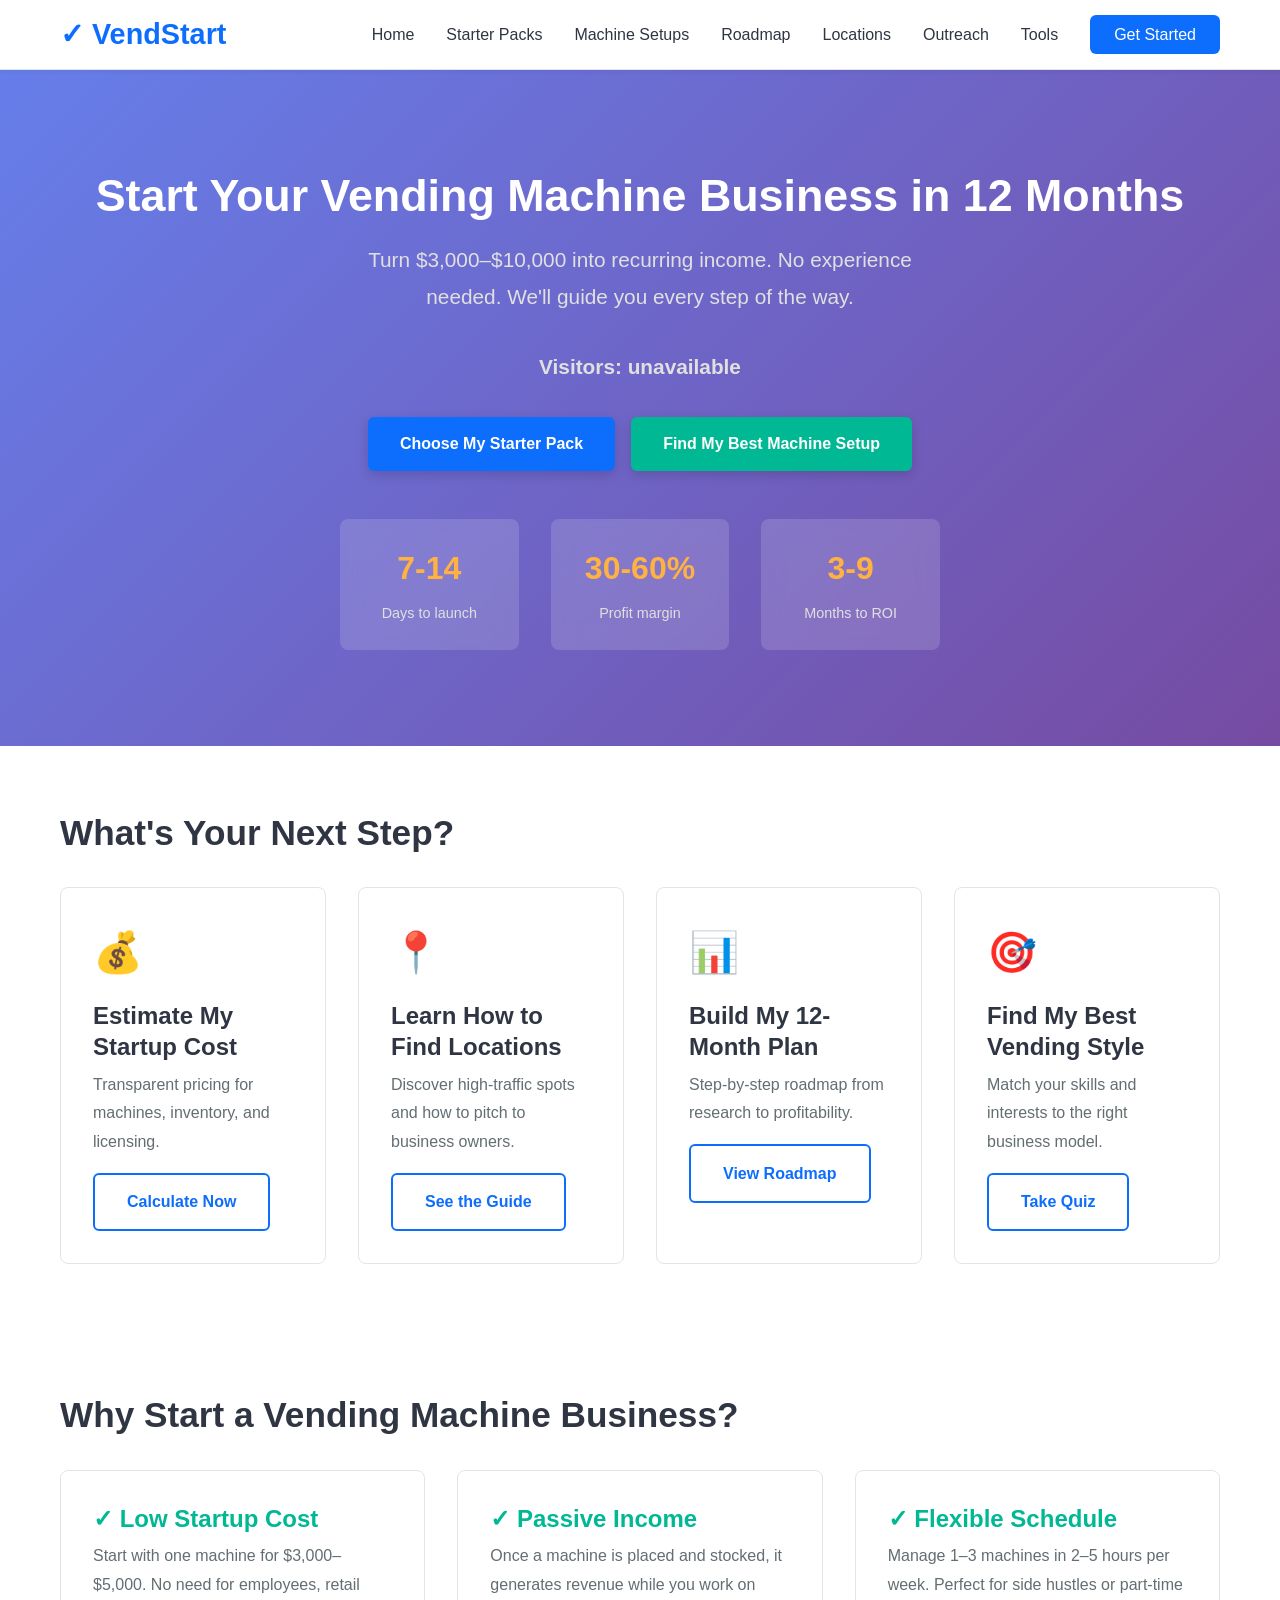
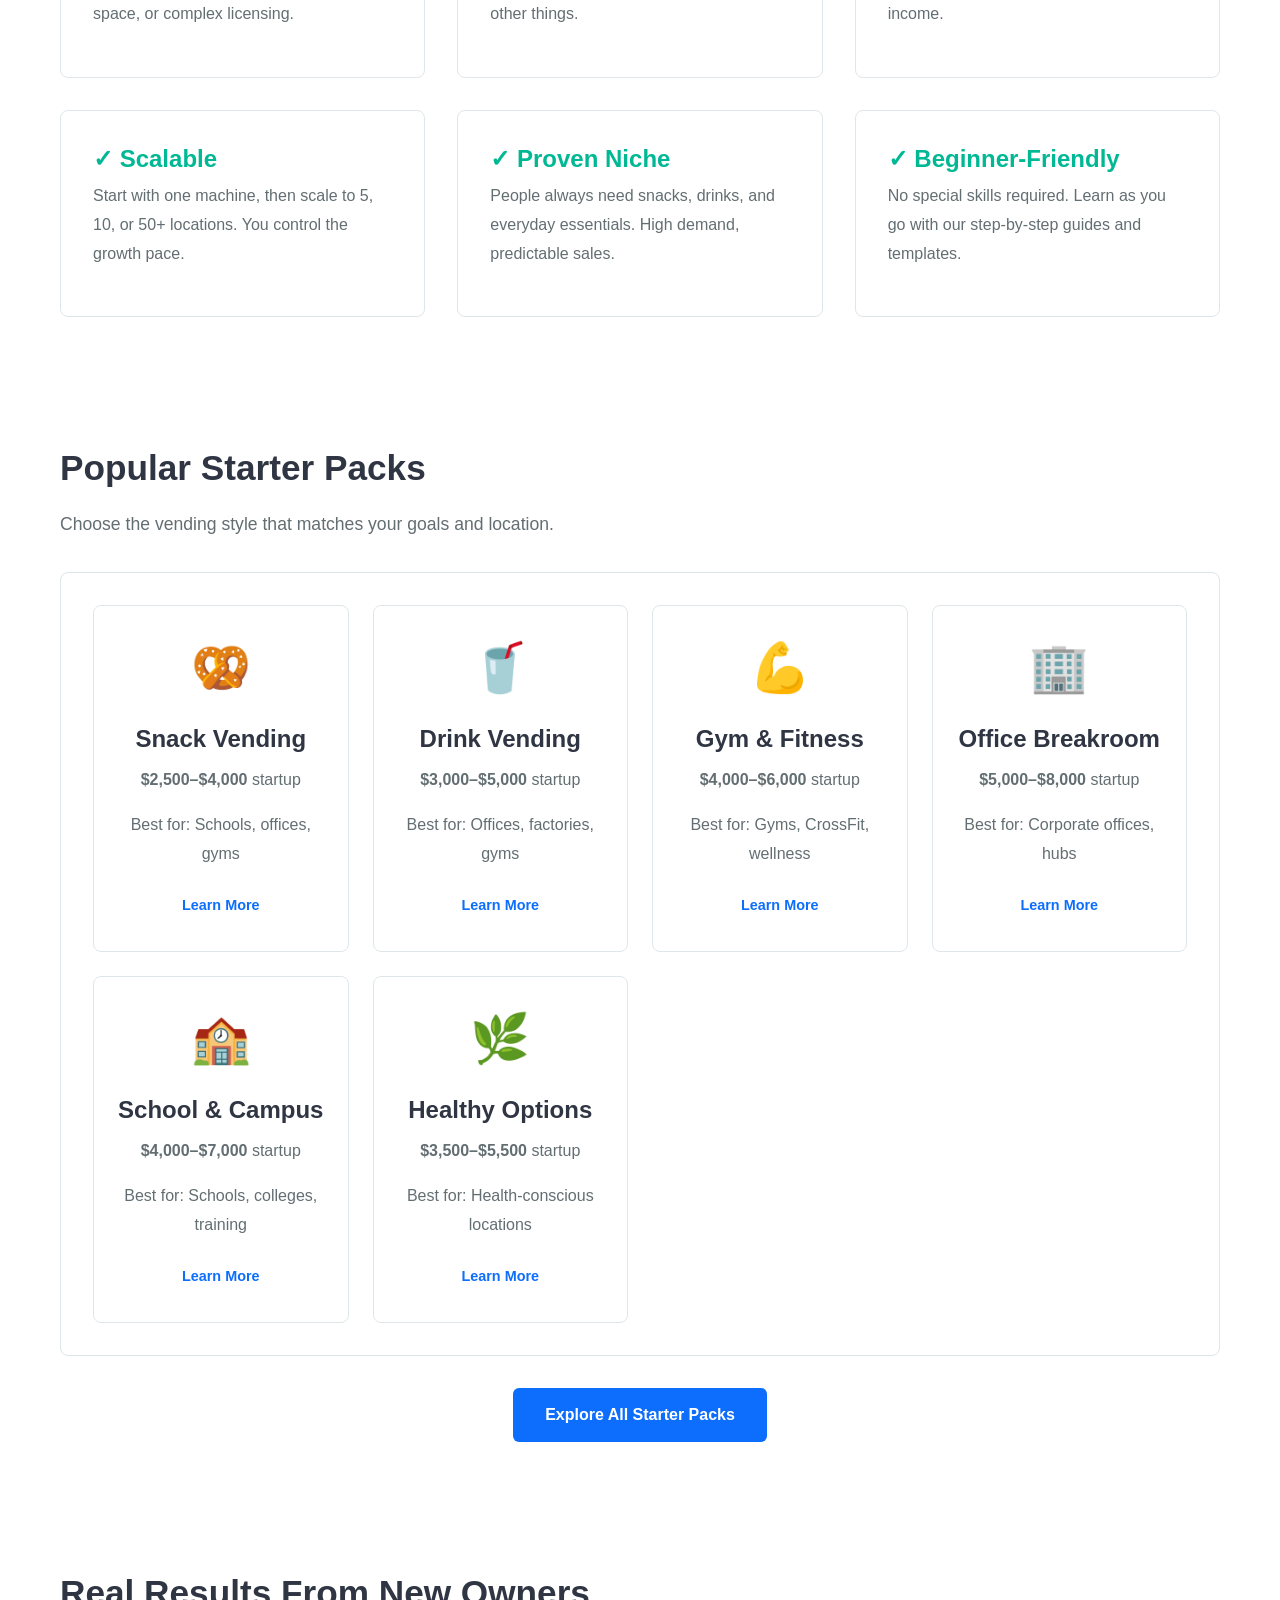
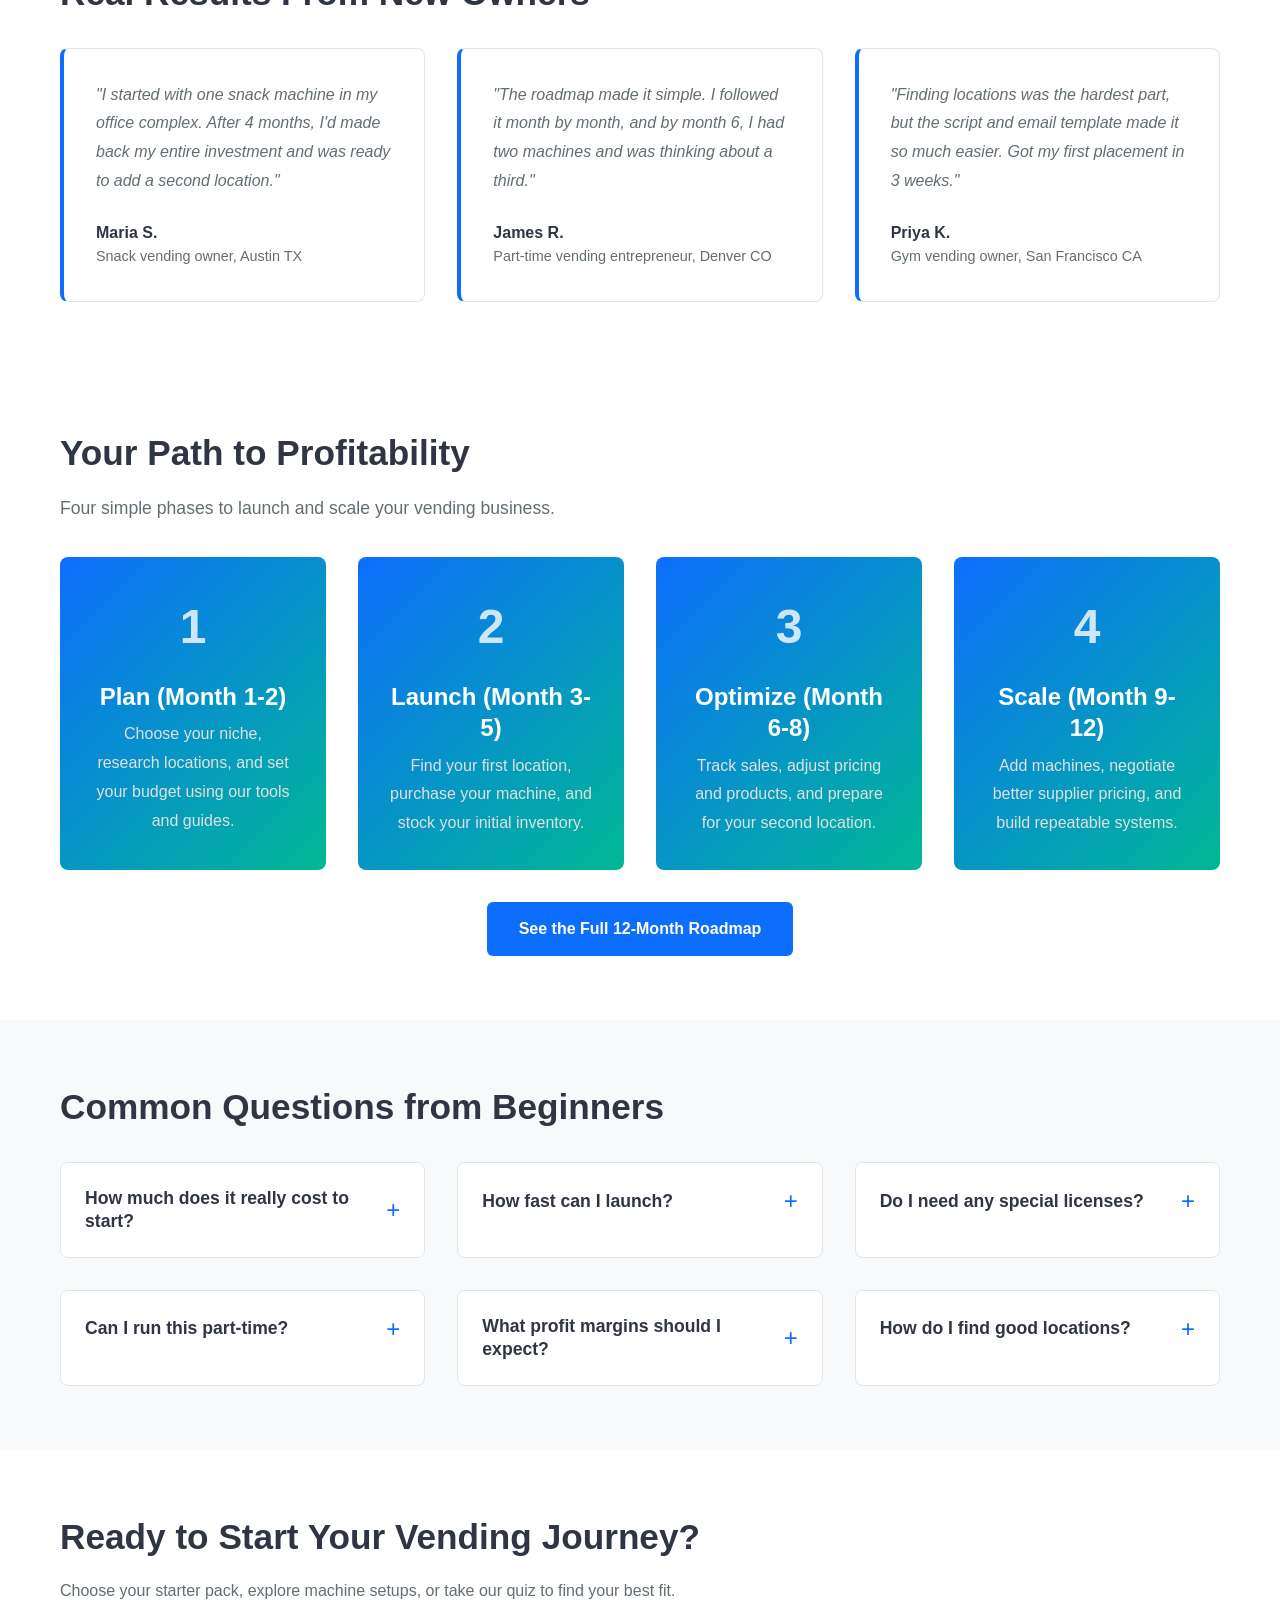
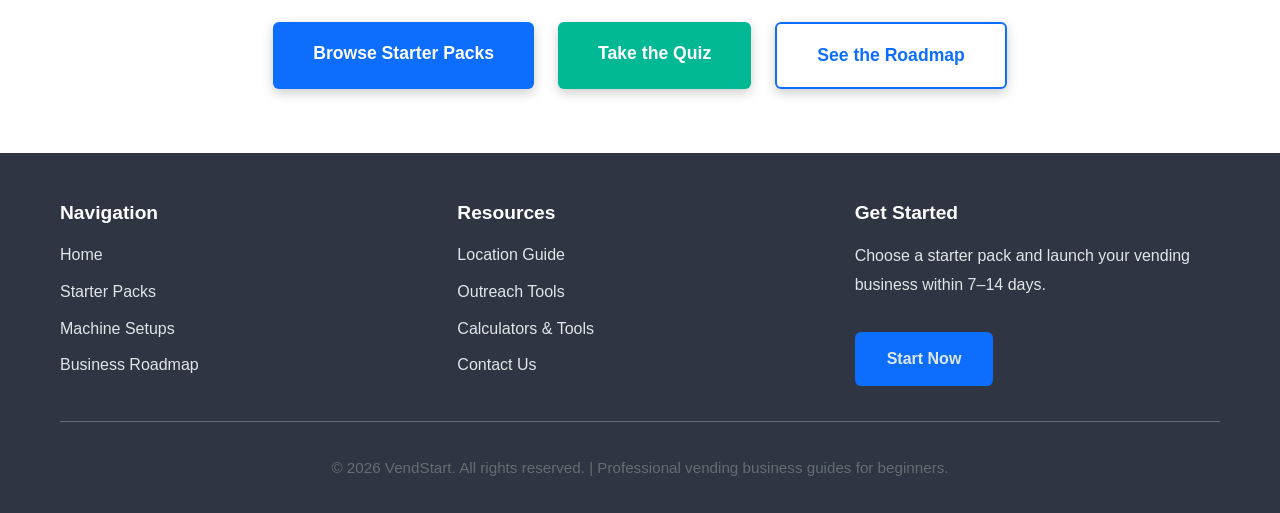
<file: index.html>
<!DOCTYPE html>
<html lang="en">
<head>
    <meta charset="UTF-8">
    <meta name="viewport" content="width=device-width, initial-scale=1.0">
    <title>Vending Machine Business Startup - Start Today</title>
    <link rel="stylesheet" href="css/styles.css">
</head>
<body>
    <!-- Navigation -->
    <nav class="navbar">
        <div class="container">
            <div class="logo">
                <h1>✓ VendStart</h1>
            </div>
            <ul class="nav-links">
                <li><a href="index.html">Home</a></li>
                <li><a href="starter-packs.html">Starter Packs</a></li>
                <li><a href="machine-setups.html">Machine Setups</a></li>
                <li><a href="business-roadmap.html">Roadmap</a></li>
                <li><a href="location-guide.html">Locations</a></li>
                <li><a href="outreach-tools.html">Outreach</a></li>
                <li><a href="tools.html">Tools</a></li>
                <li><a href="#contact" class="cta-btn">Get Started</a></li>
            </ul>
        </div>
    </nav>

    <!-- Hero Section -->
    <section class="hero">
        <div class="container">
            <div class="hero-content">
                <h1>Start Your Vending Machine Business in 12 Months</h1>
                <p>Turn $3,000–$10,000 into recurring income. No experience needed. We'll guide you every step of the way.</p>
                <p><strong id="visitor-count">Visitors: …</strong></p>

                
                <!-- Main CTA Buttons -->
                <div class="cta-group">
                    <a href="starter-packs.html" class="btn btn-primary">Choose My Starter Pack</a>
                    <a href="machine-setups.html" class="btn btn-secondary">Find My Best Machine Setup</a>
                </div>

                <!-- Quick Stats -->
                <div class="stats">
                    <div class="stat">
                        <div class="stat-value">7-14</div>
                        <div class="stat-label">Days to launch</div>
                    </div>
                    <div class="stat">
                        <div class="stat-value">30-60%</div>
                        <div class="stat-label">Profit margin</div>
                    </div>
                    <div class="stat">
                        <div class="stat-value">3-9</div>
                        <div class="stat-label">Months to ROI</div>
                    </div>
                </div>
            </div>
        </div>
    </section>

    <!-- Quick Action Cards -->
    <section class="quick-actions">
        <div class="container">
            <h2>What's Your Next Step?</h2>
            <div class="action-grid">
                <div class="action-card">
                    <div class="card-icon">💰</div>
                    <h3>Estimate My Startup Cost</h3>
                    <p>Transparent pricing for machines, inventory, and licensing.</p>
                    <a href="tools.html#cost-estimator" class="btn btn-outline">Calculate Now</a>
                </div>
                <div class="action-card">
                    <div class="card-icon">📍</div>
                    <h3>Learn How to Find Locations</h3>
                    <p>Discover high-traffic spots and how to pitch to business owners.</p>
                    <a href="location-guide.html" class="btn btn-outline">See the Guide</a>
                </div>
                <div class="action-card">
                    <div class="card-icon">📊</div>
                    <h3>Build My 12-Month Plan</h3>
                    <p>Step-by-step roadmap from research to profitability.</p>
                    <a href="business-roadmap.html#roadmap" class="btn btn-outline">View Roadmap</a>
                </div>
                <div class="action-card">
                    <div class="card-icon">🎯</div>
                    <h3>Find My Best Vending Style</h3>
                    <p>Match your skills and interests to the right business model.</p>
                    <a href="tools.html#quiz" class="btn btn-outline">Take Quiz</a>
                </div>
            </div>
        </div>
    </section>

    <!-- Why Vending Machines -->
    <section class="why-section">
        <div class="container">
            <h2>Why Start a Vending Machine Business?</h2>
            <div class="reasons-grid">
                <div class="reason-card">
                    <h3>✓ Low Startup Cost</h3>
                    <p>Start with one machine for $3,000–$5,000. No need for employees, retail space, or complex licensing.</p>
                </div>
                <div class="reason-card">
                    <h3>✓ Passive Income</h3>
                    <p>Once a machine is placed and stocked, it generates revenue while you work on other things.</p>
                </div>
                <div class="reason-card">
                    <h3>✓ Flexible Schedule</h3>
                    <p>Manage 1–3 machines in 2–5 hours per week. Perfect for side hustles or part-time income.</p>
                </div>
                <div class="reason-card">
                    <h3>✓ Scalable</h3>
                    <p>Start with one machine, then scale to 5, 10, or 50+ locations. You control the growth pace.</p>
                </div>
                <div class="reason-card">
                    <h3>✓ Proven Niche</h3>
                    <p>People always need snacks, drinks, and everyday essentials. High demand, predictable sales.</p>
                </div>
                <div class="reason-card">
                    <h3>✓ Beginner-Friendly</h3>
                    <p>No special skills required. Learn as you go with our step-by-step guides and templates.</p>
                </div>
            </div>
        </div>
    </section>

    <!-- Starter Pack Preview -->
    <section class="starter-pack-preview">
        <div class="container">
            <h2>Popular Starter Packs</h2>
            <p class="section-subtitle">Choose the vending style that matches your goals and location.</p>
            
            <div class="pack-preview-grid">
                <div class="pack-card">
                    <div class="pack-icon">🥨</div>
                    <h3>Snack Vending</h3>
                    <p><strong>$2,500–$4,000</strong> startup</p>
                    <p>Best for: Schools, offices, gyms</p>
                    <a href="starter-packs.html#snack-pack" class="btn btn-sm">Learn More</a>
                </div>
                <div class="pack-card">
                    <div class="pack-icon">🥤</div>
                    <h3>Drink Vending</h3>
                    <p><strong>$3,000–$5,000</strong> startup</p>
                    <p>Best for: Offices, factories, gyms</p>
                    <a href="starter-packs.html#drink-pack" class="btn btn-sm">Learn More</a>
                </div>
                <div class="pack-card">
                    <div class="pack-icon">💪</div>
                    <h3>Gym & Fitness</h3>
                    <p><strong>$4,000–$6,000</strong> startup</p>
                    <p>Best for: Gyms, CrossFit, wellness</p>
                    <a href="starter-packs.html#gym-pack" class="btn btn-sm">Learn More</a>
                </div>
                <div class="pack-card">
                    <div class="pack-icon">🏢</div>
                    <h3>Office Breakroom</h3>
                    <p><strong>$5,000–$8,000</strong> startup</p>
                    <p>Best for: Corporate offices, hubs</p>
                    <a href="starter-packs.html#office-pack" class="btn btn-sm">Learn More</a>
                </div>
                <div class="pack-card">
                    <div class="pack-icon">🏫</div>
                    <h3>School & Campus</h3>
                    <p><strong>$4,000–$7,000</strong> startup</p>
                    <p>Best for: Schools, colleges, training</p>
                    <a href="starter-packs.html#school-pack" class="btn btn-sm">Learn More</a>
                </div>
                <div class="pack-card">
                    <div class="pack-icon">🌿</div>
                    <h3>Healthy Options</h3>
                    <p><strong>$3,500–$5,500</strong> startup</p>
                    <p>Best for: Health-conscious locations</p>
                    <a href="starter-packs.html#healthy-pack" class="btn btn-sm">Learn More</a>
                </div>
            </div>

            <div class="center">
                <a href="starter-packs.html" class="btn btn-primary">Explore All Starter Packs</a>
            </div>
        </div>
    </section>

    <!-- Success Stories / Social Proof -->
    <section class="testimonials">
        <div class="container">
            <h2>Real Results From New Owners</h2>
            
            <div class="testimonial-grid">
                <div class="testimonial">
                    <div class="testimonial-text">
                        <p>"I started with one snack machine in my office complex. After 4 months, I'd made back my entire investment and was ready to add a second location."</p>
                    </div>
                    <div class="testimonial-author">
                        <strong>Maria S.</strong>
                        <span>Snack vending owner, Austin TX</span>
                    </div>
                </div>

                <div class="testimonial">
                    <div class="testimonial-text">
                        <p>"The roadmap made it simple. I followed it month by month, and by month 6, I had two machines and was thinking about a third."</p>
                    </div>
                    <div class="testimonial-author">
                        <strong>James R.</strong>
                        <span>Part-time vending entrepreneur, Denver CO</span>
                    </div>
                </div>

                <div class="testimonial">
                    <div class="testimonial-text">
                        <p>"Finding locations was the hardest part, but the script and email template made it so much easier. Got my first placement in 3 weeks."</p>
                    </div>
                    <div class="testimonial-author">
                        <strong>Priya K.</strong>
                        <span>Gym vending owner, San Francisco CA</span>
                    </div>
                </div>
            </div>
        </div>
    </section>

    <!-- How It Works -->
    <section class="how-it-works">
        <div class="container">
            <h2>Your Path to Profitability</h2>
            <p class="section-subtitle">Four simple phases to launch and scale your vending business.</p>
            
            <div class="steps">
                <div class="step">
                    <div class="step-number">1</div>
                    <h3>Plan (Month 1-2)</h3>
                    <p>Choose your niche, research locations, and set your budget using our tools and guides.</p>
                </div>
                <div class="step">
                    <div class="step-number">2</div>
                    <h3>Launch (Month 3-5)</h3>
                    <p>Find your first location, purchase your machine, and stock your initial inventory.</p>
                </div>
                <div class="step">
                    <div class="step-number">3</div>
                    <h3>Optimize (Month 6-8)</h3>
                    <p>Track sales, adjust pricing and products, and prepare for your second location.</p>
                </div>
                <div class="step">
                    <div class="step-number">4</div>
                    <h3>Scale (Month 9-12)</h3>
                    <p>Add machines, negotiate better supplier pricing, and build repeatable systems.</p>
                </div>
            </div>

            <div class="center">
                <a href="business-roadmap.html" class="btn btn-primary">See the Full 12-Month Roadmap</a>
            </div>
        </div>
    </section>

    <!-- FAQ Preview -->
    <section class="faq-preview">
        <div class="container">
            <h2>Common Questions from Beginners</h2>
            
            <div class="faq-grid">
                <div class="faq-item">
                    <button class="faq-toggle">
                        <h3>How much does it really cost to start?</h3>
                        <span>+</span>
                    </button>
                    <div class="faq-answer">
                        <p>Most owners start between $2,500–$10,000 depending on machine type and inventory. Your first machine might cost $1,500–$3,000, with another $1,000–$3,000 for initial inventory. We break this down by starter pack on our pricing page.</p>
                    </div>
                </div>

                <div class="faq-item">
                    <button class="faq-toggle">
                        <h3>How fast can I launch?</h3>
                        <span>+</span>
                    </button>
                    <div class="faq-answer">
                        <p>Typically 7–14 days from finding a location to placing your first machine and making your first sale. Most of the time goes into location scouting and getting permission from the business owner.</p>
                    </div>
                </div>

                <div class="faq-item">
                    <button class="faq-toggle">
                        <h3>Do I need any special licenses?</h3>
                        <span>+</span>
                    </button>
                    <div class="faq-answer">
                        <p>It depends on your state and the products you sell. Most states require a simple business license and food handling permit. Check your local requirements—we provide a checklist in the Roadmap section.</p>
                    </div>
                </div>

                <div class="faq-item">
                    <button class="faq-toggle">
                        <h3>Can I run this part-time?</h3>
                        <span>+</span>
                    </button>
                    <div class="faq-answer">
                        <p>Absolutely. Most owners manage 1–3 machines with 2–5 hours per week per machine. It's perfect for a side hustle or second income stream.</p>
                    </div>
                </div>

                <div class="faq-item">
                    <button class="faq-toggle">
                        <h3>What profit margins should I expect?</h3>
                        <span>+</span>
                    </button>
                    <div class="faq-answer">
                        <p>Gross margins typically range from 30–60% depending on the products and location. For example, a snack with a $0.30 cost selling for $1.00 = 70% gross margin. After restocking costs and time, net margins are typically 20–40%.</p>
                    </div>
                </div>

                <div class="faq-item">
                    <button class="faq-toggle">
                        <h3>How do I find good locations?</h3>
                        <span>+</span>
                    </button>
                    <div class="faq-answer">
                        <p>Look for high-traffic areas with employees or customers, no nearby food options, and long operating hours (offices, gyms, factories, schools). We have a full Location Guide with a scoring checklist.</p>
                    </div>
                </div>
            </div>
        </div>
    </section>

    <!-- Final CTA -->
    <section class="final-cta" id="contact">
        <div class="container">
            <h2>Ready to Start Your Vending Journey?</h2>
            <p>Choose your starter pack, explore machine setups, or take our quiz to find your best fit.</p>
            <div class="cta-buttons">
                <a href="starter-packs.html" class="btn btn-primary btn-large">Browse Starter Packs</a>
                <a href="tools.html#quiz" class="btn btn-secondary btn-large">Take the Quiz</a>
                <a href="business-roadmap.html" class="btn btn-outline btn-large">See the Roadmap</a>
            </div>
        </div>
    </section>

    <!-- Footer -->
    <footer class="footer">
        <div class="container">
            <div class="footer-grid">
                <div class="footer-section">
                    <h4>Navigation</h4>
                    <ul>
                        <li><a href="index.html">Home</a></li>
                        <li><a href="starter-packs.html">Starter Packs</a></li>
                        <li><a href="machine-setups.html">Machine Setups</a></li>
                        <li><a href="business-roadmap.html">Business Roadmap</a></li>
                    </ul>
                </div>
                <div class="footer-section">
                    <h4>Resources</h4>
                    <ul>
                        <li><a href="location-guide.html">Location Guide</a></li>
                        <li><a href="outreach-tools.html">Outreach Tools</a></li>
                        <li><a href="tools.html">Calculators & Tools</a></li>
                        <li><a href="#">Contact Us</a></li>
                    </ul>
                </div>
                <div class="footer-section">
                    <h4>Get Started</h4>
                    <p>Choose a starter pack and launch your vending business within 7–14 days.</p>
                    <a href="starter-packs.html" class="btn btn-primary">Start Now</a>
                </div>
            </div>
            <div class="footer-bottom">
                <p>&copy; 2026 VendStart. All rights reserved. | Professional vending business guides for beginners.</p>
            </div>
        </div>
    </footer>

    <script src="js/app.js"></script>
</body>
</html>
</file>
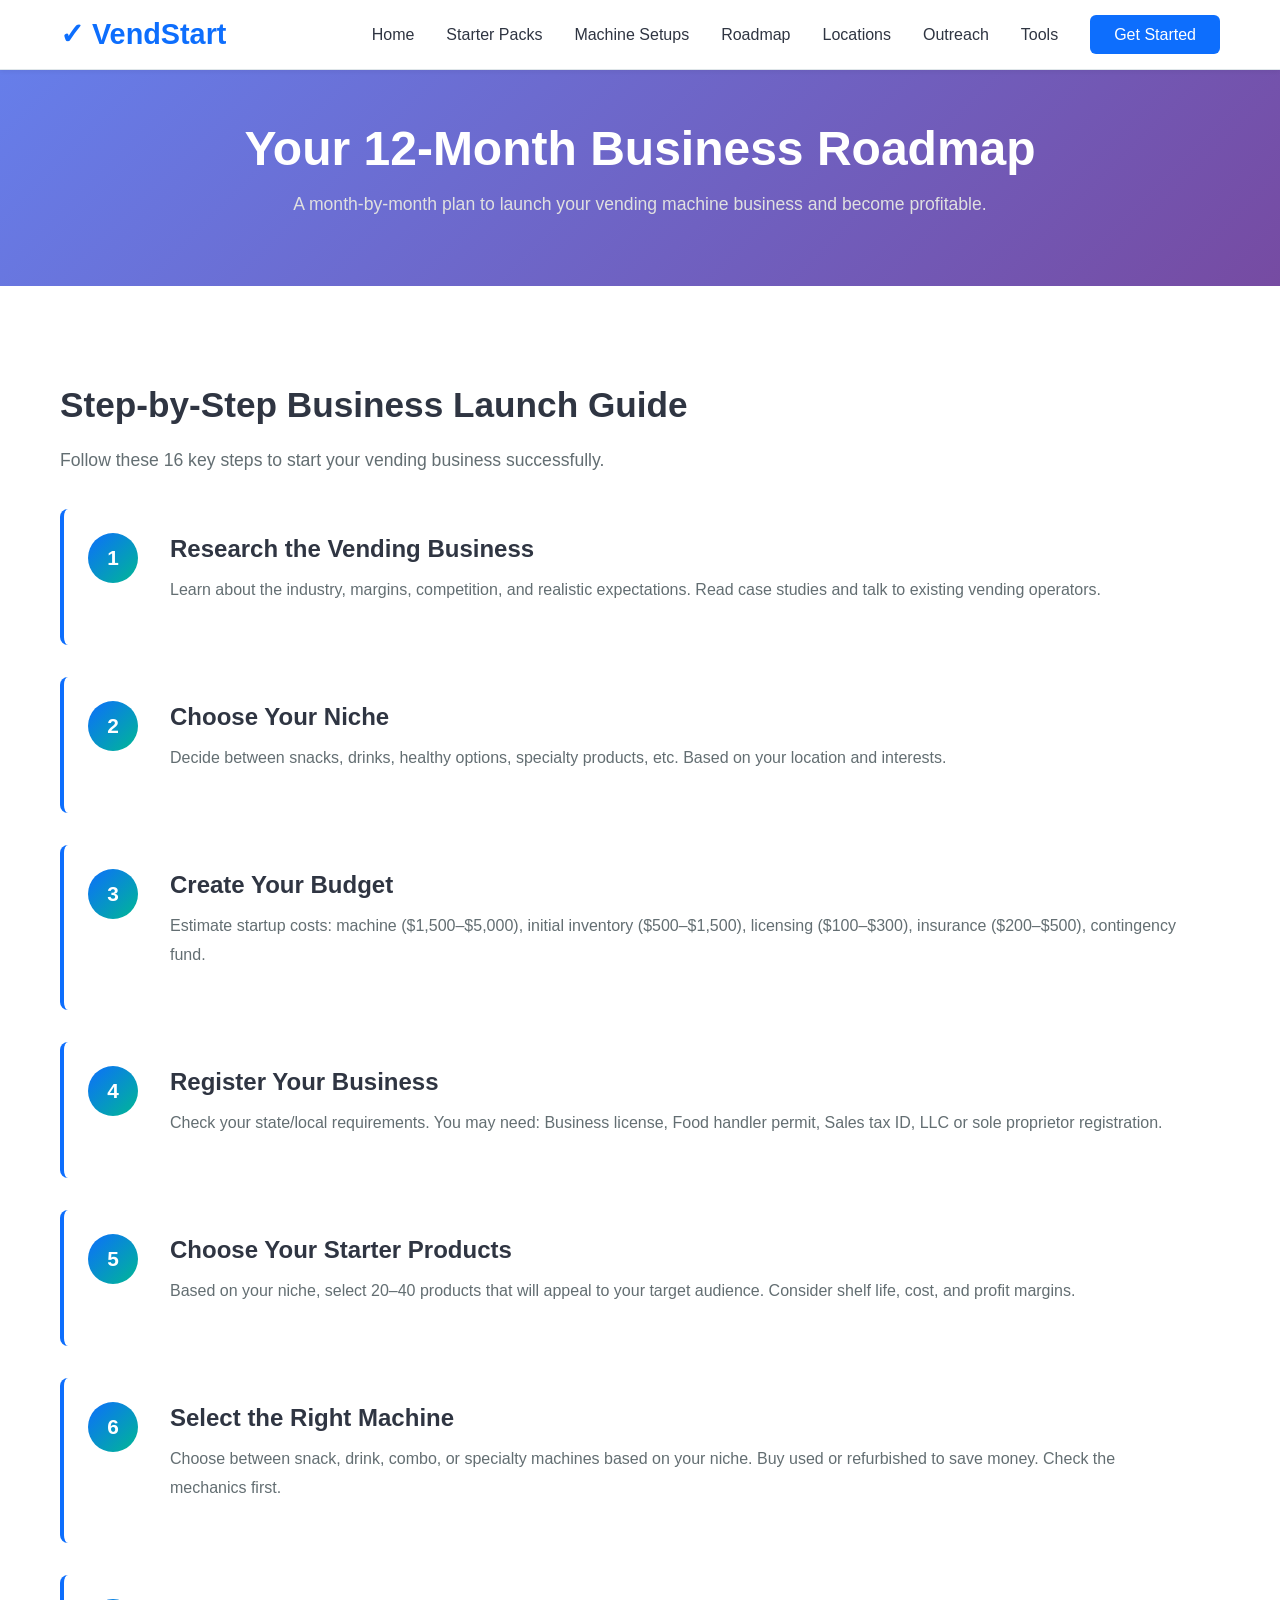
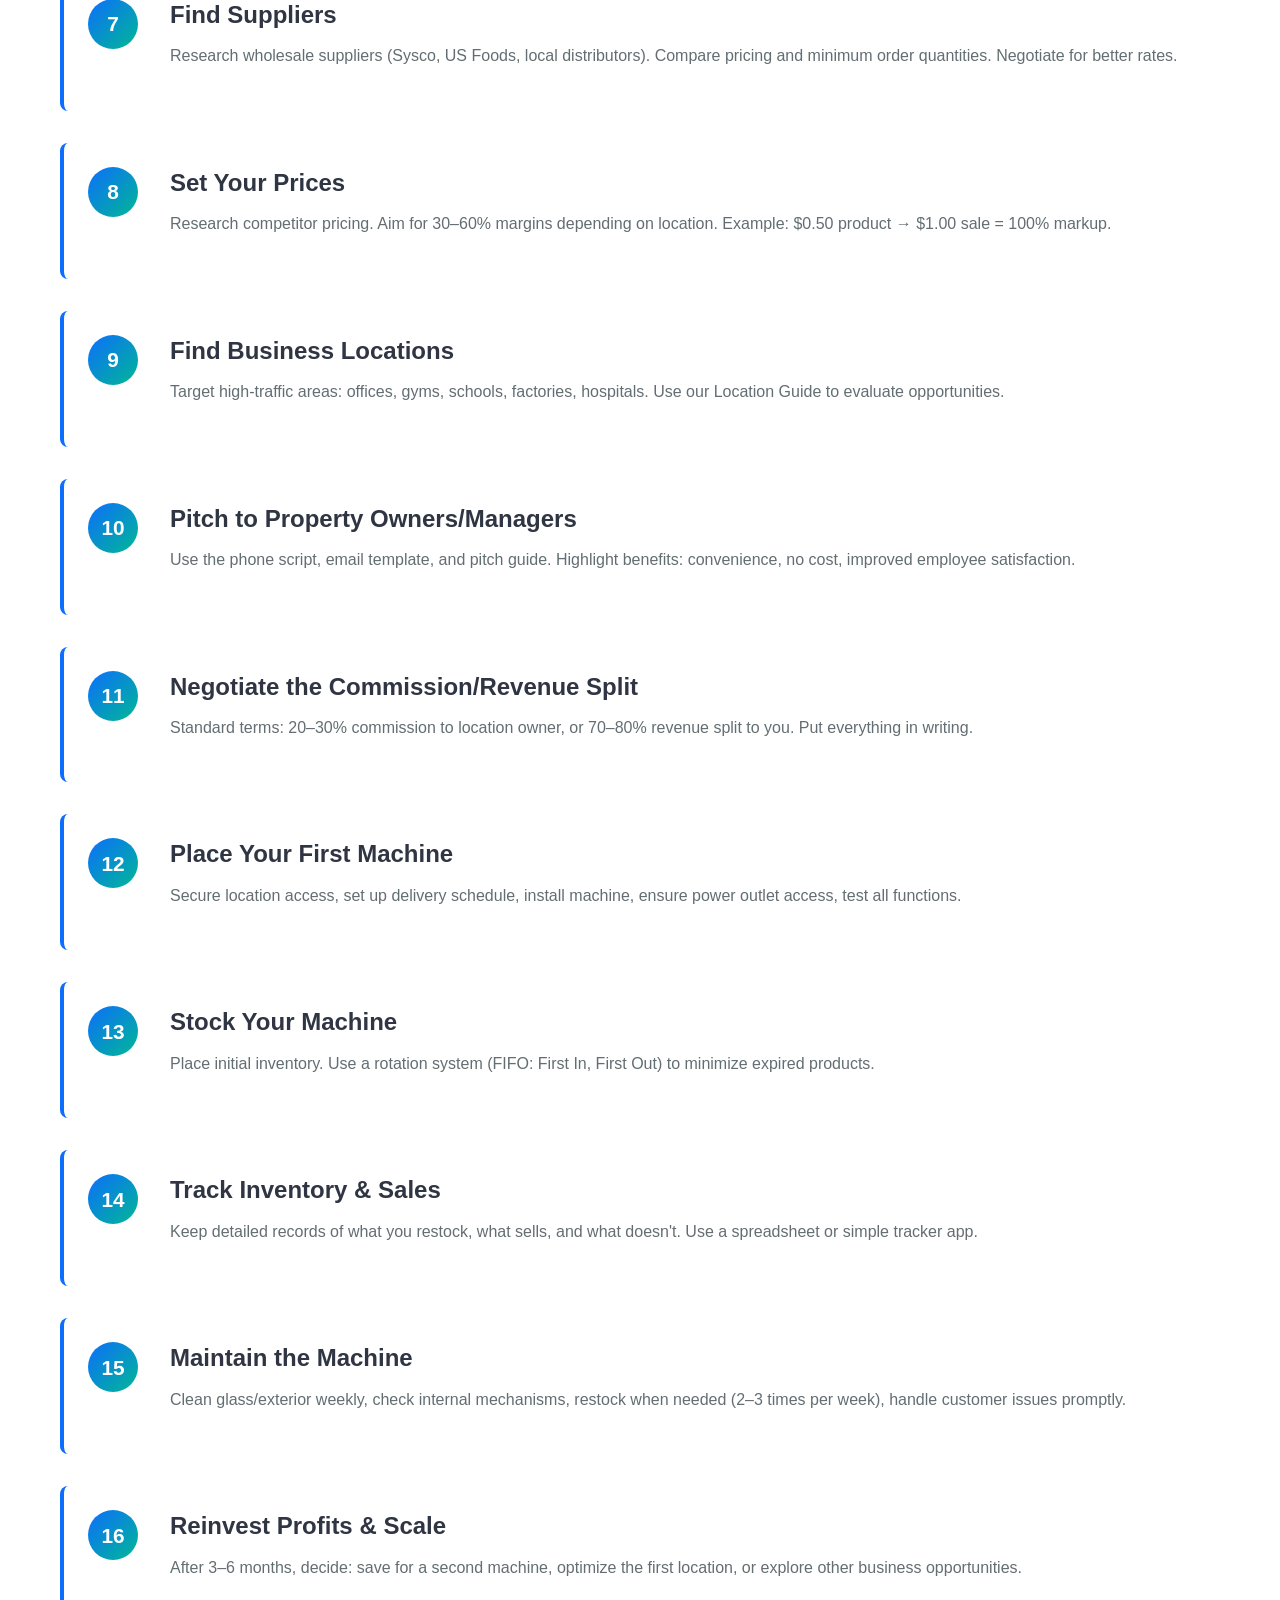
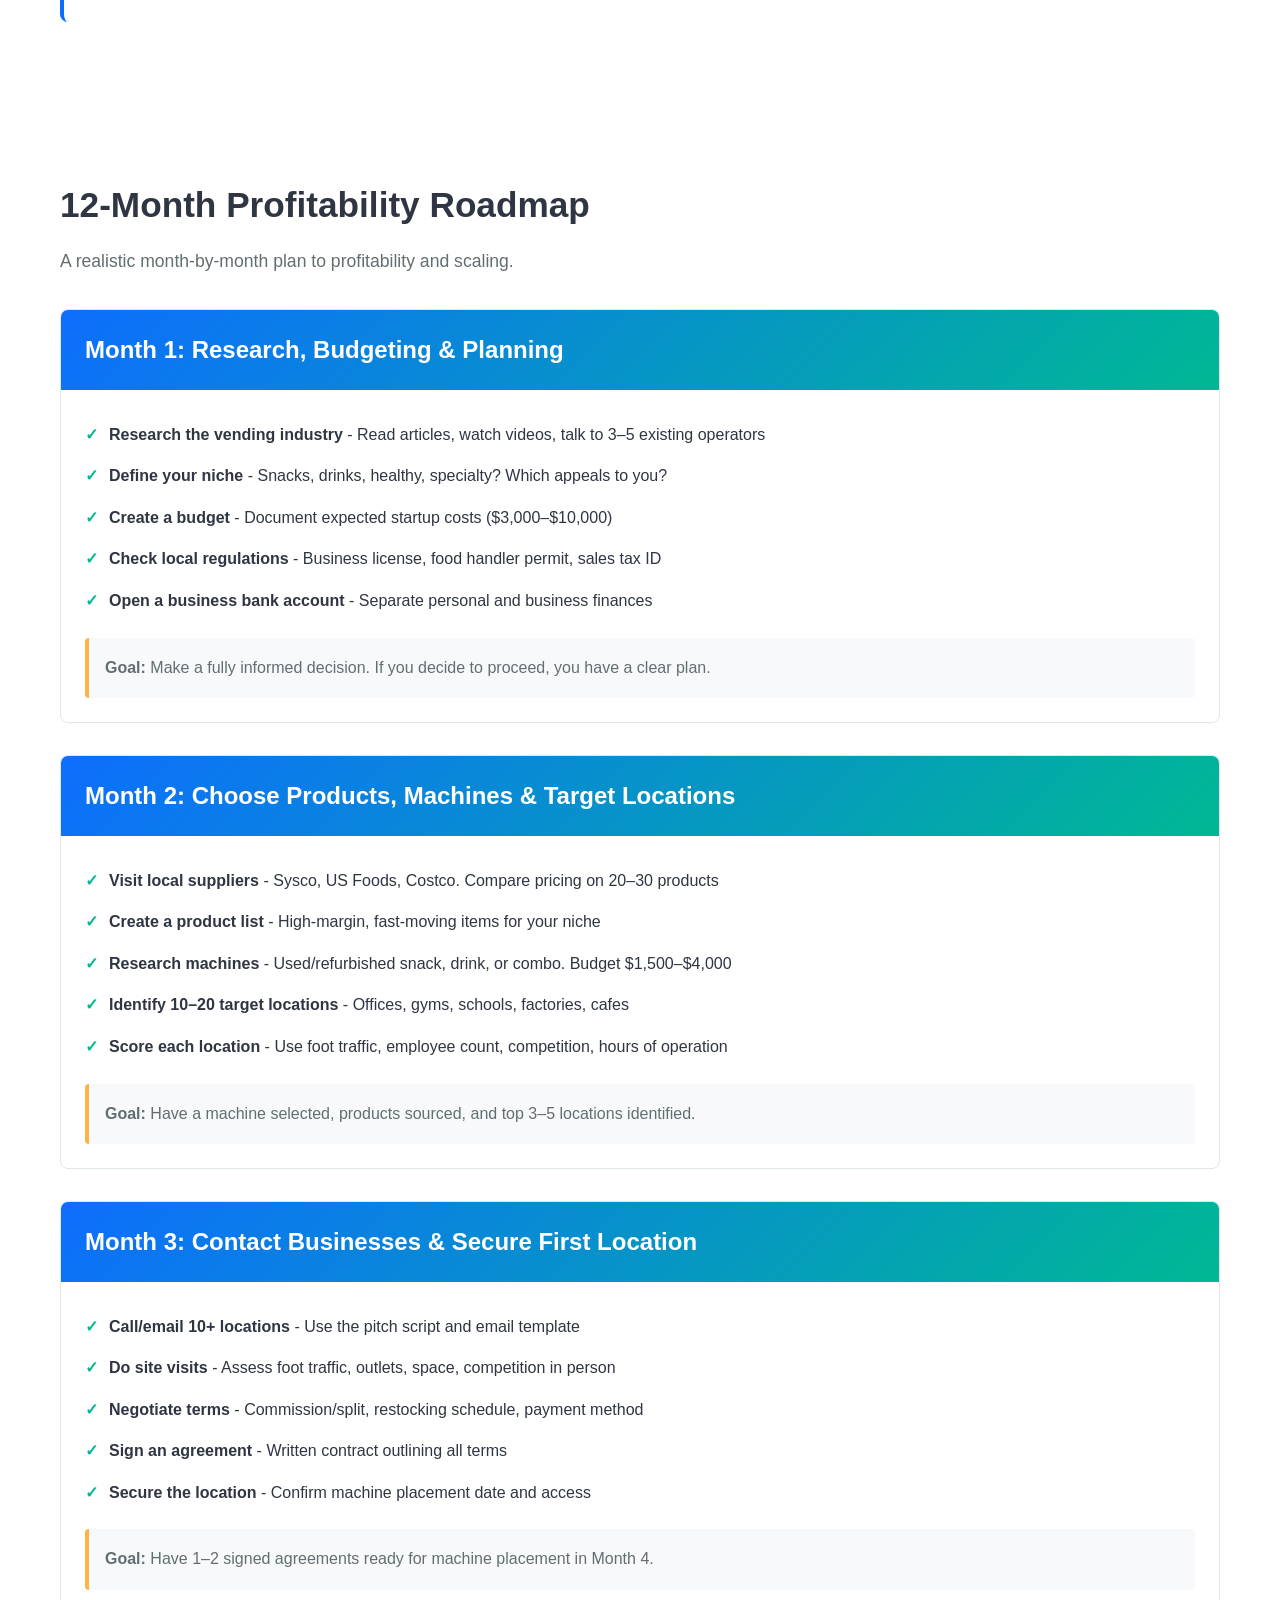
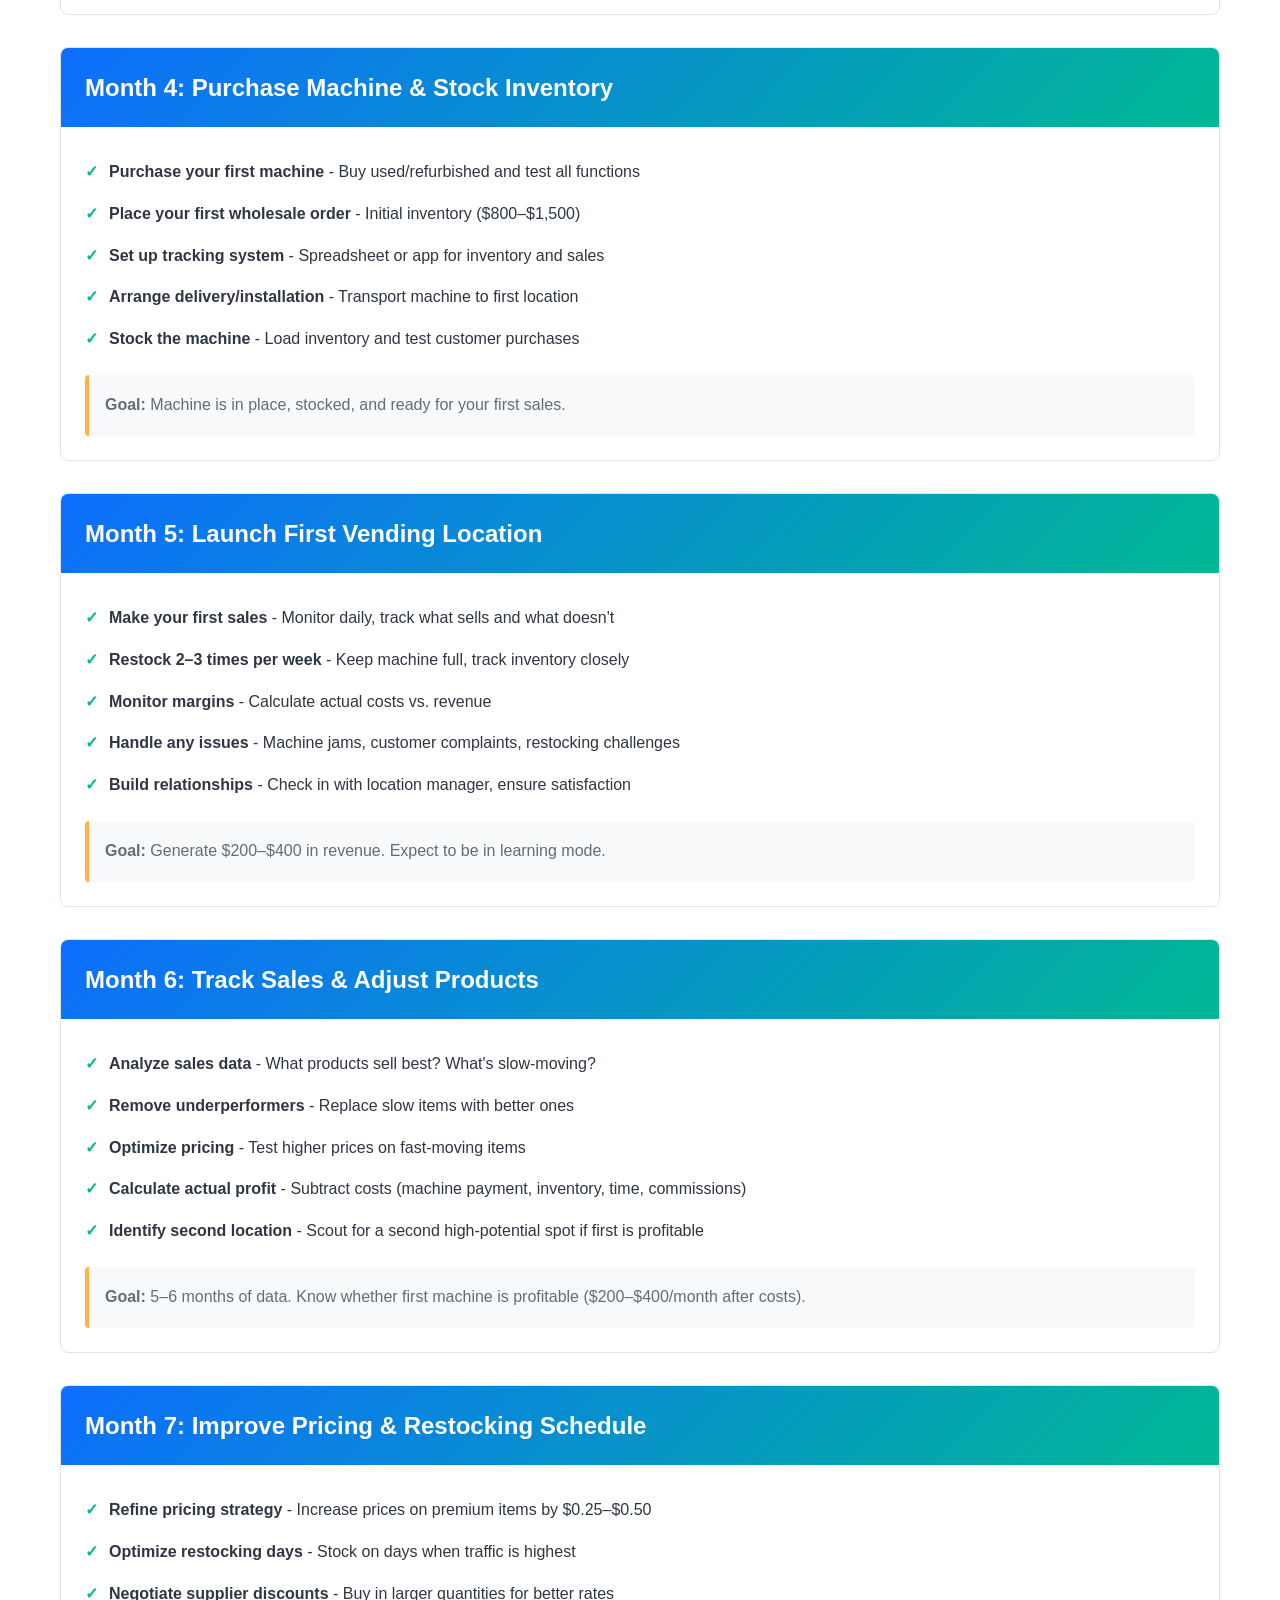
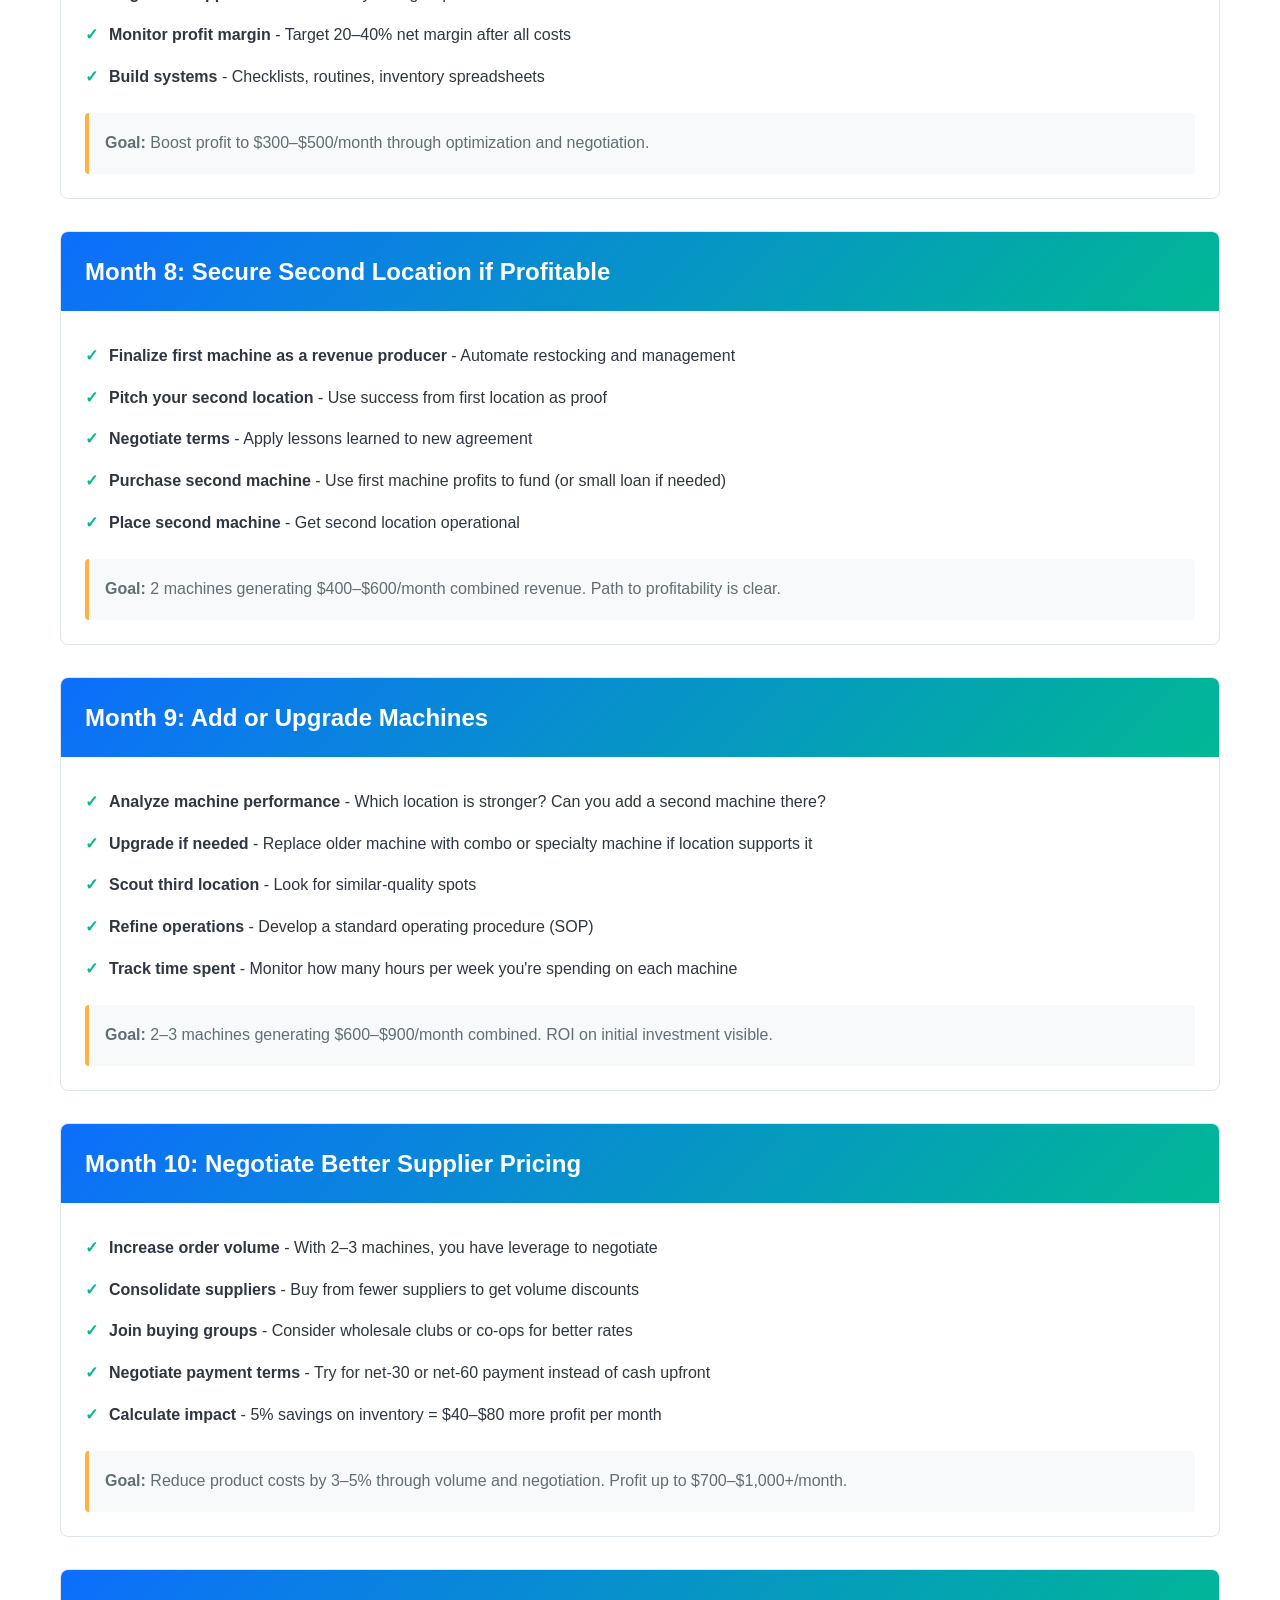
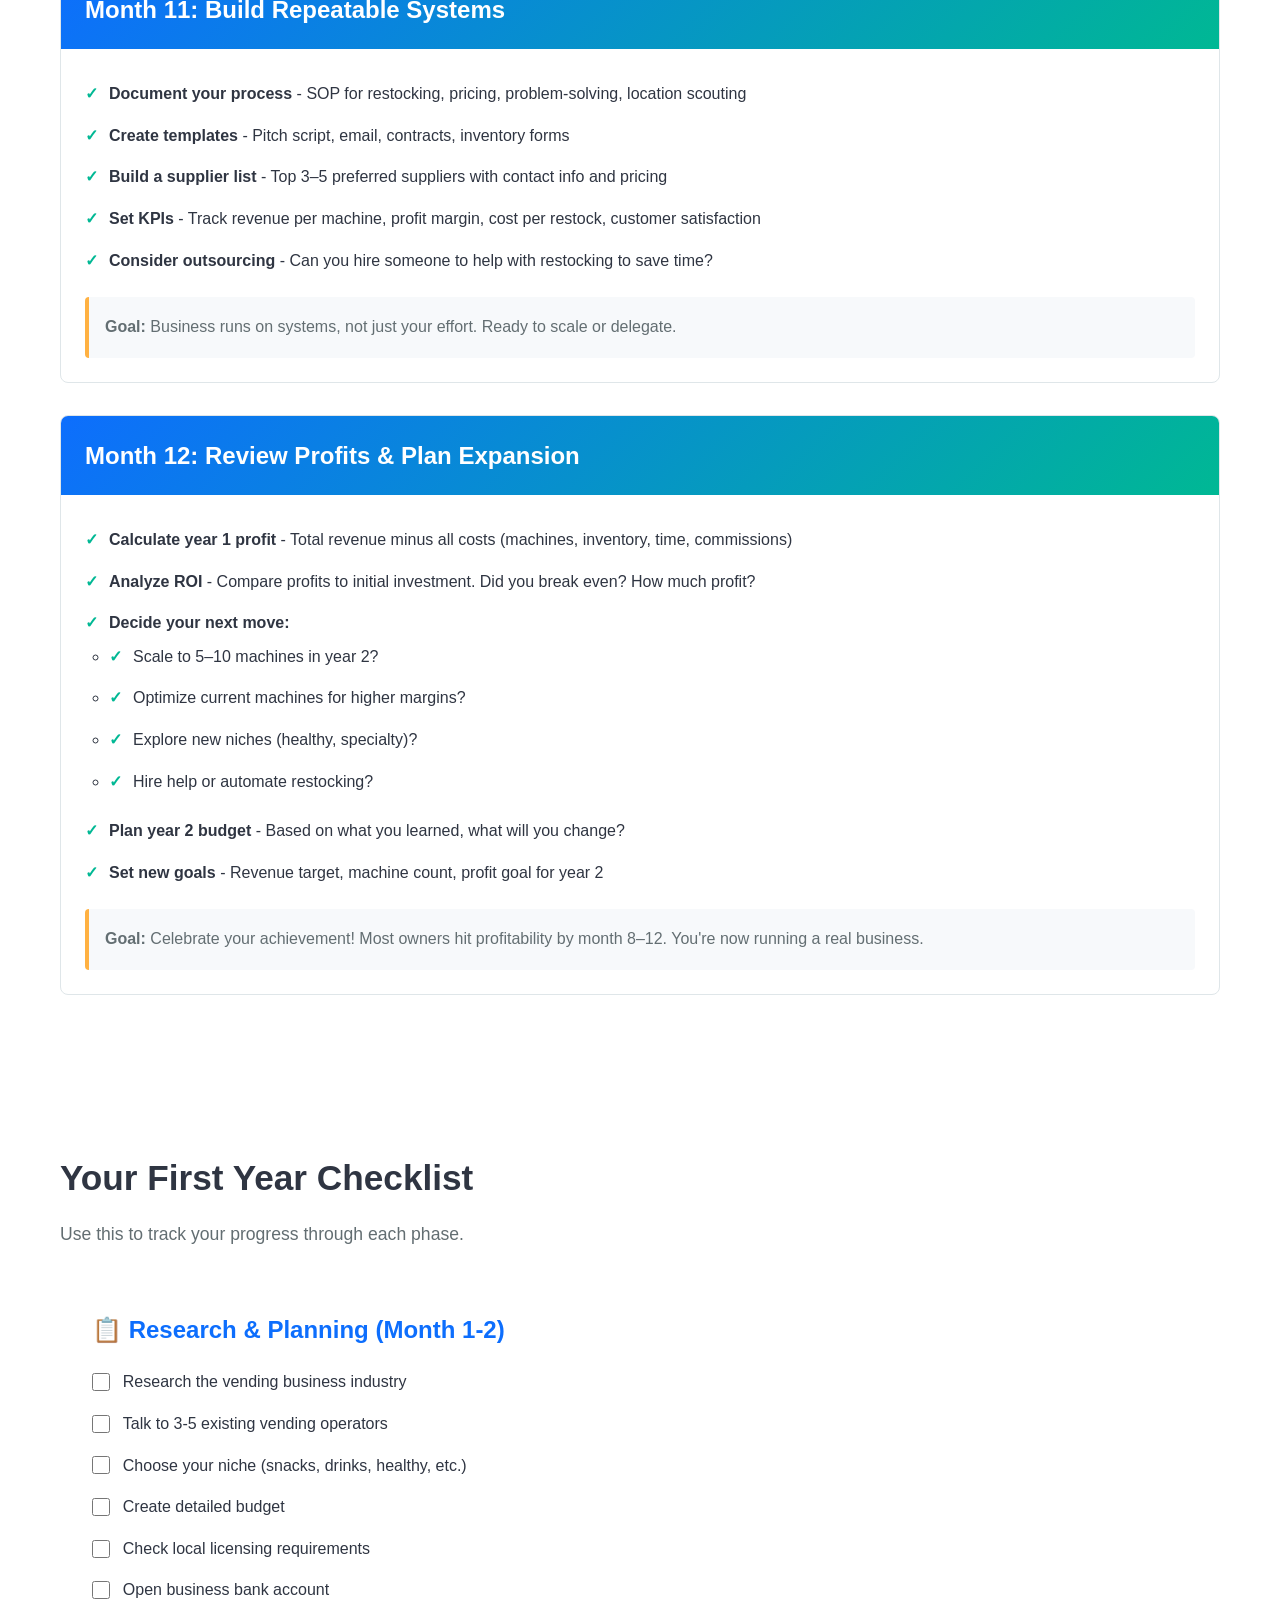
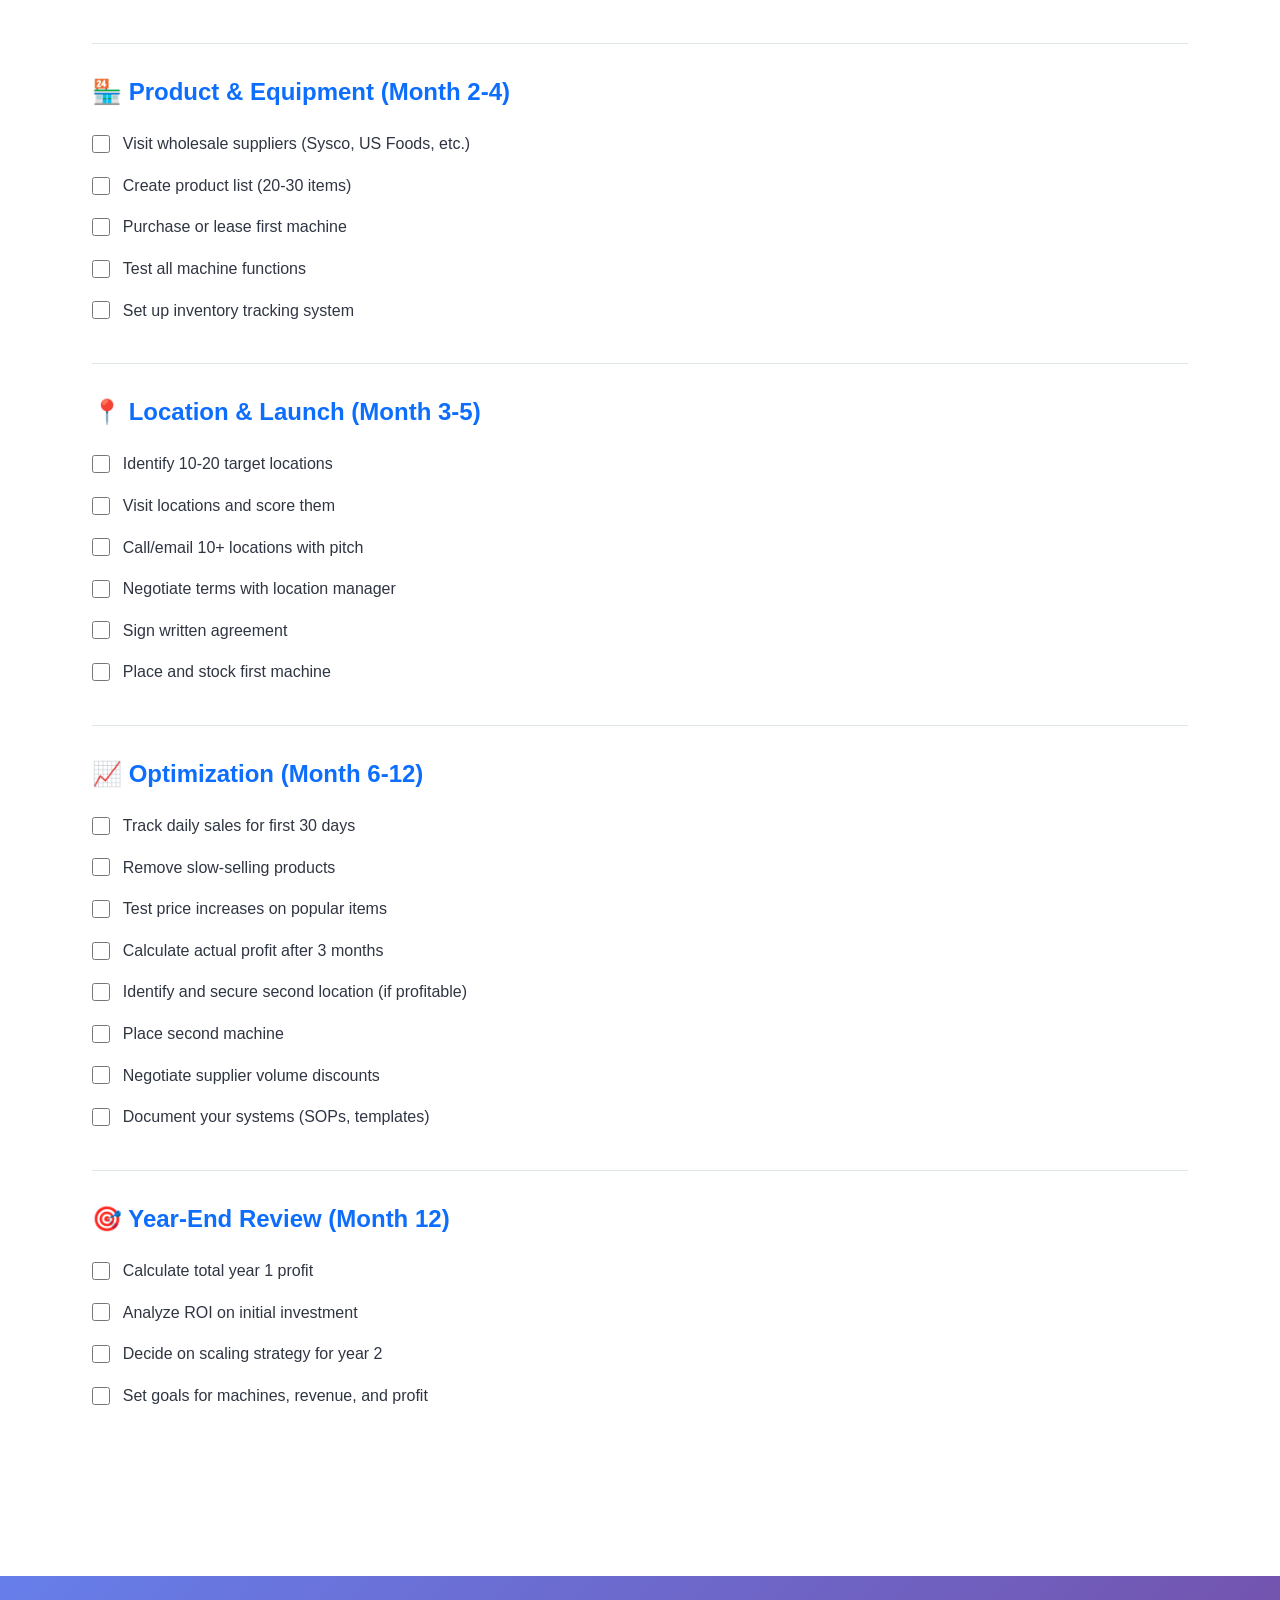
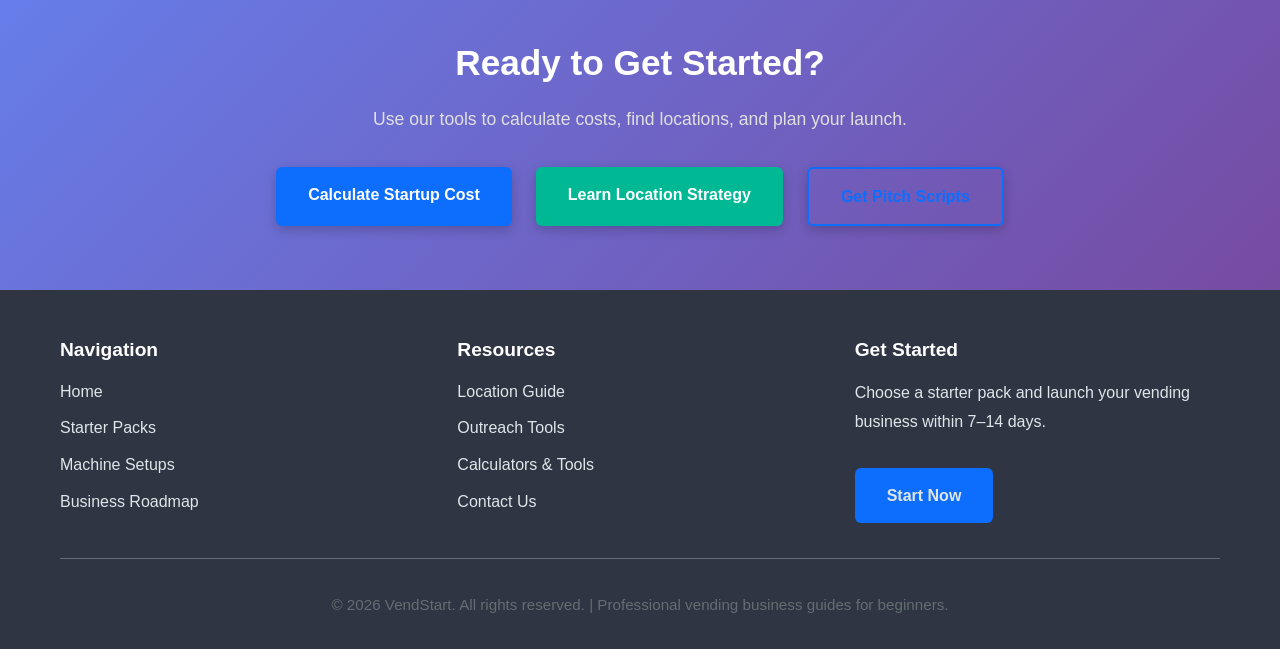
<file: business-roadmap.html>
<!DOCTYPE html>
<html lang="en">
<head>
    <meta charset="UTF-8">
    <meta name="viewport" content="width=device-width, initial-scale=1.0">
    <title>Business Roadmap - Vending Machine Business</title>
    <link rel="stylesheet" href="css/styles.css">
</head>
<body>
    <!-- Navigation -->
    <nav class="navbar">
        <div class="container">
            <div class="logo">
                <h1>✓ VendStart</h1>
            </div>
            <ul class="nav-links">
                <li><a href="index.html">Home</a></li>
                <li><a href="starter-packs.html">Starter Packs</a></li>
                <li><a href="machine-setups.html">Machine Setups</a></li>
                <li><a href="business-roadmap.html">Roadmap</a></li>
                <li><a href="location-guide.html">Locations</a></li>
                <li><a href="outreach-tools.html">Outreach</a></li>
                <li><a href="tools.html">Tools</a></li>
                <li><a href="index.html#contact" class="cta-btn">Get Started</a></li>
            </ul>
        </div>
    </nav>

    <!-- Page Header -->
    <section class="page-header">
        <div class="container">
            <h1>Your 12-Month Business Roadmap</h1>
            <p>A month-by-month plan to launch your vending machine business and become profitable.</p>
        </div>
    </section>

    <!-- Step-by-Step Instructions -->
    <section class="steps-guide">
        <div class="container">
            <h2>Step-by-Step Business Launch Guide</h2>
            <p class="section-subtitle">Follow these 16 key steps to start your vending business successfully.</p>

            <div class="steps-list">
                <div class="step-guide">
                    <div class="step-num">1</div>
                    <div class="step-content">
                        <h3>Research the Vending Business</h3>
                        <p>Learn about the industry, margins, competition, and realistic expectations. Read case studies and talk to existing vending operators.</p>
                    </div>
                </div>

                <div class="step-guide">
                    <div class="step-num">2</div>
                    <div class="step-content">
                        <h3>Choose Your Niche</h3>
                        <p>Decide between snacks, drinks, healthy options, specialty products, etc. Based on your location and interests.</p>
                    </div>
                </div>

                <div class="step-guide">
                    <div class="step-num">3</div>
                    <div class="step-content">
                        <h3>Create Your Budget</h3>
                        <p>Estimate startup costs: machine ($1,500–$5,000), initial inventory ($500–$1,500), licensing ($100–$300), insurance ($200–$500), contingency fund.</p>
                    </div>
                </div>

                <div class="step-guide">
                    <div class="step-num">4</div>
                    <div class="step-content">
                        <h3>Register Your Business</h3>
                        <p>Check your state/local requirements. You may need: Business license, Food handler permit, Sales tax ID, LLC or sole proprietor registration.</p>
                    </div>
                </div>

                <div class="step-guide">
                    <div class="step-num">5</div>
                    <div class="step-content">
                        <h3>Choose Your Starter Products</h3>
                        <p>Based on your niche, select 20–40 products that will appeal to your target audience. Consider shelf life, cost, and profit margins.</p>
                    </div>
                </div>

                <div class="step-guide">
                    <div class="step-num">6</div>
                    <div class="step-content">
                        <h3>Select the Right Machine</h3>
                        <p>Choose between snack, drink, combo, or specialty machines based on your niche. Buy used or refurbished to save money. Check the mechanics first.</p>
                    </div>
                </div>

                <div class="step-guide">
                    <div class="step-num">7</div>
                    <div class="step-content">
                        <h3>Find Suppliers</h3>
                        <p>Research wholesale suppliers (Sysco, US Foods, local distributors). Compare pricing and minimum order quantities. Negotiate for better rates.</p>
                    </div>
                </div>

                <div class="step-guide">
                    <div class="step-num">8</div>
                    <div class="step-content">
                        <h3>Set Your Prices</h3>
                        <p>Research competitor pricing. Aim for 30–60% margins depending on location. Example: $0.50 product → $1.00 sale = 100% markup.</p>
                    </div>
                </div>

                <div class="step-guide">
                    <div class="step-num">9</div>
                    <div class="step-content">
                        <h3>Find Business Locations</h3>
                        <p>Target high-traffic areas: offices, gyms, schools, factories, hospitals. Use our Location Guide to evaluate opportunities.</p>
                    </div>
                </div>

                <div class="step-guide">
                    <div class="step-num">10</div>
                    <div class="step-content">
                        <h3>Pitch to Property Owners/Managers</h3>
                        <p>Use the phone script, email template, and pitch guide. Highlight benefits: convenience, no cost, improved employee satisfaction.</p>
                    </div>
                </div>

                <div class="step-guide">
                    <div class="step-num">11</div>
                    <div class="step-content">
                        <h3>Negotiate the Commission/Revenue Split</h3>
                        <p>Standard terms: 20–30% commission to location owner, or 70–80% revenue split to you. Put everything in writing.</p>
                    </div>
                </div>

                <div class="step-guide">
                    <div class="step-num">12</div>
                    <div class="step-content">
                        <h3>Place Your First Machine</h3>
                        <p>Secure location access, set up delivery schedule, install machine, ensure power outlet access, test all functions.</p>
                    </div>
                </div>

                <div class="step-guide">
                    <div class="step-num">13</div>
                    <div class="step-content">
                        <h3>Stock Your Machine</h3>
                        <p>Place initial inventory. Use a rotation system (FIFO: First In, First Out) to minimize expired products.</p>
                    </div>
                </div>

                <div class="step-guide">
                    <div class="step-num">14</div>
                    <div class="step-content">
                        <h3>Track Inventory & Sales</h3>
                        <p>Keep detailed records of what you restock, what sells, and what doesn't. Use a spreadsheet or simple tracker app.</p>
                    </div>
                </div>

                <div class="step-guide">
                    <div class="step-num">15</div>
                    <div class="step-content">
                        <h3>Maintain the Machine</h3>
                        <p>Clean glass/exterior weekly, check internal mechanisms, restock when needed (2–3 times per week), handle customer issues promptly.</p>
                    </div>
                </div>

                <div class="step-guide">
                    <div class="step-num">16</div>
                    <div class="step-content">
                        <h3>Reinvest Profits & Scale</h3>
                        <p>After 3–6 months, decide: save for a second machine, optimize the first location, or explore other business opportunities.</p>
                    </div>
                </div>
            </div>
        </div>
    </section>

    <!-- 12-Month Roadmap -->
    <section class="roadmap" id="roadmap">
        <div class="container">
            <h2>12-Month Profitability Roadmap</h2>
            <p class="section-subtitle">A realistic month-by-month plan to profitability and scaling.</p>

            <div class="roadmap-timeline">
                <div class="roadmap-month">
                    <div class="month-header">
                        <h3>Month 1: Research, Budgeting & Planning</h3>
                    </div>
                    <div class="month-content">
                        <ul class="month-tasks">
                            <li><strong>Research the vending industry</strong> - Read articles, watch videos, talk to 3–5 existing operators</li>
                            <li><strong>Define your niche</strong> - Snacks, drinks, healthy, specialty? Which appeals to you?</li>
                            <li><strong>Create a budget</strong> - Document expected startup costs ($3,000–$10,000)</li>
                            <li><strong>Check local regulations</strong> - Business license, food handler permit, sales tax ID</li>
                            <li><strong>Open a business bank account</strong> - Separate personal and business finances</li>
                        </ul>
                        <p class="month-outcome"><strong>Goal:</strong> Make a fully informed decision. If you decide to proceed, you have a clear plan.</p>
                    </div>
                </div>

                <div class="roadmap-month">
                    <div class="month-header">
                        <h3>Month 2: Choose Products, Machines & Target Locations</h3>
                    </div>
                    <div class="month-content">
                        <ul class="month-tasks">
                            <li><strong>Visit local suppliers</strong> - Sysco, US Foods, Costco. Compare pricing on 20–30 products</li>
                            <li><strong>Create a product list</strong> - High-margin, fast-moving items for your niche</li>
                            <li><strong>Research machines</strong> - Used/refurbished snack, drink, or combo. Budget $1,500–$4,000</li>
                            <li><strong>Identify 10–20 target locations</strong> - Offices, gyms, schools, factories, cafes</li>
                            <li><strong>Score each location</strong> - Use foot traffic, employee count, competition, hours of operation</li>
                        </ul>
                        <p class="month-outcome"><strong>Goal:</strong> Have a machine selected, products sourced, and top 3–5 locations identified.</p>
                    </div>
                </div>

                <div class="roadmap-month">
                    <div class="month-header">
                        <h3>Month 3: Contact Businesses & Secure First Location</h3>
                    </div>
                    <div class="month-content">
                        <ul class="month-tasks">
                            <li><strong>Call/email 10+ locations</strong> - Use the pitch script and email template</li>
                            <li><strong>Do site visits</strong> - Assess foot traffic, outlets, space, competition in person</li>
                            <li><strong>Negotiate terms</strong> - Commission/split, restocking schedule, payment method</li>
                            <li><strong>Sign an agreement</strong> - Written contract outlining all terms</li>
                            <li><strong>Secure the location</strong> - Confirm machine placement date and access</li>
                        </ul>
                        <p class="month-outcome"><strong>Goal:</strong> Have 1–2 signed agreements ready for machine placement in Month 4.</p>
                    </div>
                </div>

                <div class="roadmap-month">
                    <div class="month-header">
                        <h3>Month 4: Purchase Machine & Stock Inventory</h3>
                    </div>
                    <div class="month-content">
                        <ul class="month-tasks">
                            <li><strong>Purchase your first machine</strong> - Buy used/refurbished and test all functions</li>
                            <li><strong>Place your first wholesale order</strong> - Initial inventory ($800–$1,500)</li>
                            <li><strong>Set up tracking system</strong> - Spreadsheet or app for inventory and sales</li>
                            <li><strong>Arrange delivery/installation</strong> - Transport machine to first location</li>
                            <li><strong>Stock the machine</strong> - Load inventory and test customer purchases</li>
                        </ul>
                        <p class="month-outcome"><strong>Goal:</strong> Machine is in place, stocked, and ready for your first sales.</p>
                    </div>
                </div>

                <div class="roadmap-month">
                    <div class="month-header">
                        <h3>Month 5: Launch First Vending Location</h3>
                    </div>
                    <div class="month-content">
                        <ul class="month-tasks">
                            <li><strong>Make your first sales</strong> - Monitor daily, track what sells and what doesn't</li>
                            <li><strong>Restock 2–3 times per week</strong> - Keep machine full, track inventory closely</li>
                            <li><strong>Monitor margins</strong> - Calculate actual costs vs. revenue</li>
                            <li><strong>Handle any issues</strong> - Machine jams, customer complaints, restocking challenges</li>
                            <li><strong>Build relationships</strong> - Check in with location manager, ensure satisfaction</li>
                        </ul>
                        <p class="month-outcome"><strong>Goal:</strong> Generate $200–$400 in revenue. Expect to be in learning mode.</p>
                    </div>
                </div>

                <div class="roadmap-month">
                    <div class="month-header">
                        <h3>Month 6: Track Sales & Adjust Products</h3>
                    </div>
                    <div class="month-content">
                        <ul class="month-tasks">
                            <li><strong>Analyze sales data</strong> - What products sell best? What's slow-moving?</li>
                            <li><strong>Remove underperformers</strong> - Replace slow items with better ones</li>
                            <li><strong>Optimize pricing</strong> - Test higher prices on fast-moving items</li>
                            <li><strong>Calculate actual profit</strong> - Subtract costs (machine payment, inventory, time, commissions)</li>
                            <li><strong>Identify second location</strong> - Scout for a second high-potential spot if first is profitable</li>
                        </ul>
                        <p class="month-outcome"><strong>Goal:</strong> 5–6 months of data. Know whether first machine is profitable ($200–$400/month after costs).</p>
                    </div>
                </div>

                <div class="roadmap-month">
                    <div class="month-header">
                        <h3>Month 7: Improve Pricing & Restocking Schedule</h3>
                    </div>
                    <div class="month-content">
                        <ul class="month-tasks">
                            <li><strong>Refine pricing strategy</strong> - Increase prices on premium items by $0.25–$0.50</li>
                            <li><strong>Optimize restocking days</strong> - Stock on days when traffic is highest</li>
                            <li><strong>Negotiate supplier discounts</strong> - Buy in larger quantities for better rates</li>
                            <li><strong>Monitor profit margin</strong> - Target 20–40% net margin after all costs</li>
                            <li><strong>Build systems</strong> - Checklists, routines, inventory spreadsheets</li>
                        </ul>
                        <p class="month-outcome"><strong>Goal:</strong> Boost profit to $300–$500/month through optimization and negotiation.</p>
                    </div>
                </div>

                <div class="roadmap-month">
                    <div class="month-header">
                        <h3>Month 8: Secure Second Location if Profitable</h3>
                    </div>
                    <div class="month-content">
                        <ul class="month-tasks">
                            <li><strong>Finalize first machine as a revenue producer</strong> - Automate restocking and management</li>
                            <li><strong>Pitch your second location</strong> - Use success from first location as proof</li>
                            <li><strong>Negotiate terms</strong> - Apply lessons learned to new agreement</li>
                            <li><strong>Purchase second machine</strong> - Use first machine profits to fund (or small loan if needed)</li>
                            <li><strong>Place second machine</strong> - Get second location operational</li>
                        </ul>
                        <p class="month-outcome"><strong>Goal:</strong> 2 machines generating $400–$600/month combined revenue. Path to profitability is clear.</p>
                    </div>
                </div>

                <div class="roadmap-month">
                    <div class="month-header">
                        <h3>Month 9: Add or Upgrade Machines</h3>
                    </div>
                    <div class="month-content">
                        <ul class="month-tasks">
                            <li><strong>Analyze machine performance</strong> - Which location is stronger? Can you add a second machine there?</li>
                            <li><strong>Upgrade if needed</strong> - Replace older machine with combo or specialty machine if location supports it</li>
                            <li><strong>Scout third location</strong> - Look for similar-quality spots</li>
                            <li><strong>Refine operations</strong> - Develop a standard operating procedure (SOP)</li>
                            <li><strong>Track time spent</strong> - Monitor how many hours per week you're spending on each machine</li>
                        </ul>
                        <p class="month-outcome"><strong>Goal:</strong> 2–3 machines generating $600–$900/month combined. ROI on initial investment visible.</p>
                    </div>
                </div>

                <div class="roadmap-month">
                    <div class="month-header">
                        <h3>Month 10: Negotiate Better Supplier Pricing</h3>
                    </div>
                    <div class="month-content">
                        <ul class="month-tasks">
                            <li><strong>Increase order volume</strong> - With 2–3 machines, you have leverage to negotiate</li>
                            <li><strong>Consolidate suppliers</strong> - Buy from fewer suppliers to get volume discounts</li>
                            <li><strong>Join buying groups</strong> - Consider wholesale clubs or co-ops for better rates</li>
                            <li><strong>Negotiate payment terms</strong> - Try for net-30 or net-60 payment instead of cash upfront</li>
                            <li><strong>Calculate impact</strong> - 5% savings on inventory = $40–$80 more profit per month</li>
                        </ul>
                        <p class="month-outcome"><strong>Goal:</strong> Reduce product costs by 3–5% through volume and negotiation. Profit up to $700–$1,000+/month.</p>
                    </div>
                </div>

                <div class="roadmap-month">
                    <div class="month-header">
                        <h3>Month 11: Build Repeatable Systems</h3>
                    </div>
                    <div class="month-content">
                        <ul class="month-tasks">
                            <li><strong>Document your process</strong> - SOP for restocking, pricing, problem-solving, location scouting</li>
                            <li><strong>Create templates</strong> - Pitch script, email, contracts, inventory forms</li>
                            <li><strong>Build a supplier list</strong> - Top 3–5 preferred suppliers with contact info and pricing</li>
                            <li><strong>Set KPIs</strong> - Track revenue per machine, profit margin, cost per restock, customer satisfaction</li>
                            <li><strong>Consider outsourcing</strong> - Can you hire someone to help with restocking to save time?</li>
                        </ul>
                        <p class="month-outcome"><strong>Goal:</strong> Business runs on systems, not just your effort. Ready to scale or delegate.</p>
                    </div>
                </div>

                <div class="roadmap-month">
                    <div class="month-header">
                        <h3>Month 12: Review Profits & Plan Expansion</h3>
                    </div>
                    <div class="month-content">
                        <ul class="month-tasks">
                            <li><strong>Calculate year 1 profit</strong> - Total revenue minus all costs (machines, inventory, time, commissions)</li>
                            <li><strong>Analyze ROI</strong> - Compare profits to initial investment. Did you break even? How much profit?</li>
                            <li><strong>Decide your next move:</strong>
                                <ul>
                                    <li>Scale to 5–10 machines in year 2?</li>
                                    <li>Optimize current machines for higher margins?</li>
                                    <li>Explore new niches (healthy, specialty)?</li>
                                    <li>Hire help or automate restocking?</li>
                                </ul>
                            </li>
                            <li><strong>Plan year 2 budget</strong> - Based on what you learned, what will you change?</li>
                            <li><strong>Set new goals</strong> - Revenue target, machine count, profit goal for year 2</li>
                        </ul>
                        <p class="month-outcome"><strong>Goal:</strong> Celebrate your achievement! Most owners hit profitability by month 8–12. You're now running a real business.</p>
                    </div>
                </div>
            </div>
        </div>
    </section>

    <!-- Profitability Checklist -->
    <section class="checklist-section">
        <div class="container">
            <h2>Your First Year Checklist</h2>
            <p class="section-subtitle">Use this to track your progress through each phase.</p>

            <div class="checklist">
                <div class="checklist-category">
                    <h3>📋 Research & Planning (Month 1-2)</h3>
                    <label><input type="checkbox"> Research the vending business industry</label>
                    <label><input type="checkbox"> Talk to 3-5 existing vending operators</label>
                    <label><input type="checkbox"> Choose your niche (snacks, drinks, healthy, etc.)</label>
                    <label><input type="checkbox"> Create detailed budget</label>
                    <label><input type="checkbox"> Check local licensing requirements</label>
                    <label><input type="checkbox"> Open business bank account</label>
                </div>

                <div class="checklist-category">
                    <h3>🏪 Product & Equipment (Month 2-4)</h3>
                    <label><input type="checkbox"> Visit wholesale suppliers (Sysco, US Foods, etc.)</label>
                    <label><input type="checkbox"> Create product list (20-30 items)</label>
                    <label><input type="checkbox"> Purchase or lease first machine</label>
                    <label><input type="checkbox"> Test all machine functions</label>
                    <label><input type="checkbox"> Set up inventory tracking system</label>
                </div>

                <div class="checklist-category">
                    <h3>📍 Location & Launch (Month 3-5)</h3>
                    <label><input type="checkbox"> Identify 10-20 target locations</label>
                    <label><input type="checkbox"> Visit locations and score them</label>
                    <label><input type="checkbox"> Call/email 10+ locations with pitch</label>
                    <label><input type="checkbox"> Negotiate terms with location manager</label>
                    <label><input type="checkbox"> Sign written agreement</label>
                    <label><input type="checkbox"> Place and stock first machine</label>
                </div>

                <div class="checklist-category">
                    <h3>📈 Optimization (Month 6-12)</h3>
                    <label><input type="checkbox"> Track daily sales for first 30 days</label>
                    <label><input type="checkbox"> Remove slow-selling products</label>
                    <label><input type="checkbox"> Test price increases on popular items</label>
                    <label><input type="checkbox"> Calculate actual profit after 3 months</label>
                    <label><input type="checkbox"> Identify and secure second location (if profitable)</label>
                    <label><input type="checkbox"> Place second machine</label>
                    <label><input type="checkbox"> Negotiate supplier volume discounts</label>
                    <label><input type="checkbox"> Document your systems (SOPs, templates)</label>
                </div>

                <div class="checklist-category">
                    <h3>🎯 Year-End Review (Month 12)</h3>
                    <label><input type="checkbox"> Calculate total year 1 profit</label>
                    <label><input type="checkbox"> Analyze ROI on initial investment</label>
                    <label><input type="checkbox"> Decide on scaling strategy for year 2</label>
                    <label><input type="checkbox"> Set goals for machines, revenue, and profit</label>
                </div>
            </div>
        </div>
    </section>

    <!-- CTA -->
    <section class="section-cta">
        <div class="container">
            <h2>Ready to Get Started?</h2>
            <p>Use our tools to calculate costs, find locations, and plan your launch.</p>
            <div class="cta-buttons">
                <a href="tools.html#cost-estimator" class="btn btn-primary">Calculate Startup Cost</a>
                <a href="location-guide.html" class="btn btn-secondary">Learn Location Strategy</a>
                <a href="outreach-tools.html" class="btn btn-outline">Get Pitch Scripts</a>
            </div>
        </div>
    </section>

    <!-- Footer -->
    <footer class="footer">
        <div class="container">
            <div class="footer-grid">
                <div class="footer-section">
                    <h4>Navigation</h4>
                    <ul>
                        <li><a href="index.html">Home</a></li>
                        <li><a href="starter-packs.html">Starter Packs</a></li>
                        <li><a href="machine-setups.html">Machine Setups</a></li>
                        <li><a href="business-roadmap.html">Business Roadmap</a></li>
                    </ul>
                </div>
                <div class="footer-section">
                    <h4>Resources</h4>
                    <ul>
                        <li><a href="location-guide.html">Location Guide</a></li>
                        <li><a href="outreach-tools.html">Outreach Tools</a></li>
                        <li><a href="tools.html">Calculators & Tools</a></li>
                        <li><a href="#">Contact Us</a></li>
                    </ul>
                </div>
                <div class="footer-section">
                    <h4>Get Started</h4>
                    <p>Choose a starter pack and launch your vending business within 7–14 days.</p>
                    <a href="starter-packs.html" class="btn btn-primary">Start Now</a>
                </div>
            </div>
            <div class="footer-bottom">
                <p>&copy; 2026 VendStart. All rights reserved. | Professional vending business guides for beginners.</p>
            </div>
        </div>
    </footer>

    <script src="js/app.js"></script>
</body>
</html>
</file>
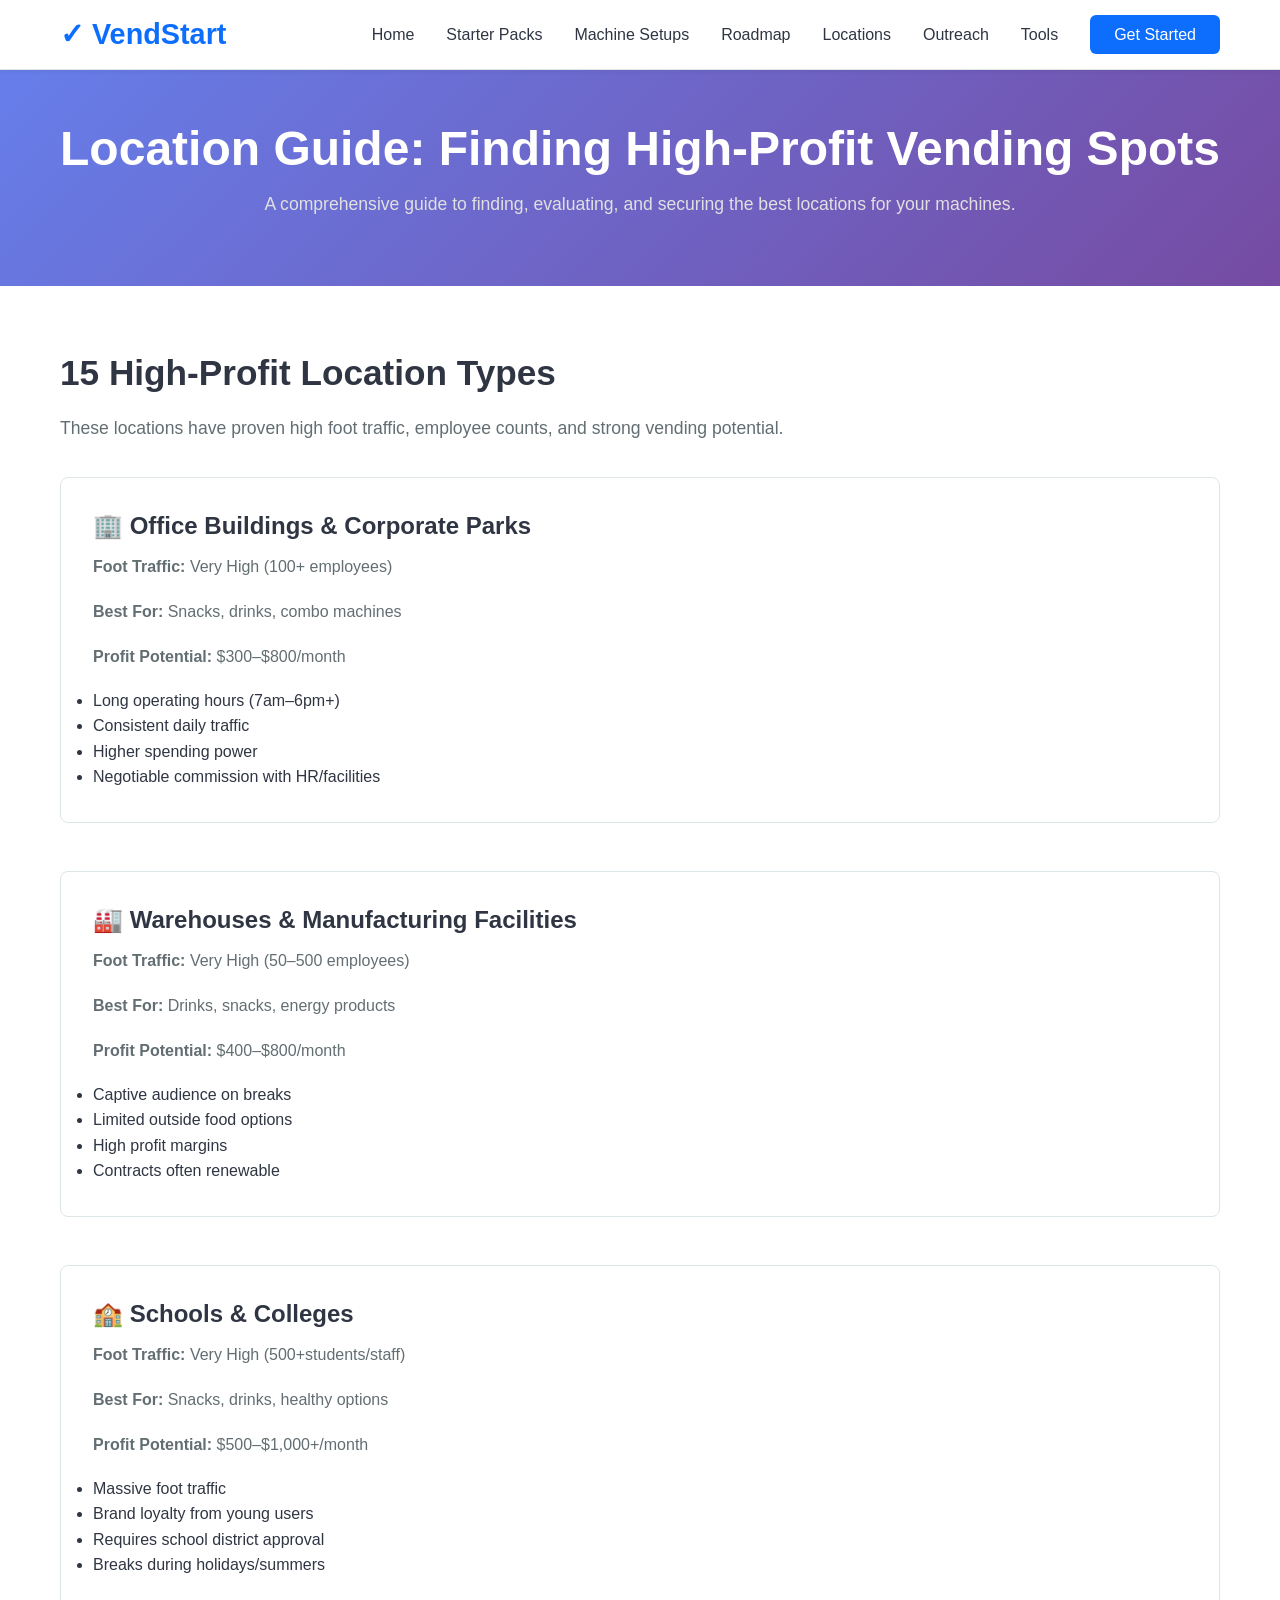
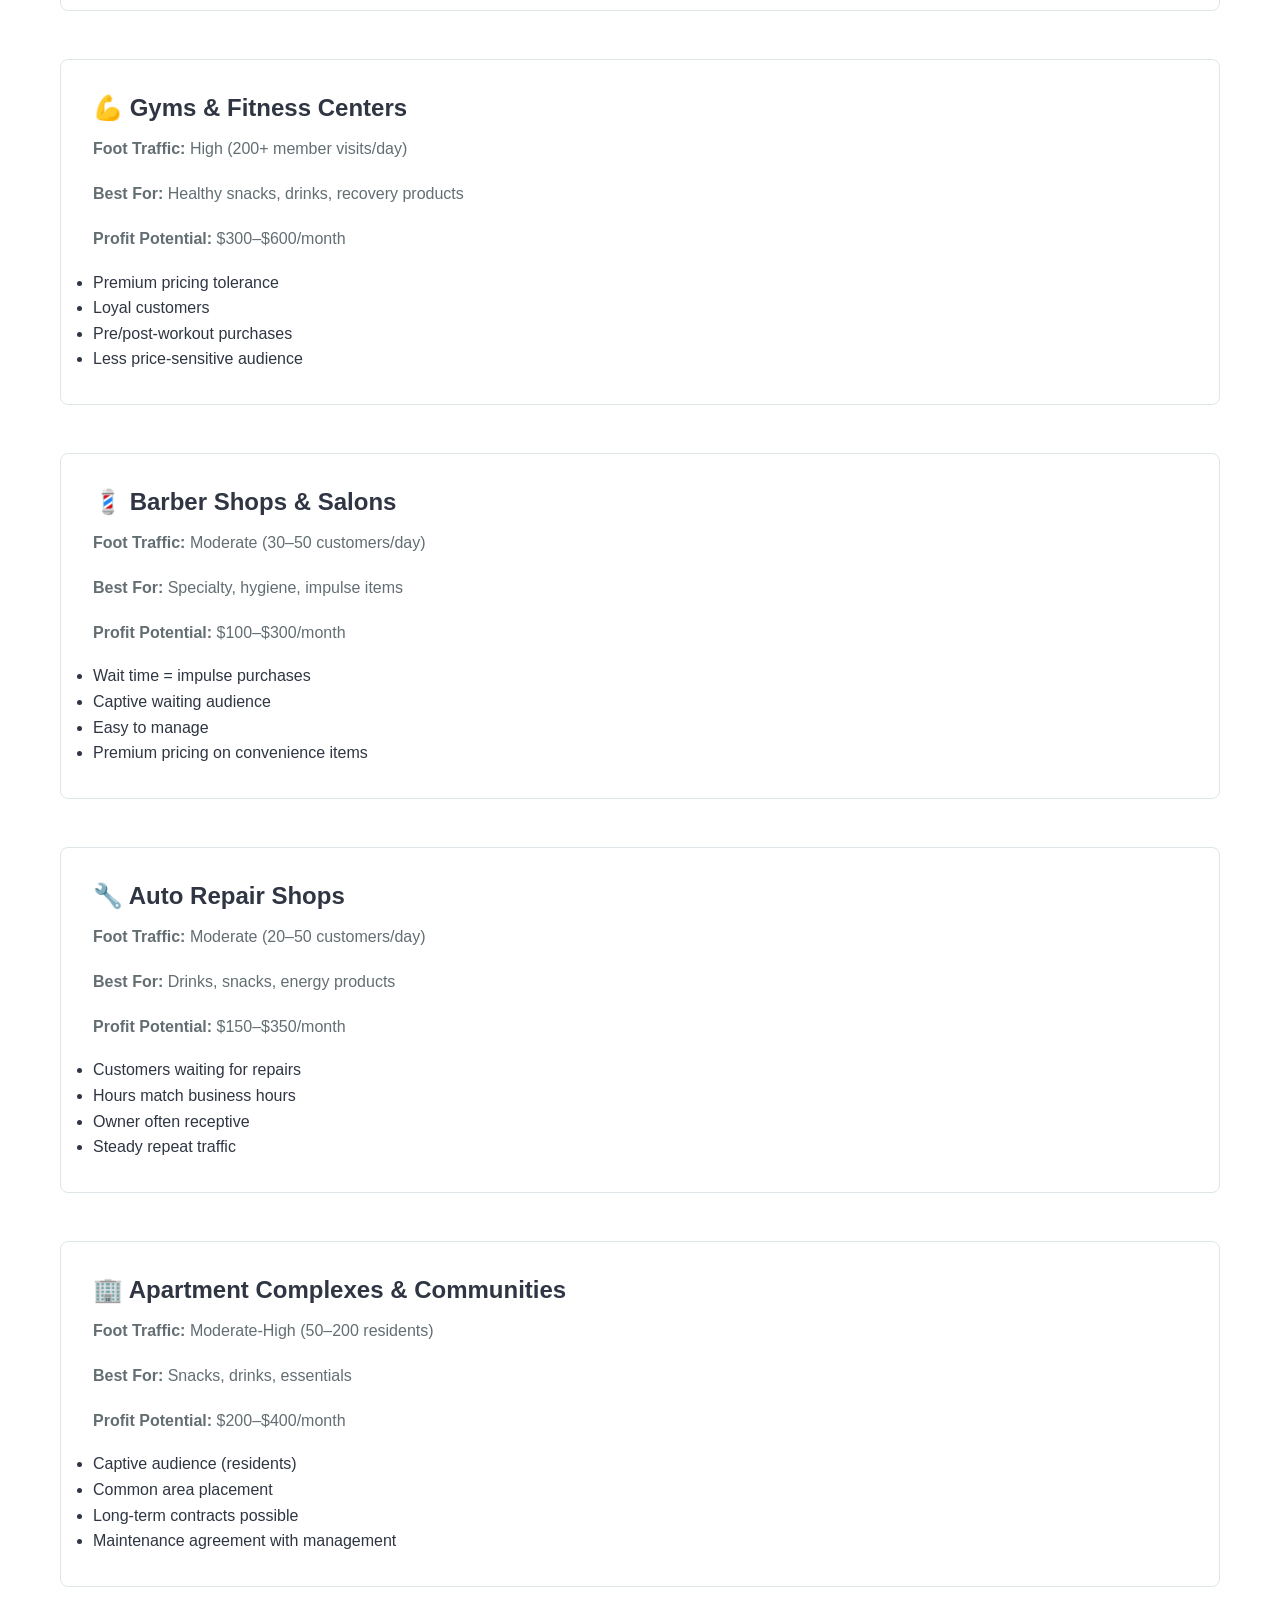
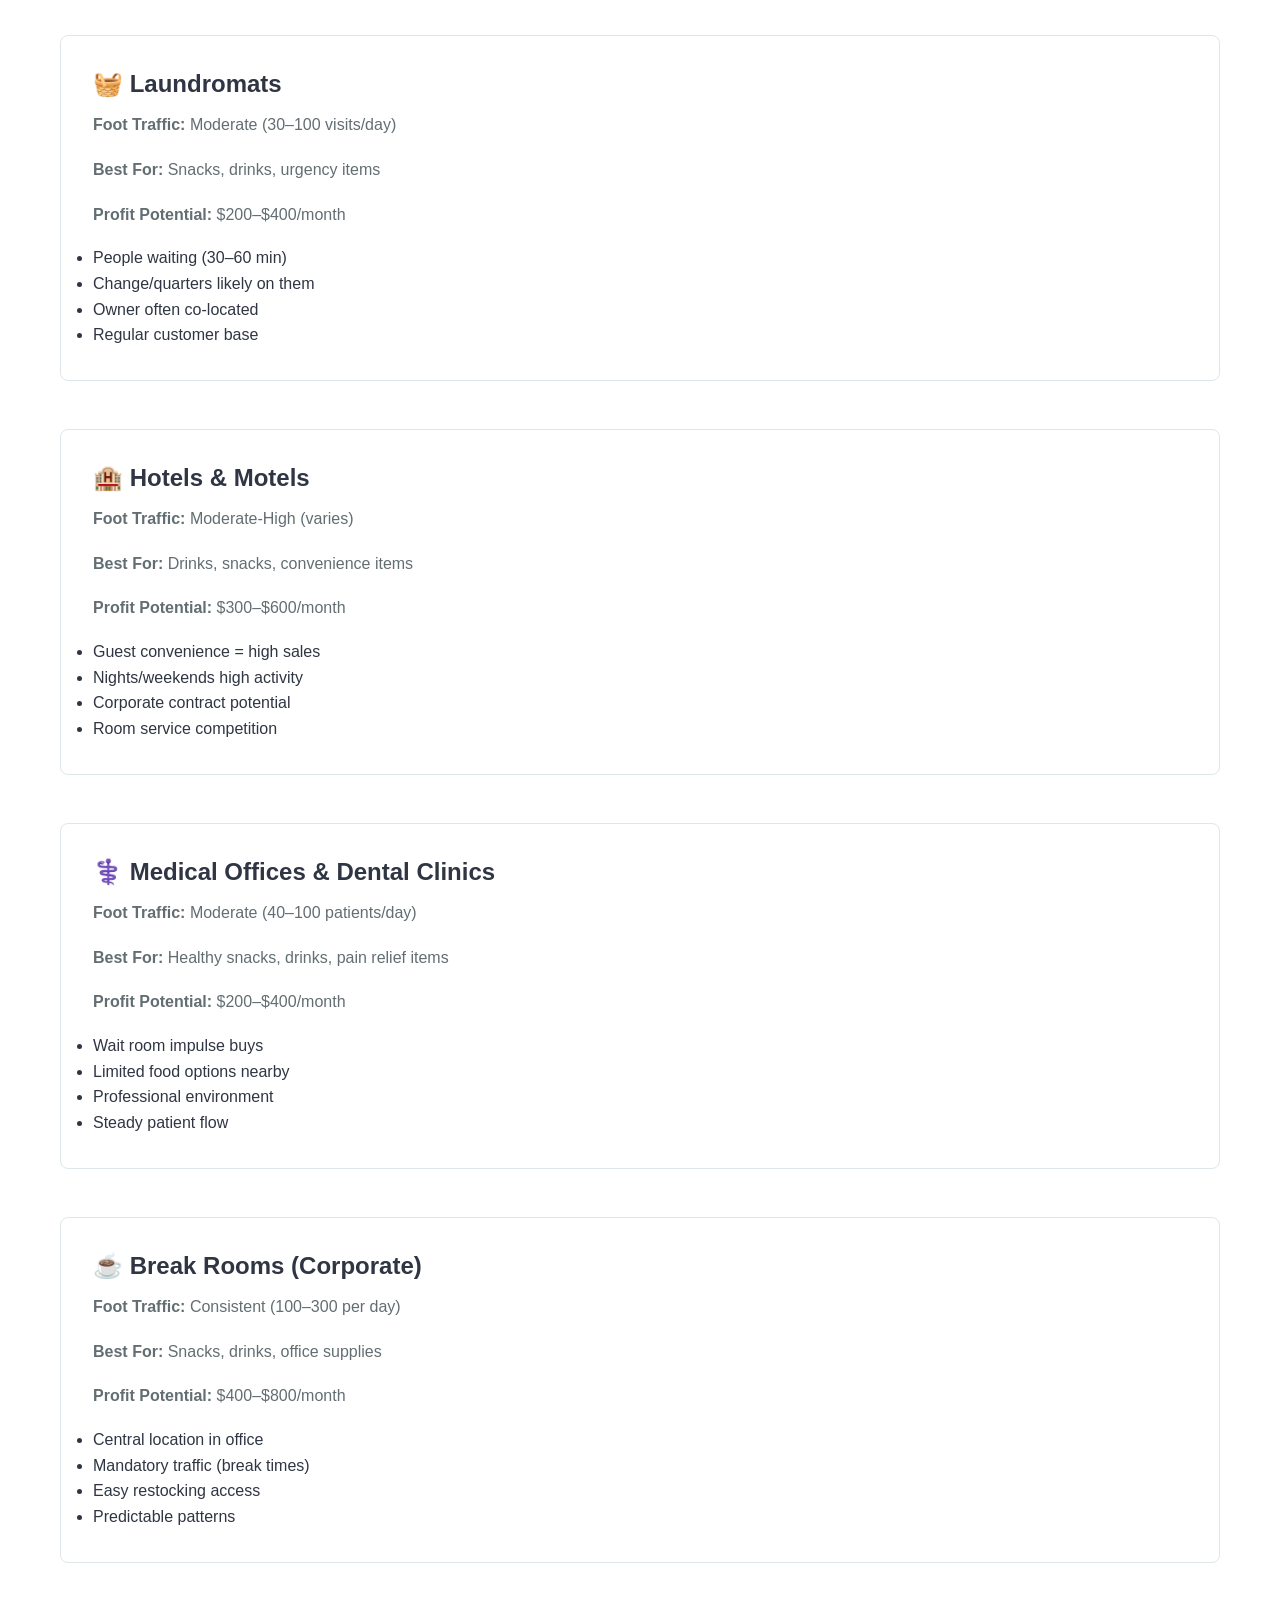
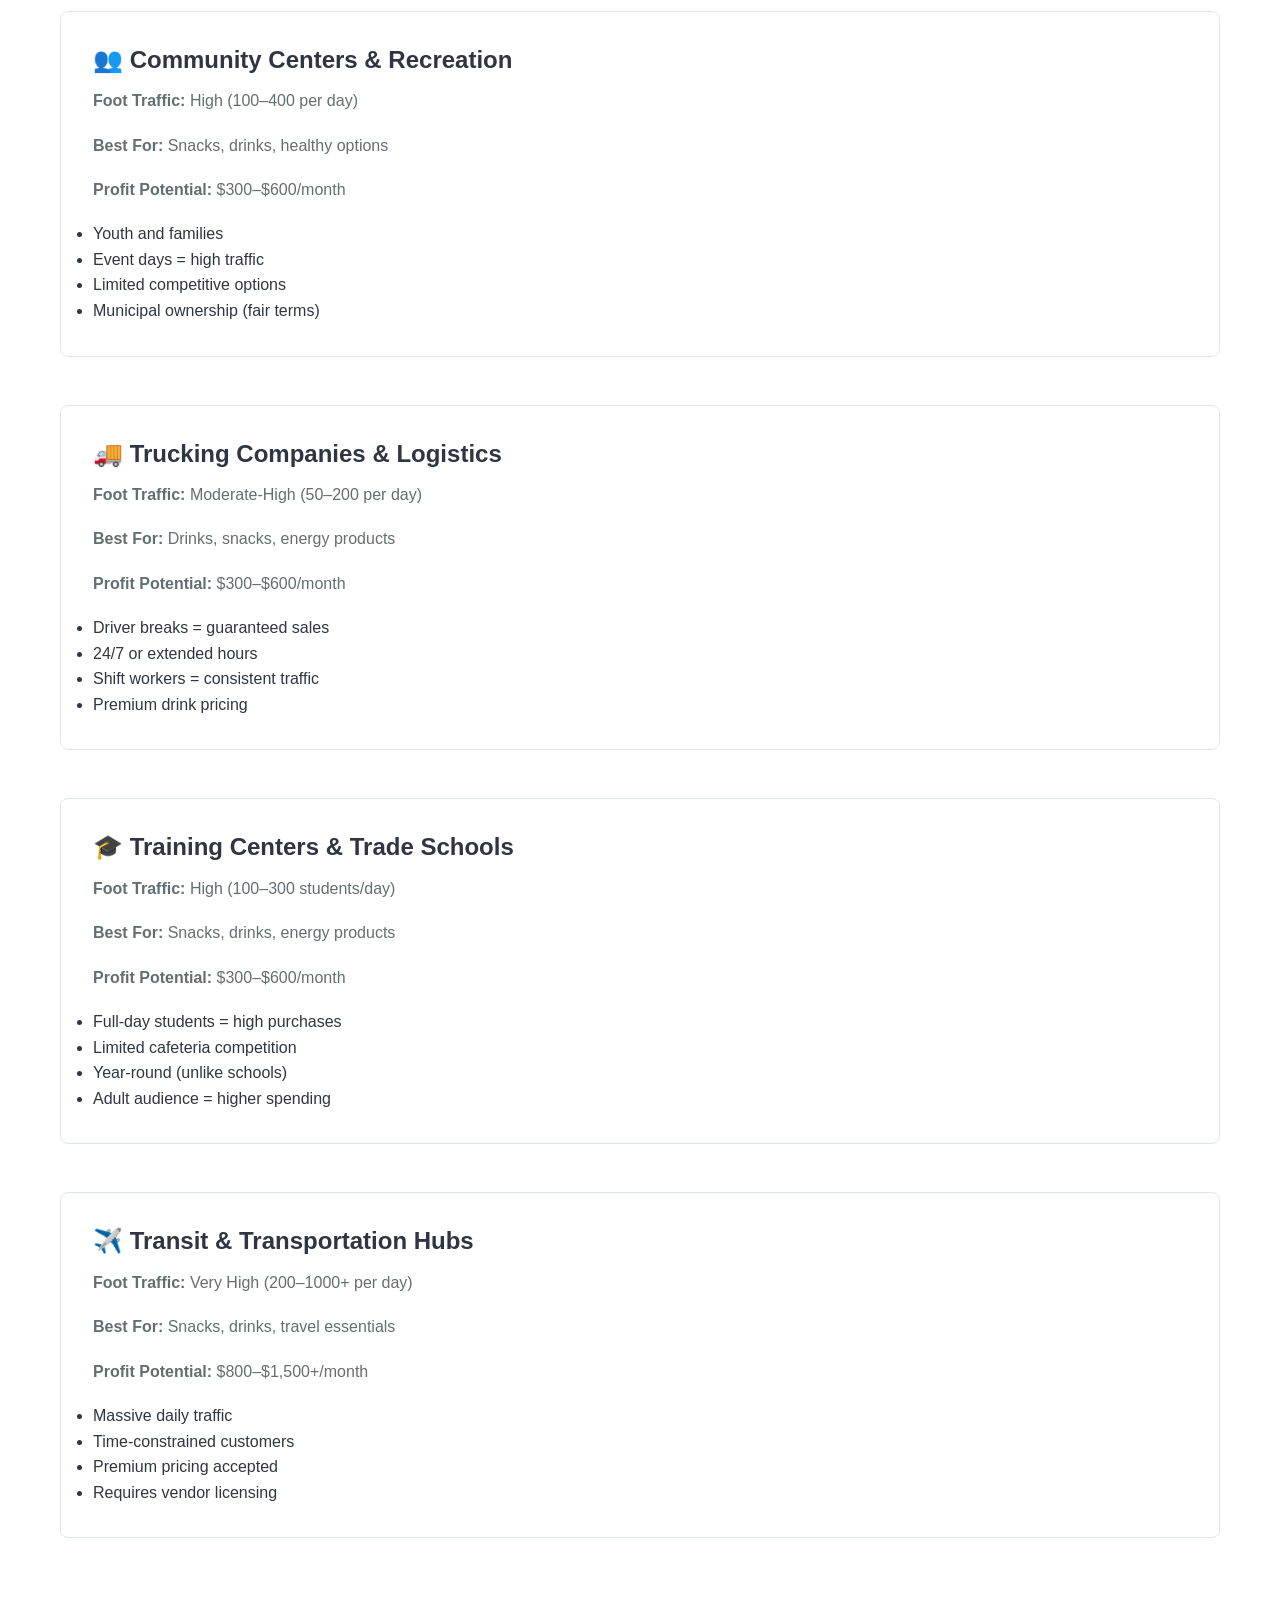
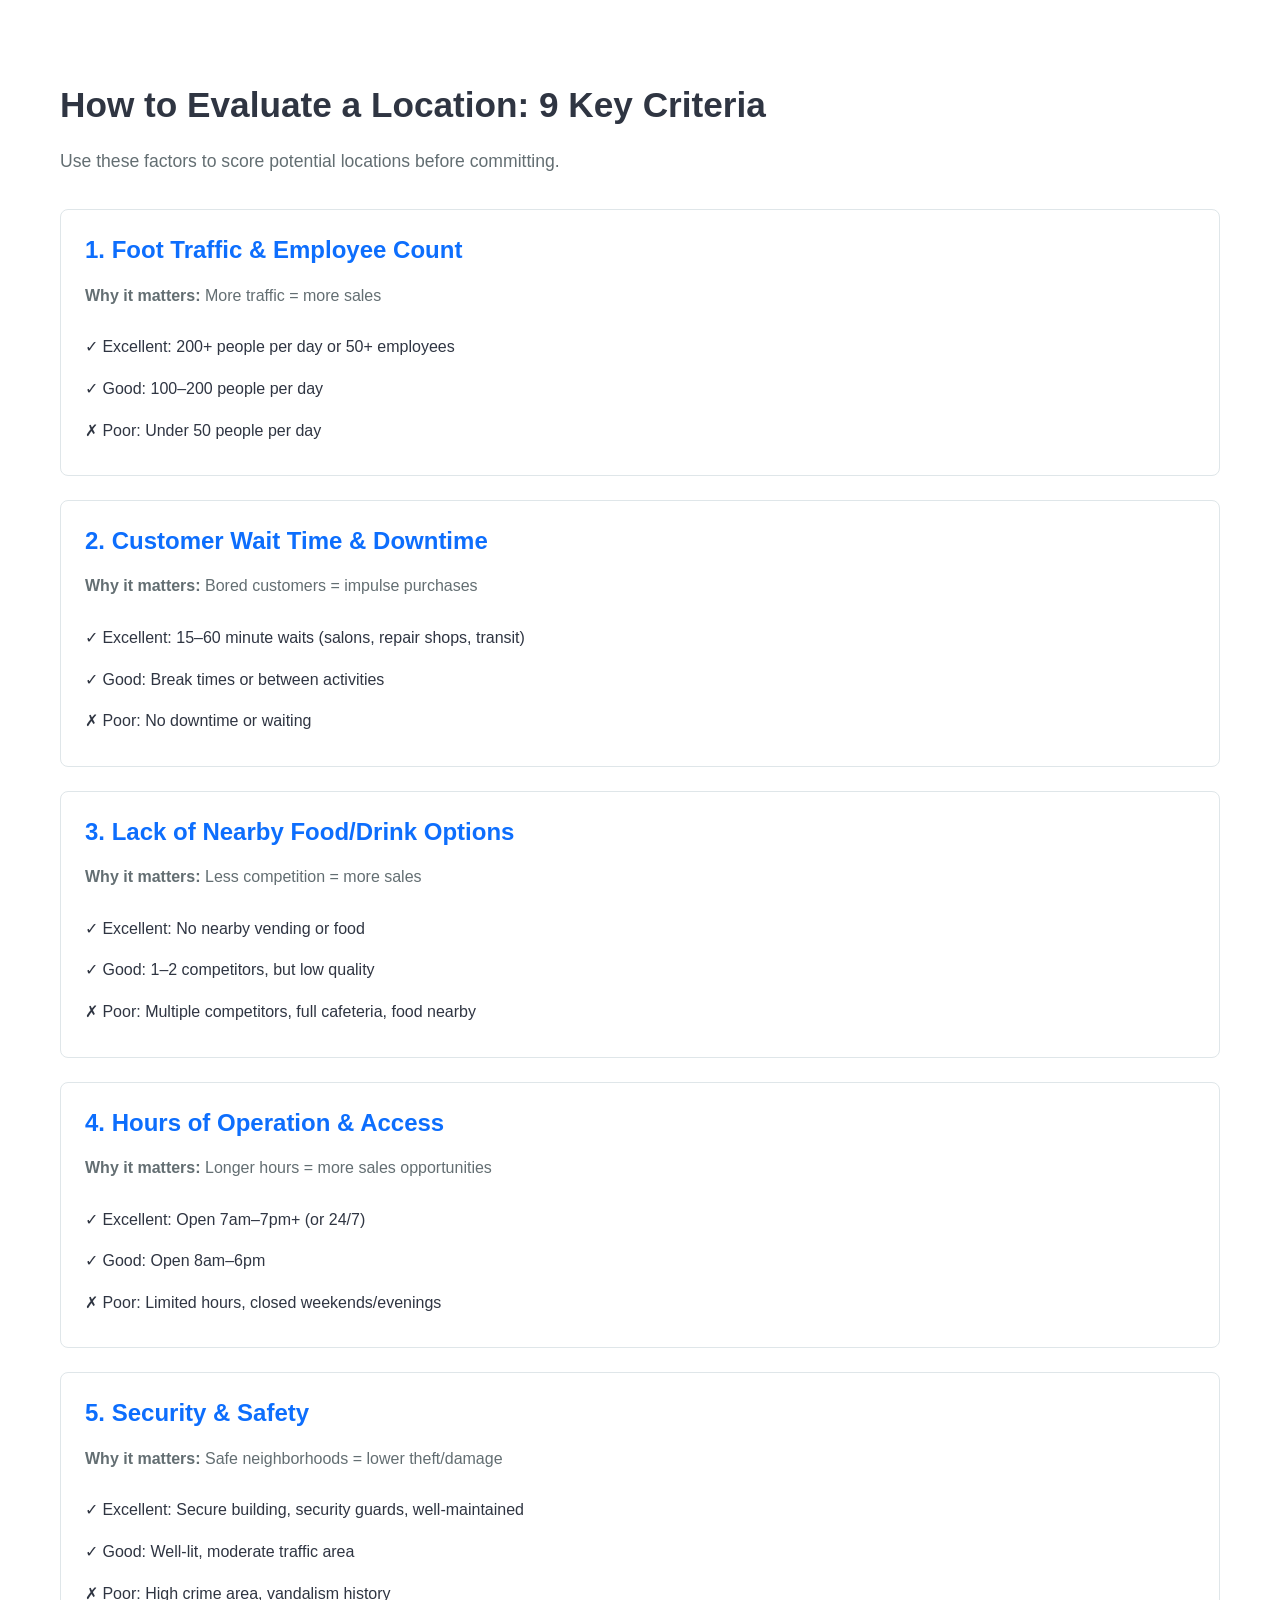
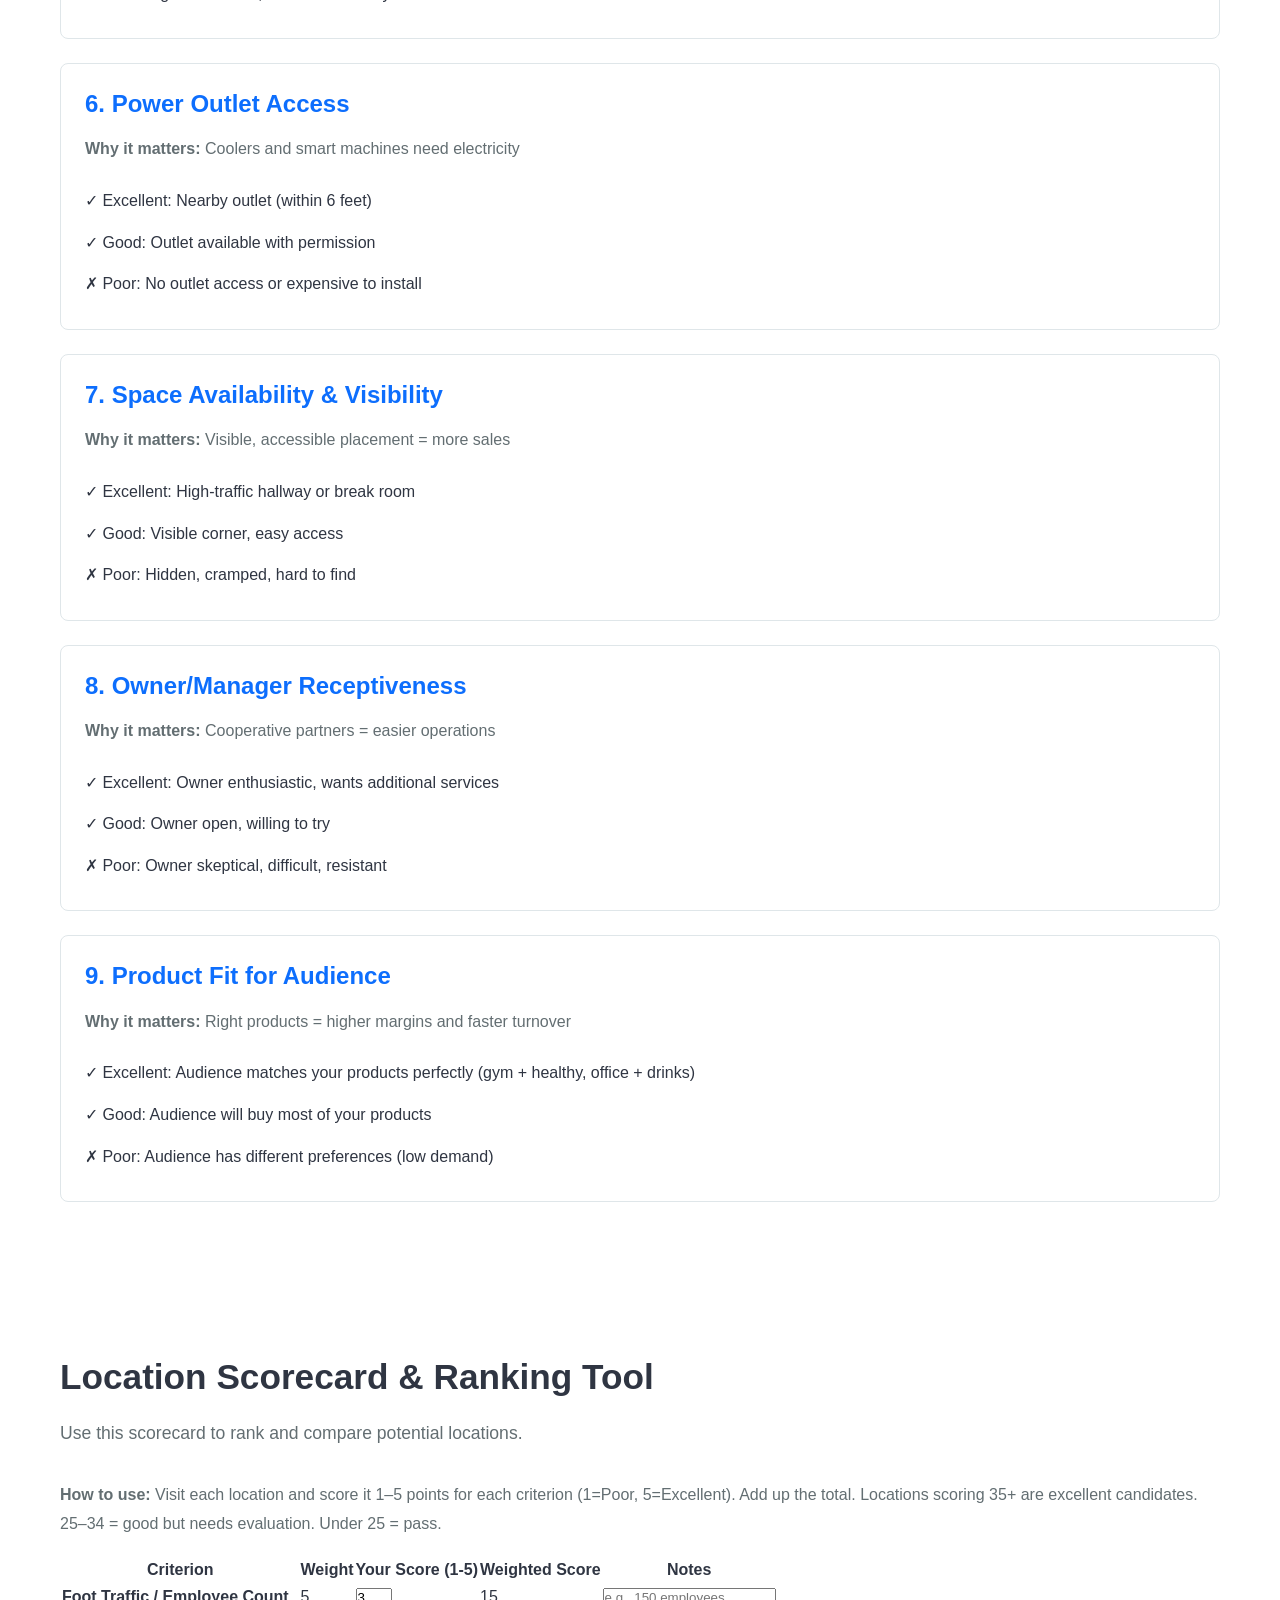
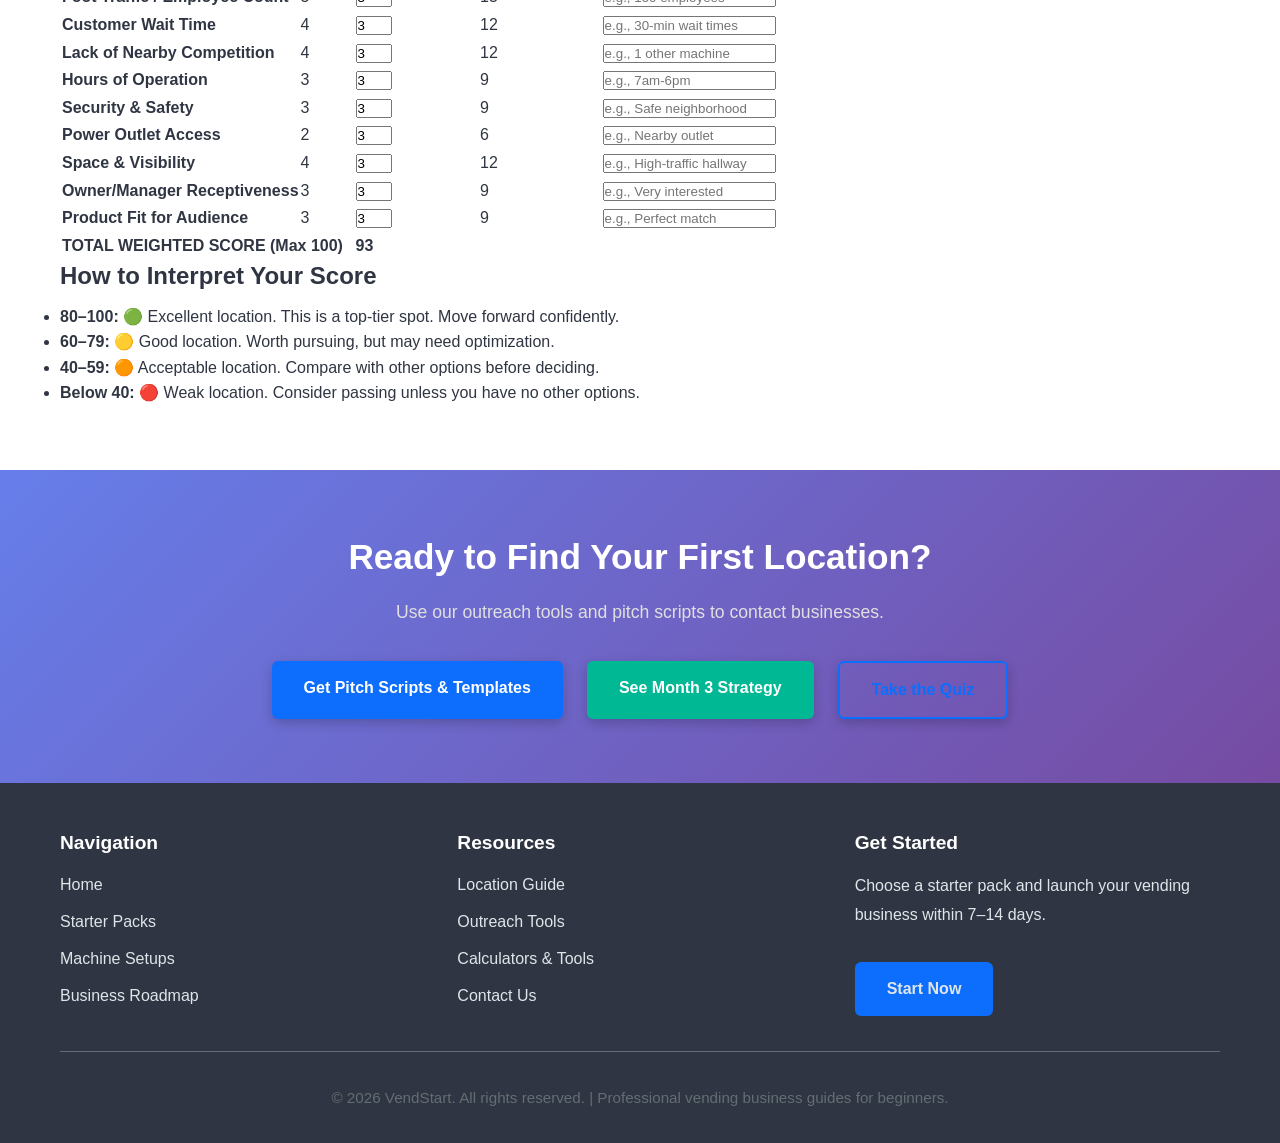
<file: location-guide.html>
<!DOCTYPE html>
<html lang="en">
<head>
    <meta charset="UTF-8">
    <meta name="viewport" content="width=device-width, initial-scale=1.0">
    <title>Location Guide - Vending Machine Business</title>
    <link rel="stylesheet" href="css/styles.css">
</head>
<body>
    <!-- Navigation -->
    <nav class="navbar">
        <div class="container">
            <div class="logo">
                <h1>✓ VendStart</h1>
            </div>
            <ul class="nav-links">
                <li><a href="index.html">Home</a></li>
                <li><a href="starter-packs.html">Starter Packs</a></li>
                <li><a href="machine-setups.html">Machine Setups</a></li>
                <li><a href="business-roadmap.html">Roadmap</a></li>
                <li><a href="location-guide.html">Locations</a></li>
                <li><a href="outreach-tools.html">Outreach</a></li>
                <li><a href="tools.html">Tools</a></li>
                <li><a href="index.html#contact" class="cta-btn">Get Started</a></li>
            </ul>
        </div>
    </nav>

    <!-- Page Header -->
    <section class="page-header">
        <div class="container">
            <h1>Location Guide: Finding High-Profit Vending Spots</h1>
            <p>A comprehensive guide to finding, evaluating, and securing the best locations for your machines.</p>
        </div>
    </section>

    <!-- Location Types -->
    <section class="location-types">
        <div class="container">
            <h2>15 High-Profit Location Types</h2>
            <p class="section-subtitle">These locations have proven high foot traffic, employee counts, and strong vending potential.</p>

            <div class="locations-grid">
                <div class="location-card">
                    <h3>🏢 Office Buildings & Corporate Parks</h3>
                    <p><strong>Foot Traffic:</strong> Very High (100+ employees)</p>
                    <p><strong>Best For:</strong> Snacks, drinks, combo machines</p>
                    <p><strong>Profit Potential:</strong> $300–$800/month</p>
                    <ul>
                        <li>Long operating hours (7am–6pm+)</li>
                        <li>Consistent daily traffic</li>
                        <li>Higher spending power</li>
                        <li>Negotiable commission with HR/facilities</li>
                    </ul>
                </div>

                <div class="location-card">
                    <h3>🏭 Warehouses & Manufacturing Facilities</h3>
                    <p><strong>Foot Traffic:</strong> Very High (50–500 employees)</p>
                    <p><strong>Best For:</strong> Drinks, snacks, energy products</p>
                    <p><strong>Profit Potential:</strong> $400–$800/month</p>
                    <ul>
                        <li>Captive audience on breaks</li>
                        <li>Limited outside food options</li>
                        <li>High profit margins</li>
                        <li>Contracts often renewable</li>
                    </ul>
                </div>

                <div class="location-card">
                    <h3>🏫 Schools & Colleges</h3>
                    <p><strong>Foot Traffic:</strong> Very High (500+students/staff)</p>
                    <p><strong>Best For:</strong> Snacks, drinks, healthy options</p>
                    <p><strong>Profit Potential:</strong> $500–$1,000+/month</p>
                    <ul>
                        <li>Massive foot traffic</li>
                        <li>Brand loyalty from young users</li>
                        <li>Requires school district approval</li>
                        <li>Breaks during holidays/summers</li>
                    </ul>
                </div>

                <div class="location-card">
                    <h3>💪 Gyms & Fitness Centers</h3>
                    <p><strong>Foot Traffic:</strong> High (200+ member visits/day)</p>
                    <p><strong>Best For:</strong> Healthy snacks, drinks, recovery products</p>
                    <p><strong>Profit Potential:</strong> $300–$600/month</p>
                    <ul>
                        <li>Premium pricing tolerance</li>
                        <li>Loyal customers</li>
                        <li>Pre/post-workout purchases</li>
                        <li>Less price-sensitive audience</li>
                    </ul>
                </div>

                <div class="location-card">
                    <h3>💈 Barber Shops & Salons</h3>
                    <p><strong>Foot Traffic:</strong> Moderate (30–50 customers/day)</p>
                    <p><strong>Best For:</strong> Specialty, hygiene, impulse items</p>
                    <p><strong>Profit Potential:</strong> $100–$300/month</p>
                    <ul>
                        <li>Wait time = impulse purchases</li>
                        <li>Captive waiting audience</li>
                        <li>Easy to manage</li>
                        <li>Premium pricing on convenience items</li>
                    </ul>
                </div>

                <div class="location-card">
                    <h3>🔧 Auto Repair Shops</h3>
                    <p><strong>Foot Traffic:</strong> Moderate (20–50 customers/day)</p>
                    <p><strong>Best For:</strong> Drinks, snacks, energy products</p>
                    <p><strong>Profit Potential:</strong> $150–$350/month</p>
                    <ul>
                        <li>Customers waiting for repairs</li>
                        <li>Hours match business hours</li>
                        <li>Owner often receptive</li>
                        <li>Steady repeat traffic</li>
                    </ul>
                </div>

                <div class="location-card">
                    <h3>🏢 Apartment Complexes & Communities</h3>
                    <p><strong>Foot Traffic:</strong> Moderate-High (50–200 residents)</p>
                    <p><strong>Best For:</strong> Snacks, drinks, essentials</p>
                    <p><strong>Profit Potential:</strong> $200–$400/month</p>
                    <ul>
                        <li>Captive audience (residents)</li>
                        <li>Common area placement</li>
                        <li>Long-term contracts possible</li>
                        <li>Maintenance agreement with management</li>
                    </ul>
                </div>

                <div class="location-card">
                    <h3>🧺 Laundromats</h3>
                    <p><strong>Foot Traffic:</strong> Moderate (30–100 visits/day)</p>
                    <p><strong>Best For:</strong> Snacks, drinks, urgency items</p>
                    <p><strong>Profit Potential:</strong> $200–$400/month</p>
                    <ul>
                        <li>People waiting (30–60 min)</li>
                        <li>Change/quarters likely on them</li>
                        <li>Owner often co-located</li>
                        <li>Regular customer base</li>
                    </ul>
                </div>

                <div class="location-card">
                    <h3>🏨 Hotels & Motels</h3>
                    <p><strong>Foot Traffic:</strong> Moderate-High (varies)</p>
                    <p><strong>Best For:</strong> Drinks, snacks, convenience items</p>
                    <p><strong>Profit Potential:</strong> $300–$600/month</p>
                    <ul>
                        <li>Guest convenience = high sales</li>
                        <li>Nights/weekends high activity</li>
                        <li>Corporate contract potential</li>
                        <li>Room service competition</li>
                    </ul>
                </div>

                <div class="location-card">
                    <h3>⚕️ Medical Offices & Dental Clinics</h3>
                    <p><strong>Foot Traffic:</strong> Moderate (40–100 patients/day)</p>
                    <p><strong>Best For:</strong> Healthy snacks, drinks, pain relief items</p>
                    <p><strong>Profit Potential:</strong> $200–$400/month</p>
                    <ul>
                        <li>Wait room impulse buys</li>
                        <li>Limited food options nearby</li>
                        <li>Professional environment</li>
                        <li>Steady patient flow</li>
                    </ul>
                </div>

                <div class="location-card">
                    <h3>☕ Break Rooms (Corporate)</h3>
                    <p><strong>Foot Traffic:</strong> Consistent (100–300 per day)</p>
                    <p><strong>Best For:</strong> Snacks, drinks, office supplies</p>
                    <p><strong>Profit Potential:</strong> $400–$800/month</p>
                    <ul>
                        <li>Central location in office</li>
                        <li>Mandatory traffic (break times)</li>
                        <li>Easy restocking access</li>
                        <li>Predictable patterns</li>
                    </ul>
                </div>

                <div class="location-card">
                    <h3>👥 Community Centers & Recreation</h3>
                    <p><strong>Foot Traffic:</strong> High (100–400 per day)</p>
                    <p><strong>Best For:</strong> Snacks, drinks, healthy options</p>
                    <p><strong>Profit Potential:</strong> $300–$600/month</p>
                    <ul>
                        <li>Youth and families</li>
                        <li>Event days = high traffic</li>
                        <li>Limited competitive options</li>
                        <li>Municipal ownership (fair terms)</li>
                    </ul>
                </div>

                <div class="location-card">
                    <h3>🚚 Trucking Companies & Logistics</h3>
                    <p><strong>Foot Traffic:</strong> Moderate-High (50–200 per day)</p>
                    <p><strong>Best For:</strong> Drinks, snacks, energy products</p>
                    <p><strong>Profit Potential:</strong> $300–$600/month</p>
                    <ul>
                        <li>Driver breaks = guaranteed sales</li>
                        <li>24/7 or extended hours</li>
                        <li>Shift workers = consistent traffic</li>
                        <li>Premium drink pricing</li>
                    </ul>
                </div>

                <div class="location-card">
                    <h3>🎓 Training Centers & Trade Schools</h3>
                    <p><strong>Foot Traffic:</strong> High (100–300 students/day)</p>
                    <p><strong>Best For:</strong> Snacks, drinks, energy products</p>
                    <p><strong>Profit Potential:</strong> $300–$600/month</p>
                    <ul>
                        <li>Full-day students = high purchases</li>
                        <li>Limited cafeteria competition</li>
                        <li>Year-round (unlike schools)</li>
                        <li>Adult audience = higher spending</li>
                    </ul>
                </div>

                <div class="location-card">
                    <h3>✈️ Transit & Transportation Hubs</h3>
                    <p><strong>Foot Traffic:</strong> Very High (200–1000+ per day)</p>
                    <p><strong>Best For:</strong> Snacks, drinks, travel essentials</p>
                    <p><strong>Profit Potential:</strong> $800–$1,500+/month</p>
                    <ul>
                        <li>Massive daily traffic</li>
                        <li>Time-constrained customers</li>
                        <li>Premium pricing accepted</li>
                        <li>Requires vendor licensing</li>
                    </ul>
                </div>
            </div>
        </div>
    </section>

    <!-- Location Evaluation Criteria -->
    <section class="evaluation-criteria">
        <div class="container">
            <h2>How to Evaluate a Location: 9 Key Criteria</h2>
            <p class="section-subtitle">Use these factors to score potential locations before committing.</p>

            <div class="criteria-list">
                <div class="criteria-item">
                    <h3>1. Foot Traffic & Employee Count</h3>
                    <p><strong>Why it matters:</strong> More traffic = more sales</p>
                    <ul>
                        <li>✓ Excellent: 200+ people per day or 50+ employees</li>
                        <li>✓ Good: 100–200 people per day</li>
                        <li>✗ Poor: Under 50 people per day</li>
                    </ul>
                </div>

                <div class="criteria-item">
                    <h3>2. Customer Wait Time & Downtime</h3>
                    <p><strong>Why it matters:</strong> Bored customers = impulse purchases</p>
                    <ul>
                        <li>✓ Excellent: 15–60 minute waits (salons, repair shops, transit)</li>
                        <li>✓ Good: Break times or between activities</li>
                        <li>✗ Poor: No downtime or waiting</li>
                    </ul>
                </div>

                <div class="criteria-item">
                    <h3>3. Lack of Nearby Food/Drink Options</h3>
                    <p><strong>Why it matters:</strong> Less competition = more sales</p>
                    <ul>
                        <li>✓ Excellent: No nearby vending or food</li>
                        <li>✓ Good: 1–2 competitors, but low quality</li>
                        <li>✗ Poor: Multiple competitors, full cafeteria, food nearby</li>
                    </ul>
                </div>

                <div class="criteria-item">
                    <h3>4. Hours of Operation & Access</h3>
                    <p><strong>Why it matters:</strong> Longer hours = more sales opportunities</p>
                    <ul>
                        <li>✓ Excellent: Open 7am–7pm+ (or 24/7)</li>
                        <li>✓ Good: Open 8am–6pm</li>
                        <li>✗ Poor: Limited hours, closed weekends/evenings</li>
                    </ul>
                </div>

                <div class="criteria-item">
                    <h3>5. Security & Safety</h3>
                    <p><strong>Why it matters:</strong> Safe neighborhoods = lower theft/damage</p>
                    <ul>
                        <li>✓ Excellent: Secure building, security guards, well-maintained</li>
                        <li>✓ Good: Well-lit, moderate traffic area</li>
                        <li>✗ Poor: High crime area, vandalism history</li>
                    </ul>
                </div>

                <div class="criteria-item">
                    <h3>6. Power Outlet Access</h3>
                    <p><strong>Why it matters:</strong> Coolers and smart machines need electricity</p>
                    <ul>
                        <li>✓ Excellent: Nearby outlet (within 6 feet)</li>
                        <li>✓ Good: Outlet available with permission</li>
                        <li>✗ Poor: No outlet access or expensive to install</li>
                    </ul>
                </div>

                <div class="criteria-item">
                    <h3>7. Space Availability & Visibility</h3>
                    <p><strong>Why it matters:</strong> Visible, accessible placement = more sales</p>
                    <ul>
                        <li>✓ Excellent: High-traffic hallway or break room</li>
                        <li>✓ Good: Visible corner, easy access</li>
                        <li>✗ Poor: Hidden, cramped, hard to find</li>
                    </ul>
                </div>

                <div class="criteria-item">
                    <h3>8. Owner/Manager Receptiveness</h3>
                    <p><strong>Why it matters:</strong> Cooperative partners = easier operations</p>
                    <ul>
                        <li>✓ Excellent: Owner enthusiastic, wants additional services</li>
                        <li>✓ Good: Owner open, willing to try</li>
                        <li>✗ Poor: Owner skeptical, difficult, resistant</li>
                    </ul>
                </div>

                <div class="criteria-item">
                    <h3>9. Product Fit for Audience</h3>
                    <p><strong>Why it matters:</strong> Right products = higher margins and faster turnover</p>
                    <ul>
                        <li>✓ Excellent: Audience matches your products perfectly (gym + healthy, office + drinks)</li>
                        <li>✓ Good: Audience will buy most of your products</li>
                        <li>✗ Poor: Audience has different preferences (low demand)</li>
                    </ul>
                </div>
            </div>
        </div>
    </section>

    <!-- Location Scorecard -->
    <section class="location-scorecard">
        <div class="container">
            <h2>Location Scorecard & Ranking Tool</h2>
            <p class="section-subtitle">Use this scorecard to rank and compare potential locations.</p>

            <div class="scorecard-instructions">
                <p><strong>How to use:</strong> Visit each location and score it 1–5 points for each criterion (1=Poor, 5=Excellent). Add up the total. Locations scoring 35+ are excellent candidates. 25–34 = good but needs evaluation. Under 25 = pass.</p>
            </div>

            <table class="scorecard-table">
                <thead>
                    <tr>
                        <th>Criterion</th>
                        <th>Weight</th>
                        <th>Your Score (1-5)</th>
                        <th>Weighted Score</th>
                        <th>Notes</th>
                    </tr>
                </thead>
                <tbody>
                    <tr>
                        <td><strong>Foot Traffic / Employee Count</strong></td>
                        <td>5</td>
                        <td><input type="number" min="1" max="5" value="3" class="score-input"></td>
                        <td class="weighted-output">15</td>
                        <td><input type="text" placeholder="e.g., 150 employees"></td>
                    </tr>
                    <tr>
                        <td><strong>Customer Wait Time</strong></td>
                        <td>4</td>
                        <td><input type="number" min="1" max="5" value="3" class="score-input"></td>
                        <td class="weighted-output">12</td>
                        <td><input type="text" placeholder="e.g., 30-min wait times"></td>
                    </tr>
                    <tr>
                        <td><strong>Lack of Nearby Competition</strong></td>
                        <td>4</td>
                        <td><input type="number" min="1" max="5" value="3" class="score-input"></td>
                        <td class="weighted-output">12</td>
                        <td><input type="text" placeholder="e.g., 1 other machine"></td>
                    </tr>
                    <tr>
                        <td><strong>Hours of Operation</strong></td>
                        <td>3</td>
                        <td><input type="number" min="1" max="5" value="3" class="score-input"></td>
                        <td class="weighted-output">9</td>
                        <td><input type="text" placeholder="e.g., 7am-6pm"></td>
                    </tr>
                    <tr>
                        <td><strong>Security & Safety</strong></td>
                        <td>3</td>
                        <td><input type="number" min="1" max="5" value="3" class="score-input"></td>
                        <td class="weighted-output">9</td>
                        <td><input type="text" placeholder="e.g., Safe neighborhood"></td>
                    </tr>
                    <tr>
                        <td><strong>Power Outlet Access</strong></td>
                        <td>2</td>
                        <td><input type="number" min="1" max="5" value="3" class="score-input"></td>
                        <td class="weighted-output">6</td>
                        <td><input type="text" placeholder="e.g., Nearby outlet"></td>
                    </tr>
                    <tr>
                        <td><strong>Space & Visibility</strong></td>
                        <td>4</td>
                        <td><input type="number" min="1" max="5" value="3" class="score-input"></td>
                        <td class="weighted-output">12</td>
                        <td><input type="text" placeholder="e.g., High-traffic hallway"></td>
                    </tr>
                    <tr>
                        <td><strong>Owner/Manager Receptiveness</strong></td>
                        <td>3</td>
                        <td><input type="number" min="1" max="5" value="3" class="score-input"></td>
                        <td class="weighted-output">9</td>
                        <td><input type="text" placeholder="e.g., Very interested"></td>
                    </tr>
                    <tr>
                        <td><strong>Product Fit for Audience</strong></td>
                        <td>3</td>
                        <td><input type="number" min="1" max="5" value="3" class="score-input"></td>
                        <td class="weighted-output">9</td>
                        <td><input type="text" placeholder="e.g., Perfect match"></td>
                    </tr>
                    <tr class="total-row">
                        <td colspan="2"><strong>TOTAL WEIGHTED SCORE (Max 100)</strong></td>
                        <td colspan="3"><strong id="total-score">93</strong></td>
                    </tr>
                </tbody>
            </table>

            <div class="scorecard-interpretation">
                <h3>How to Interpret Your Score</h3>
                <ul>
                    <li><strong>80–100:</strong> 🟢 Excellent location. This is a top-tier spot. Move forward confidently.</li>
                    <li><strong>60–79:</strong> 🟡 Good location. Worth pursuing, but may need optimization.</li>
                    <li><strong>40–59:</strong> 🟠 Acceptable location. Compare with other options before deciding.</li>
                    <li><strong>Below 40:</strong> 🔴 Weak location. Consider passing unless you have no other options.</li>
                </ul>
            </div>
        </div>
    </section>

    <!-- CTA -->
    <section class="section-cta">
        <div class="container">
            <h2>Ready to Find Your First Location?</h2>
            <p>Use our outreach tools and pitch scripts to contact businesses.</p>
            <div class="cta-buttons">
                <a href="outreach-tools.html" class="btn btn-primary">Get Pitch Scripts & Templates</a>
                <a href="business-roadmap.html" class="btn btn-secondary">See Month 3 Strategy</a>
                <a href="tools.html#quiz" class="btn btn-outline">Take the Quiz</a>
            </div>
        </div>
    </section>

    <!-- Footer -->
    <footer class="footer">
        <div class="container">
            <div class="footer-grid">
                <div class="footer-section">
                    <h4>Navigation</h4>
                    <ul>
                        <li><a href="index.html">Home</a></li>
                        <li><a href="starter-packs.html">Starter Packs</a></li>
                        <li><a href="machine-setups.html">Machine Setups</a></li>
                        <li><a href="business-roadmap.html">Business Roadmap</a></li>
                    </ul>
                </div>
                <div class="footer-section">
                    <h4>Resources</h4>
                    <ul>
                        <li><a href="location-guide.html">Location Guide</a></li>
                        <li><a href="outreach-tools.html">Outreach Tools</a></li>
                        <li><a href="tools.html">Calculators & Tools</a></li>
                        <li><a href="#">Contact Us</a></li>
                    </ul>
                </div>
                <div class="footer-section">
                    <h4>Get Started</h4>
                    <p>Choose a starter pack and launch your vending business within 7–14 days.</p>
                    <a href="starter-packs.html" class="btn btn-primary">Start Now</a>
                </div>
            </div>
            <div class="footer-bottom">
                <p>&copy; 2026 VendStart. All rights reserved. | Professional vending business guides for beginners.</p>
            </div>
        </div>
    </footer>

    <script src="js/app.js"></script>
</body>
</html>
</file>
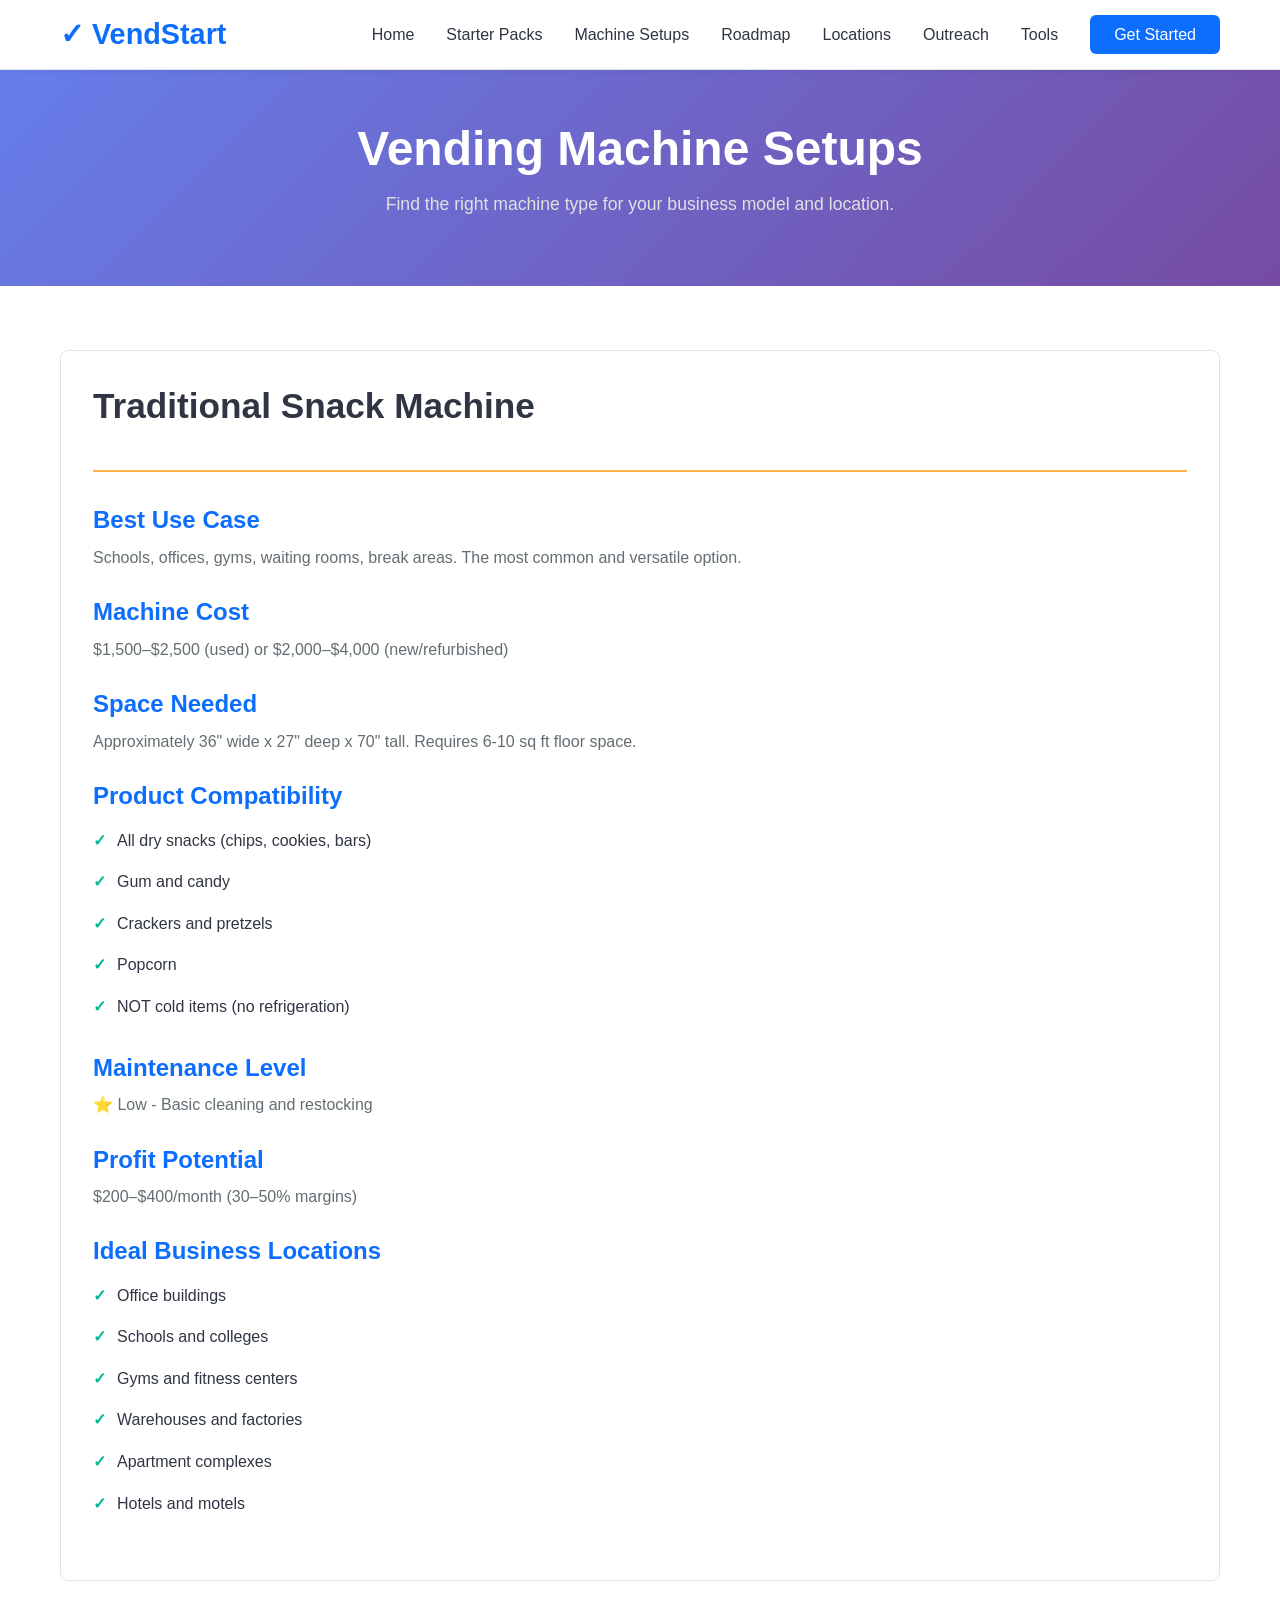
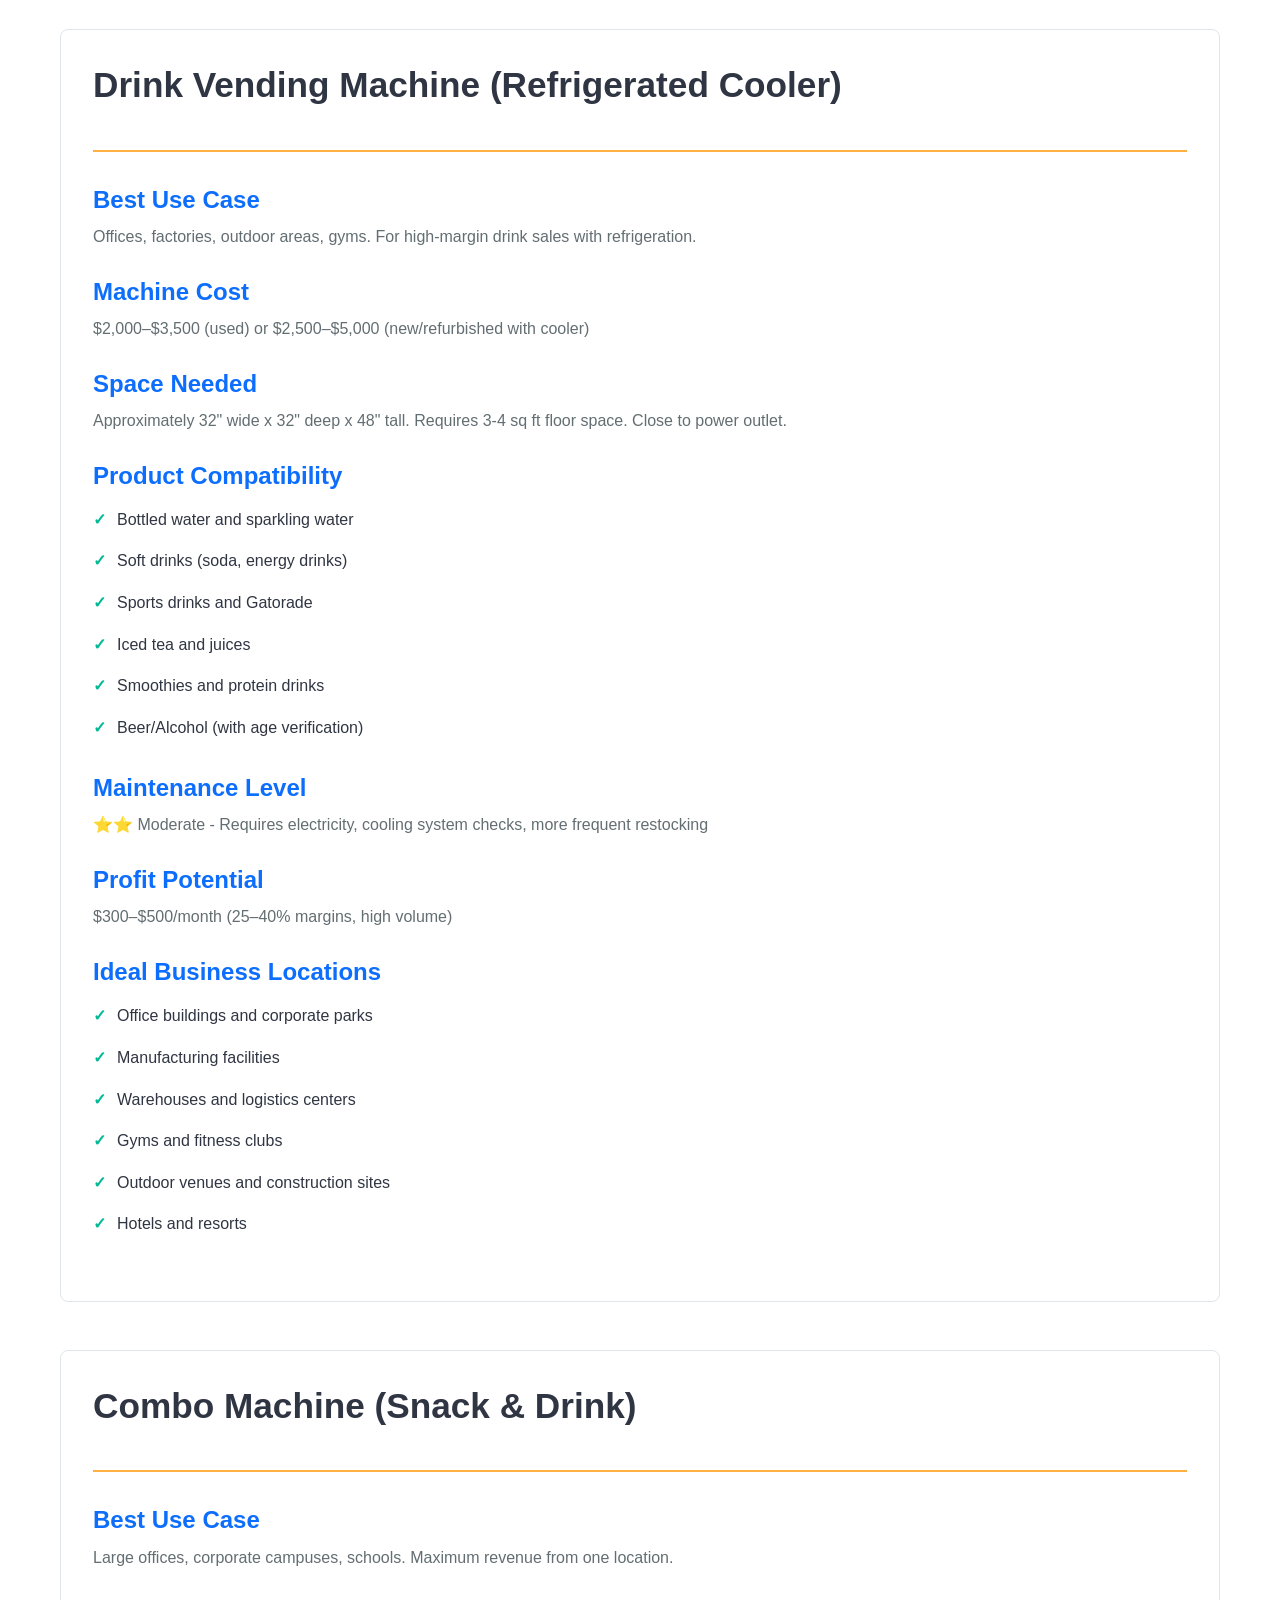
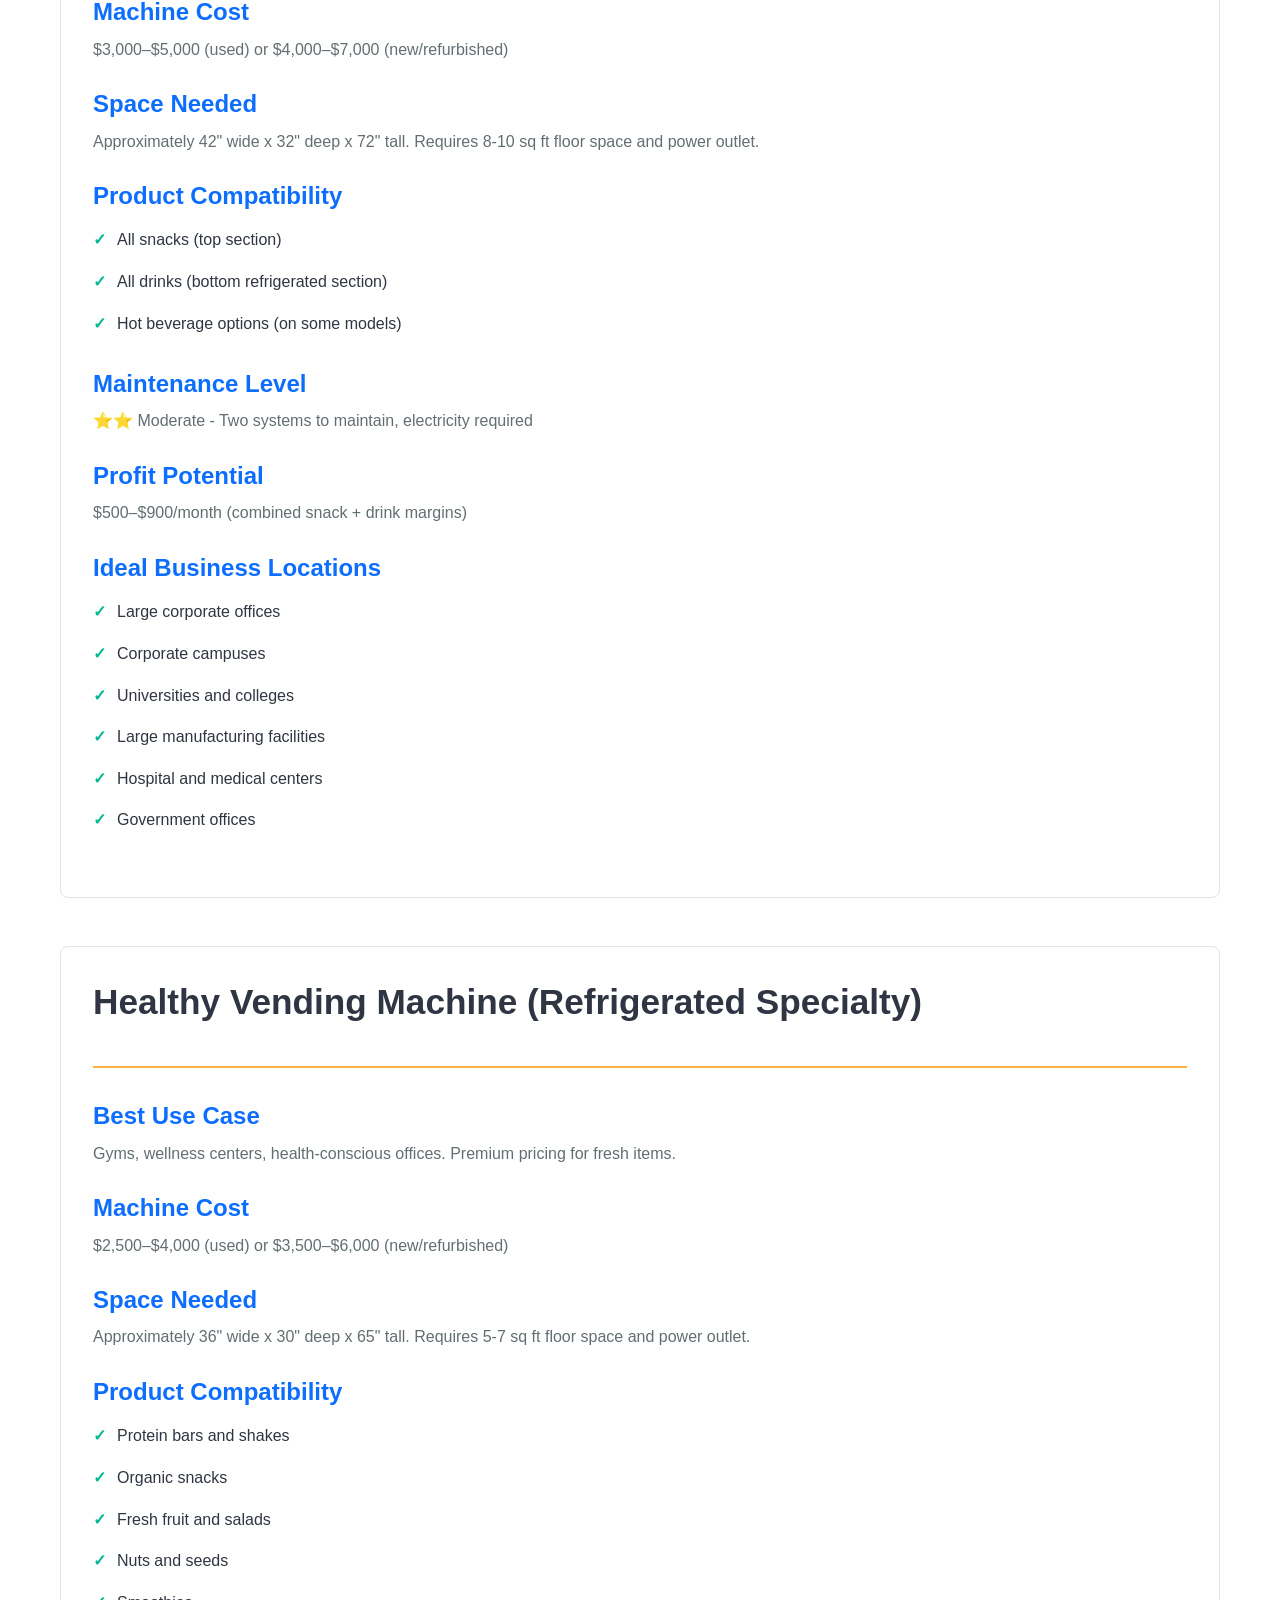
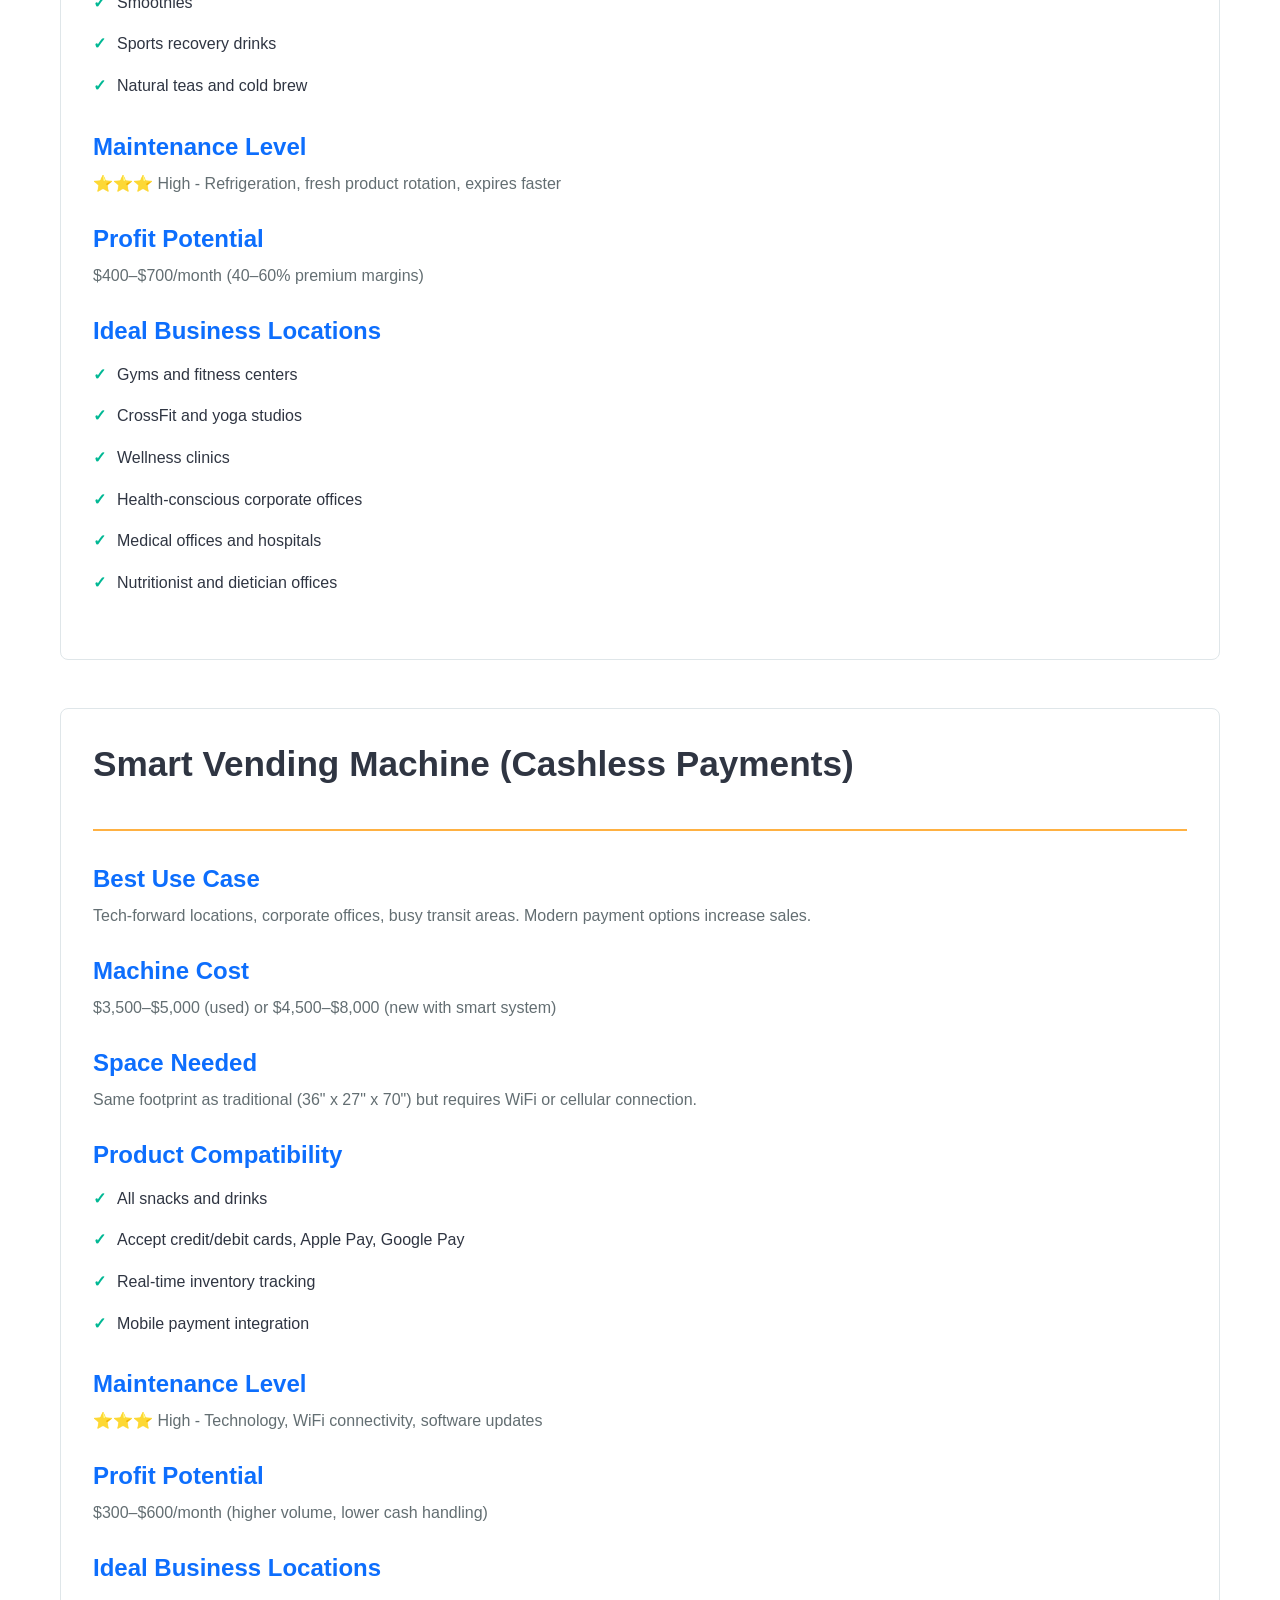
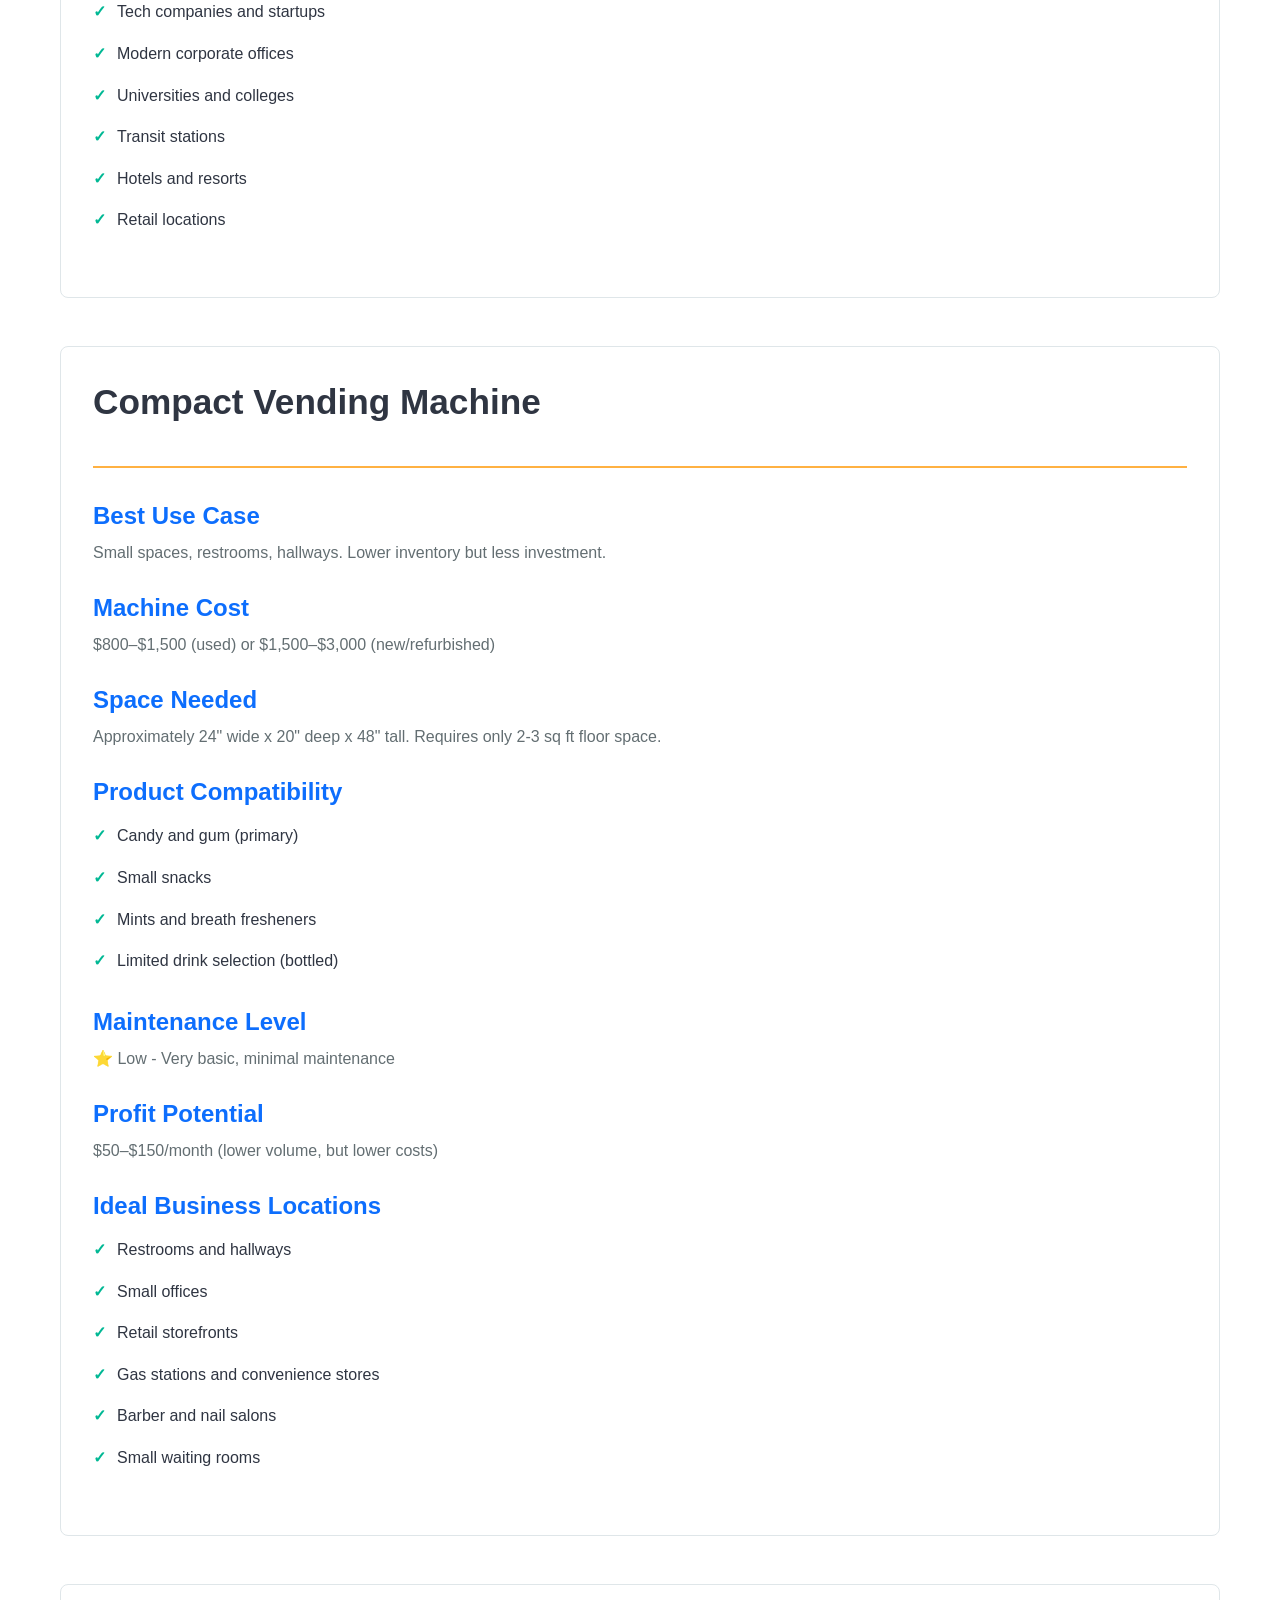
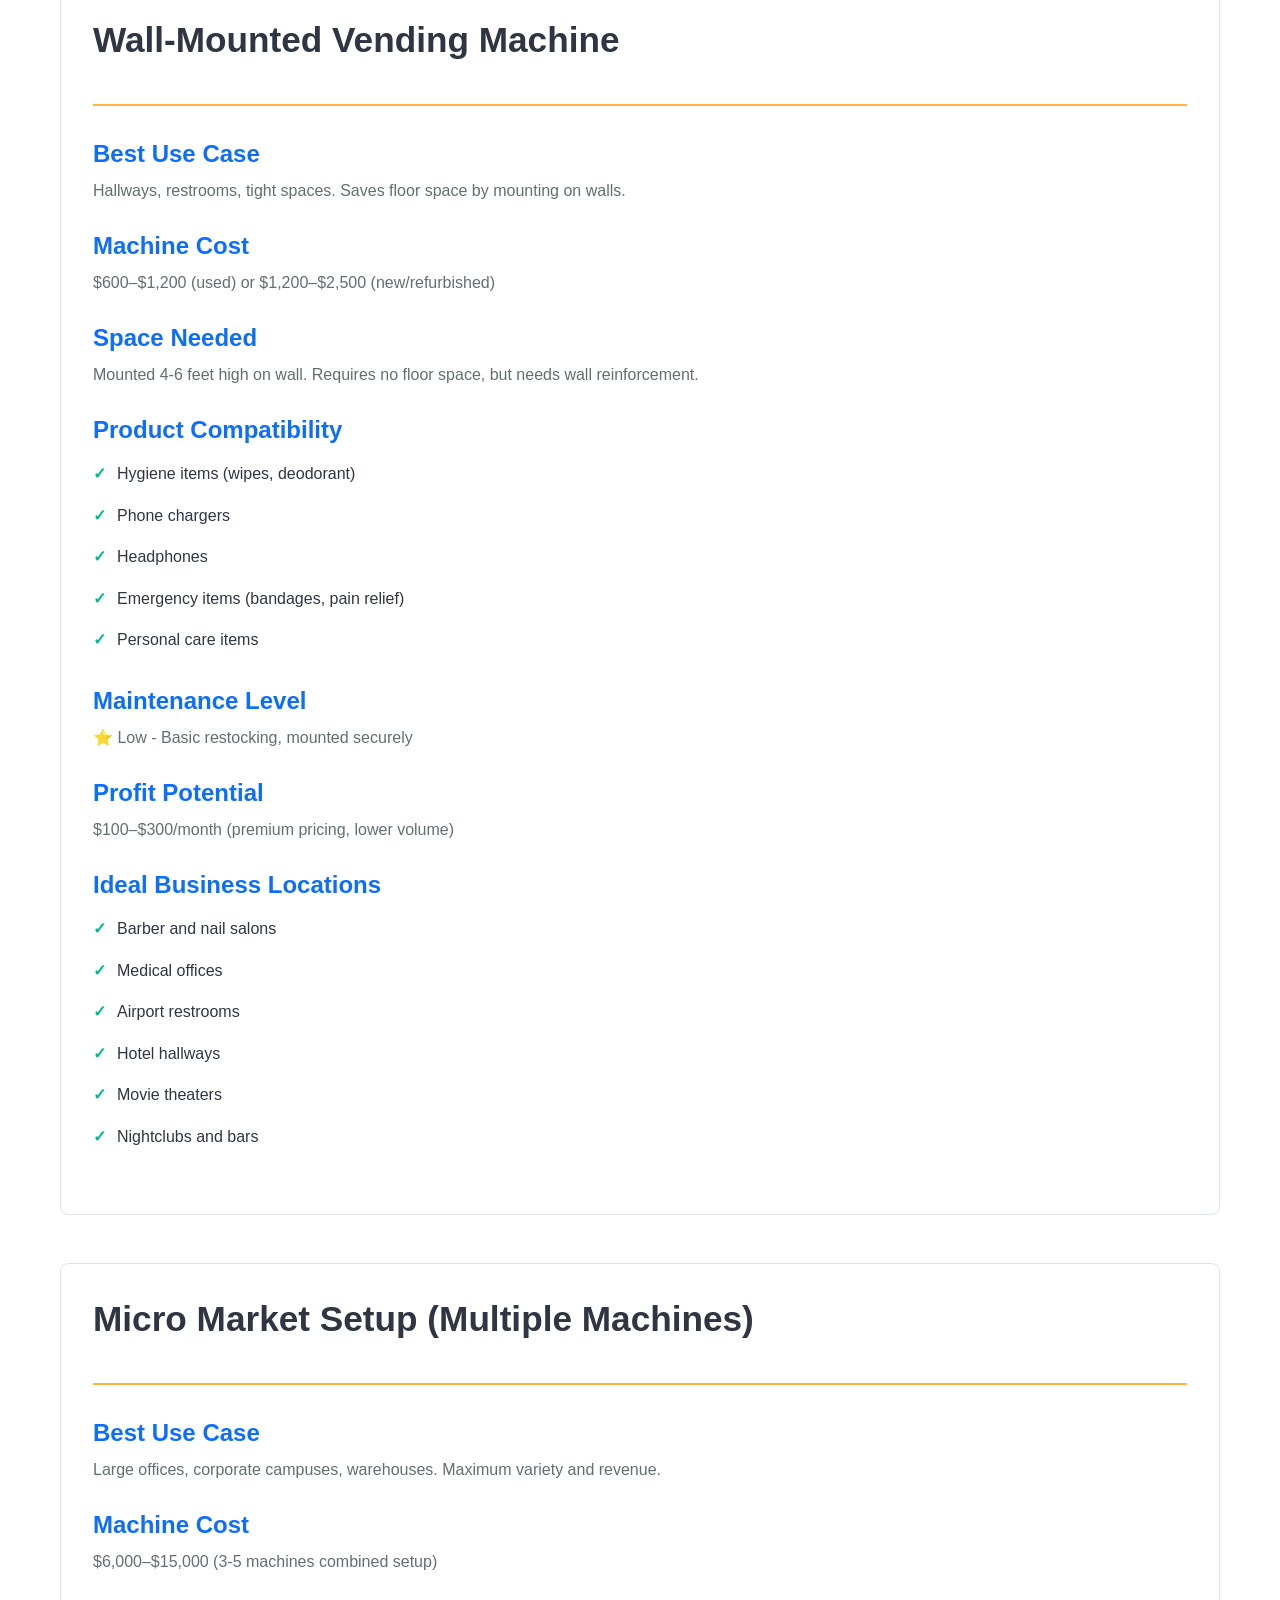
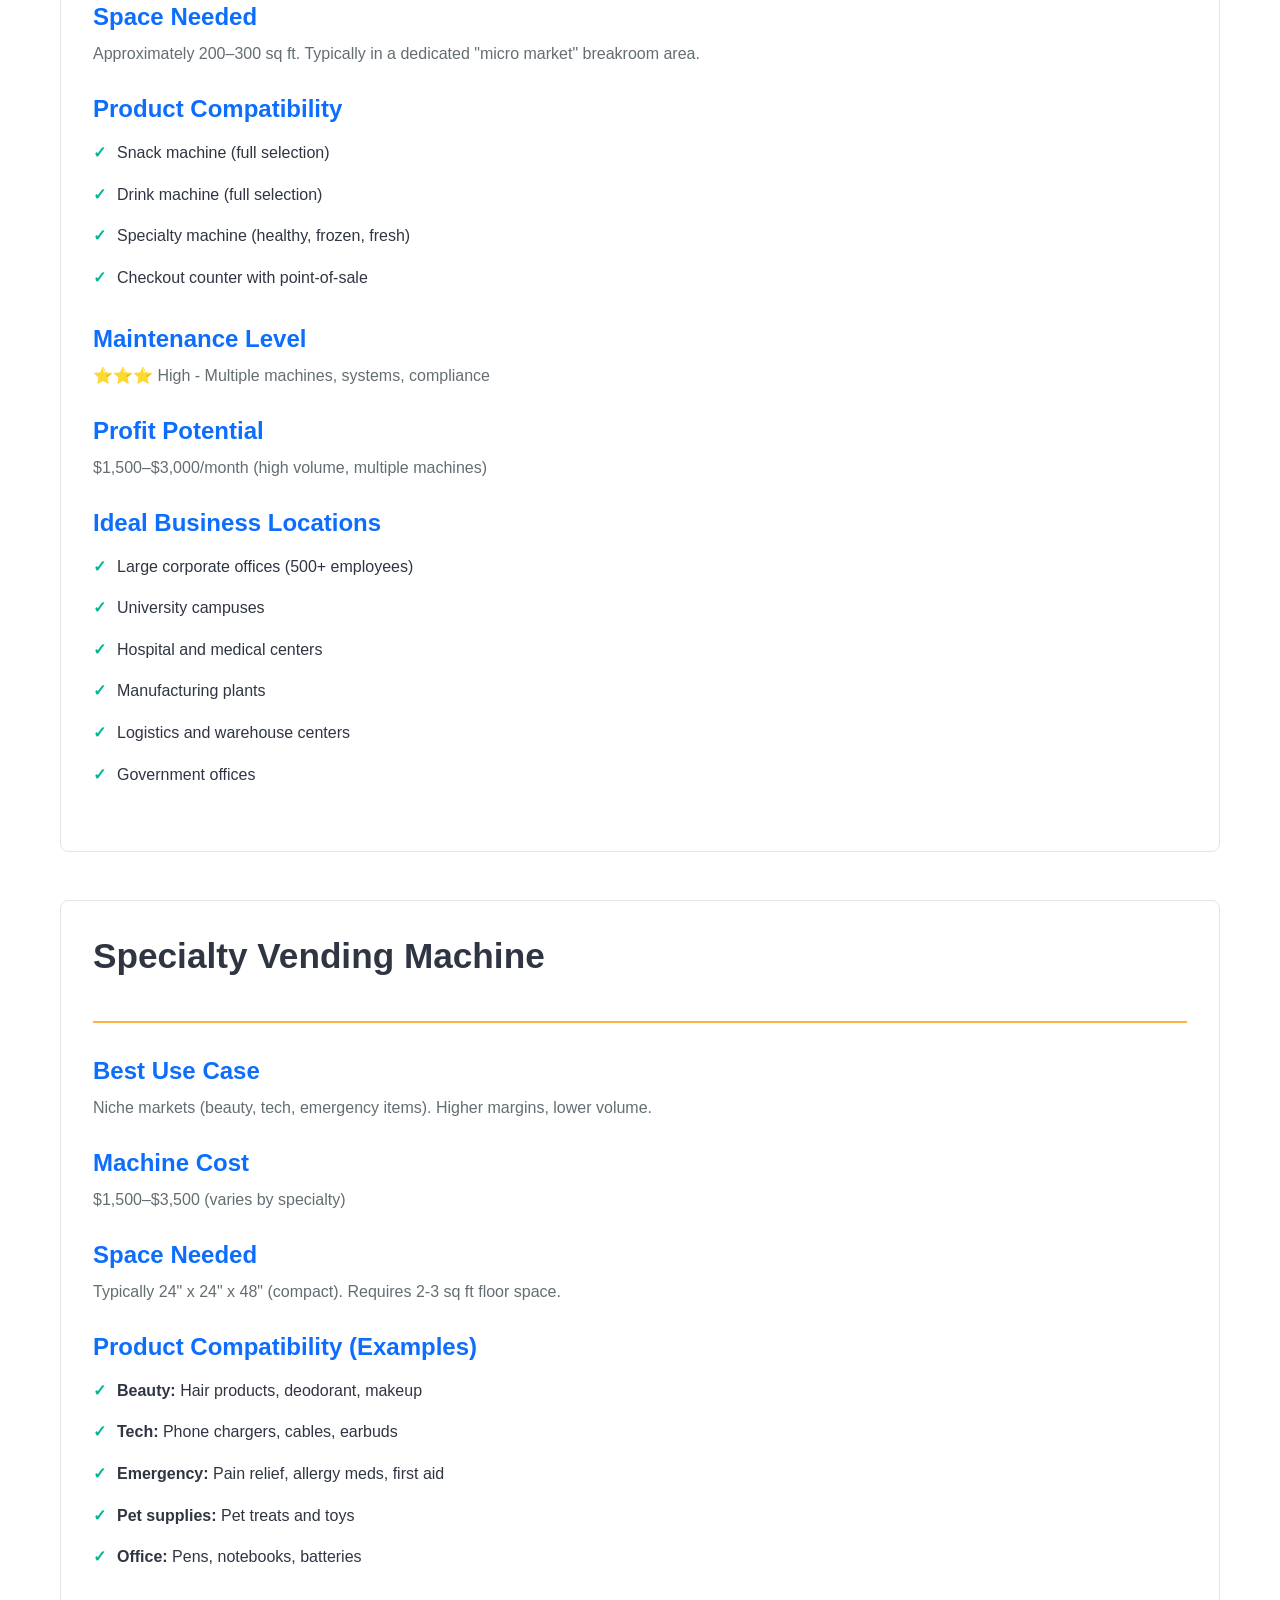
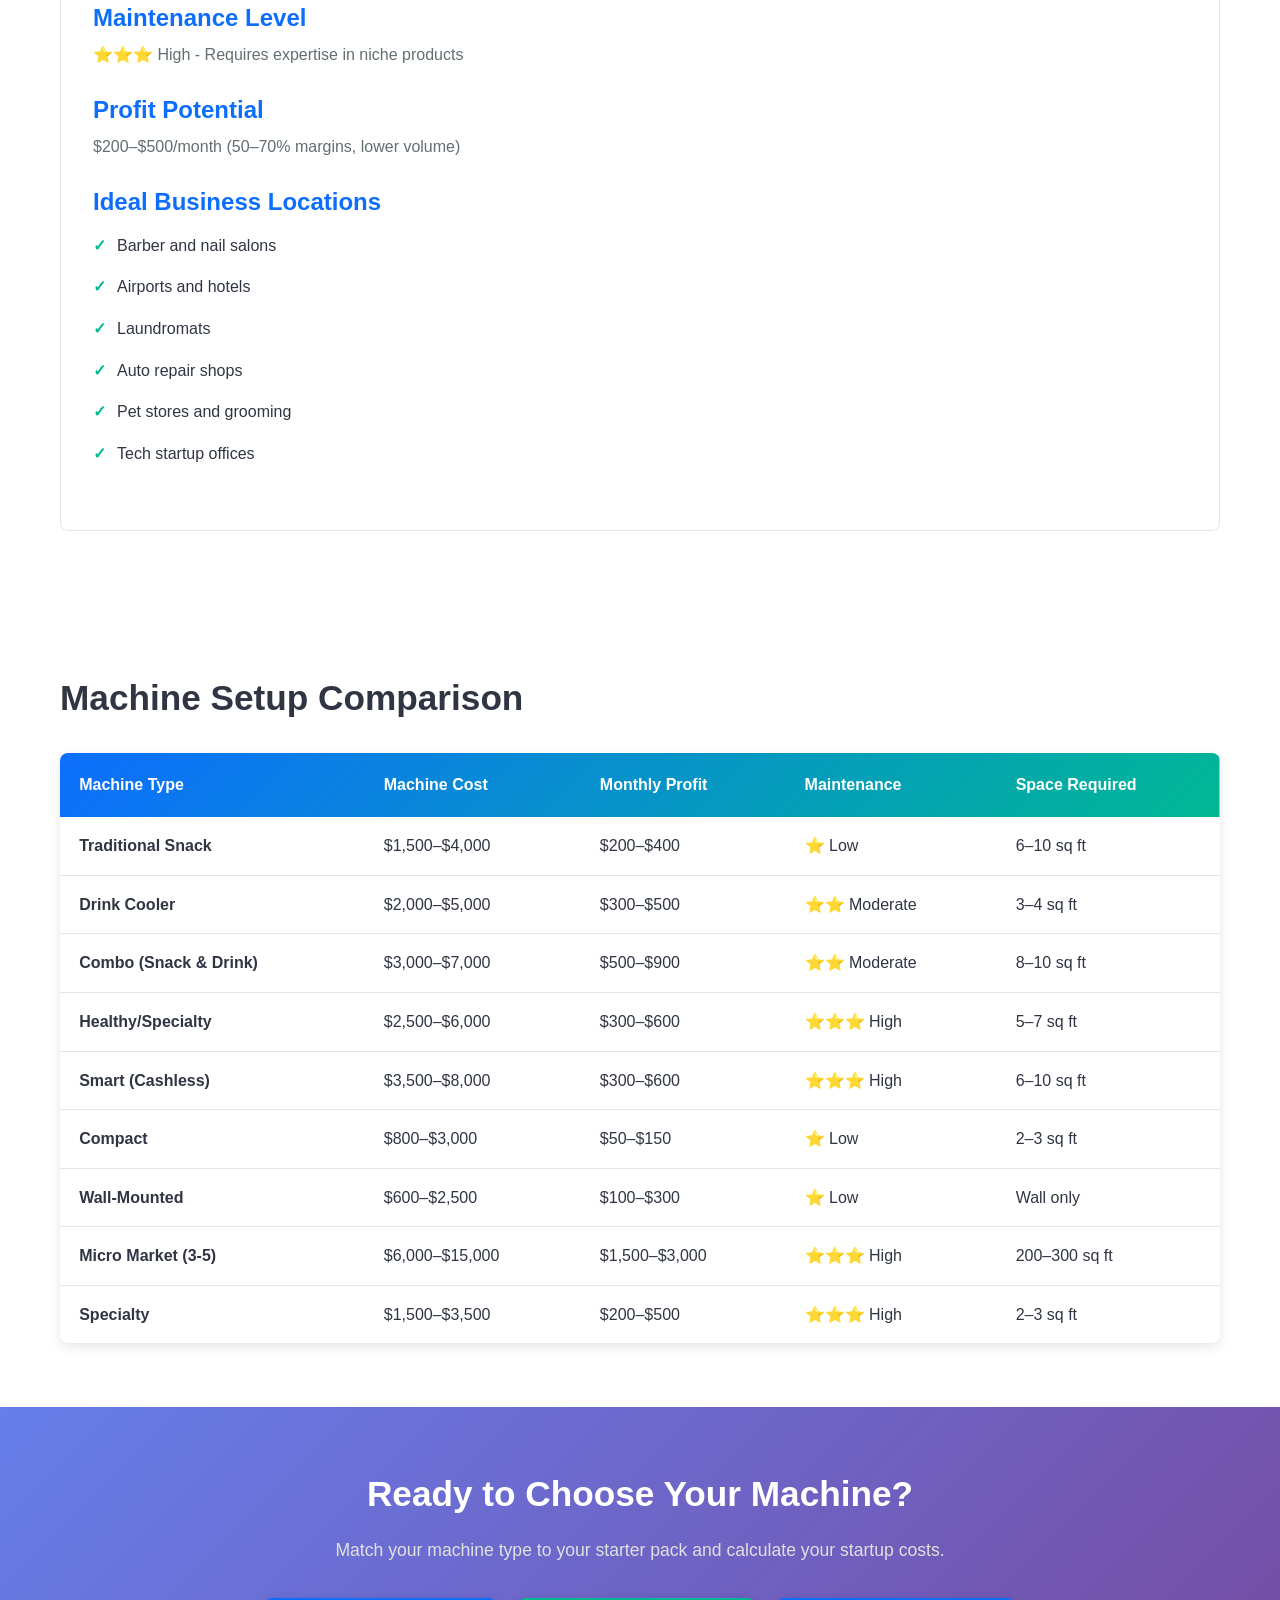
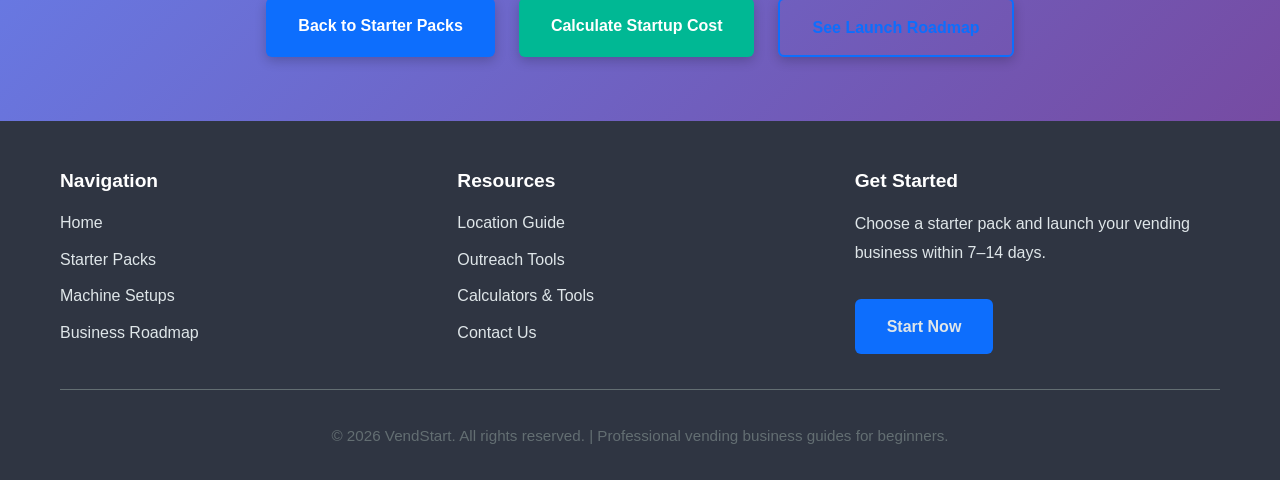
<file: machine-setups.html>
<!DOCTYPE html>
<html lang="en">
<head>
    <meta charset="UTF-8">
    <meta name="viewport" content="width=device-width, initial-scale=1.0">
    <title>Machine Setups - Vending Machine Business</title>
    <link rel="stylesheet" href="css/styles.css">
</head>
<body>
    <!-- Navigation -->
    <nav class="navbar">
        <div class="container">
            <div class="logo">
                <h1>✓ VendStart</h1>
            </div>
            <ul class="nav-links">
                <li><a href="index.html">Home</a></li>
                <li><a href="starter-packs.html">Starter Packs</a></li>
                <li><a href="machine-setups.html">Machine Setups</a></li>
                <li><a href="business-roadmap.html">Roadmap</a></li>
                <li><a href="location-guide.html">Locations</a></li>
                <li><a href="outreach-tools.html">Outreach</a></li>
                <li><a href="tools.html">Tools</a></li>
                <li><a href="index.html#contact" class="cta-btn">Get Started</a></li>
            </ul>
        </div>
    </nav>

    <!-- Page Header -->
    <section class="page-header">
        <div class="container">
            <h1>Vending Machine Setups</h1>
            <p>Find the right machine type for your business model and location.</p>
        </div>
    </section>

    <!-- Machine Setups -->
    <section class="machine-setups">
        <div class="container">

            <!-- Traditional Snack Machine -->
            <div class="setup" id="traditional-snack">
                <div class="setup-header">
                    <h2>Traditional Snack Machine</h2>
                </div>
                <div class="setup-body">
                    <div class="setup-section">
                        <h3>Best Use Case</h3>
                        <p>Schools, offices, gyms, waiting rooms, break areas. The most common and versatile option.</p>
                    </div>

                    <div class="setup-section">
                        <h3>Machine Cost</h3>
                        <p>$1,500–$2,500 (used) or $2,000–$4,000 (new/refurbished)</p>
                    </div>

                    <div class="setup-section">
                        <h3>Space Needed</h3>
                        <p>Approximately 36" wide x 27" deep x 70" tall. Requires 6-10 sq ft floor space.</p>
                    </div>

                    <div class="setup-section">
                        <h3>Product Compatibility</h3>
                        <ul class="feature-list">
                            <li>All dry snacks (chips, cookies, bars)</li>
                            <li>Gum and candy</li>
                            <li>Crackers and pretzels</li>
                            <li>Popcorn</li>
                            <li>NOT cold items (no refrigeration)</li>
                        </ul>
                    </div>

                    <div class="setup-section">
                        <h3>Maintenance Level</h3>
                        <p>⭐ Low - Basic cleaning and restocking</p>
                    </div>

                    <div class="setup-section">
                        <h3>Profit Potential</h3>
                        <p>$200–$400/month (30–50% margins)</p>
                    </div>

                    <div class="setup-section">
                        <h3>Ideal Business Locations</h3>
                        <ul class="feature-list">
                            <li>Office buildings</li>
                            <li>Schools and colleges</li>
                            <li>Gyms and fitness centers</li>
                            <li>Warehouses and factories</li>
                            <li>Apartment complexes</li>
                            <li>Hotels and motels</li>
                        </ul>
                    </div>
                </div>
            </div>

            <!-- Drink Vending Machine -->
            <div class="setup" id="drink-machine">
                <div class="setup-header">
                    <h2>Drink Vending Machine (Refrigerated Cooler)</h2>
                </div>
                <div class="setup-body">
                    <div class="setup-section">
                        <h3>Best Use Case</h3>
                        <p>Offices, factories, outdoor areas, gyms. For high-margin drink sales with refrigeration.</p>
                    </div>

                    <div class="setup-section">
                        <h3>Machine Cost</h3>
                        <p>$2,000–$3,500 (used) or $2,500–$5,000 (new/refurbished with cooler)</p>
                    </div>

                    <div class="setup-section">
                        <h3>Space Needed</h3>
                        <p>Approximately 32" wide x 32" deep x 48" tall. Requires 3-4 sq ft floor space. Close to power outlet.</p>
                    </div>

                    <div class="setup-section">
                        <h3>Product Compatibility</h3>
                        <ul class="feature-list">
                            <li>Bottled water and sparkling water</li>
                            <li>Soft drinks (soda, energy drinks)</li>
                            <li>Sports drinks and Gatorade</li>
                            <li>Iced tea and juices</li>
                            <li>Smoothies and protein drinks</li>
                            <li>Beer/Alcohol (with age verification)</li>
                        </ul>
                    </div>

                    <div class="setup-section">
                        <h3>Maintenance Level</h3>
                        <p>⭐⭐ Moderate - Requires electricity, cooling system checks, more frequent restocking</p>
                    </div>

                    <div class="setup-section">
                        <h3>Profit Potential</h3>
                        <p>$300–$500/month (25–40% margins, high volume)</p>
                    </div>

                    <div class="setup-section">
                        <h3>Ideal Business Locations</h3>
                        <ul class="feature-list">
                            <li>Office buildings and corporate parks</li>
                            <li>Manufacturing facilities</li>
                            <li>Warehouses and logistics centers</li>
                            <li>Gyms and fitness clubs</li>
                            <li>Outdoor venues and construction sites</li>
                            <li>Hotels and resorts</li>
                        </ul>
                    </div>
                </div>
            </div>

            <!-- Combo Machine -->
            <div class="setup" id="combo-machine">
                <div class="setup-header">
                    <h2>Combo Machine (Snack & Drink)</h2>
                </div>
                <div class="setup-body">
                    <div class="setup-section">
                        <h3>Best Use Case</h3>
                        <p>Large offices, corporate campuses, schools. Maximum revenue from one location.</p>
                    </div>

                    <div class="setup-section">
                        <h3>Machine Cost</h3>
                        <p>$3,000–$5,000 (used) or $4,000–$7,000 (new/refurbished)</p>
                    </div>

                    <div class="setup-section">
                        <h3>Space Needed</h3>
                        <p>Approximately 42" wide x 32" deep x 72" tall. Requires 8-10 sq ft floor space and power outlet.</p>
                    </div>

                    <div class="setup-section">
                        <h3>Product Compatibility</h3>
                        <ul class="feature-list">
                            <li>All snacks (top section)</li>
                            <li>All drinks (bottom refrigerated section)</li>
                            <li>Hot beverage options (on some models)</li>
                        </ul>
                    </div>

                    <div class="setup-section">
                        <h3>Maintenance Level</h3>
                        <p>⭐⭐ Moderate - Two systems to maintain, electricity required</p>
                    </div>

                    <div class="setup-section">
                        <h3>Profit Potential</h3>
                        <p>$500–$900/month (combined snack + drink margins)</p>
                    </div>

                    <div class="setup-section">
                        <h3>Ideal Business Locations</h3>
                        <ul class="feature-list">
                            <li>Large corporate offices</li>
                            <li>Corporate campuses</li>
                            <li>Universities and colleges</li>
                            <li>Large manufacturing facilities</li>
                            <li>Hospital and medical centers</li>
                            <li>Government offices</li>
                        </ul>
                    </div>
                </div>
            </div>

            <!-- Healthy Vending Machine -->
            <div class="setup" id="healthy-machine">
                <div class="setup-header">
                    <h2>Healthy Vending Machine (Refrigerated Specialty)</h2>
                </div>
                <div class="setup-body">
                    <div class="setup-section">
                        <h3>Best Use Case</h3>
                        <p>Gyms, wellness centers, health-conscious offices. Premium pricing for fresh items.</p>
                    </div>

                    <div class="setup-section">
                        <h3>Machine Cost</h3>
                        <p>$2,500–$4,000 (used) or $3,500–$6,000 (new/refurbished)</p>
                    </div>

                    <div class="setup-section">
                        <h3>Space Needed</h3>
                        <p>Approximately 36" wide x 30" deep x 65" tall. Requires 5-7 sq ft floor space and power outlet.</p>
                    </div>

                    <div class="setup-section">
                        <h3>Product Compatibility</h3>
                        <ul class="feature-list">
                            <li>Protein bars and shakes</li>
                            <li>Organic snacks</li>
                            <li>Fresh fruit and salads</li>
                            <li>Nuts and seeds</li>
                            <li>Smoothies</li>
                            <li>Sports recovery drinks</li>
                            <li>Natural teas and cold brew</li>
                        </ul>
                    </div>

                    <div class="setup-section">
                        <h3>Maintenance Level</h3>
                        <p>⭐⭐⭐ High - Refrigeration, fresh product rotation, expires faster</p>
                    </div>

                    <div class="setup-section">
                        <h3>Profit Potential</h3>
                        <p>$400–$700/month (40–60% premium margins)</p>
                    </div>

                    <div class="setup-section">
                        <h3>Ideal Business Locations</h3>
                        <ul class="feature-list">
                            <li>Gyms and fitness centers</li>
                            <li>CrossFit and yoga studios</li>
                            <li>Wellness clinics</li>
                            <li>Health-conscious corporate offices</li>
                            <li>Medical offices and hospitals</li>
                            <li>Nutritionist and dietician offices</li>
                        </ul>
                    </div>
                </div>
            </div>

            <!-- Smart Vending Machine -->
            <div class="setup" id="smart-machine">
                <div class="setup-header">
                    <h2>Smart Vending Machine (Cashless Payments)</h2>
                </div>
                <div class="setup-body">
                    <div class="setup-section">
                        <h3>Best Use Case</h3>
                        <p>Tech-forward locations, corporate offices, busy transit areas. Modern payment options increase sales.</p>
                    </div>

                    <div class="setup-section">
                        <h3>Machine Cost</h3>
                        <p>$3,500–$5,000 (used) or $4,500–$8,000 (new with smart system)</p>
                    </div>

                    <div class="setup-section">
                        <h3>Space Needed</h3>
                        <p>Same footprint as traditional (36" x 27" x 70") but requires WiFi or cellular connection.</p>
                    </div>

                    <div class="setup-section">
                        <h3>Product Compatibility</h3>
                        <ul class="feature-list">
                            <li>All snacks and drinks</li>
                            <li>Accept credit/debit cards, Apple Pay, Google Pay</li>
                            <li>Real-time inventory tracking</li>
                            <li>Mobile payment integration</li>
                        </ul>
                    </div>

                    <div class="setup-section">
                        <h3>Maintenance Level</h3>
                        <p>⭐⭐⭐ High - Technology, WiFi connectivity, software updates</p>
                    </div>

                    <div class="setup-section">
                        <h3>Profit Potential</h3>
                        <p>$300–$600/month (higher volume, lower cash handling)</p>
                    </div>

                    <div class="setup-section">
                        <h3>Ideal Business Locations</h3>
                        <ul class="feature-list">
                            <li>Tech companies and startups</li>
                            <li>Modern corporate offices</li>
                            <li>Universities and colleges</li>
                            <li>Transit stations</li>
                            <li>Hotels and resorts</li>
                            <li>Retail locations</li>
                        </ul>
                    </div>
                </div>
            </div>

            <!-- Compact Machine -->
            <div class="setup" id="compact-machine">
                <div class="setup-header">
                    <h2>Compact Vending Machine</h2>
                </div>
                <div class="setup-body">
                    <div class="setup-section">
                        <h3>Best Use Case</h3>
                        <p>Small spaces, restrooms, hallways. Lower inventory but less investment.</p>
                    </div>

                    <div class="setup-section">
                        <h3>Machine Cost</h3>
                        <p>$800–$1,500 (used) or $1,500–$3,000 (new/refurbished)</p>
                    </div>

                    <div class="setup-section">
                        <h3>Space Needed</h3>
                        <p>Approximately 24" wide x 20" deep x 48" tall. Requires only 2-3 sq ft floor space.</p>
                    </div>

                    <div class="setup-section">
                        <h3>Product Compatibility</h3>
                        <ul class="feature-list">
                            <li>Candy and gum (primary)</li>
                            <li>Small snacks</li>
                            <li>Mints and breath fresheners</li>
                            <li>Limited drink selection (bottled)</li>
                        </ul>
                    </div>

                    <div class="setup-section">
                        <h3>Maintenance Level</h3>
                        <p>⭐ Low - Very basic, minimal maintenance</p>
                    </div>

                    <div class="setup-section">
                        <h3>Profit Potential</h3>
                        <p>$50–$150/month (lower volume, but lower costs)</p>
                    </div>

                    <div class="setup-section">
                        <h3>Ideal Business Locations</h3>
                        <ul class="feature-list">
                            <li>Restrooms and hallways</li>
                            <li>Small offices</li>
                            <li>Retail storefronts</li>
                            <li>Gas stations and convenience stores</li>
                            <li>Barber and nail salons</li>
                            <li>Small waiting rooms</li>
                        </ul>
                    </div>
                </div>
            </div>

            <!-- Wall-Mounted Machine -->
            <div class="setup" id="wall-mounted">
                <div class="setup-header">
                    <h2>Wall-Mounted Vending Machine</h2>
                </div>
                <div class="setup-body">
                    <div class="setup-section">
                        <h3>Best Use Case</h3>
                        <p>Hallways, restrooms, tight spaces. Saves floor space by mounting on walls.</p>
                    </div>

                    <div class="setup-section">
                        <h3>Machine Cost</h3>
                        <p>$600–$1,200 (used) or $1,200–$2,500 (new/refurbished)</p>
                    </div>

                    <div class="setup-section">
                        <h3>Space Needed</h3>
                        <p>Mounted 4-6 feet high on wall. Requires no floor space, but needs wall reinforcement.</p>
                    </div>

                    <div class="setup-section">
                        <h3>Product Compatibility</h3>
                        <ul class="feature-list">
                            <li>Hygiene items (wipes, deodorant)</li>
                            <li>Phone chargers</li>
                            <li>Headphones</li>
                            <li>Emergency items (bandages, pain relief)</li>
                            <li>Personal care items</li>
                        </ul>
                    </div>

                    <div class="setup-section">
                        <h3>Maintenance Level</h3>
                        <p>⭐ Low - Basic restocking, mounted securely</p>
                    </div>

                    <div class="setup-section">
                        <h3>Profit Potential</h3>
                        <p>$100–$300/month (premium pricing, lower volume)</p>
                    </div>

                    <div class="setup-section">
                        <h3>Ideal Business Locations</h3>
                        <ul class="feature-list">
                            <li>Barber and nail salons</li>
                            <li>Medical offices</li>
                            <li>Airport restrooms</li>
                            <li>Hotel hallways</li>
                            <li>Movie theaters</li>
                            <li>Nightclubs and bars</li>
                        </ul>
                    </div>
                </div>
            </div>

            <!-- Micro Market -->
            <div class="setup" id="micro-market">
                <div class="setup-header">
                    <h2>Micro Market Setup (Multiple Machines)</h2>
                </div>
                <div class="setup-body">
                    <div class="setup-section">
                        <h3>Best Use Case</h3>
                        <p>Large offices, corporate campuses, warehouses. Maximum variety and revenue.</p>
                    </div>

                    <div class="setup-section">
                        <h3>Machine Cost</h3>
                        <p>$6,000–$15,000 (3-5 machines combined setup)</p>
                    </div>

                    <div class="setup-section">
                        <h3>Space Needed</h3>
                        <p>Approximately 200–300 sq ft. Typically in a dedicated "micro market" breakroom area.</p>
                    </div>

                    <div class="setup-section">
                        <h3>Product Compatibility</h3>
                        <ul class="feature-list">
                            <li>Snack machine (full selection)</li>
                            <li>Drink machine (full selection)</li>
                            <li>Specialty machine (healthy, frozen, fresh)</li>
                            <li>Checkout counter with point-of-sale</li>
                        </ul>
                    </div>

                    <div class="setup-section">
                        <h3>Maintenance Level</h3>
                        <p>⭐⭐⭐ High - Multiple machines, systems, compliance</p>
                    </div>

                    <div class="setup-section">
                        <h3>Profit Potential</h3>
                        <p>$1,500–$3,000/month (high volume, multiple machines)</p>
                    </div>

                    <div class="setup-section">
                        <h3>Ideal Business Locations</h3>
                        <ul class="feature-list">
                            <li>Large corporate offices (500+ employees)</li>
                            <li>University campuses</li>
                            <li>Hospital and medical centers</li>
                            <li>Manufacturing plants</li>
                            <li>Logistics and warehouse centers</li>
                            <li>Government offices</li>
                        </ul>
                    </div>
                </div>
            </div>

            <!-- Specialty Machine -->
            <div class="setup" id="specialty-machine">
                <div class="setup-header">
                    <h2>Specialty Vending Machine</h2>
                </div>
                <div class="setup-body">
                    <div class="setup-section">
                        <h3>Best Use Case</h3>
                        <p>Niche markets (beauty, tech, emergency items). Higher margins, lower volume.</p>
                    </div>

                    <div class="setup-section">
                        <h3>Machine Cost</h3>
                        <p>$1,500–$3,500 (varies by specialty)</p>
                    </div>

                    <div class="setup-section">
                        <h3>Space Needed</h3>
                        <p>Typically 24" x 24" x 48" (compact). Requires 2-3 sq ft floor space.</p>
                    </div>

                    <div class="setup-section">
                        <h3>Product Compatibility (Examples)</h3>
                        <ul class="feature-list">
                            <li><strong>Beauty:</strong> Hair products, deodorant, makeup</li>
                            <li><strong>Tech:</strong> Phone chargers, cables, earbuds</li>
                            <li><strong>Emergency:</strong> Pain relief, allergy meds, first aid</li>
                            <li><strong>Pet supplies:</strong> Pet treats and toys</li>
                            <li><strong>Office:</strong> Pens, notebooks, batteries</li>
                        </ul>
                    </div>

                    <div class="setup-section">
                        <h3>Maintenance Level</h3>
                        <p>⭐⭐⭐ High - Requires expertise in niche products</p>
                    </div>

                    <div class="setup-section">
                        <h3>Profit Potential</h3>
                        <p>$200–$500/month (50–70% margins, lower volume)</p>
                    </div>

                    <div class="setup-section">
                        <h3>Ideal Business Locations</h3>
                        <ul class="feature-list">
                            <li>Barber and nail salons</li>
                            <li>Airports and hotels</li>
                            <li>Laundromats</li>
                            <li>Auto repair shops</li>
                            <li>Pet stores and grooming</li>
                            <li>Tech startup offices</li>
                        </ul>
                    </div>
                </div>
            </div>

        </div>
    </section>

    <!-- Comparison Table -->
    <section class="comparison">
        <div class="container">
            <h2>Machine Setup Comparison</h2>
            <table class="comparison-table">
                <thead>
                    <tr>
                        <th>Machine Type</th>
                        <th>Machine Cost</th>
                        <th>Monthly Profit</th>
                        <th>Maintenance</th>
                        <th>Space Required</th>
                    </tr>
                </thead>
                <tbody>
                    <tr>
                        <td><strong>Traditional Snack</strong></td>
                        <td>$1,500–$4,000</td>
                        <td>$200–$400</td>
                        <td>⭐ Low</td>
                        <td>6–10 sq ft</td>
                    </tr>
                    <tr>
                        <td><strong>Drink Cooler</strong></td>
                        <td>$2,000–$5,000</td>
                        <td>$300–$500</td>
                        <td>⭐⭐ Moderate</td>
                        <td>3–4 sq ft</td>
                    </tr>
                    <tr>
                        <td><strong>Combo (Snack & Drink)</strong></td>
                        <td>$3,000–$7,000</td>
                        <td>$500–$900</td>
                        <td>⭐⭐ Moderate</td>
                        <td>8–10 sq ft</td>
                    </tr>
                    <tr>
                        <td><strong>Healthy/Specialty</strong></td>
                        <td>$2,500–$6,000</td>
                        <td>$300–$600</td>
                        <td>⭐⭐⭐ High</td>
                        <td>5–7 sq ft</td>
                    </tr>
                    <tr>
                        <td><strong>Smart (Cashless)</strong></td>
                        <td>$3,500–$8,000</td>
                        <td>$300–$600</td>
                        <td>⭐⭐⭐ High</td>
                        <td>6–10 sq ft</td>
                    </tr>
                    <tr>
                        <td><strong>Compact</strong></td>
                        <td>$800–$3,000</td>
                        <td>$50–$150</td>
                        <td>⭐ Low</td>
                        <td>2–3 sq ft</td>
                    </tr>
                    <tr>
                        <td><strong>Wall-Mounted</strong></td>
                        <td>$600–$2,500</td>
                        <td>$100–$300</td>
                        <td>⭐ Low</td>
                        <td>Wall only</td>
                    </tr>
                    <tr>
                        <td><strong>Micro Market (3-5)</strong></td>
                        <td>$6,000–$15,000</td>
                        <td>$1,500–$3,000</td>
                        <td>⭐⭐⭐ High</td>
                        <td>200–300 sq ft</td>
                    </tr>
                    <tr>
                        <td><strong>Specialty</strong></td>
                        <td>$1,500–$3,500</td>
                        <td>$200–$500</td>
                        <td>⭐⭐⭐ High</td>
                        <td>2–3 sq ft</td>
                    </tr>
                </tbody>
            </table>
        </div>
    </section>

    <!-- CTA -->
    <section class="section-cta">
        <div class="container">
            <h2>Ready to Choose Your Machine?</h2>
            <p>Match your machine type to your starter pack and calculate your startup costs.</p>
            <div class="cta-buttons">
                <a href="starter-packs.html" class="btn btn-primary">Back to Starter Packs</a>
                <a href="tools.html#cost-estimator" class="btn btn-secondary">Calculate Startup Cost</a>
                <a href="business-roadmap.html" class="btn btn-outline">See Launch Roadmap</a>
            </div>
        </div>
    </section>

    <!-- Footer -->
    <footer class="footer">
        <div class="container">
            <div class="footer-grid">
                <div class="footer-section">
                    <h4>Navigation</h4>
                    <ul>
                        <li><a href="index.html">Home</a></li>
                        <li><a href="starter-packs.html">Starter Packs</a></li>
                        <li><a href="machine-setups.html">Machine Setups</a></li>
                        <li><a href="business-roadmap.html">Business Roadmap</a></li>
                    </ul>
                </div>
                <div class="footer-section">
                    <h4>Resources</h4>
                    <ul>
                        <li><a href="location-guide.html">Location Guide</a></li>
                        <li><a href="outreach-tools.html">Outreach Tools</a></li>
                        <li><a href="tools.html">Calculators & Tools</a></li>
                        <li><a href="#">Contact Us</a></li>
                    </ul>
                </div>
                <div class="footer-section">
                    <h4>Get Started</h4>
                    <p>Choose a starter pack and launch your vending business within 7–14 days.</p>
                    <a href="starter-packs.html" class="btn btn-primary">Start Now</a>
                </div>
            </div>
            <div class="footer-bottom">
                <p>&copy; 2026 VendStart. All rights reserved. | Professional vending business guides for beginners.</p>
            </div>
        </div>
    </footer>

    <script src="js/app.js"></script>
</body>
</html>
</file>
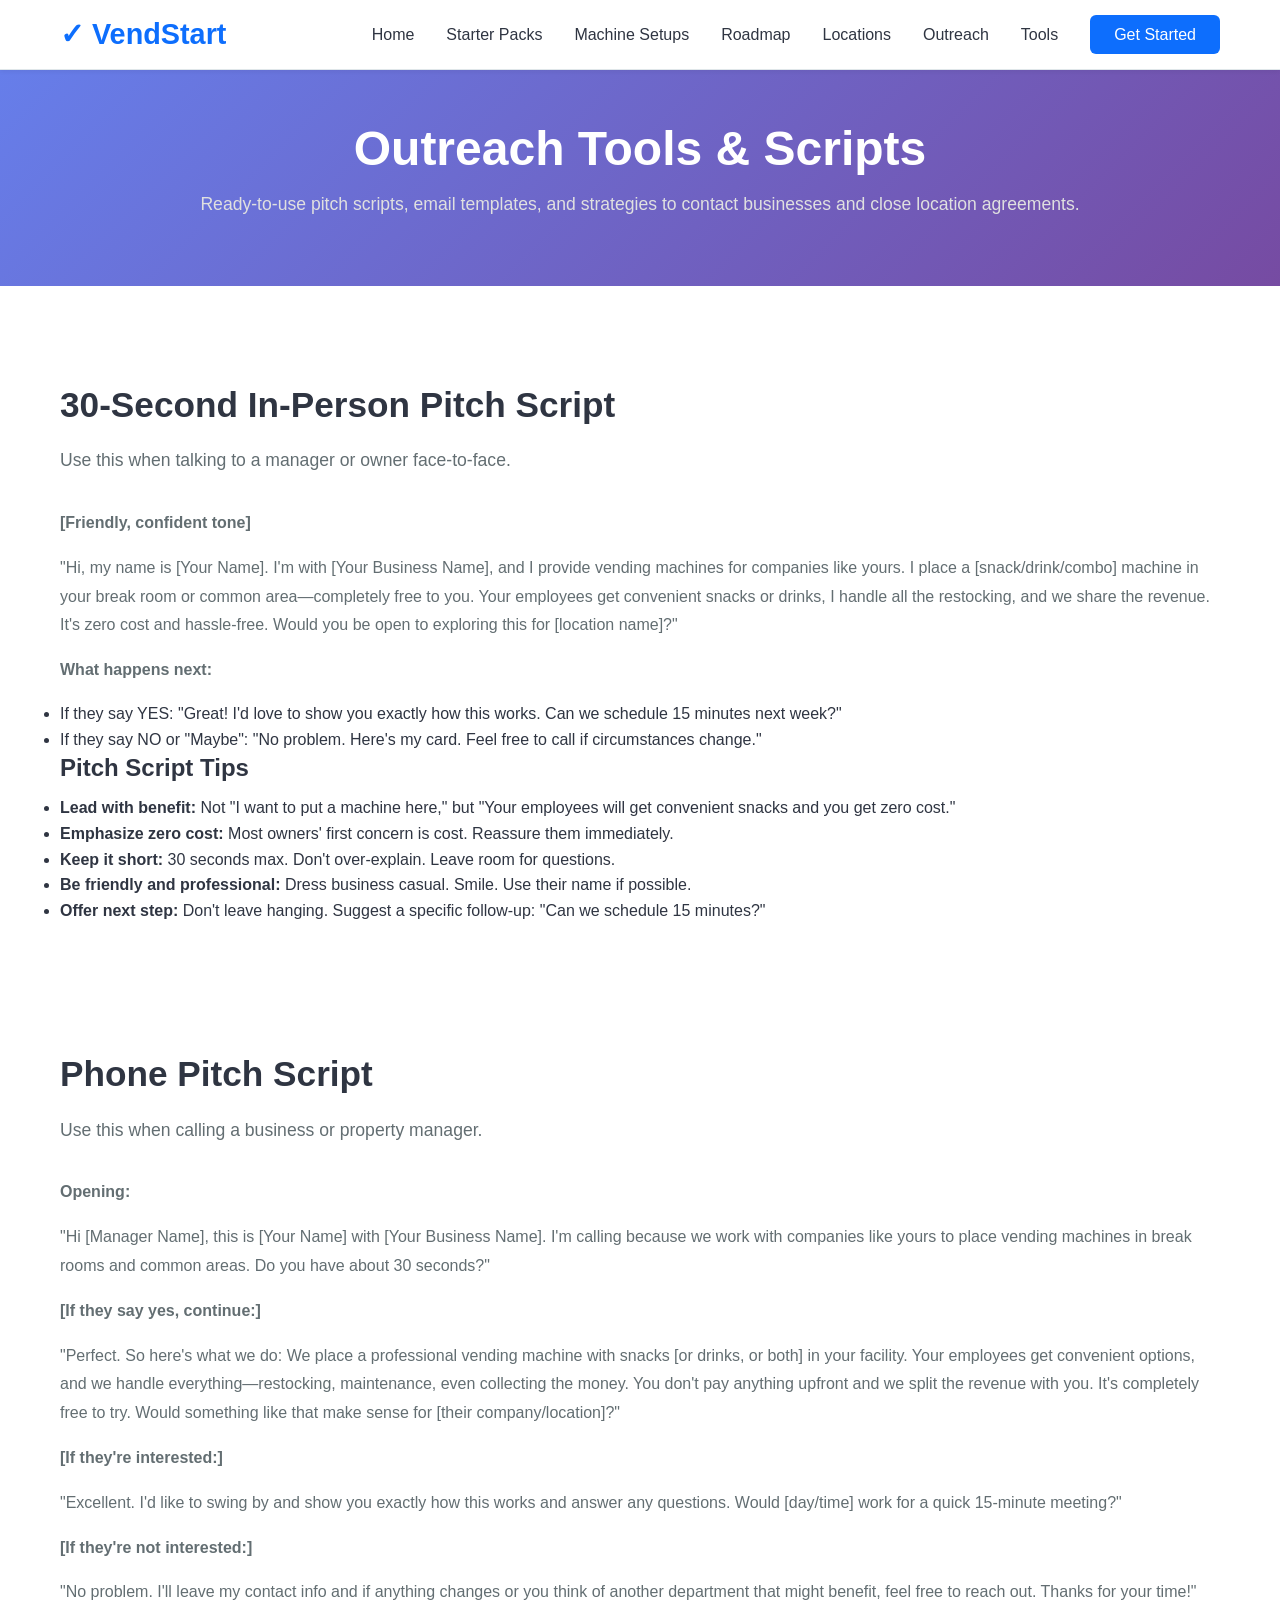
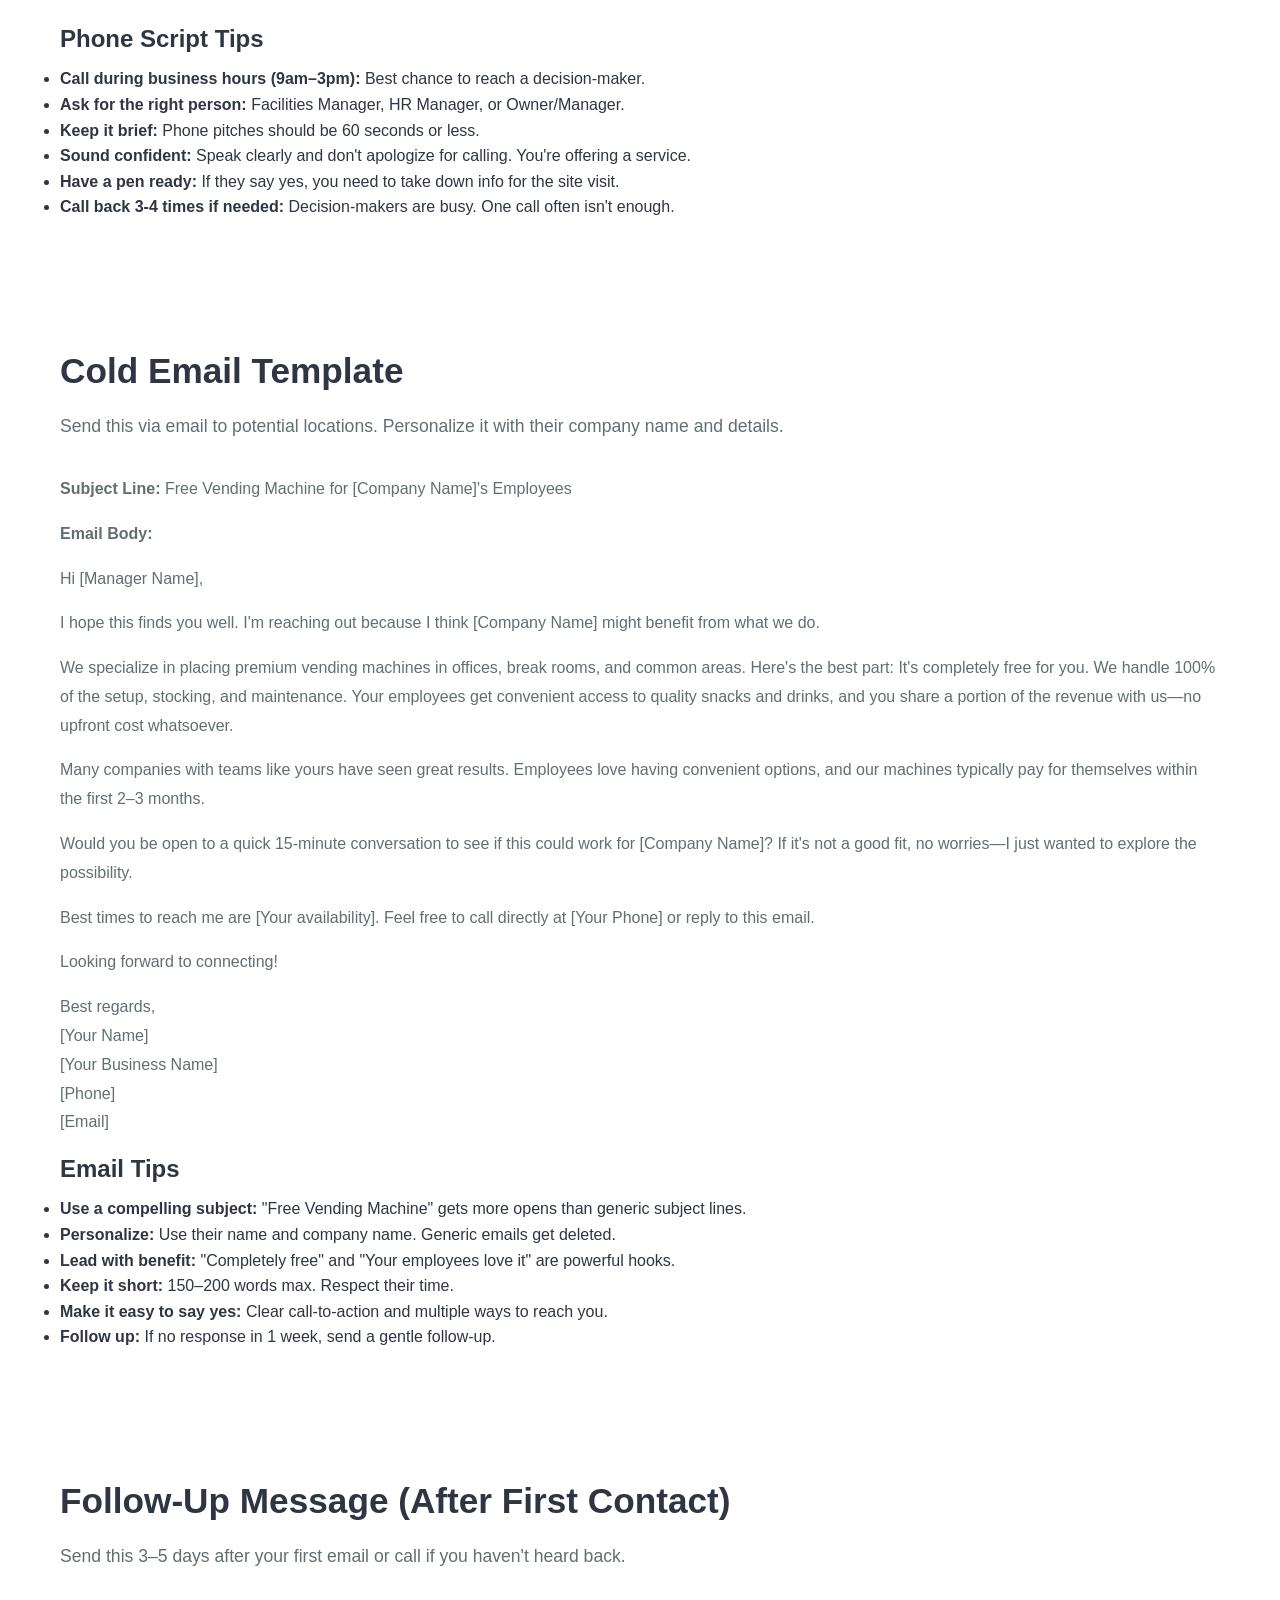
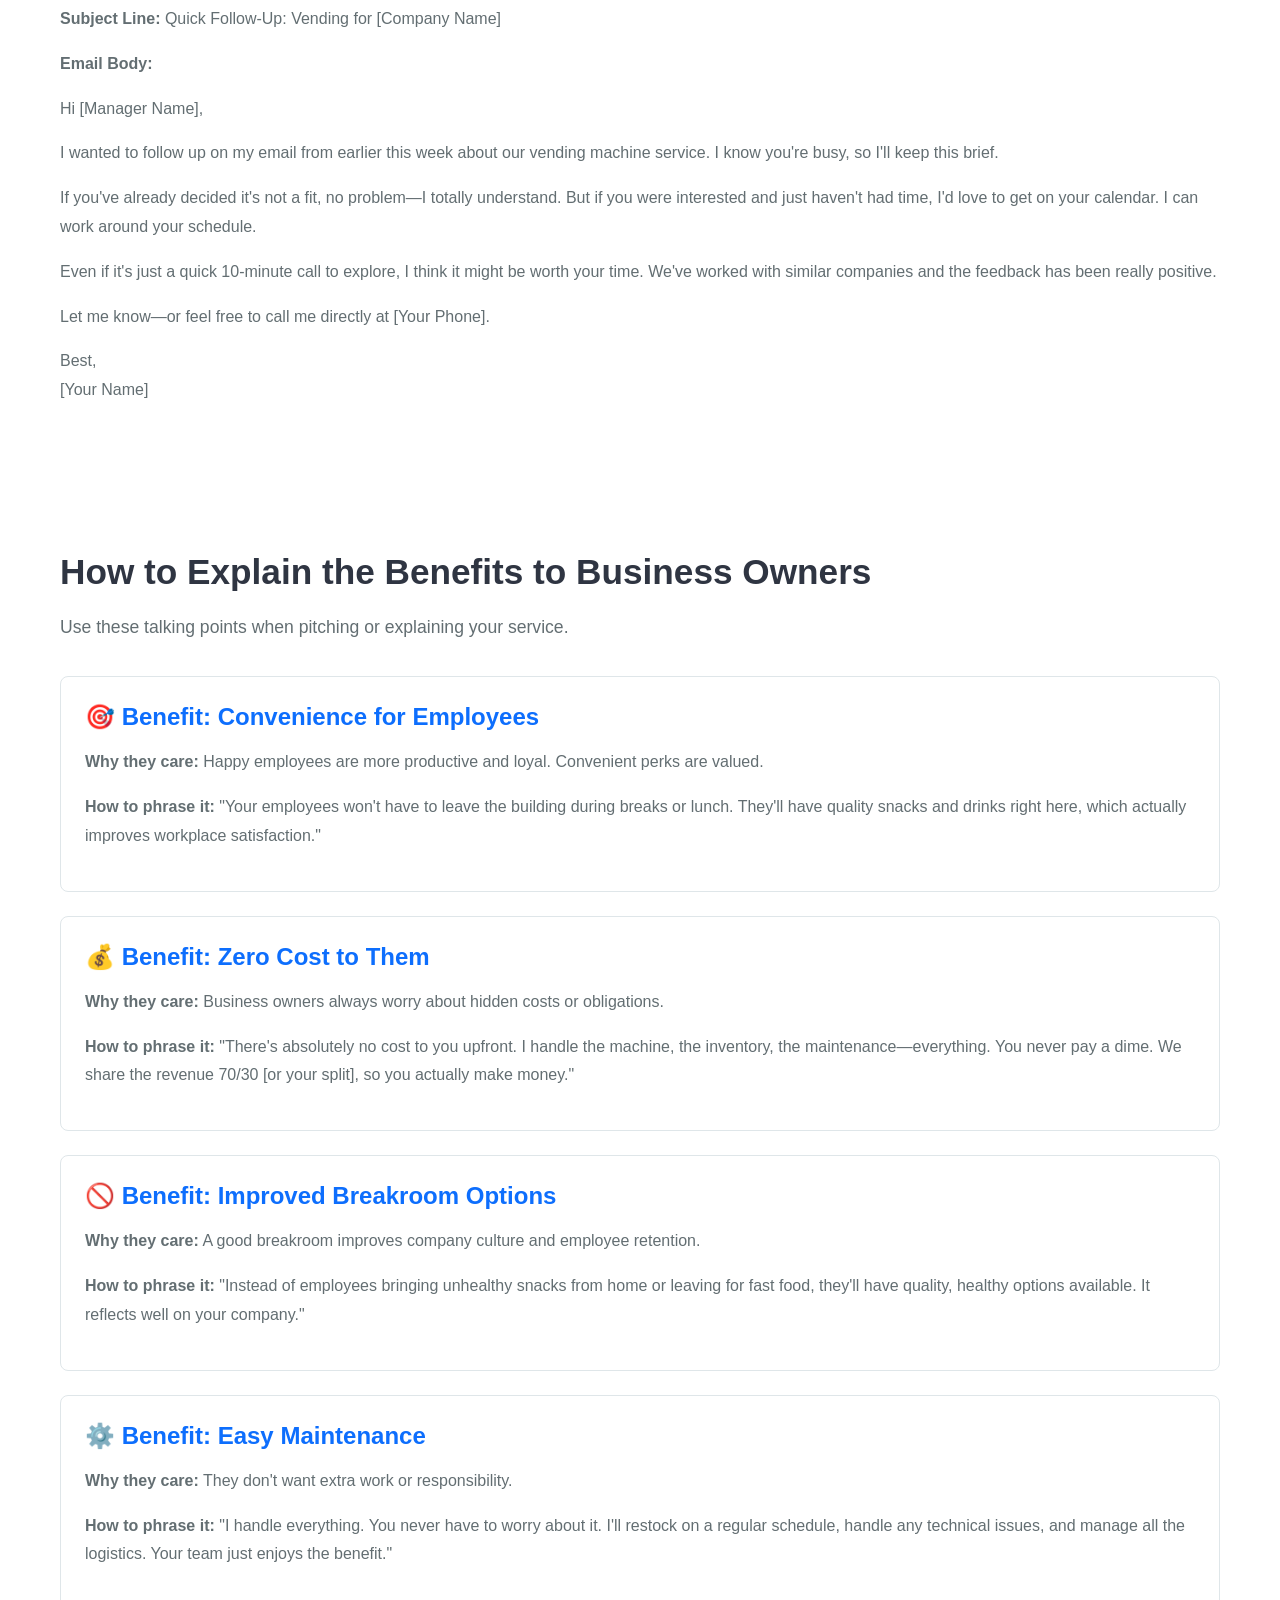
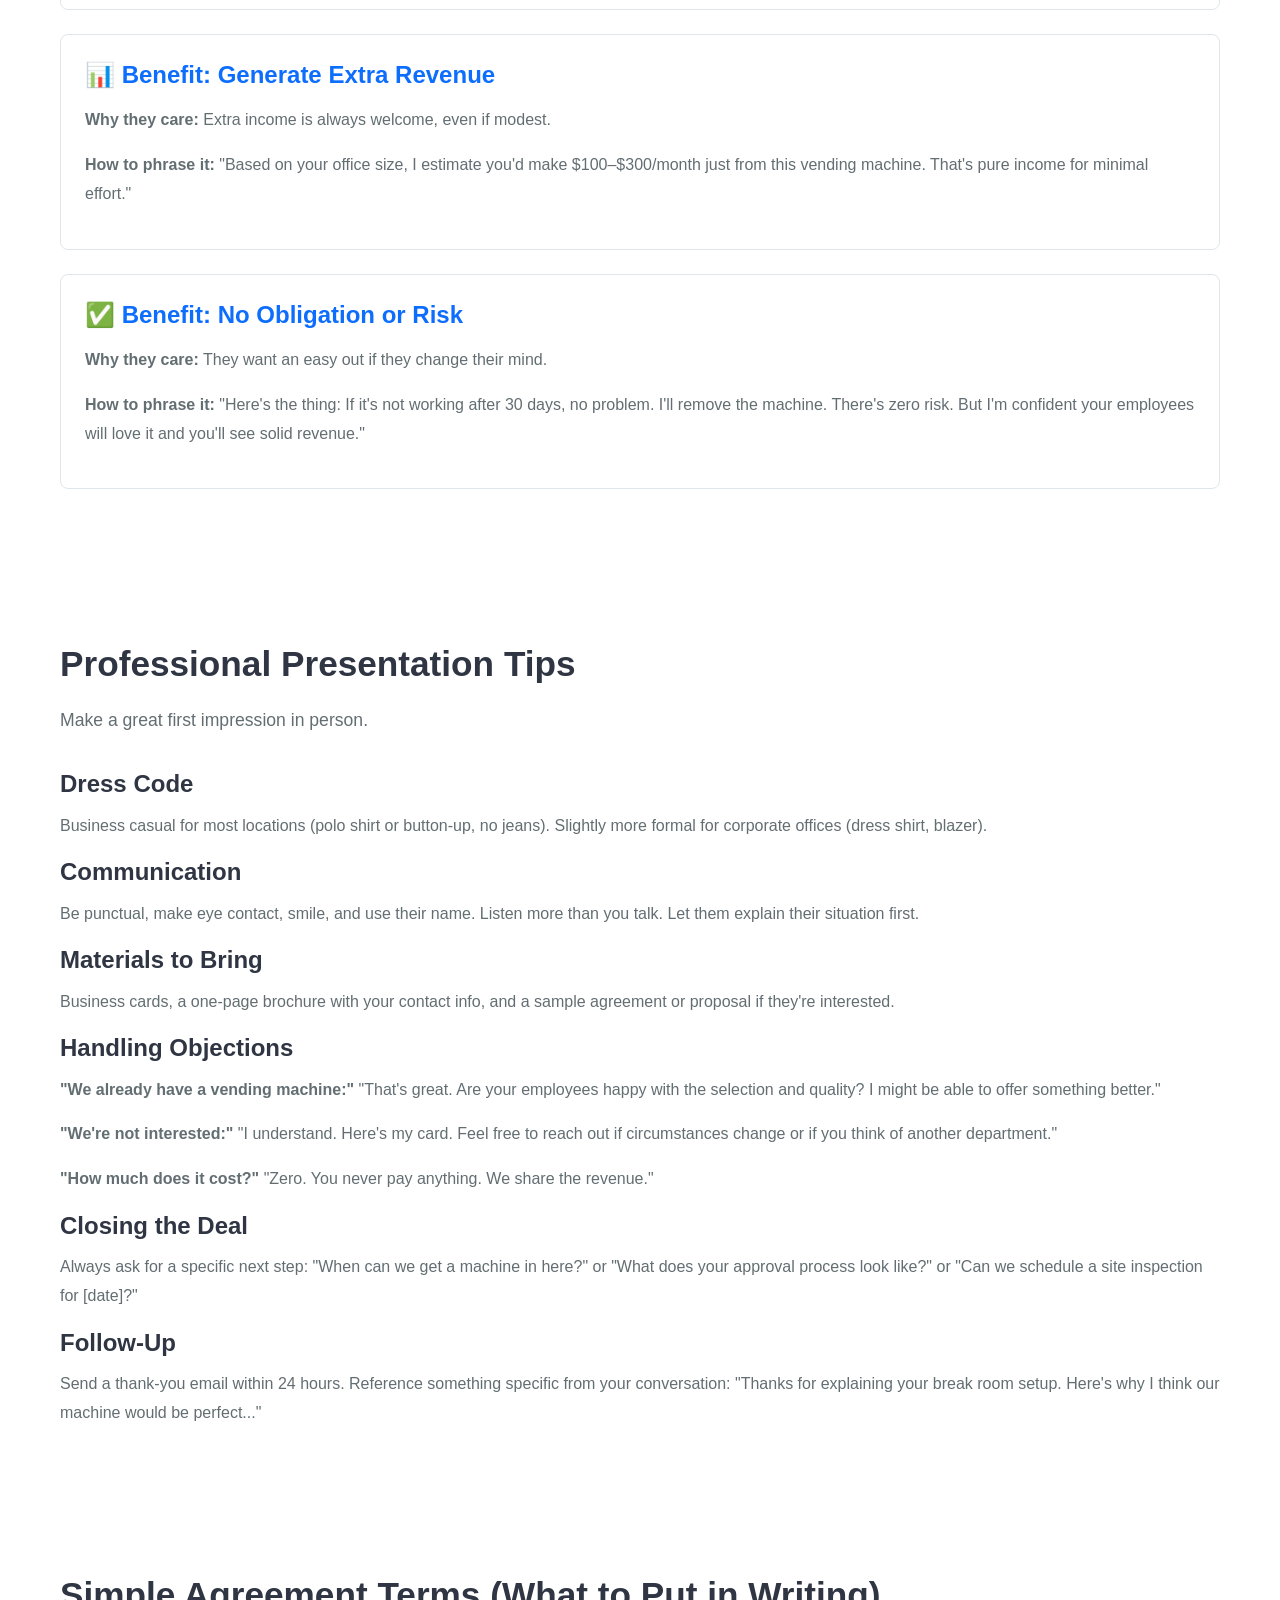
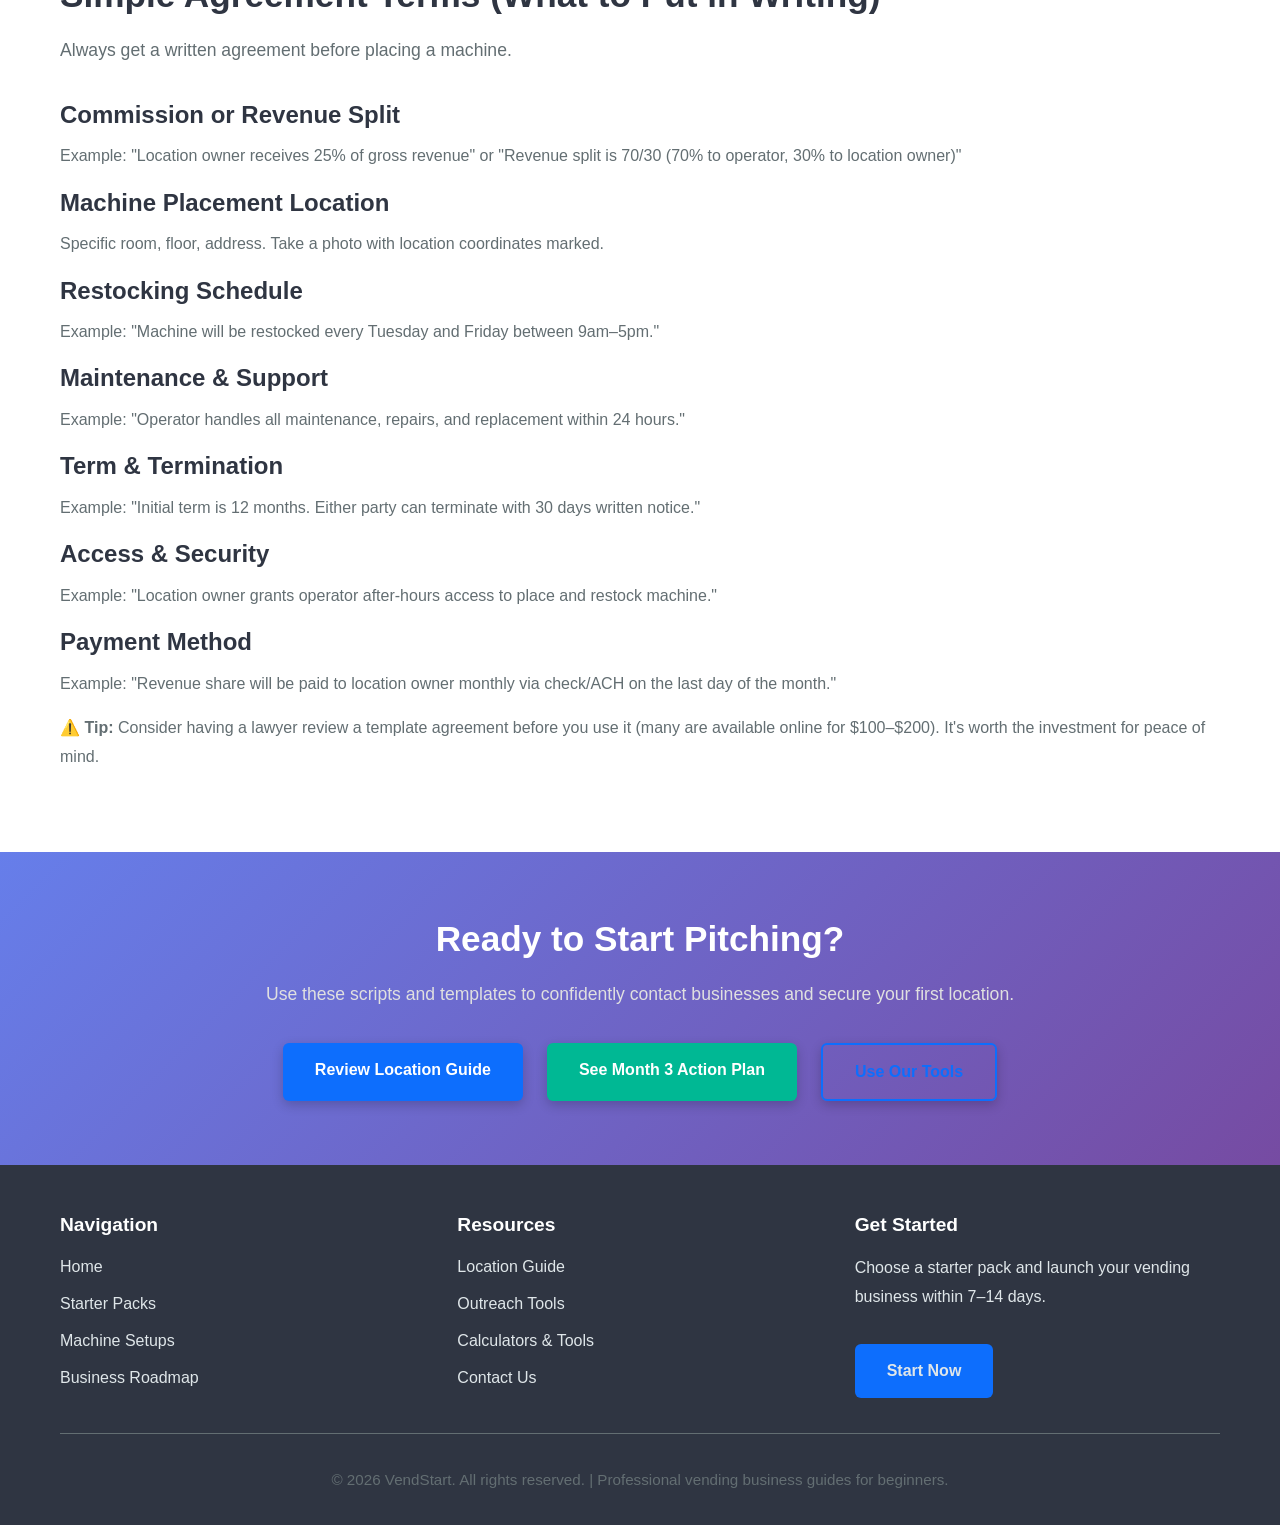
<file: outreach-tools.html>
<!DOCTYPE html>
<html lang="en">
<head>
    <meta charset="UTF-8">
    <meta name="viewport" content="width=device-width, initial-scale=1.0">
    <title>Outreach Tools - Vending Machine Business</title>
    <link rel="stylesheet" href="css/styles.css">
</head>
<body>
    <!-- Navigation -->
    <nav class="navbar">
        <div class="container">
            <div class="logo">
                <h1>✓ VendStart</h1>
            </div>
            <ul class="nav-links">
                <li><a href="index.html">Home</a></li>
                <li><a href="starter-packs.html">Starter Packs</a></li>
                <li><a href="machine-setups.html">Machine Setups</a></li>
                <li><a href="business-roadmap.html">Roadmap</a></li>
                <li><a href="location-guide.html">Locations</a></li>
                <li><a href="outreach-tools.html">Outreach</a></li>
                <li><a href="tools.html">Tools</a></li>
                <li><a href="index.html#contact" class="cta-btn">Get Started</a></li>
            </ul>
        </div>
    </nav>

    <!-- Page Header -->
    <section class="page-header">
        <div class="container">
            <h1>Outreach Tools & Scripts</h1>
            <p>Ready-to-use pitch scripts, email templates, and strategies to contact businesses and close location agreements.</p>
        </div>
    </section>

    <!-- Pitch Script Section -->
    <section class="outreach-section">
        <div class="container">
            <h2>30-Second In-Person Pitch Script</h2>
            <p class="section-subtitle">Use this when talking to a manager or owner face-to-face.</p>

            <div class="script-box">
                <p><strong>[Friendly, confident tone]</strong></p>
                <p>"Hi, my name is [Your Name]. I'm with [Your Business Name], and I provide vending machines for companies like yours. I place a [snack/drink/combo] machine in your break room or common area—completely free to you. Your employees get convenient snacks or drinks, I handle all the restocking, and we share the revenue. It's zero cost and hassle-free. Would you be open to exploring this for [location name]?"</p>

                <p><strong>What happens next:</strong></p>
                <ul>
                    <li>If they say YES: "Great! I'd love to show you exactly how this works. Can we schedule 15 minutes next week?"</li>
                    <li>If they say NO or "Maybe": "No problem. Here's my card. Feel free to call if circumstances change."</li>
                </ul>
            </div>

            <h3>Pitch Script Tips</h3>
            <ul class="tips-list">
                <li><strong>Lead with benefit:</strong> Not "I want to put a machine here," but "Your employees will get convenient snacks and you get zero cost."</li>
                <li><strong>Emphasize zero cost:</strong> Most owners' first concern is cost. Reassure them immediately.</li>
                <li><strong>Keep it short:</strong> 30 seconds max. Don't over-explain. Leave room for questions.</li>
                <li><strong>Be friendly and professional:</strong> Dress business casual. Smile. Use their name if possible.</li>
                <li><strong>Offer next step:</strong> Don't leave hanging. Suggest a specific follow-up: "Can we schedule 15 minutes?"</li>
            </ul>
        </div>
    </section>

    <!-- Phone Script -->
    <section class="outreach-section">
        <div class="container">
            <h2>Phone Pitch Script</h2>
            <p class="section-subtitle">Use this when calling a business or property manager.</p>

            <div class="script-box">
                <p><strong>Opening:</strong></p>
                <p>"Hi [Manager Name], this is [Your Name] with [Your Business Name]. I'm calling because we work with companies like yours to place vending machines in break rooms and common areas. Do you have about 30 seconds?"</p>

                <p><strong>[If they say yes, continue:]</strong></p>
                <p>"Perfect. So here's what we do: We place a professional vending machine with snacks [or drinks, or both] in your facility. Your employees get convenient options, and we handle everything—restocking, maintenance, even collecting the money. You don't pay anything upfront and we split the revenue with you. It's completely free to try. Would something like that make sense for [their company/location]?"</p>

                <p><strong>[If they're interested:]</strong></p>
                <p>"Excellent. I'd like to swing by and show you exactly how this works and answer any questions. Would [day/time] work for a quick 15-minute meeting?"</p>

                <p><strong>[If they're not interested:]</strong></p>
                <p>"No problem. I'll leave my contact info and if anything changes or you think of another department that might benefit, feel free to reach out. Thanks for your time!"</p>
            </div>

            <h3>Phone Script Tips</h3>
            <ul class="tips-list">
                <li><strong>Call during business hours (9am–3pm):</strong> Best chance to reach a decision-maker.</li>
                <li><strong>Ask for the right person:</strong> Facilities Manager, HR Manager, or Owner/Manager.</li>
                <li><strong>Keep it brief:</strong> Phone pitches should be 60 seconds or less.</li>
                <li><strong>Sound confident:</strong> Speak clearly and don't apologize for calling. You're offering a service.</li>
                <li><strong>Have a pen ready:</strong> If they say yes, you need to take down info for the site visit.</li>
                <li><strong>Call back 3-4 times if needed:</strong> Decision-makers are busy. One call often isn't enough.</li>
            </ul>
        </div>
    </section>

    <!-- Email Template -->
    <section class="outreach-section">
        <div class="container">
            <h2>Cold Email Template</h2>
            <p class="section-subtitle">Send this via email to potential locations. Personalize it with their company name and details.</p>

            <div class="script-box">
                <p><strong>Subject Line:</strong> Free Vending Machine for [Company Name]'s Employees</p>

                <p><strong>Email Body:</strong></p>
                <p>Hi [Manager Name],</p>
                <p>I hope this finds you well. I'm reaching out because I think [Company Name] might benefit from what we do.</p>
                <p>We specialize in placing premium vending machines in offices, break rooms, and common areas. Here's the best part: It's completely free for you. We handle 100% of the setup, stocking, and maintenance. Your employees get convenient access to quality snacks and drinks, and you share a portion of the revenue with us—no upfront cost whatsoever.</p>
                <p>Many companies with teams like yours have seen great results. Employees love having convenient options, and our machines typically pay for themselves within the first 2–3 months.</p>
                <p>Would you be open to a quick 15-minute conversation to see if this could work for [Company Name]? If it's not a good fit, no worries—I just wanted to explore the possibility.</p>
                <p>Best times to reach me are [Your availability]. Feel free to call directly at [Your Phone] or reply to this email.</p>
                <p>Looking forward to connecting!</p>
                <p>Best regards,<br>[Your Name]<br>[Your Business Name]<br>[Phone]<br>[Email]</p>
            </div>

            <h3>Email Tips</h3>
            <ul class="tips-list">
                <li><strong>Use a compelling subject:</strong> "Free Vending Machine" gets more opens than generic subject lines.</li>
                <li><strong>Personalize:</strong> Use their name and company name. Generic emails get deleted.</li>
                <li><strong>Lead with benefit:</strong> "Completely free" and "Your employees love it" are powerful hooks.</li>
                <li><strong>Keep it short:</strong> 150–200 words max. Respect their time.</li>
                <li><strong>Make it easy to say yes:</strong> Clear call-to-action and multiple ways to reach you.</li>
                <li><strong>Follow up:</strong> If no response in 1 week, send a gentle follow-up.</li>
            </ul>
        </div>
    </section>

    <!-- Follow-Up Message -->
    <section class="outreach-section">
        <div class="container">
            <h2>Follow-Up Message (After First Contact)</h2>
            <p class="section-subtitle">Send this 3–5 days after your first email or call if you haven't heard back.</p>

            <div class="script-box">
                <p><strong>Subject Line:</strong> Quick Follow-Up: Vending for [Company Name]</p>

                <p><strong>Email Body:</strong></p>
                <p>Hi [Manager Name],</p>
                <p>I wanted to follow up on my email from earlier this week about our vending machine service. I know you're busy, so I'll keep this brief.</p>
                <p>If you've already decided it's not a fit, no problem—I totally understand. But if you were interested and just haven't had time, I'd love to get on your calendar. I can work around your schedule.</p>
                <p>Even if it's just a quick 10-minute call to explore, I think it might be worth your time. We've worked with similar companies and the feedback has been really positive.</p>
                <p>Let me know—or feel free to call me directly at [Your Phone].</p>
                <p>Best,<br>[Your Name]</p>
            </div>
        </div>
    </section>

    <!-- Benefits Explanation -->
    <section class="outreach-section">
        <div class="container">
            <h2>How to Explain the Benefits to Business Owners</h2>
            <p class="section-subtitle">Use these talking points when pitching or explaining your service.</p>

            <div class="benefits-list">
                <div class="benefit-item">
                    <h3>🎯 Benefit: Convenience for Employees</h3>
                    <p><strong>Why they care:</strong> Happy employees are more productive and loyal. Convenient perks are valued.</p>
                    <p><strong>How to phrase it:</strong> "Your employees won't have to leave the building during breaks or lunch. They'll have quality snacks and drinks right here, which actually improves workplace satisfaction."</p>
                </div>

                <div class="benefit-item">
                    <h3>💰 Benefit: Zero Cost to Them</h3>
                    <p><strong>Why they care:</strong> Business owners always worry about hidden costs or obligations.</p>
                    <p><strong>How to phrase it:</strong> "There's absolutely no cost to you upfront. I handle the machine, the inventory, the maintenance—everything. You never pay a dime. We share the revenue 70/30 [or your split], so you actually make money."</p>
                </div>

                <div class="benefit-item">
                    <h3>🚫 Benefit: Improved Breakroom Options</h3>
                    <p><strong>Why they care:</strong> A good breakroom improves company culture and employee retention.</p>
                    <p><strong>How to phrase it:</strong> "Instead of employees bringing unhealthy snacks from home or leaving for fast food, they'll have quality, healthy options available. It reflects well on your company."</p>
                </div>

                <div class="benefit-item">
                    <h3>⚙️ Benefit: Easy Maintenance</h3>
                    <p><strong>Why they care:</strong> They don't want extra work or responsibility.</p>
                    <p><strong>How to phrase it:</strong> "I handle everything. You never have to worry about it. I'll restock on a regular schedule, handle any technical issues, and manage all the logistics. Your team just enjoys the benefit."</p>
                </div>

                <div class="benefit-item">
                    <h3>📊 Benefit: Generate Extra Revenue</h3>
                    <p><strong>Why they care:</strong> Extra income is always welcome, even if modest.</p>
                    <p><strong>How to phrase it:</strong> "Based on your office size, I estimate you'd make $100–$300/month just from this vending machine. That's pure income for minimal effort."</p>
                </div>

                <div class="benefit-item">
                    <h3>✅ Benefit: No Obligation or Risk</h3>
                    <p><strong>Why they care:</strong> They want an easy out if they change their mind.</p>
                    <p><strong>How to phrase it:</strong> "Here's the thing: If it's not working after 30 days, no problem. I'll remove the machine. There's zero risk. But I'm confident your employees will love it and you'll see solid revenue."</p>
                </div>
            </div>
        </div>
    </section>

    <!-- Professional Tips -->
    <section class="outreach-section">
        <div class="container">
            <h2>Professional Presentation Tips</h2>
            <p class="section-subtitle">Make a great first impression in person.</p>

            <div class="tips-grid">
                <div class="tip-card">
                    <h3>Dress Code</h3>
                    <p>Business casual for most locations (polo shirt or button-up, no jeans). Slightly more formal for corporate offices (dress shirt, blazer).</p>
                </div>

                <div class="tip-card">
                    <h3>Communication</h3>
                    <p>Be punctual, make eye contact, smile, and use their name. Listen more than you talk. Let them explain their situation first.</p>
                </div>

                <div class="tip-card">
                    <h3>Materials to Bring</h3>
                    <p>Business cards, a one-page brochure with your contact info, and a sample agreement or proposal if they're interested.</p>
                </div>

                <div class="tip-card">
                    <h3>Handling Objections</h3>
                    <p><strong>"We already have a vending machine:"</strong> "That's great. Are your employees happy with the selection and quality? I might be able to offer something better."</p>
                    <p><strong>"We're not interested:"</strong> "I understand. Here's my card. Feel free to reach out if circumstances change or if you think of another department."</p>
                    <p><strong>"How much does it cost?"</strong> "Zero. You never pay anything. We share the revenue."</p>
                </div>

                <div class="tip-card">
                    <h3>Closing the Deal</h3>
                    <p>Always ask for a specific next step: "When can we get a machine in here?" or "What does your approval process look like?" or "Can we schedule a site inspection for [date]?"</p>
                </div>

                <div class="tip-card">
                    <h3>Follow-Up</h3>
                    <p>Send a thank-you email within 24 hours. Reference something specific from your conversation: "Thanks for explaining your break room setup. Here's why I think our machine would be perfect..."</p>
                </div>
            </div>
        </div>
    </section>

    <!-- Contract Basics -->
    <section class="outreach-section">
        <div class="container">
            <h2>Simple Agreement Terms (What to Put in Writing)</h2>
            <p class="section-subtitle">Always get a written agreement before placing a machine.</p>

            <div class="contract-items">
                <div class="contract-item">
                    <h3>Commission or Revenue Split</h3>
                    <p>Example: "Location owner receives 25% of gross revenue" or "Revenue split is 70/30 (70% to operator, 30% to location owner)"</p>
                </div>

                <div class="contract-item">
                    <h3>Machine Placement Location</h3>
                    <p>Specific room, floor, address. Take a photo with location coordinates marked.</p>
                </div>

                <div class="contract-item">
                    <h3>Restocking Schedule</h3>
                    <p>Example: "Machine will be restocked every Tuesday and Friday between 9am–5pm."</p>
                </div>

                <div class="contract-item">
                    <h3>Maintenance & Support</h3>
                    <p>Example: "Operator handles all maintenance, repairs, and replacement within 24 hours."</p>
                </div>

                <div class="contract-item">
                    <h3>Term & Termination</h3>
                    <p>Example: "Initial term is 12 months. Either party can terminate with 30 days written notice."</p>
                </div>

                <div class="contract-item">
                    <h3>Access & Security</h3>
                    <p>Example: "Location owner grants operator after-hours access to place and restock machine."</p>
                </div>

                <div class="contract-item">
                    <h3>Payment Method</h3>
                    <p>Example: "Revenue share will be paid to location owner monthly via check/ACH on the last day of the month."</p>
                </div>
            </div>

            <p><strong>⚠️ Tip:</strong> Consider having a lawyer review a template agreement before you use it (many are available online for $100–$200). It's worth the investment for peace of mind.</p>
        </div>
    </section>

    <!-- CTA -->
    <section class="section-cta">
        <div class="container">
            <h2>Ready to Start Pitching?</h2>
            <p>Use these scripts and templates to confidently contact businesses and secure your first location.</p>
            <div class="cta-buttons">
                <a href="location-guide.html" class="btn btn-primary">Review Location Guide</a>
                <a href="business-roadmap.html" class="btn btn-secondary">See Month 3 Action Plan</a>
                <a href="tools.html" class="btn btn-outline">Use Our Tools</a>
            </div>
        </div>
    </section>

    <!-- Footer -->
    <footer class="footer">
        <div class="container">
            <div class="footer-grid">
                <div class="footer-section">
                    <h4>Navigation</h4>
                    <ul>
                        <li><a href="index.html">Home</a></li>
                        <li><a href="starter-packs.html">Starter Packs</a></li>
                        <li><a href="machine-setups.html">Machine Setups</a></li>
                        <li><a href="business-roadmap.html">Business Roadmap</a></li>
                    </ul>
                </div>
                <div class="footer-section">
                    <h4>Resources</h4>
                    <ul>
                        <li><a href="location-guide.html">Location Guide</a></li>
                        <li><a href="outreach-tools.html">Outreach Tools</a></li>
                        <li><a href="tools.html">Calculators & Tools</a></li>
                        <li><a href="#">Contact Us</a></li>
                    </ul>
                </div>
                <div class="footer-section">
                    <h4>Get Started</h4>
                    <p>Choose a starter pack and launch your vending business within 7–14 days.</p>
                    <a href="starter-packs.html" class="btn btn-primary">Start Now</a>
                </div>
            </div>
            <div class="footer-bottom">
                <p>&copy; 2026 VendStart. All rights reserved. | Professional vending business guides for beginners.</p>
            </div>
        </div>
    </footer>

    <script src="js/app.js"></script>
</body>
</html>
</file>
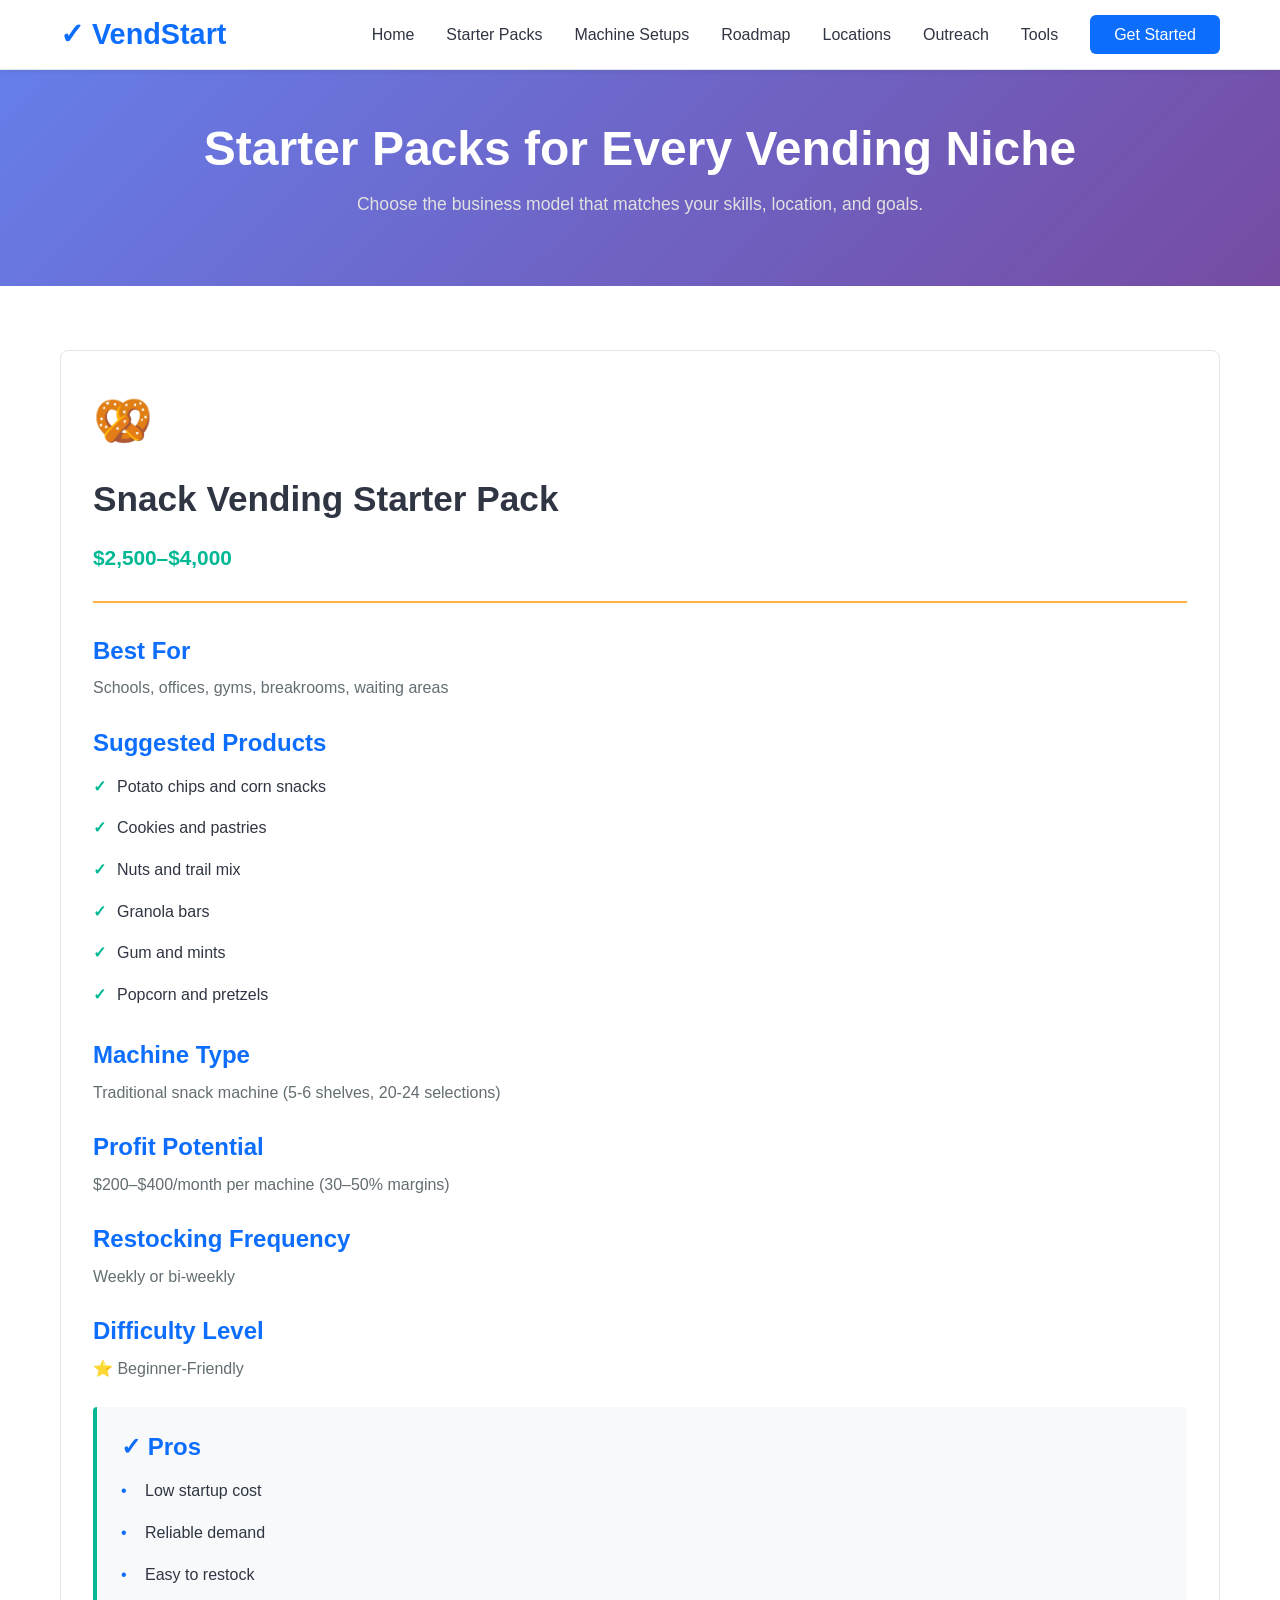
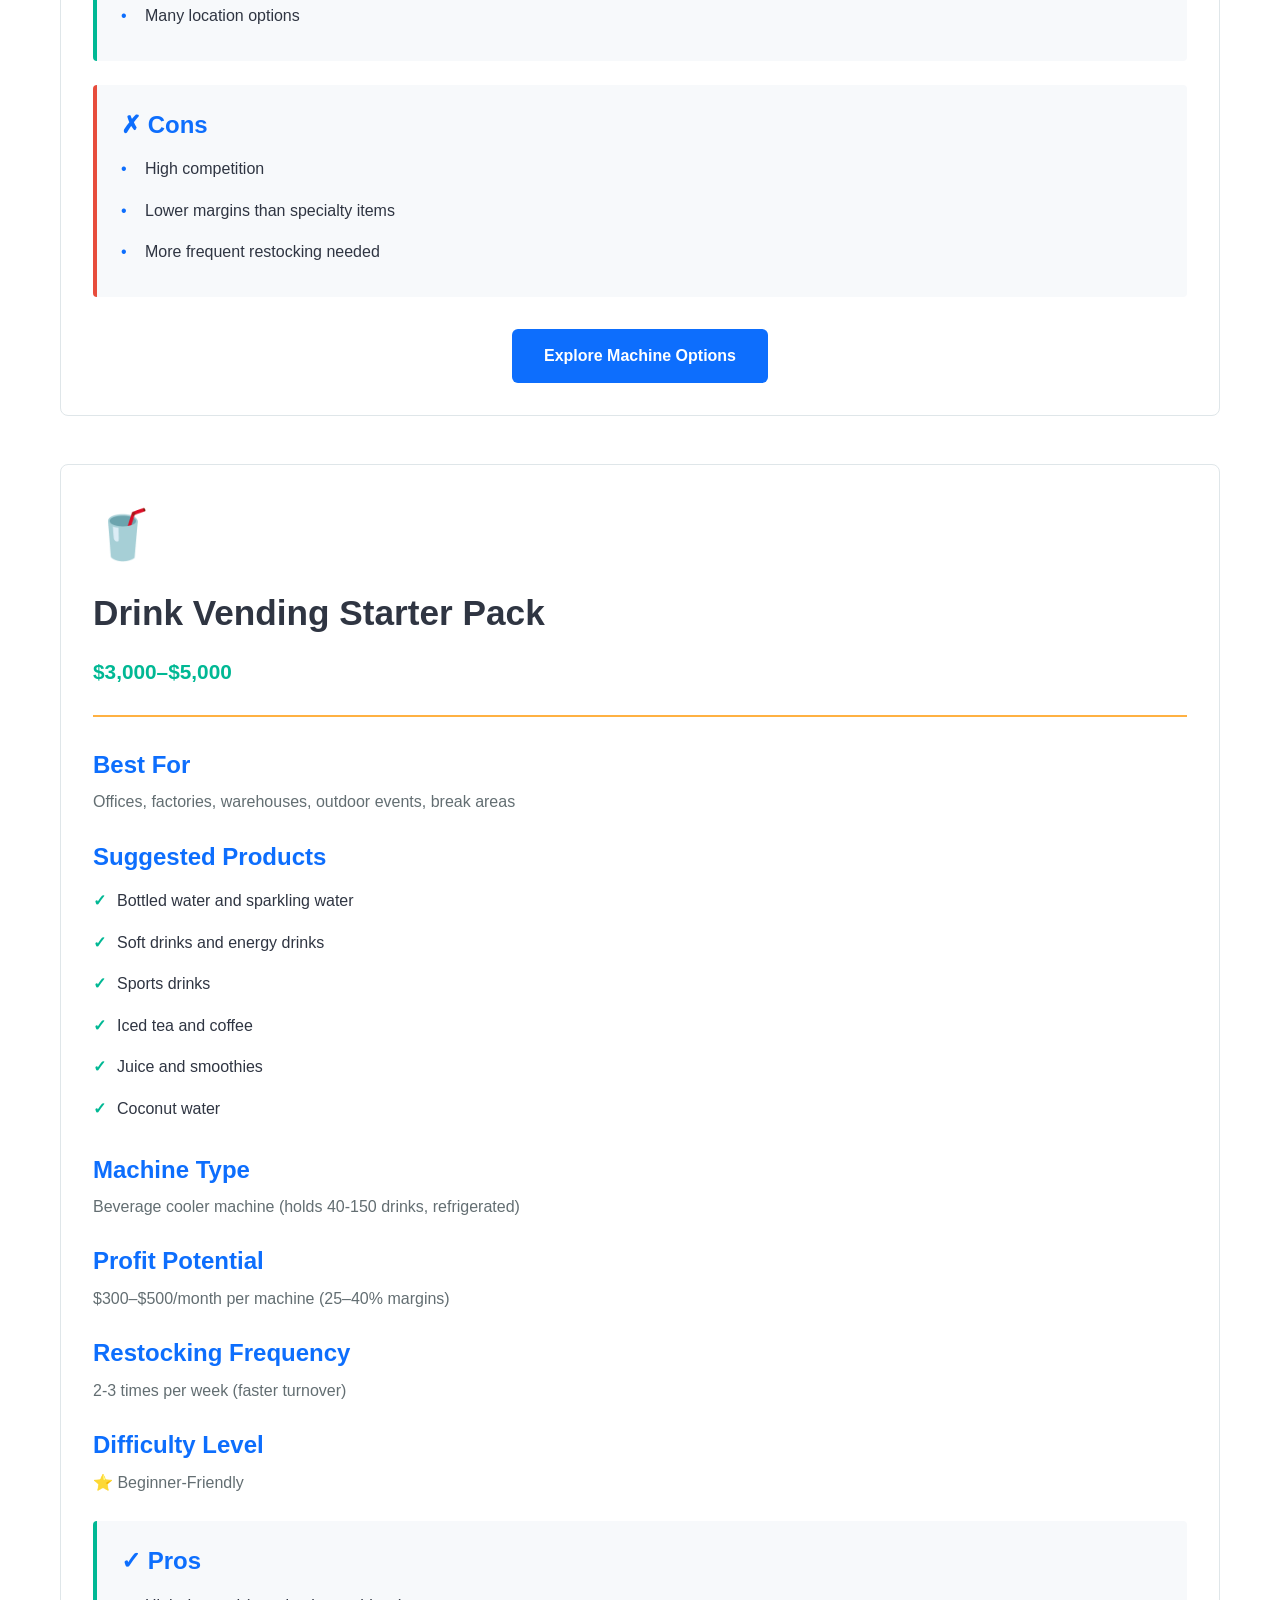
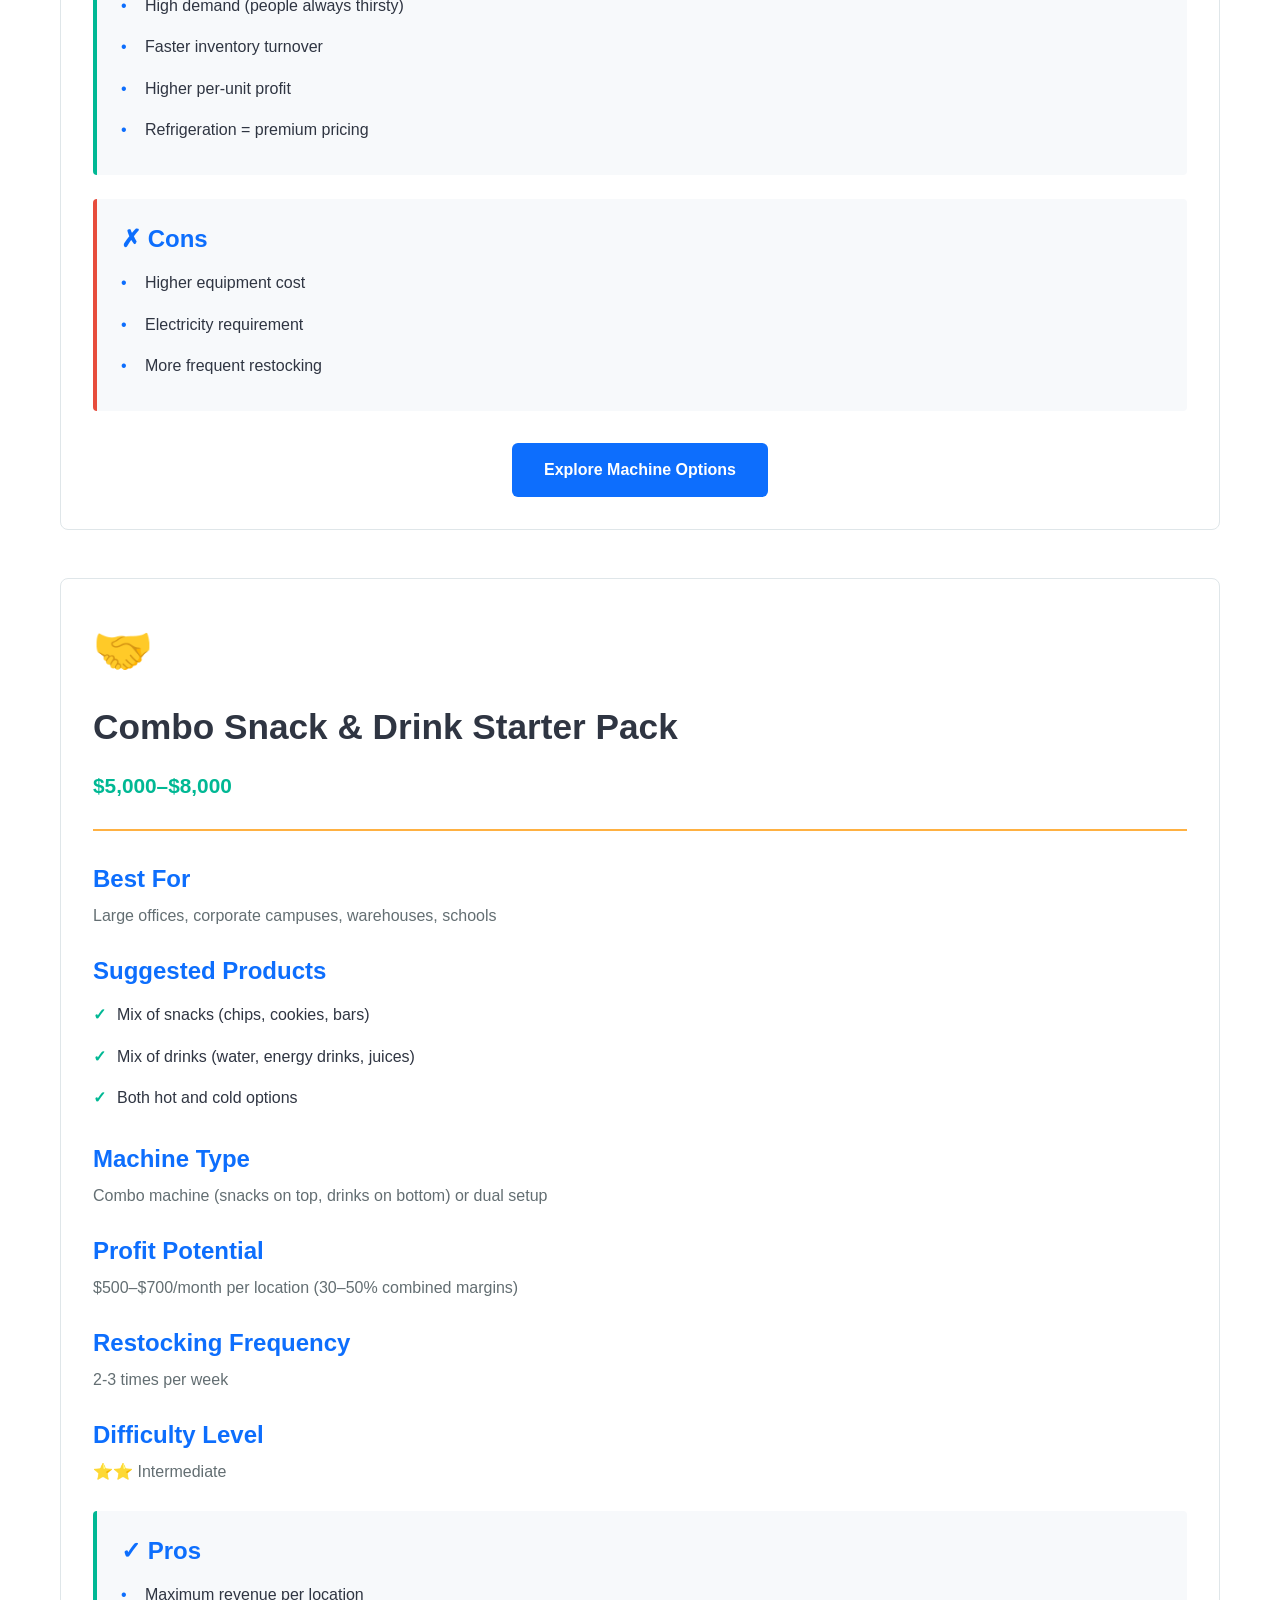
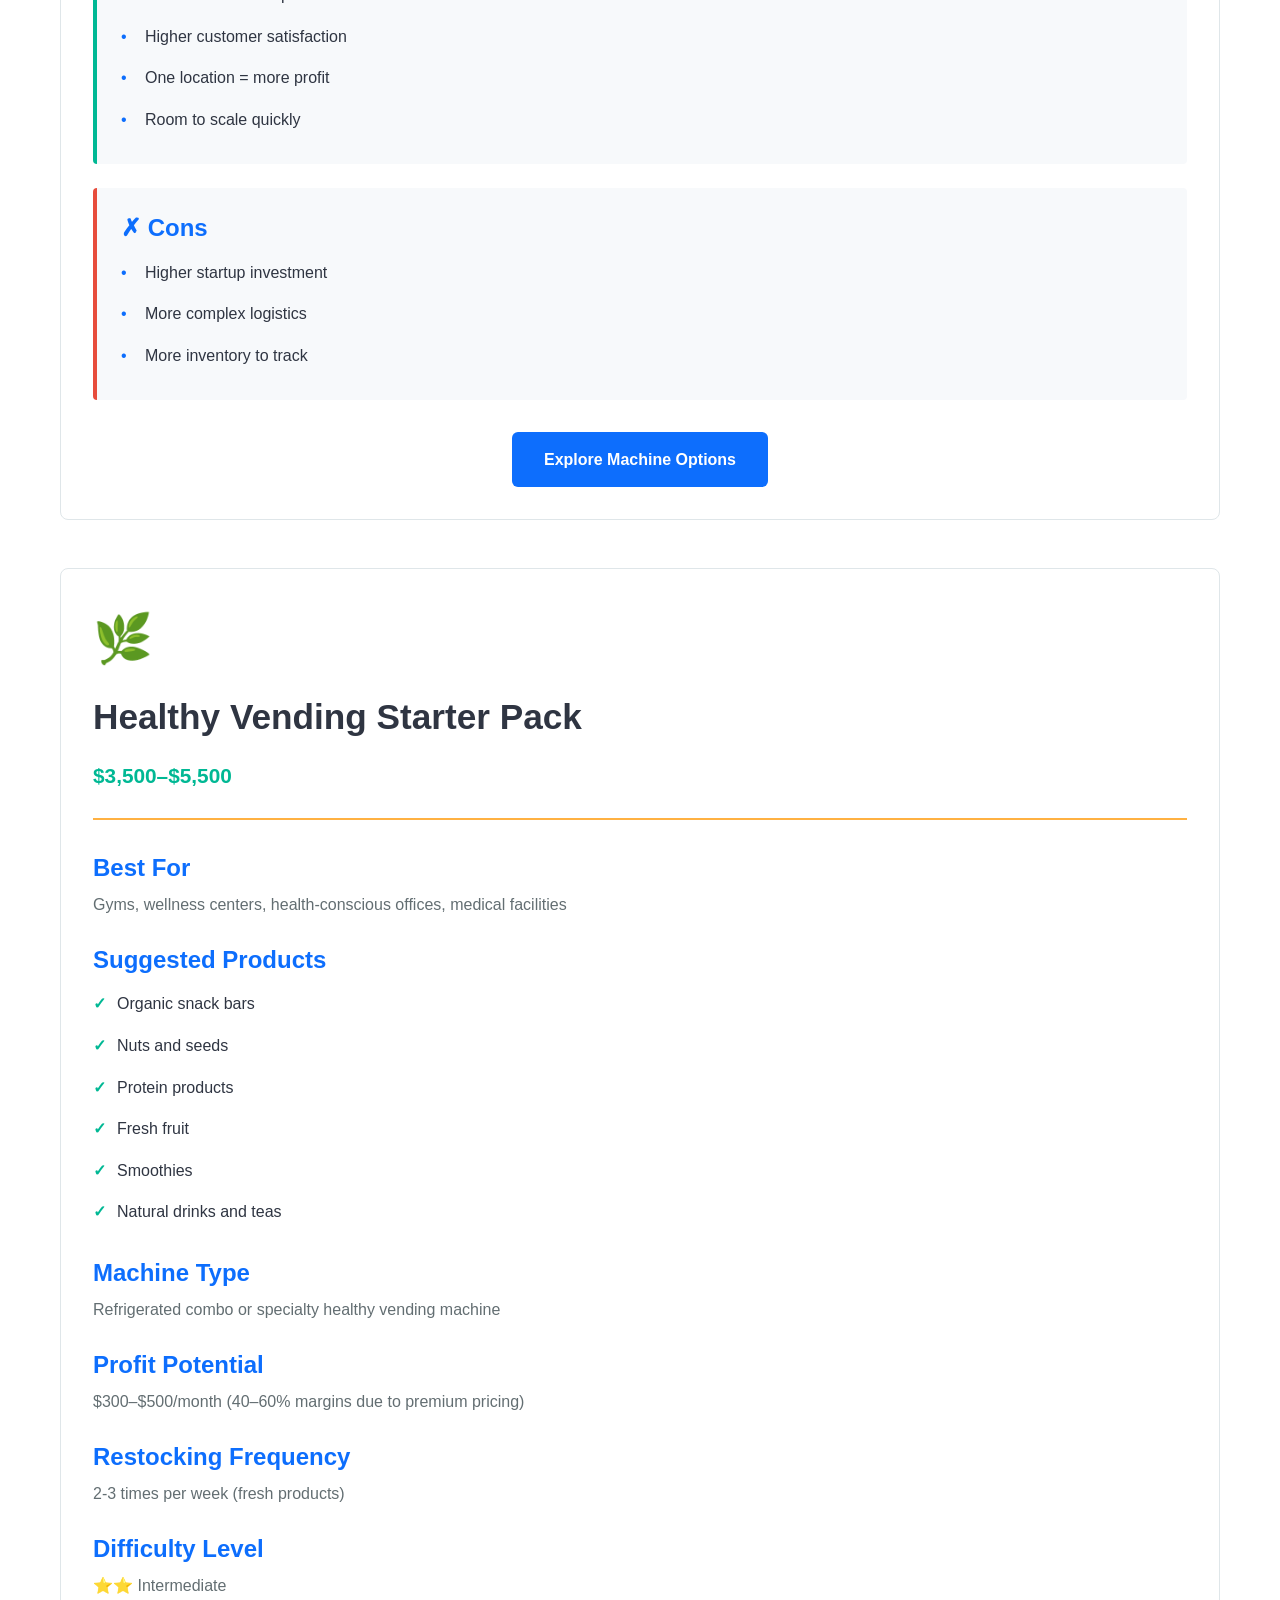
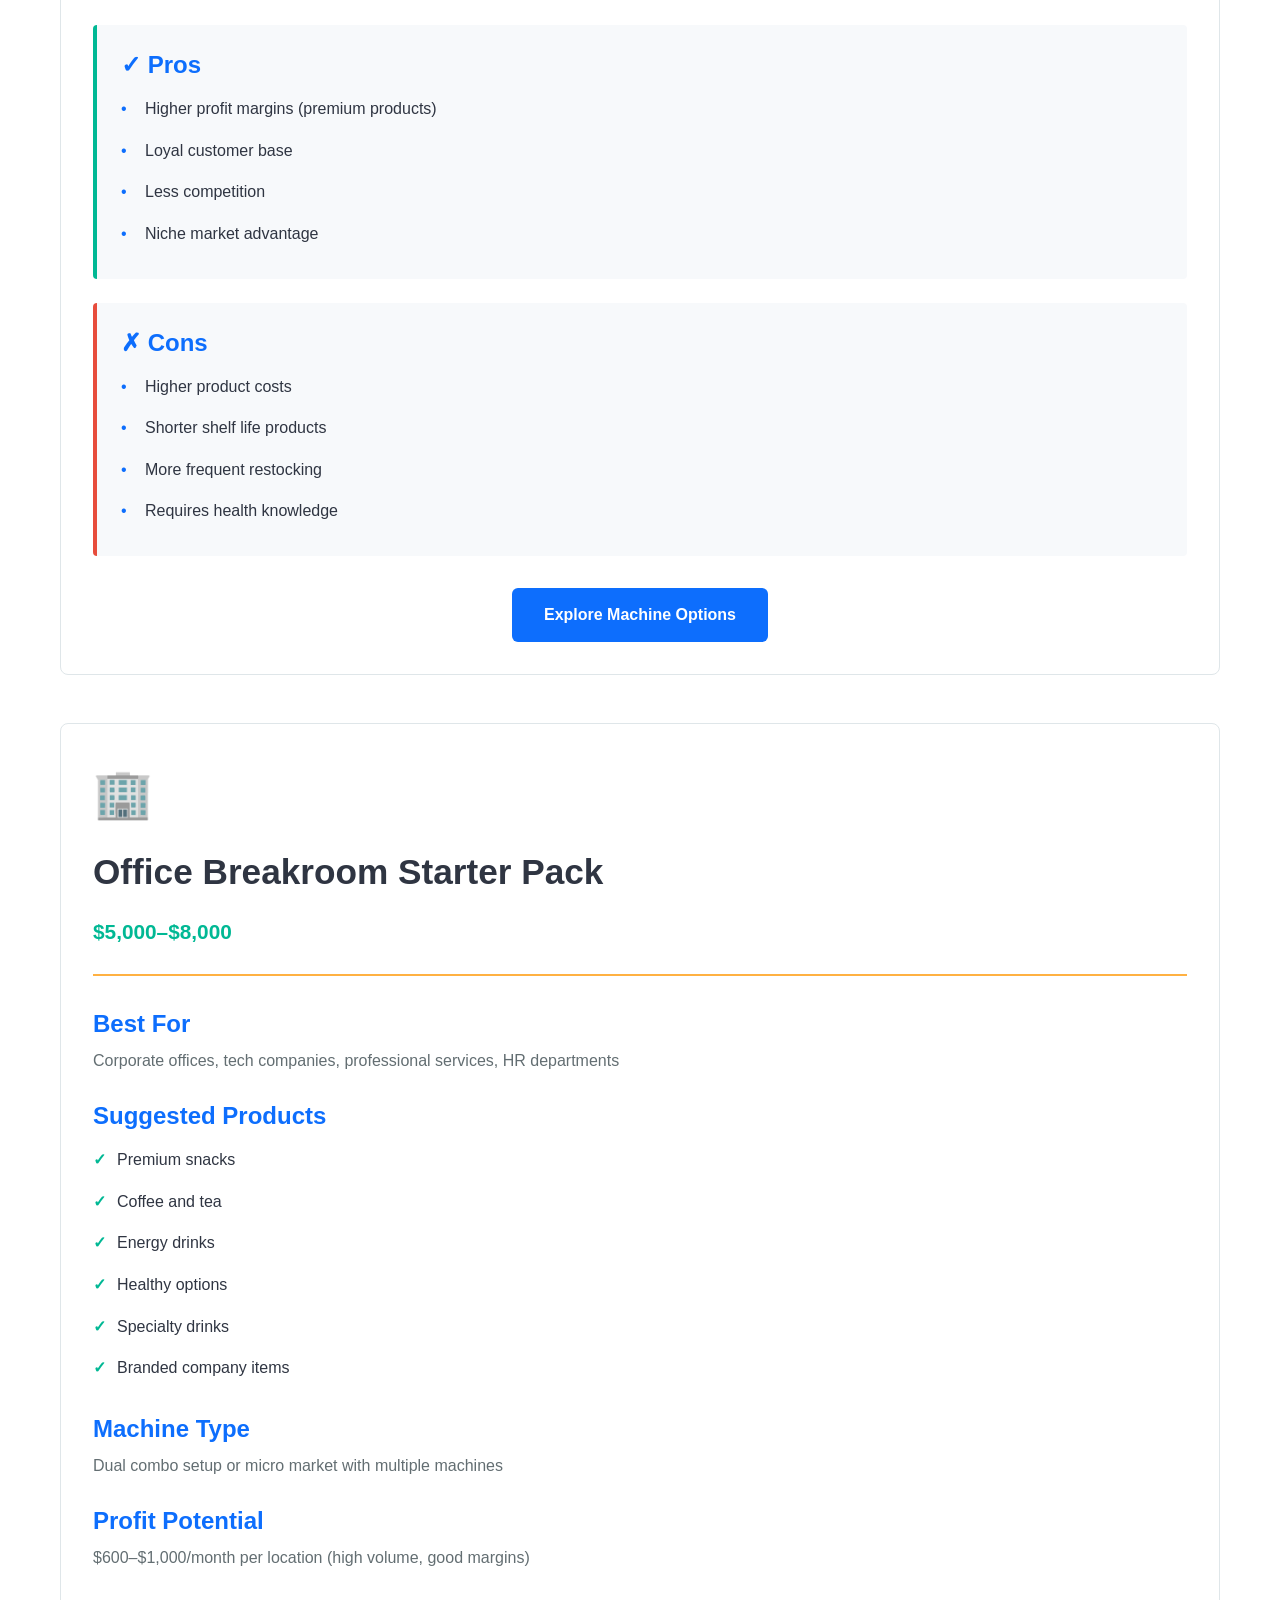
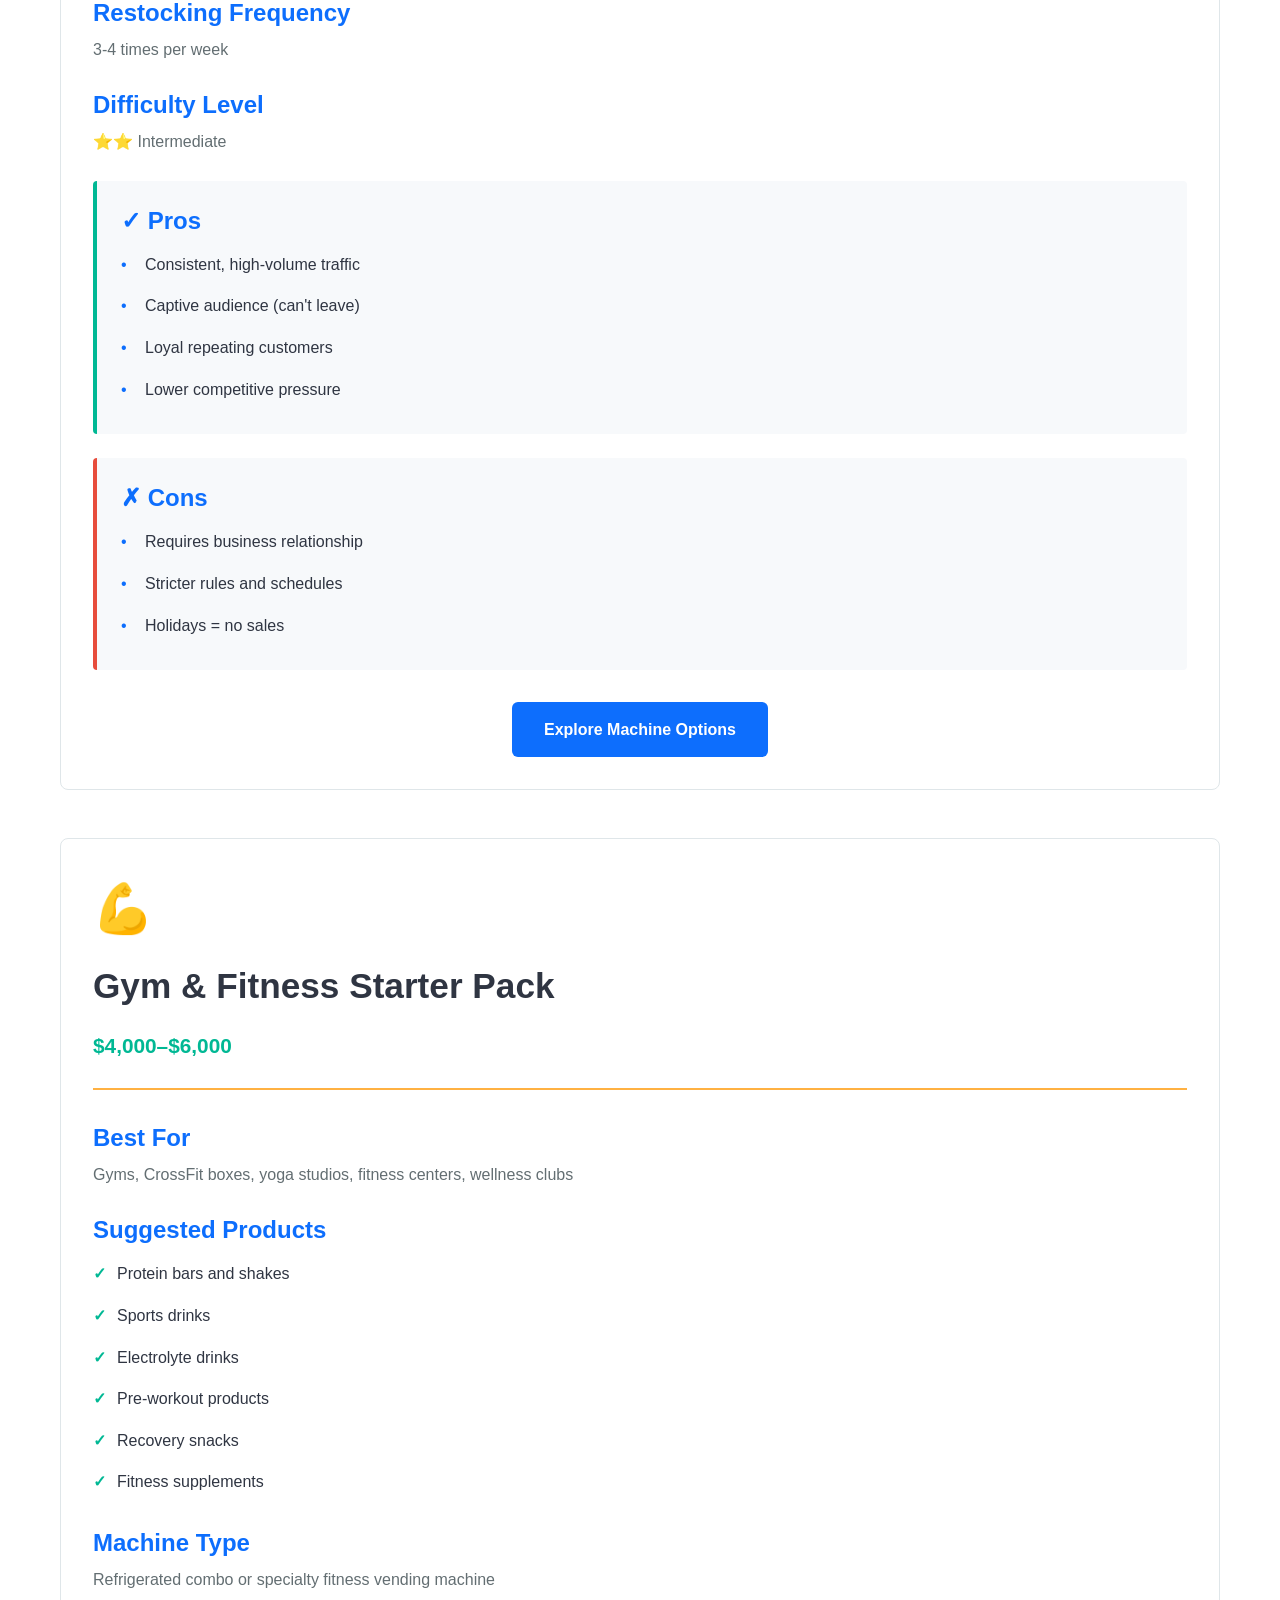
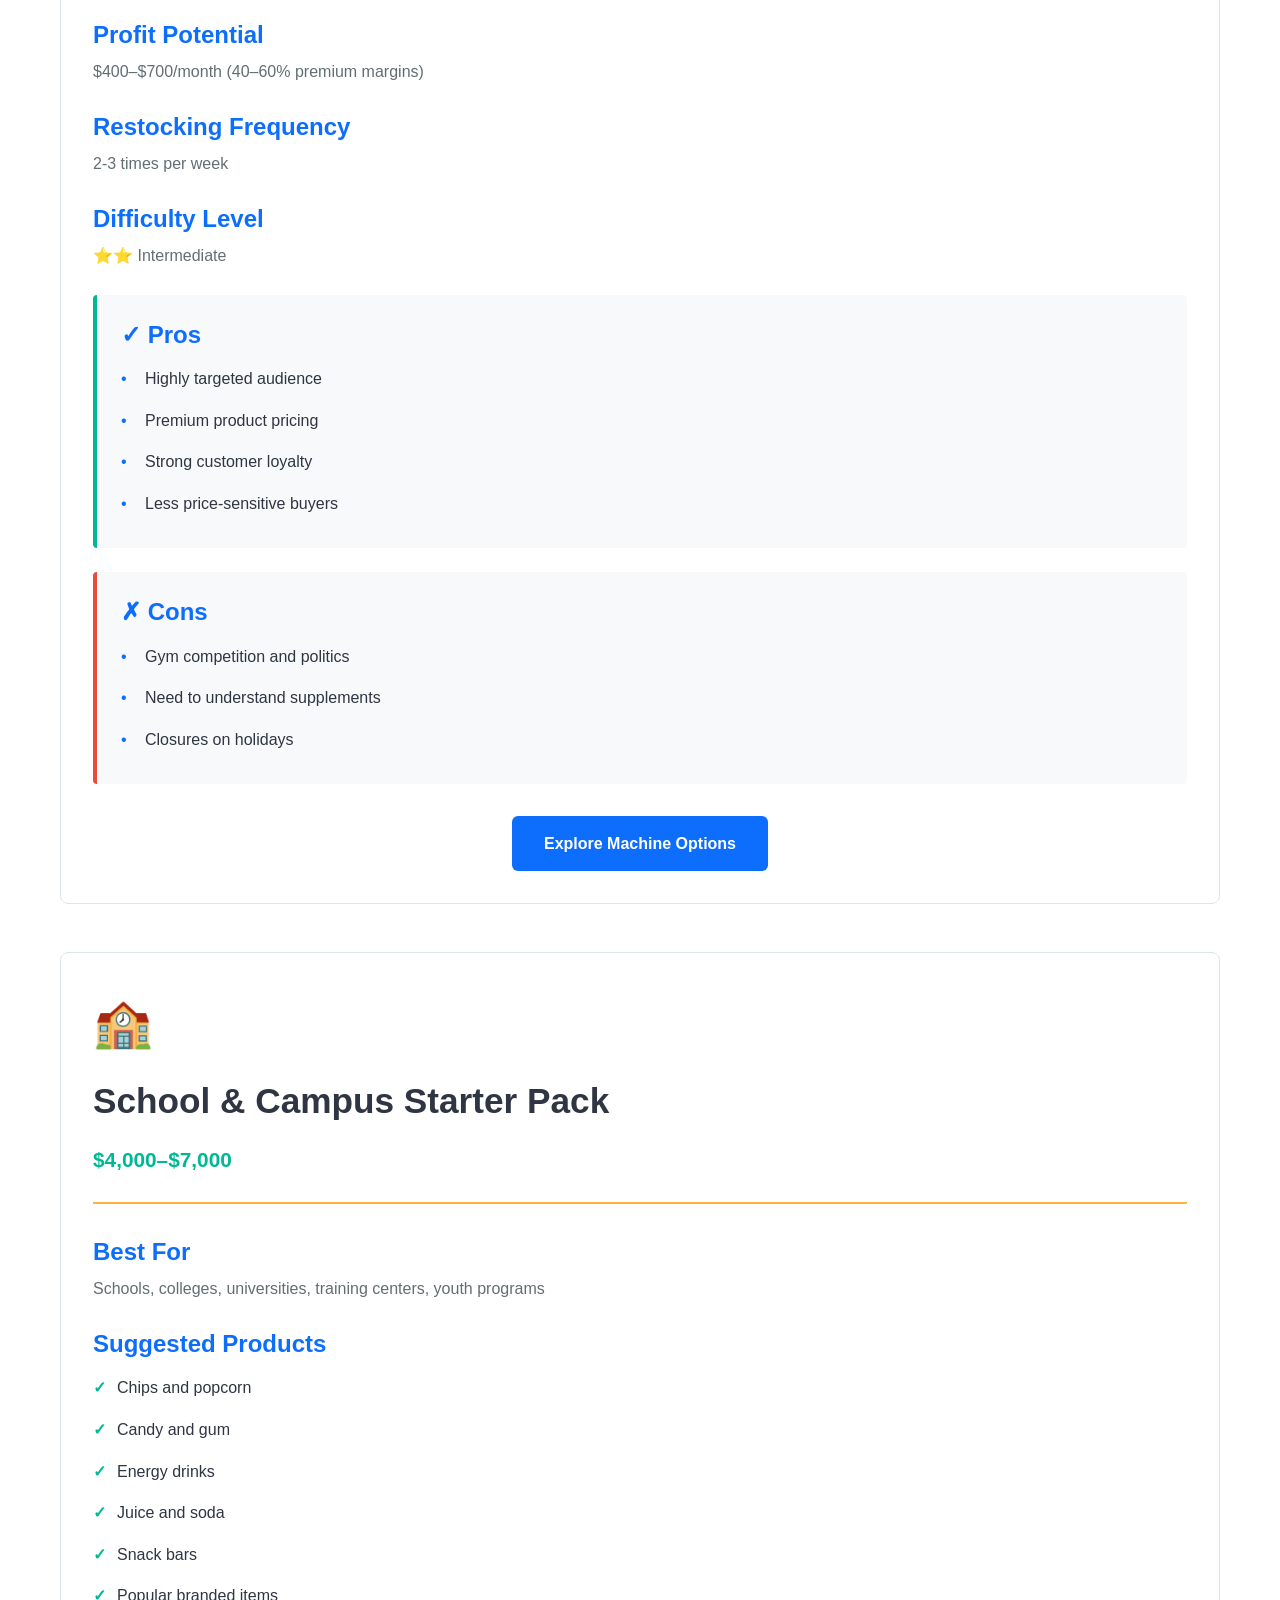
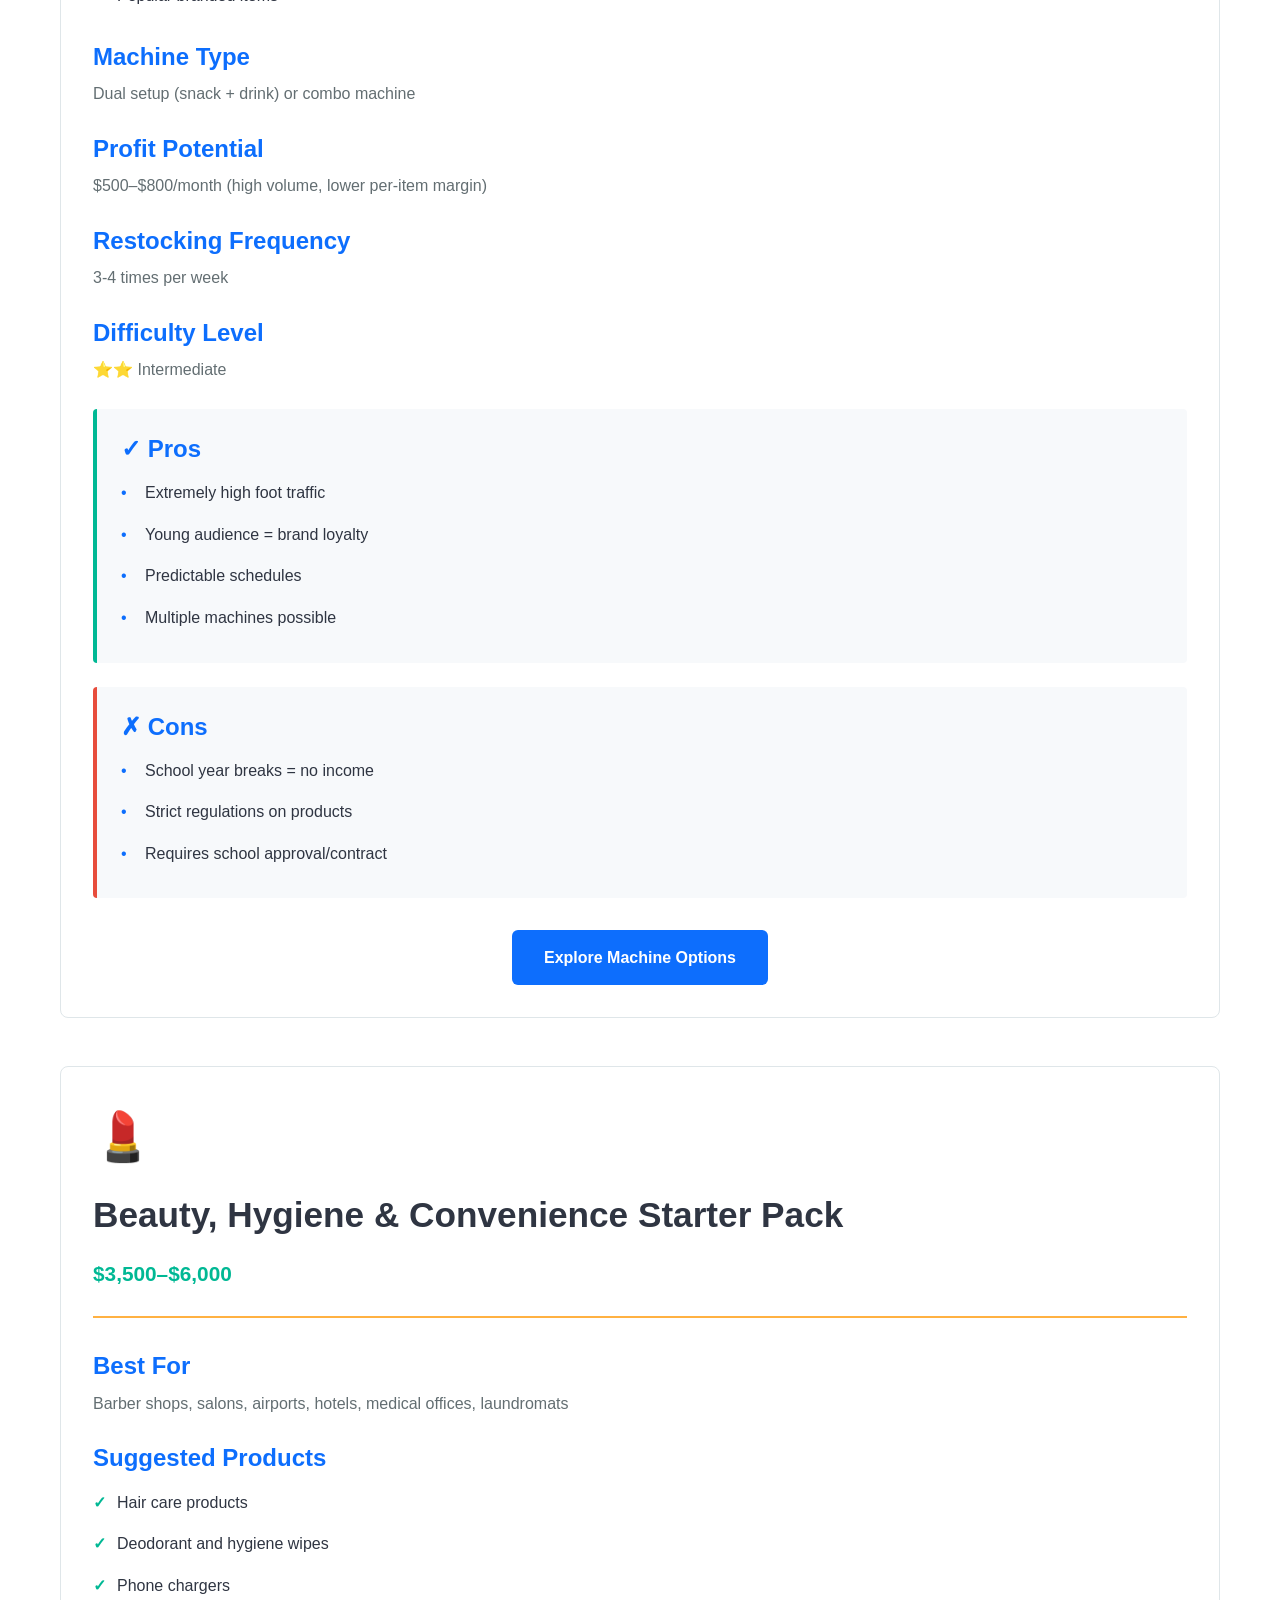
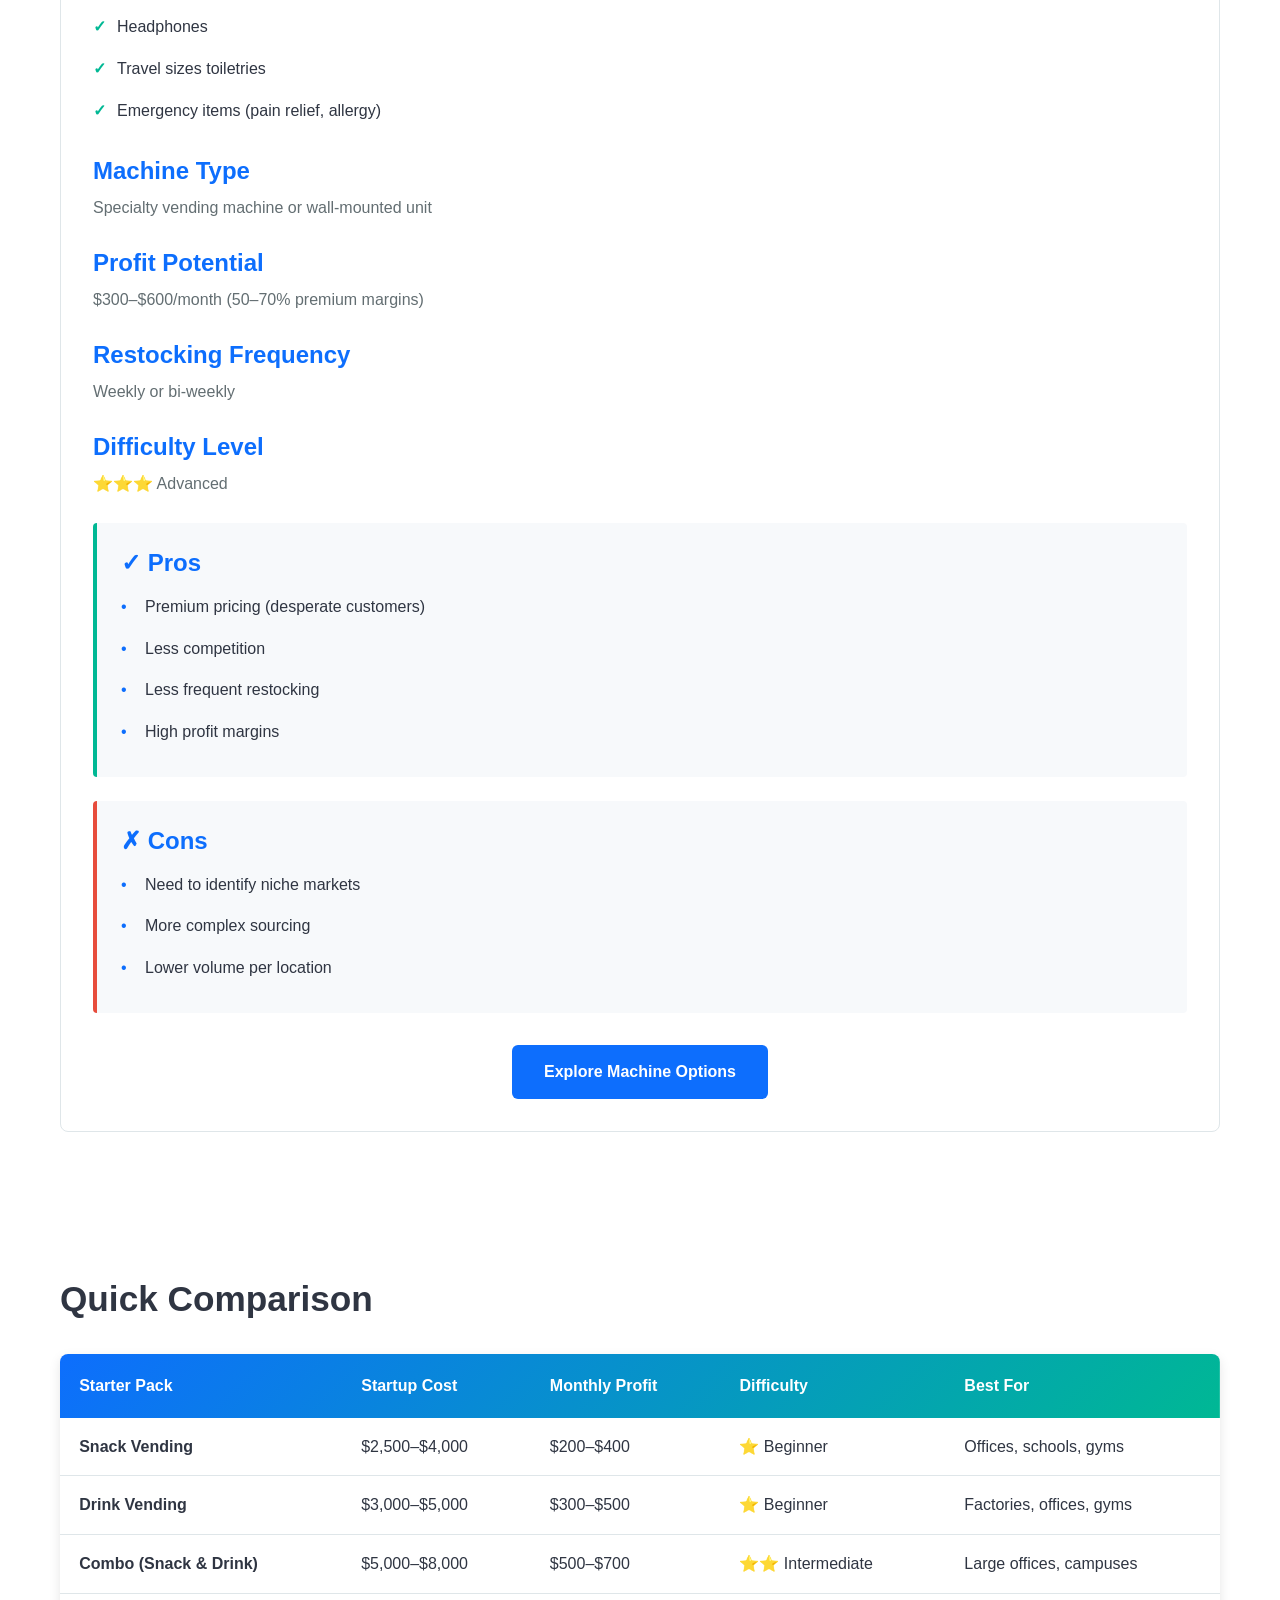
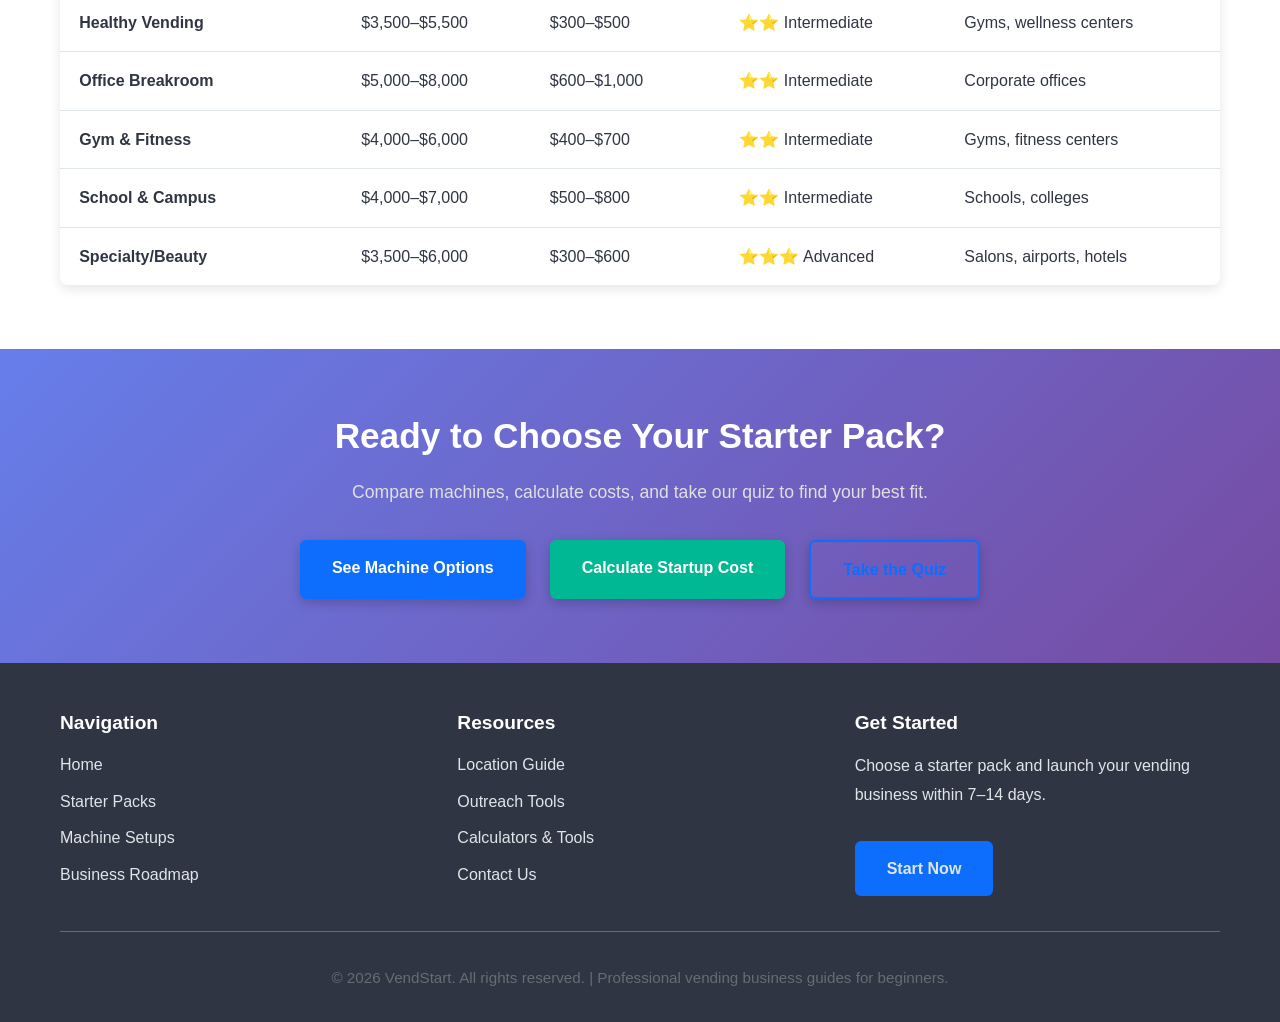
<file: starter-packs.html>
<!DOCTYPE html>
<html lang="en">
<head>
    <meta charset="UTF-8">
    <meta name="viewport" content="width=device-width, initial-scale=1.0">
    <title>Starter Packs - Vending Machine Business</title>
    <link rel="stylesheet" href="css/styles.css">
</head>
<body>
    <!-- Navigation -->
    <nav class="navbar">
        <div class="container">
            <div class="logo">
                <h1>✓ VendStart</h1>
            </div>
            <ul class="nav-links">
                <li><a href="index.html">Home</a></li>
                <li><a href="starter-packs.html">Starter Packs</a></li>
                <li><a href="machine-setups.html">Machine Setups</a></li>
                <li><a href="business-roadmap.html">Roadmap</a></li>
                <li><a href="location-guide.html">Locations</a></li>
                <li><a href="outreach-tools.html">Outreach</a></li>
                <li><a href="tools.html">Tools</a></li>
                <li><a href="index.html#contact" class="cta-btn">Get Started</a></li>
            </ul>
        </div>
    </nav>

    <!-- Page Header -->
    <section class="page-header">
        <div class="container">
            <h1>Starter Packs for Every Vending Niche</h1>
            <p>Choose the business model that matches your skills, location, and goals.</p>
        </div>
    </section>

    <!-- Starter Packs Grid -->
    <section class="starter-packs">
        <div class="container">
            
            <!-- Snack Vending -->
            <div class="pack" id="snack-pack">
                <div class="pack-header">
                    <div class="pack-icon-large">🥨</div>
                    <h2>Snack Vending Starter Pack</h2>
                    <p class="pack-price">$2,500–$4,000</p>
                </div>

                <div class="pack-body">
                    <div class="pack-section">
                        <h3>Best For</h3>
                        <p>Schools, offices, gyms, breakrooms, waiting areas</p>
                    </div>

                    <div class="pack-section">
                        <h3>Suggested Products</h3>
                        <ul class="product-list">
                            <li>Potato chips and corn snacks</li>
                            <li>Cookies and pastries</li>
                            <li>Nuts and trail mix</li>
                            <li>Granola bars</li>
                            <li>Gum and mints</li>
                            <li>Popcorn and pretzels</li>
                        </ul>
                    </div>

                    <div class="pack-section">
                        <h3>Machine Type</h3>
                        <p>Traditional snack machine (5-6 shelves, 20-24 selections)</p>
                    </div>

                    <div class="pack-section">
                        <h3>Profit Potential</h3>
                        <p>$200–$400/month per machine (30–50% margins)</p>
                    </div>

                    <div class="pack-section">
                        <h3>Restocking Frequency</h3>
                        <p>Weekly or bi-weekly</p>
                    </div>

                    <div class="pack-section">
                        <h3>Difficulty Level</h3>
                        <p>⭐ Beginner-Friendly</p>
                    </div>

                    <div class="pack-section highlight">
                        <h3>✓ Pros</h3>
                        <ul class="pros-cons-list">
                            <li>Low startup cost</li>
                            <li>Reliable demand</li>
                            <li>Easy to restock</li>
                            <li>Many location options</li>
                        </ul>
                    </div>

                    <div class="pack-section highlight danger">
                        <h3>✗ Cons</h3>
                        <ul class="pros-cons-list">
                            <li>High competition</li>
                            <li>Lower margins than specialty items</li>
                            <li>More frequent restocking needed</li>
                        </ul>
                    </div>

                    <div class="center">
                        <a href="machine-setups.html#traditional-snack" class="btn btn-primary">Explore Machine Options</a>
                    </div>
                </div>
            </div>

            <!-- Drink Vending -->
            <div class="pack" id="drink-pack">
                <div class="pack-header">
                    <div class="pack-icon-large">🥤</div>
                    <h2>Drink Vending Starter Pack</h2>
                    <p class="pack-price">$3,000–$5,000</p>
                </div>

                <div class="pack-body">
                    <div class="pack-section">
                        <h3>Best For</h3>
                        <p>Offices, factories, warehouses, outdoor events, break areas</p>
                    </div>

                    <div class="pack-section">
                        <h3>Suggested Products</h3>
                        <ul class="product-list">
                            <li>Bottled water and sparkling water</li>
                            <li>Soft drinks and energy drinks</li>
                            <li>Sports drinks</li>
                            <li>Iced tea and coffee</li>
                            <li>Juice and smoothies</li>
                            <li>Coconut water</li>
                        </ul>
                    </div>

                    <div class="pack-section">
                        <h3>Machine Type</h3>
                        <p>Beverage cooler machine (holds 40-150 drinks, refrigerated)</p>
                    </div>

                    <div class="pack-section">
                        <h3>Profit Potential</h3>
                        <p>$300–$500/month per machine (25–40% margins)</p>
                    </div>

                    <div class="pack-section">
                        <h3>Restocking Frequency</h3>
                        <p>2-3 times per week (faster turnover)</p>
                    </div>

                    <div class="pack-section">
                        <h3>Difficulty Level</h3>
                        <p>⭐ Beginner-Friendly</p>
                    </div>

                    <div class="pack-section highlight">
                        <h3>✓ Pros</h3>
                        <ul class="pros-cons-list">
                            <li>High demand (people always thirsty)</li>
                            <li>Faster inventory turnover</li>
                            <li>Higher per-unit profit</li>
                            <li>Refrigeration = premium pricing</li>
                        </ul>
                    </div>

                    <div class="pack-section highlight danger">
                        <h3>✗ Cons</h3>
                        <ul class="pros-cons-list">
                            <li>Higher equipment cost</li>
                            <li>Electricity requirement</li>
                            <li>More frequent restocking</li>
                        </ul>
                    </div>

                    <div class="center">
                        <a href="machine-setups.html#drink-machine" class="btn btn-primary">Explore Machine Options</a>
                    </div>
                </div>
            </div>

            <!-- Combo Snack & Drink -->
            <div class="pack" id="combo-pack">
                <div class="pack-header">
                    <div class="pack-icon-large">🤝</div>
                    <h2>Combo Snack & Drink Starter Pack</h2>
                    <p class="pack-price">$5,000–$8,000</p>
                </div>

                <div class="pack-body">
                    <div class="pack-section">
                        <h3>Best For</h3>
                        <p>Large offices, corporate campuses, warehouses, schools</p>
                    </div>

                    <div class="pack-section">
                        <h3>Suggested Products</h3>
                        <ul class="product-list">
                            <li>Mix of snacks (chips, cookies, bars)</li>
                            <li>Mix of drinks (water, energy drinks, juices)</li>
                            <li>Both hot and cold options</li>
                        </ul>
                    </div>

                    <div class="pack-section">
                        <h3>Machine Type</h3>
                        <p>Combo machine (snacks on top, drinks on bottom) or dual setup</p>
                    </div>

                    <div class="pack-section">
                        <h3>Profit Potential</h3>
                        <p>$500–$700/month per location (30–50% combined margins)</p>
                    </div>

                    <div class="pack-section">
                        <h3>Restocking Frequency</h3>
                        <p>2-3 times per week</p>
                    </div>

                    <div class="pack-section">
                        <h3>Difficulty Level</h3>
                        <p>⭐⭐ Intermediate</p>
                    </div>

                    <div class="pack-section highlight">
                        <h3>✓ Pros</h3>
                        <ul class="pros-cons-list">
                            <li>Maximum revenue per location</li>
                            <li>Higher customer satisfaction</li>
                            <li>One location = more profit</li>
                            <li>Room to scale quickly</li>
                        </ul>
                    </div>

                    <div class="pack-section highlight danger">
                        <h3>✗ Cons</h3>
                        <ul class="pros-cons-list">
                            <li>Higher startup investment</li>
                            <li>More complex logistics</li>
                            <li>More inventory to track</li>
                        </ul>
                    </div>

                    <div class="center">
                        <a href="machine-setups.html#combo-machine" class="btn btn-primary">Explore Machine Options</a>
                    </div>
                </div>
            </div>

            <!-- Healthy Vending -->
            <div class="pack" id="healthy-pack">
                <div class="pack-header">
                    <div class="pack-icon-large">🌿</div>
                    <h2>Healthy Vending Starter Pack</h2>
                    <p class="pack-price">$3,500–$5,500</p>
                </div>

                <div class="pack-body">
                    <div class="pack-section">
                        <h3>Best For</h3>
                        <p>Gyms, wellness centers, health-conscious offices, medical facilities</p>
                    </div>

                    <div class="pack-section">
                        <h3>Suggested Products</h3>
                        <ul class="product-list">
                            <li>Organic snack bars</li>
                            <li>Nuts and seeds</li>
                            <li>Protein products</li>
                            <li>Fresh fruit</li>
                            <li>Smoothies</li>
                            <li>Natural drinks and teas</li>
                        </ul>
                    </div>

                    <div class="pack-section">
                        <h3>Machine Type</h3>
                        <p>Refrigerated combo or specialty healthy vending machine</p>
                    </div>

                    <div class="pack-section">
                        <h3>Profit Potential</h3>
                        <p>$300–$500/month (40–60% margins due to premium pricing)</p>
                    </div>

                    <div class="pack-section">
                        <h3>Restocking Frequency</h3>
                        <p>2-3 times per week (fresh products)</p>
                    </div>

                    <div class="pack-section">
                        <h3>Difficulty Level</h3>
                        <p>⭐⭐ Intermediate</p>
                    </div>

                    <div class="pack-section highlight">
                        <h3>✓ Pros</h3>
                        <ul class="pros-cons-list">
                            <li>Higher profit margins (premium products)</li>
                            <li>Loyal customer base</li>
                            <li>Less competition</li>
                            <li>Niche market advantage</li>
                        </ul>
                    </div>

                    <div class="pack-section highlight danger">
                        <h3>✗ Cons</h3>
                        <ul class="pros-cons-list">
                            <li>Higher product costs</li>
                            <li>Shorter shelf life products</li>
                            <li>More frequent restocking</li>
                            <li>Requires health knowledge</li>
                        </ul>
                    </div>

                    <div class="center">
                        <a href="machine-setups.html#healthy-machine" class="btn btn-primary">Explore Machine Options</a>
                    </div>
                </div>
            </div>

            <!-- Office Breakroom -->
            <div class="pack" id="office-pack">
                <div class="pack-header">
                    <div class="pack-icon-large">🏢</div>
                    <h2>Office Breakroom Starter Pack</h2>
                    <p class="pack-price">$5,000–$8,000</p>
                </div>

                <div class="pack-body">
                    <div class="pack-section">
                        <h3>Best For</h3>
                        <p>Corporate offices, tech companies, professional services, HR departments</p>
                    </div>

                    <div class="pack-section">
                        <h3>Suggested Products</h3>
                        <ul class="product-list">
                            <li>Premium snacks</li>
                            <li>Coffee and tea</li>
                            <li>Energy drinks</li>
                            <li>Healthy options</li>
                            <li>Specialty drinks</li>
                            <li>Branded company items</li>
                        </ul>
                    </div>

                    <div class="pack-section">
                        <h3>Machine Type</h3>
                        <p>Dual combo setup or micro market with multiple machines</p>
                    </div>

                    <div class="pack-section">
                        <h3>Profit Potential</h3>
                        <p>$600–$1,000/month per location (high volume, good margins)</p>
                    </div>

                    <div class="pack-section">
                        <h3>Restocking Frequency</h3>
                        <p>3-4 times per week</p>
                    </div>

                    <div class="pack-section">
                        <h3>Difficulty Level</h3>
                        <p>⭐⭐ Intermediate</p>
                    </div>

                    <div class="pack-section highlight">
                        <h3>✓ Pros</h3>
                        <ul class="pros-cons-list">
                            <li>Consistent, high-volume traffic</li>
                            <li>Captive audience (can't leave)</li>
                            <li>Loyal repeating customers</li>
                            <li>Lower competitive pressure</li>
                        </ul>
                    </div>

                    <div class="pack-section highlight danger">
                        <h3>✗ Cons</h3>
                        <ul class="pros-cons-list">
                            <li>Requires business relationship</li>
                            <li>Stricter rules and schedules</li>
                            <li>Holidays = no sales</li>
                        </ul>
                    </div>

                    <div class="center">
                        <a href="machine-setups.html#combo-machine" class="btn btn-primary">Explore Machine Options</a>
                    </div>
                </div>
            </div>

            <!-- Gym & Fitness -->
            <div class="pack" id="gym-pack">
                <div class="pack-header">
                    <div class="pack-icon-large">💪</div>
                    <h2>Gym & Fitness Starter Pack</h2>
                    <p class="pack-price">$4,000–$6,000</p>
                </div>

                <div class="pack-body">
                    <div class="pack-section">
                        <h3>Best For</h3>
                        <p>Gyms, CrossFit boxes, yoga studios, fitness centers, wellness clubs</p>
                    </div>

                    <div class="pack-section">
                        <h3>Suggested Products</h3>
                        <ul class="product-list">
                            <li>Protein bars and shakes</li>
                            <li>Sports drinks</li>
                            <li>Electrolyte drinks</li>
                            <li>Pre-workout products</li>
                            <li>Recovery snacks</li>
                            <li>Fitness supplements</li>
                        </ul>
                    </div>

                    <div class="pack-section">
                        <h3>Machine Type</h3>
                        <p>Refrigerated combo or specialty fitness vending machine</p>
                    </div>

                    <div class="pack-section">
                        <h3>Profit Potential</h3>
                        <p>$400–$700/month (40–60% premium margins)</p>
                    </div>

                    <div class="pack-section">
                        <h3>Restocking Frequency</h3>
                        <p>2-3 times per week</p>
                    </div>

                    <div class="pack-section">
                        <h3>Difficulty Level</h3>
                        <p>⭐⭐ Intermediate</p>
                    </div>

                    <div class="pack-section highlight">
                        <h3>✓ Pros</h3>
                        <ul class="pros-cons-list">
                            <li>Highly targeted audience</li>
                            <li>Premium product pricing</li>
                            <li>Strong customer loyalty</li>
                            <li>Less price-sensitive buyers</li>
                        </ul>
                    </div>

                    <div class="pack-section highlight danger">
                        <h3>✗ Cons</h3>
                        <ul class="pros-cons-list">
                            <li>Gym competition and politics</li>
                            <li>Need to understand supplements</li>
                            <li>Closures on holidays</li>
                        </ul>
                    </div>

                    <div class="center">
                        <a href="machine-setups.html#healthy-machine" class="btn btn-primary">Explore Machine Options</a>
                    </div>
                </div>
            </div>

            <!-- School & Campus -->
            <div class="pack" id="school-pack">
                <div class="pack-header">
                    <div class="pack-icon-large">🏫</div>
                    <h2>School & Campus Starter Pack</h2>
                    <p class="pack-price">$4,000–$7,000</p>
                </div>

                <div class="pack-body">
                    <div class="pack-section">
                        <h3>Best For</h3>
                        <p>Schools, colleges, universities, training centers, youth programs</p>
                    </div>

                    <div class="pack-section">
                        <h3>Suggested Products</h3>
                        <ul class="product-list">
                            <li>Chips and popcorn</li>
                            <li>Candy and gum</li>
                            <li>Energy drinks</li>
                            <li>Juice and soda</li>
                            <li>Snack bars</li>
                            <li>Popular branded items</li>
                        </ul>
                    </div>

                    <div class="pack-section">
                        <h3>Machine Type</h3>
                        <p>Dual setup (snack + drink) or combo machine</p>
                    </div>

                    <div class="pack-section">
                        <h3>Profit Potential</h3>
                        <p>$500–$800/month (high volume, lower per-item margin)</p>
                    </div>

                    <div class="pack-section">
                        <h3>Restocking Frequency</h3>
                        <p>3-4 times per week</p>
                    </div>

                    <div class="pack-section">
                        <h3>Difficulty Level</h3>
                        <p>⭐⭐ Intermediate</p>
                    </div>

                    <div class="pack-section highlight">
                        <h3>✓ Pros</h3>
                        <ul class="pros-cons-list">
                            <li>Extremely high foot traffic</li>
                            <li>Young audience = brand loyalty</li>
                            <li>Predictable schedules</li>
                            <li>Multiple machines possible</li>
                        </ul>
                    </div>

                    <div class="pack-section highlight danger">
                        <h3>✗ Cons</h3>
                        <ul class="pros-cons-list">
                            <li>School year breaks = no income</li>
                            <li>Strict regulations on products</li>
                            <li>Requires school approval/contract</li>
                        </ul>
                    </div>

                    <div class="center">
                        <a href="machine-setups.html#combo-machine" class="btn btn-primary">Explore Machine Options</a>
                    </div>
                </div>
            </div>

            <!-- Specialty/Beauty -->
            <div class="pack" id="specialty-pack">
                <div class="pack-header">
                    <div class="pack-icon-large">💄</div>
                    <h2>Beauty, Hygiene & Convenience Starter Pack</h2>
                    <p class="pack-price">$3,500–$6,000</p>
                </div>

                <div class="pack-body">
                    <div class="pack-section">
                        <h3>Best For</h3>
                        <p>Barber shops, salons, airports, hotels, medical offices, laundromats</p>
                    </div>

                    <div class="pack-section">
                        <h3>Suggested Products</h3>
                        <ul class="product-list">
                            <li>Hair care products</li>
                            <li>Deodorant and hygiene wipes</li>
                            <li>Phone chargers</li>
                            <li>Headphones</li>
                            <li>Travel sizes toiletries</li>
                            <li>Emergency items (pain relief, allergy)</li>
                        </ul>
                    </div>

                    <div class="pack-section">
                        <h3>Machine Type</h3>
                        <p>Specialty vending machine or wall-mounted unit</p>
                    </div>

                    <div class="pack-section">
                        <h3>Profit Potential</h3>
                        <p>$300–$600/month (50–70% premium margins)</p>
                    </div>

                    <div class="pack-section">
                        <h3>Restocking Frequency</h3>
                        <p>Weekly or bi-weekly</p>
                    </div>

                    <div class="pack-section">
                        <h3>Difficulty Level</h3>
                        <p>⭐⭐⭐ Advanced</p>
                    </div>

                    <div class="pack-section highlight">
                        <h3>✓ Pros</h3>
                        <ul class="pros-cons-list">
                            <li>Premium pricing (desperate customers)</li>
                            <li>Less competition</li>
                            <li>Less frequent restocking</li>
                            <li>High profit margins</li>
                        </ul>
                    </div>

                    <div class="pack-section highlight danger">
                        <h3>✗ Cons</h3>
                        <ul class="pros-cons-list">
                            <li>Need to identify niche markets</li>
                            <li>More complex sourcing</li>
                            <li>Lower volume per location</li>
                        </ul>
                    </div>

                    <div class="center">
                        <a href="machine-setups.html#specialty-machine" class="btn btn-primary">Explore Machine Options</a>
                    </div>
                </div>
            </div>

        </div>
    </section>

    <!-- Comparison Table -->
    <section class="comparison">
        <div class="container">
            <h2>Quick Comparison</h2>
            <table class="comparison-table">
                <thead>
                    <tr>
                        <th>Starter Pack</th>
                        <th>Startup Cost</th>
                        <th>Monthly Profit</th>
                        <th>Difficulty</th>
                        <th>Best For</th>
                    </tr>
                </thead>
                <tbody>
                    <tr>
                        <td><strong>Snack Vending</strong></td>
                        <td>$2,500–$4,000</td>
                        <td>$200–$400</td>
                        <td>⭐ Beginner</td>
                        <td>Offices, schools, gyms</td>
                    </tr>
                    <tr>
                        <td><strong>Drink Vending</strong></td>
                        <td>$3,000–$5,000</td>
                        <td>$300–$500</td>
                        <td>⭐ Beginner</td>
                        <td>Factories, offices, gyms</td>
                    </tr>
                    <tr>
                        <td><strong>Combo (Snack & Drink)</strong></td>
                        <td>$5,000–$8,000</td>
                        <td>$500–$700</td>
                        <td>⭐⭐ Intermediate</td>
                        <td>Large offices, campuses</td>
                    </tr>
                    <tr>
                        <td><strong>Healthy Vending</strong></td>
                        <td>$3,500–$5,500</td>
                        <td>$300–$500</td>
                        <td>⭐⭐ Intermediate</td>
                        <td>Gyms, wellness centers</td>
                    </tr>
                    <tr>
                        <td><strong>Office Breakroom</strong></td>
                        <td>$5,000–$8,000</td>
                        <td>$600–$1,000</td>
                        <td>⭐⭐ Intermediate</td>
                        <td>Corporate offices</td>
                    </tr>
                    <tr>
                        <td><strong>Gym & Fitness</strong></td>
                        <td>$4,000–$6,000</td>
                        <td>$400–$700</td>
                        <td>⭐⭐ Intermediate</td>
                        <td>Gyms, fitness centers</td>
                    </tr>
                    <tr>
                        <td><strong>School & Campus</strong></td>
                        <td>$4,000–$7,000</td>
                        <td>$500–$800</td>
                        <td>⭐⭐ Intermediate</td>
                        <td>Schools, colleges</td>
                    </tr>
                    <tr>
                        <td><strong>Specialty/Beauty</strong></td>
                        <td>$3,500–$6,000</td>
                        <td>$300–$600</td>
                        <td>⭐⭐⭐ Advanced</td>
                        <td>Salons, airports, hotels</td>
                    </tr>
                </tbody>
            </table>
        </div>
    </section>

    <!-- CTA -->
    <section class="section-cta">
        <div class="container">
            <h2>Ready to Choose Your Starter Pack?</h2>
            <p>Compare machines, calculate costs, and take our quiz to find your best fit.</p>
            <div class="cta-buttons">
                <a href="machine-setups.html" class="btn btn-primary">See Machine Options</a>
                <a href="tools.html#cost-estimator" class="btn btn-secondary">Calculate Startup Cost</a>
                <a href="tools.html#quiz" class="btn btn-outline">Take the Quiz</a>
            </div>
        </div>
    </section>

    <!-- Footer -->
    <footer class="footer">
        <div class="container">
            <div class="footer-grid">
                <div class="footer-section">
                    <h4>Navigation</h4>
                    <ul>
                        <li><a href="index.html">Home</a></li>
                        <li><a href="starter-packs.html">Starter Packs</a></li>
                        <li><a href="machine-setups.html">Machine Setups</a></li>
                        <li><a href="business-roadmap.html">Business Roadmap</a></li>
                    </ul>
                </div>
                <div class="footer-section">
                    <h4>Resources</h4>
                    <ul>
                        <li><a href="location-guide.html">Location Guide</a></li>
                        <li><a href="outreach-tools.html">Outreach Tools</a></li>
                        <li><a href="tools.html">Calculators & Tools</a></li>
                        <li><a href="#">Contact Us</a></li>
                    </ul>
                </div>
                <div class="footer-section">
                    <h4>Get Started</h4>
                    <p>Choose a starter pack and launch your vending business within 7–14 days.</p>
                    <a href="starter-packs.html" class="btn btn-primary">Start Now</a>
                </div>
            </div>
            <div class="footer-bottom">
                <p>&copy; 2026 VendStart. All rights reserved. | Professional vending business guides for beginners.</p>
            </div>
        </div>
    </footer>

    <script src="js/app.js"></script>
</body>
</html>
</file>
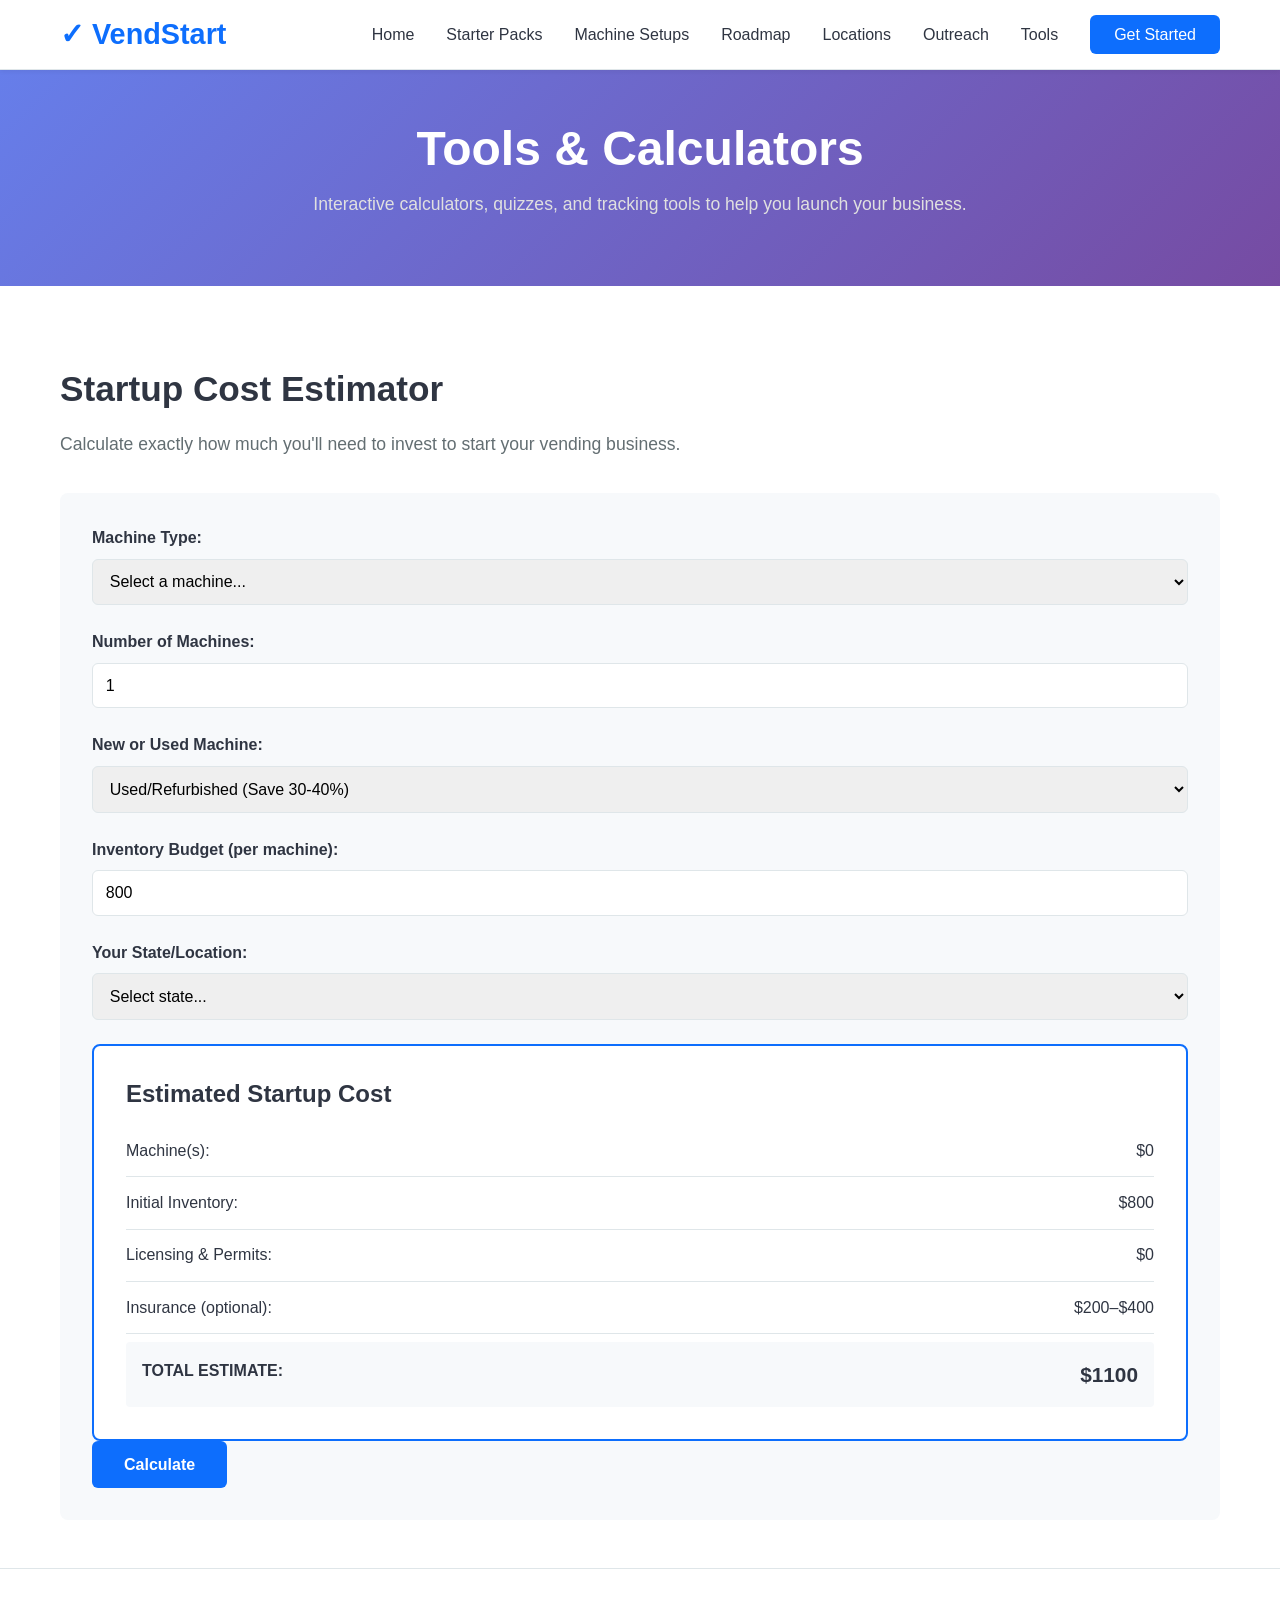
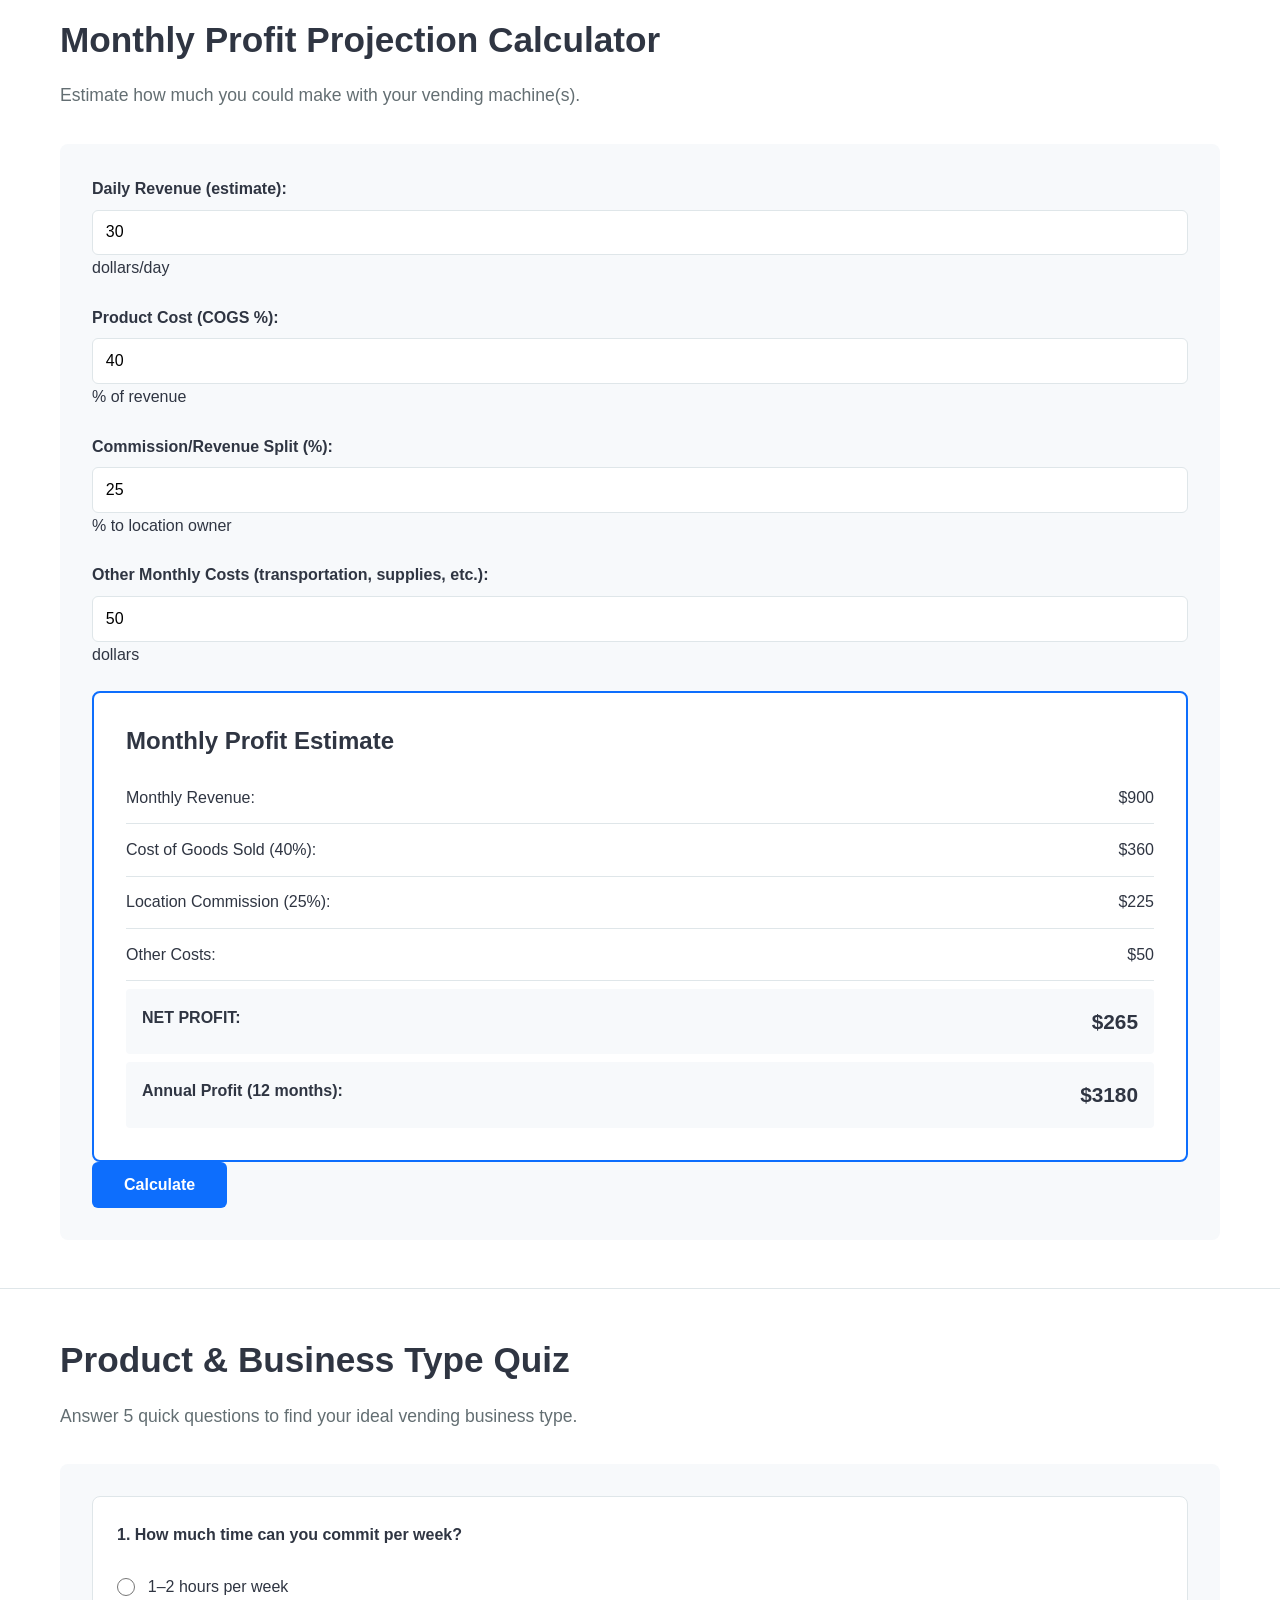
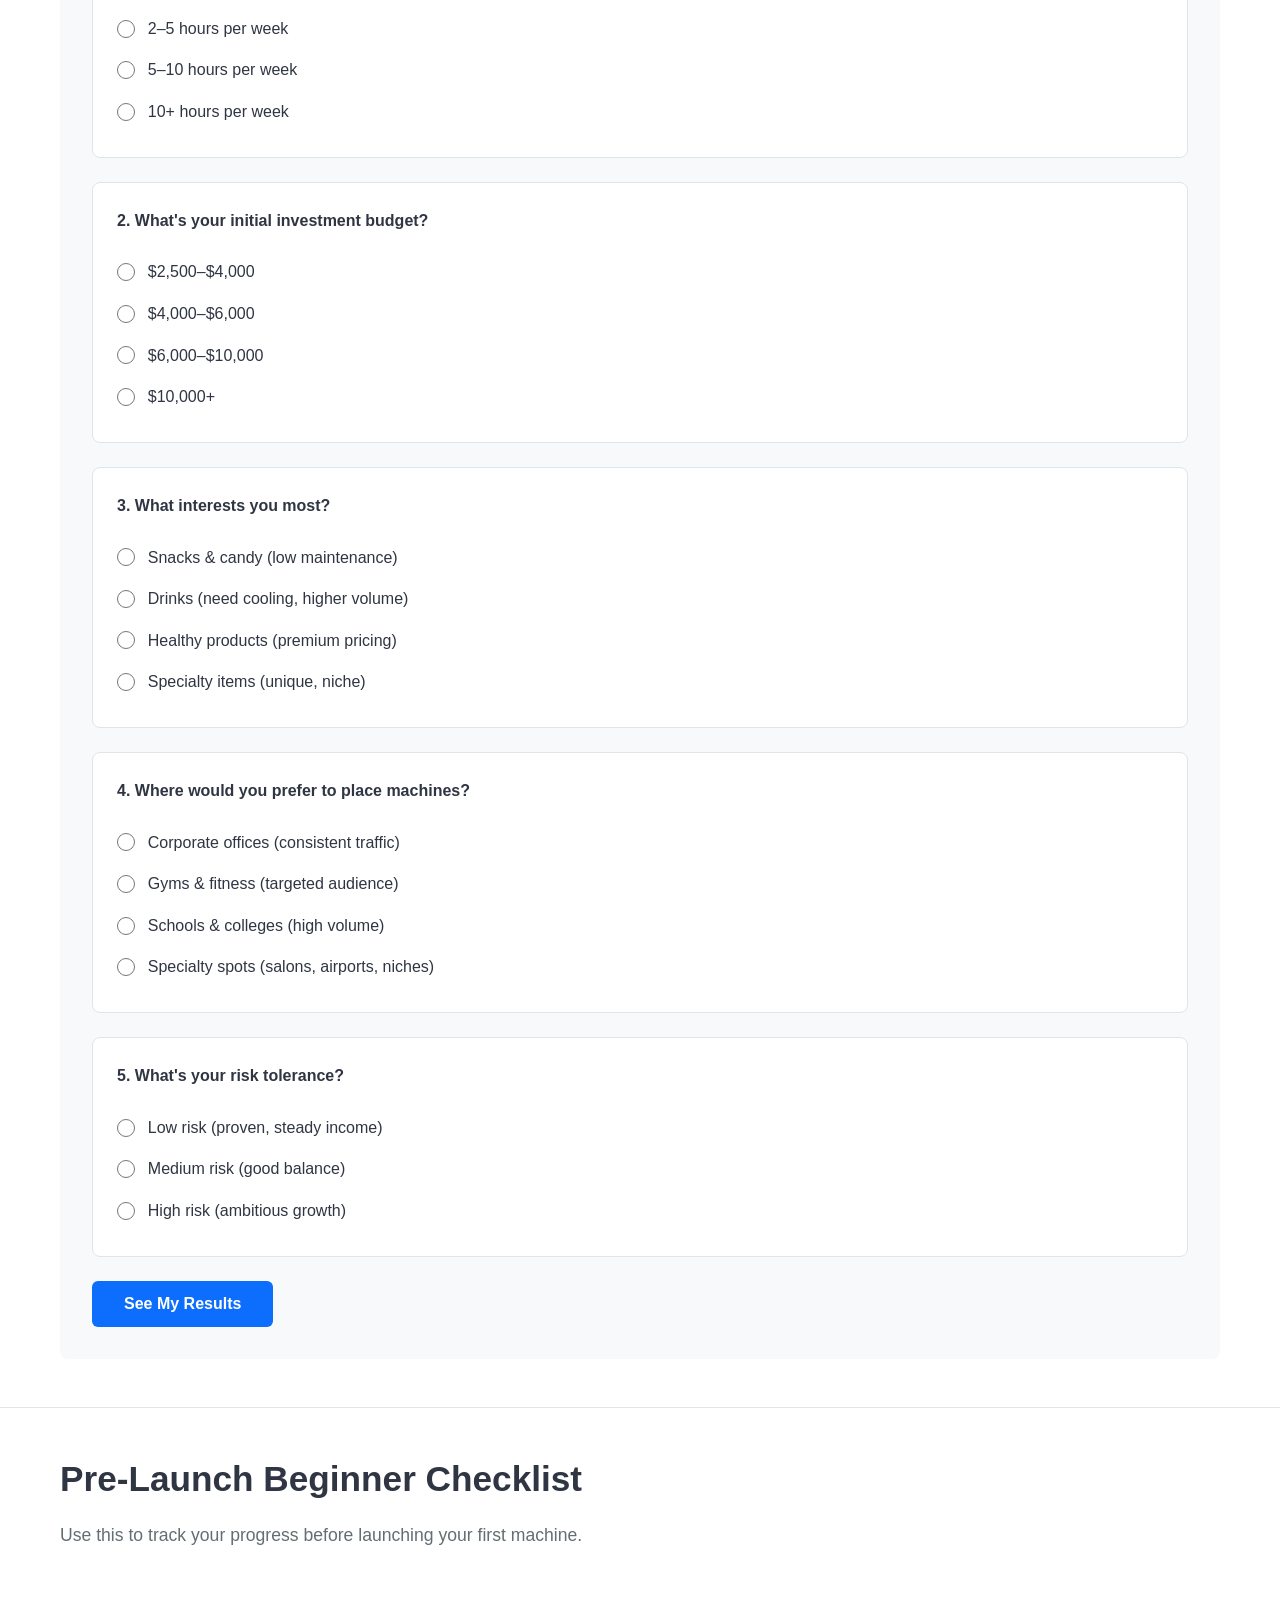
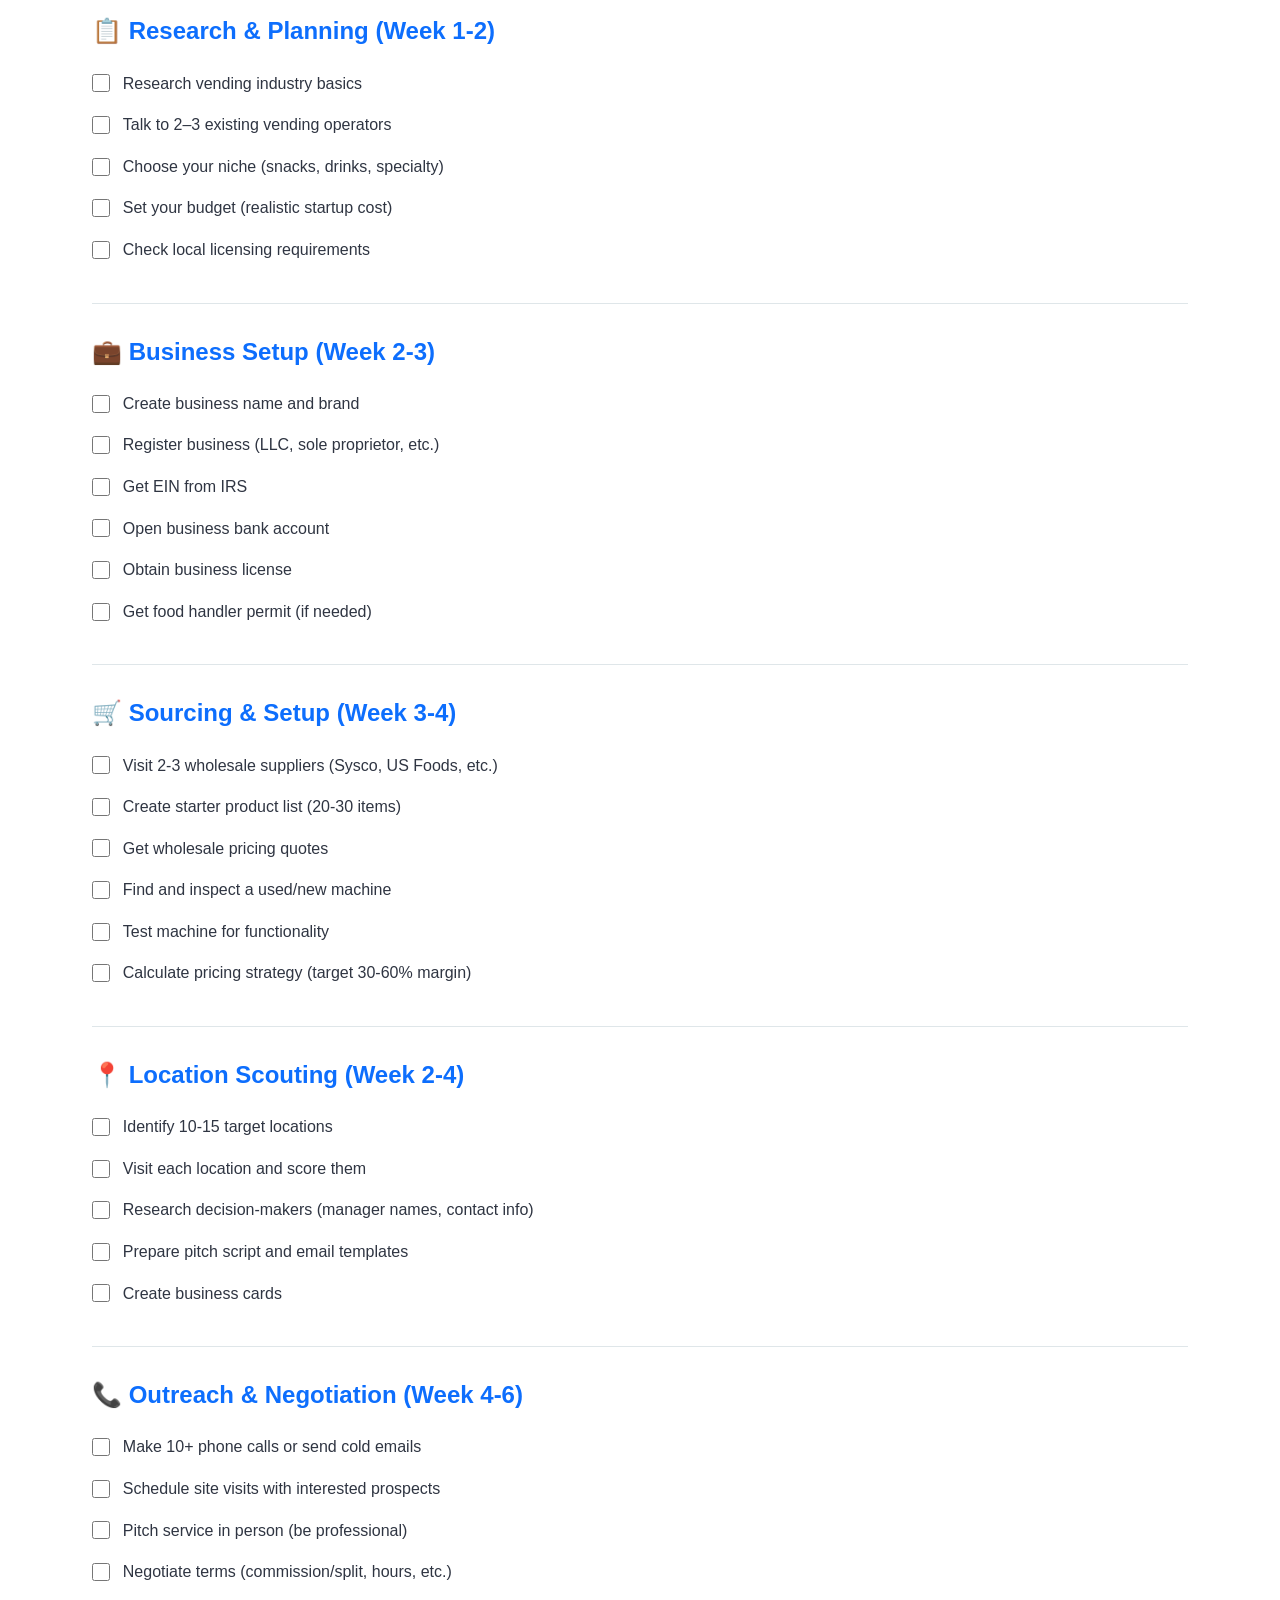
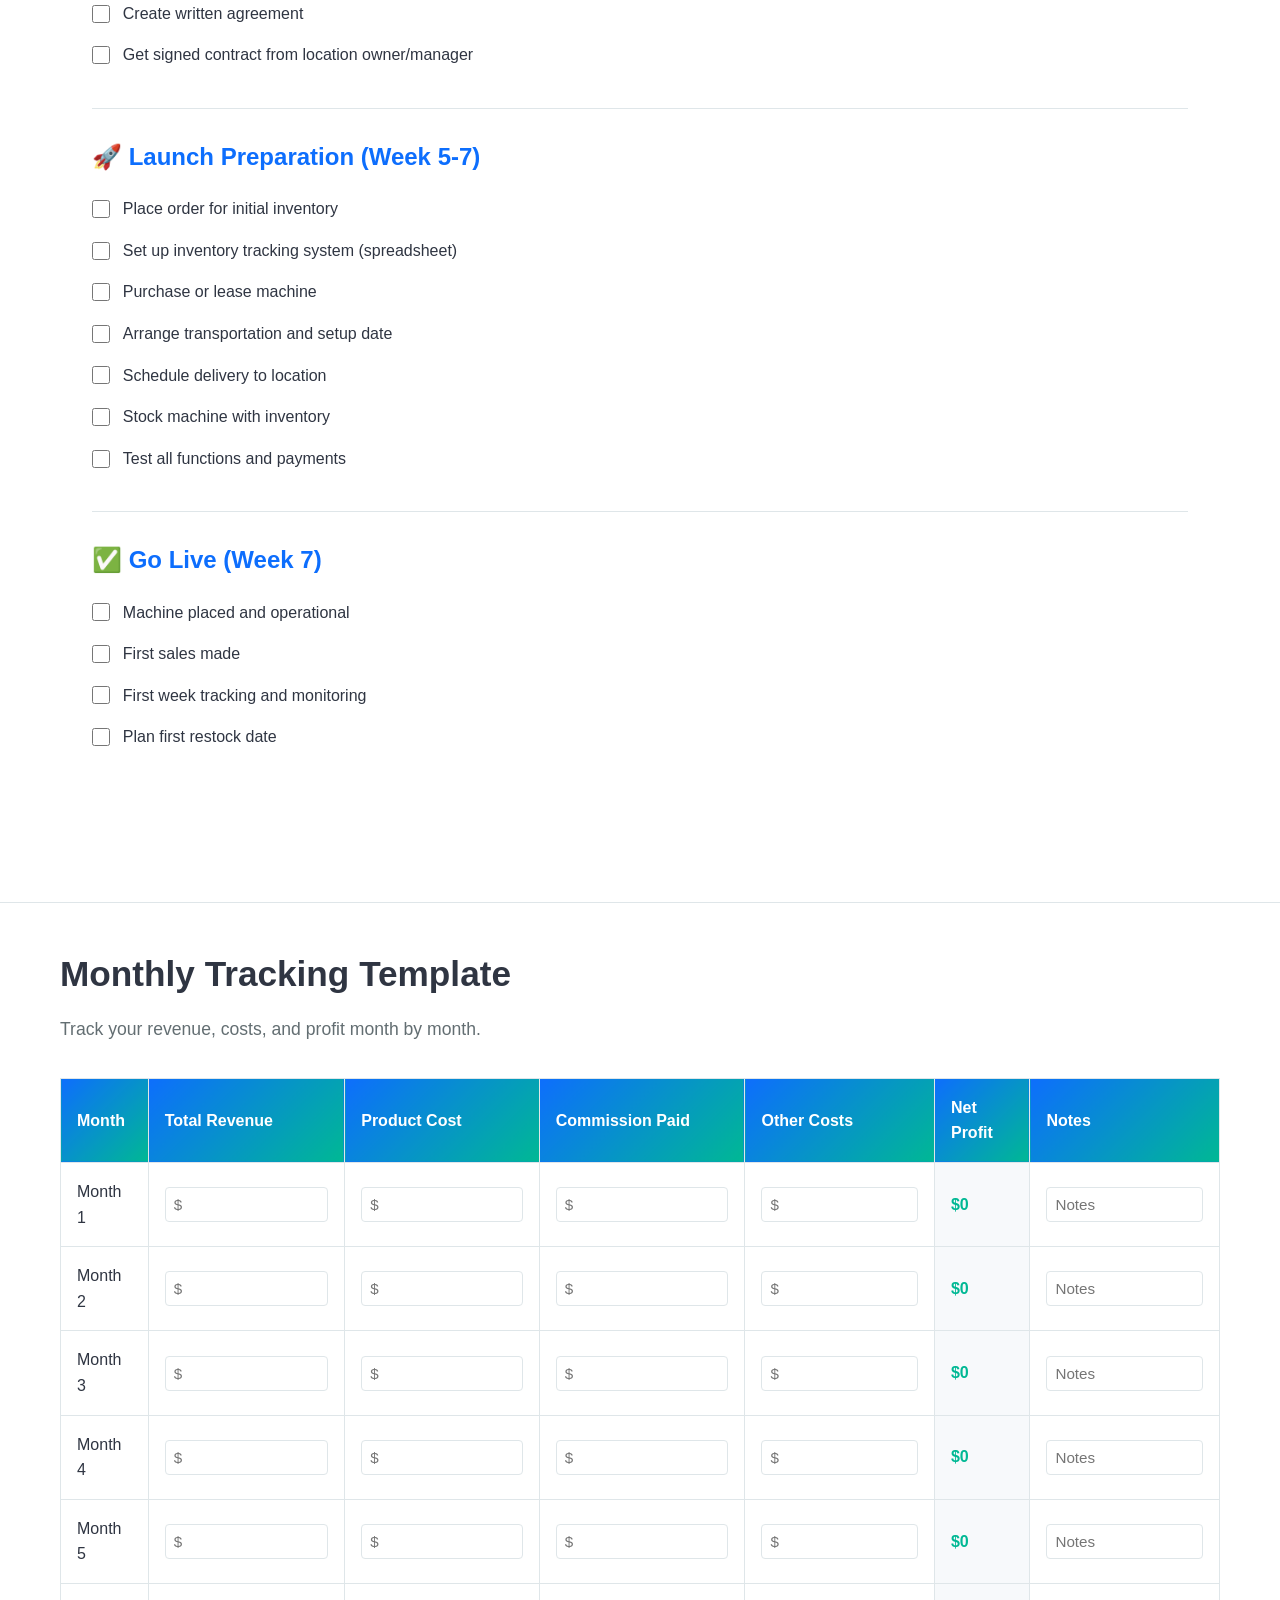
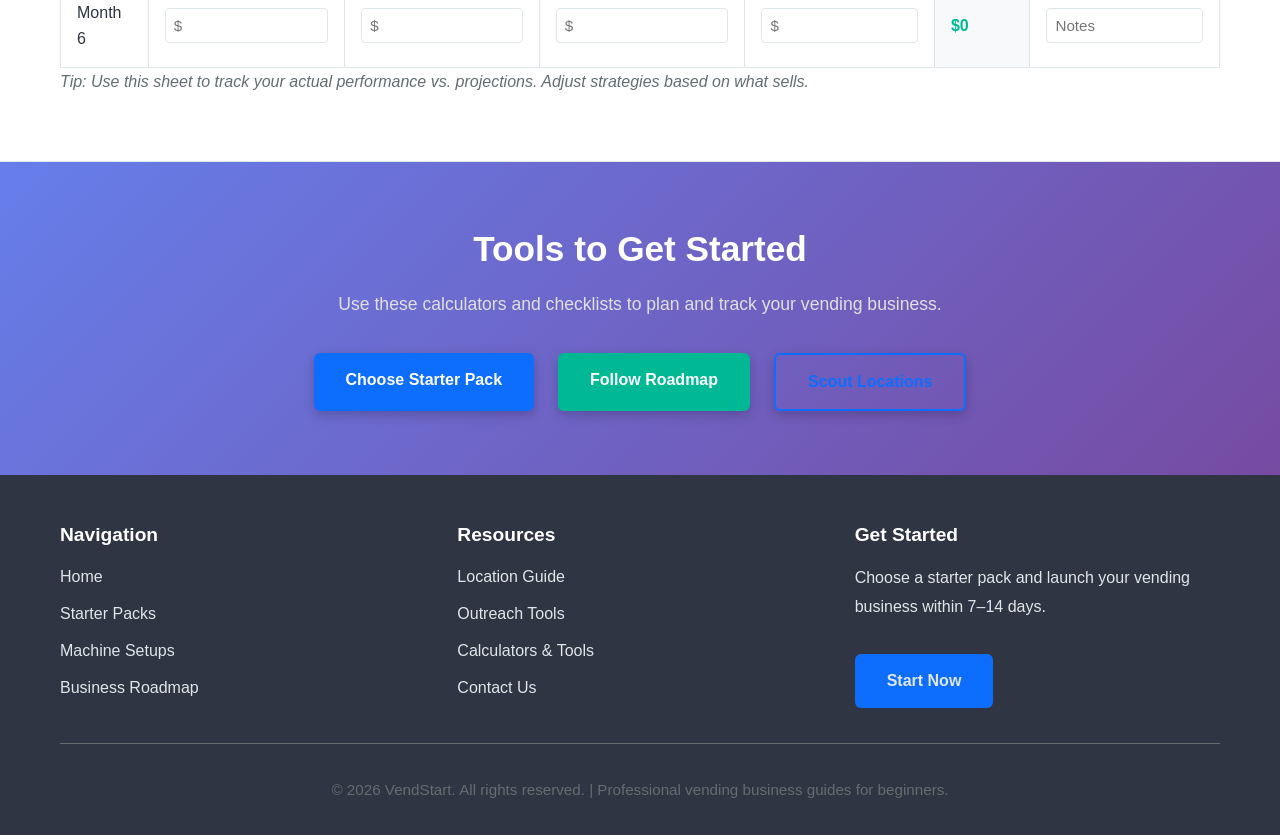
<file: tools.html>
<!DOCTYPE html>
<html lang="en">
<head>
    <meta charset="UTF-8">
    <meta name="viewport" content="width=device-width, initial-scale=1.0">
    <title>Tools & Calculators - Vending Machine Business</title>
    <link rel="stylesheet" href="css/styles.css">
</head>
<body>
    <!-- Navigation -->
    <nav class="navbar">
        <div class="container">
            <div class="logo">
                <h1>✓ VendStart</h1>
            </div>
            <ul class="nav-links">
                <li><a href="index.html">Home</a></li>
                <li><a href="starter-packs.html">Starter Packs</a></li>
                <li><a href="machine-setups.html">Machine Setups</a></li>
                <li><a href="business-roadmap.html">Roadmap</a></li>
                <li><a href="location-guide.html">Locations</a></li>
                <li><a href="outreach-tools.html">Outreach</a></li>
                <li><a href="tools.html">Tools</a></li>
                <li><a href="index.html#contact" class="cta-btn">Get Started</a></li>
            </ul>
        </div>
    </nav>

    <!-- Page Header -->
    <section class="page-header">
        <div class="container">
            <h1>Tools & Calculators</h1>
            <p>Interactive calculators, quizzes, and tracking tools to help you launch your business.</p>
        </div>
    </section>

    <!-- Cost Estimator -->
    <section class="tool-section" id="cost-estimator">
        <div class="container">
            <h2>Startup Cost Estimator</h2>
            <p class="section-subtitle">Calculate exactly how much you'll need to invest to start your vending business.</p>

            <div class="calculator-form">
                <div class="form-group">
                    <label>Machine Type:</label>
                    <select id="machineType" onchange="updateCostEstimate()">
                        <option value="">Select a machine...</option>
                        <option value="snack">Traditional Snack Machine</option>
                        <option value="drink">Drink Cooler Machine</option>
                        <option value="combo">Combo Snack & Drink</option>
                        <option value="healthy">Healthy/Specialty Machine</option>
                        <option value="compact">Compact Machine</option>
                        <option value="smart">Smart/Cashless Machine</option>
                    </select>
                </div>

                <div class="form-group">
                    <label>Number of Machines:</label>
                    <input type="number" id="machineCount" value="1" min="1" max="10" onchange="updateCostEstimate()">
                </div>

                <div class="form-group">
                    <label>New or Used Machine:</label>
                    <select id="machineCondition" onchange="updateCostEstimate()">
                        <option value="used">Used/Refurbished (Save 30-40%)</option>
                        <option value="new">New (Best Quality)</option>
                    </select>
                </div>

                <div class="form-group">
                    <label>Inventory Budget (per machine):</label>
                    <input type="number" id="inventoryBudget" value="800" min="300" max="2000" onchange="updateCostEstimate()">
                </div>

                <div class="form-group">
                    <label>Your State/Location:</label>
                    <select id="state" onchange="updateCostEstimate()">
                        <option value="">Select state...</option>
                        <option value="low">Low Licensing Cost ($50–$150)</option>
                        <option value="medium">Medium Licensing Cost ($150–$400)</option>
                        <option value="high">High Licensing Cost ($400–$800)</option>
                    </select>
                </div>

                <div id="costEstimateResult" class="calculator-result">
                    <h3>Estimated Startup Cost</h3>
                    <div class="result-items">
                        <div class="result-item">
                            <span>Machine(s):</span>
                            <span id="machinesCost">$0</span>
                        </div>
                        <div class="result-item">
                            <span>Initial Inventory:</span>
                            <span id="inventoryCost">$0</span>
                        </div>
                        <div class="result-item">
                            <span>Licensing & Permits:</span>
                            <span id="licensingCost">$0</span>
                        </div>
                        <div class="result-item">
                            <span>Insurance (optional):</span>
                            <span id="insuranceCost">$200–$400</span>
                        </div>
                        <div class="result-item highlight">
                            <span><strong>TOTAL ESTIMATE:</strong></span>
                            <span id="totalCost" style="font-weight: bold; font-size: 1.3em;">$0</span>
                        </div>
                    </div>
                </div>

                <button onclick="updateCostEstimate()" class="btn btn-primary">Calculate</button>
            </div>
        </div>
    </section>

    <!-- Profit Projection Calculator -->
    <section class="tool-section">
        <div class="container">
            <h2>Monthly Profit Projection Calculator</h2>
            <p class="section-subtitle">Estimate how much you could make with your vending machine(s).</p>

            <div class="calculator-form">
                <div class="form-group">
                    <label>Daily Revenue (estimate):</label>
                    <input type="number" id="dailyRevenue" value="30" min="5" max="500" onchange="updateProfitProjection()" step="5"> dollars/day
                </div>

                <div class="form-group">
                    <label>Product Cost (COGS %):</label>
                    <input type="number" id="productCost" value="40" min="20" max="60" onchange="updateProfitProjection()" step="5"> % of revenue
                </div>

                <div class="form-group">
                    <label>Commission/Revenue Split (%):</label>
                    <input type="number" id="commissionSplit" value="25" min="10" max="40" onchange="updateProfitProjection()" step="5"> % to location owner
                </div>

                <div class="form-group">
                    <label>Other Monthly Costs (transportation, supplies, etc.):</label>
                    <input type="number" id="otherCosts" value="50" min="0" max="500" onchange="updateProfitProjection()" step="10"> dollars
                </div>

                <div id="profitProjectionResult" class="calculator-result">
                    <h3>Monthly Profit Estimate</h3>
                    <div class="result-items">
                        <div class="result-item">
                            <span>Monthly Revenue:</span>
                            <span id="monthlyRevenue">$900</span>
                        </div>
                        <div class="result-item">
                            <span>Cost of Goods Sold (40%):</span>
                            <span id="cogs">$360</span>
                        </div>
                        <div class="result-item">
                            <span>Location Commission (25%):</span>
                            <span id="commission">$225</span>
                        </div>
                        <div class="result-item">
                            <span>Other Costs:</span>
                            <span id="displayOtherCosts">$50</span>
                        </div>
                        <div class="result-item highlight">
                            <span><strong>NET PROFIT:</strong></span>
                            <span id="netProfit" style="font-weight: bold; font-size: 1.3em;">$265</span>
                        </div>
                        <div class="result-item highlight">
                            <span><strong>Annual Profit (12 months):</strong></span>
                            <span id="annualProfit" style="font-weight: bold; font-size: 1.3em;">$3,180</span>
                        </div>
                    </div>
                </div>

                <button onclick="updateProfitProjection()" class="btn btn-primary">Calculate</button>
            </div>
        </div>
    </section>

    <!-- Product Recommendation Quiz -->
    <section class="tool-section" id="quiz">
        <div class="container">
            <h2>Product & Business Type Quiz</h2>
            <p class="section-subtitle">Answer 5 quick questions to find your ideal vending business type.</p>

            <div class="quiz-form" id="quizForm">
                <div class="quiz-question">
                    <p><strong>1. How much time can you commit per week?</strong></p>
                    <label><input type="radio" name="timeCommitment" value="1-2"> 1–2 hours per week</label>
                    <label><input type="radio" name="timeCommitment" value="2-5"> 2–5 hours per week</label>
                    <label><input type="radio" name="timeCommitment" value="5-10"> 5–10 hours per week</label>
                    <label><input type="radio" name="timeCommitment" value="10+"> 10+ hours per week</label>
                </div>

                <div class="quiz-question">
                    <p><strong>2. What's your initial investment budget?</strong></p>
                    <label><input type="radio" name="budget" value="2500"> $2,500–$4,000</label>
                    <label><input type="radio" name="budget" value="4000"> $4,000–$6,000</label>
                    <label><input type="radio" name="budget" value="6000"> $6,000–$10,000</label>
                    <label><input type="radio" name="budget" value="10000"> $10,000+</label>
                </div>

                <div class="quiz-question">
                    <p><strong>3. What interests you most?</strong></p>
                    <label><input type="radio" name="interest" value="snacks"> Snacks & candy (low maintenance)</label>
                    <label><input type="radio" name="interest" value="drinks"> Drinks (need cooling, higher volume)</label>
                    <label><input type="radio" name="interest" value="healthy"> Healthy products (premium pricing)</label>
                    <label><input type="radio" name="interest" value="specialty"> Specialty items (unique, niche)</label>
                </div>

                <div class="quiz-question">
                    <p><strong>4. Where would you prefer to place machines?</strong></p>
                    <label><input type="radio" name="location" value="offices"> Corporate offices (consistent traffic)</label>
                    <label><input type="radio" name="location" value="gyms"> Gyms & fitness (targeted audience)</label>
                    <label><input type="radio" name="location" value="schools"> Schools & colleges (high volume)</label>
                    <label><input type="radio" name="location" value="specialty"> Specialty spots (salons, airports, niches)</label>
                </div>

                <div class="quiz-question">
                    <p><strong>5. What's your risk tolerance?</strong></p>
                    <label><input type="radio" name="risk" value="low"> Low risk (proven, steady income)</label>
                    <label><input type="radio" name="risk" value="medium"> Medium risk (good balance)</label>
                    <label><input type="radio" name="risk" value="high"> High risk (ambitious growth)</label>
                </div>

                <button onclick="completeQuiz()" class="btn btn-primary">See My Results</button>
            </div>

            <div id="quizResults" class="calculator-result" style="display: none;">
                <h3>Your Ideal Vending Business Type</h3>
                <div id="quizResultContent"></div>
            </div>
        </div>
    </section>

    <!-- Beginner Checklist -->
    <section class="tool-section">
        <div class="container">
            <h2>Pre-Launch Beginner Checklist</h2>
            <p class="section-subtitle">Use this to track your progress before launching your first machine.</p>

            <div class="checklist">
                <div class="checklist-category">
                    <h3>📋 Research & Planning (Week 1-2)</h3>
                    <label><input type="checkbox"> Research vending industry basics</label>
                    <label><input type="checkbox"> Talk to 2–3 existing vending operators</label>
                    <label><input type="checkbox"> Choose your niche (snacks, drinks, specialty)</label>
                    <label><input type="checkbox"> Set your budget (realistic startup cost)</label>
                    <label><input type="checkbox"> Check local licensing requirements</label>
                </div>

                <div class="checklist-category">
                    <h3>💼 Business Setup (Week 2-3)</h3>
                    <label><input type="checkbox"> Create business name and brand</label>
                    <label><input type="checkbox"> Register business (LLC, sole proprietor, etc.)</label>
                    <label><input type="checkbox"> Get EIN from IRS</label>
                    <label><input type="checkbox"> Open business bank account</label>
                    <label><input type="checkbox"> Obtain business license</label>
                    <label><input type="checkbox"> Get food handler permit (if needed)</label>
                </div>

                <div class="checklist-category">
                    <h3>🛒 Sourcing & Setup (Week 3-4)</h3>
                    <label><input type="checkbox"> Visit 2-3 wholesale suppliers (Sysco, US Foods, etc.)</label>
                    <label><input type="checkbox"> Create starter product list (20-30 items)</label>
                    <label><input type="checkbox"> Get wholesale pricing quotes</label>
                    <label><input type="checkbox"> Find and inspect a used/new machine</label>
                    <label><input type="checkbox"> Test machine for functionality</label>
                    <label><input type="checkbox"> Calculate pricing strategy (target 30-60% margin)</label>
                </div>

                <div class="checklist-category">
                    <h3>📍 Location Scouting (Week 2-4)</h3>
                    <label><input type="checkbox"> Identify 10-15 target locations</label>
                    <label><input type="checkbox"> Visit each location and score them</label>
                    <label><input type="checkbox"> Research decision-makers (manager names, contact info)</label>
                    <label><input type="checkbox"> Prepare pitch script and email templates</label>
                    <label><input type="checkbox"> Create business cards</label>
                </div>

                <div class="checklist-category">
                    <h3>📞 Outreach & Negotiation (Week 4-6)</h3>
                    <label><input type="checkbox"> Make 10+ phone calls or send cold emails</label>
                    <label><input type="checkbox"> Schedule site visits with interested prospects</label>
                    <label><input type="checkbox"> Pitch service in person (be professional)</label>
                    <label><input type="checkbox"> Negotiate terms (commission/split, hours, etc.)</label>
                    <label><input type="checkbox"> Create written agreement</label>
                    <label><input type="checkbox"> Get signed contract from location owner/manager</label>
                </div>

                <div class="checklist-category">
                    <h3>🚀 Launch Preparation (Week 5-7)</h3>
                    <label><input type="checkbox"> Place order for initial inventory</label>
                    <label><input type="checkbox"> Set up inventory tracking system (spreadsheet)</label>
                    <label><input type="checkbox"> Purchase or lease machine</label>
                    <label><input type="checkbox"> Arrange transportation and setup date</label>
                    <label><input type="checkbox"> Schedule delivery to location</label>
                    <label><input type="checkbox"> Stock machine with inventory</label>
                    <label><input type="checkbox"> Test all functions and payments</label>
                </div>

                <div class="checklist-category">
                    <h3>✅ Go Live (Week 7)</h3>
                    <label><input type="checkbox"> Machine placed and operational</label>
                    <label><input type="checkbox"> First sales made</label>
                    <label><input type="checkbox"> First week tracking and monitoring</label>
                    <label><input type="checkbox"> Plan first restock date</label>
                </div>
            </div>
        </div>
    </section>

    <!-- Monthly Tracking Sheet -->
    <section class="tool-section">
        <div class="container">
            <h2>Monthly Tracking Template</h2>
            <p class="section-subtitle">Track your revenue, costs, and profit month by month.</p>

            <table class="tracking-table">
                <thead>
                    <tr>
                        <th>Month</th>
                        <th>Total Revenue</th>
                        <th>Product Cost</th>
                        <th>Commission Paid</th>
                        <th>Other Costs</th>
                        <th>Net Profit</th>
                        <th>Notes</th>
                    </tr>
                </thead>
                <tbody>
                    <tr>
                        <td>Month 1</td>
                        <td><input type="number" placeholder="$" class="table-input"></td>
                        <td><input type="number" placeholder="$" class="table-input"></td>
                        <td><input type="number" placeholder="$" class="table-input"></td>
                        <td><input type="number" placeholder="$" class="table-input"></td>
                        <td class="result-cell">$0</td>
                        <td><input type="text" placeholder="Notes" class="table-input-text"></td>
                    </tr>
                    <tr>
                        <td>Month 2</td>
                        <td><input type="number" placeholder="$" class="table-input"></td>
                        <td><input type="number" placeholder="$" class="table-input"></td>
                        <td><input type="number" placeholder="$" class="table-input"></td>
                        <td><input type="number" placeholder="$" class="table-input"></td>
                        <td class="result-cell">$0</td>
                        <td><input type="text" placeholder="Notes" class="table-input-text"></td>
                    </tr>
                    <tr>
                        <td>Month 3</td>
                        <td><input type="number" placeholder="$" class="table-input"></td>
                        <td><input type="number" placeholder="$" class="table-input"></td>
                        <td><input type="number" placeholder="$" class="table-input"></td>
                        <td><input type="number" placeholder="$" class="table-input"></td>
                        <td class="result-cell">$0</td>
                        <td><input type="text" placeholder="Notes" class="table-input-text"></td>
                    </tr>
                    <tr>
                        <td>Month 4</td>
                        <td><input type="number" placeholder="$" class="table-input"></td>
                        <td><input type="number" placeholder="$" class="table-input"></td>
                        <td><input type="number" placeholder="$" class="table-input"></td>
                        <td><input type="number" placeholder="$" class="table-input"></td>
                        <td class="result-cell">$0</td>
                        <td><input type="text" placeholder="Notes" class="table-input-text"></td>
                    </tr>
                    <tr>
                        <td>Month 5</td>
                        <td><input type="number" placeholder="$" class="table-input"></td>
                        <td><input type="number" placeholder="$" class="table-input"></td>
                        <td><input type="number" placeholder="$" class="table-input"></td>
                        <td><input type="number" placeholder="$" class="table-input"></td>
                        <td class="result-cell">$0</td>
                        <td><input type="text" placeholder="Notes" class="table-input-text"></td>
                    </tr>
                    <tr>
                        <td>Month 6</td>
                        <td><input type="number" placeholder="$" class="table-input"></td>
                        <td><input type="number" placeholder="$" class="table-input"></td>
                        <td><input type="number" placeholder="$" class="table-input"></td>
                        <td><input type="number" placeholder="$" class="table-input"></td>
                        <td class="result-cell">$0</td>
                        <td><input type="text" placeholder="Notes" class="table-input-text"></td>
                    </tr>
                </tbody>
            </table>

            <p><em>Tip: Use this sheet to track your actual performance vs. projections. Adjust strategies based on what sells.</em></p>
        </div>
    </section>

    <!-- CTA -->
    <section class="section-cta">
        <div class="container">
            <h2>Tools to Get Started</h2>
            <p>Use these calculators and checklists to plan and track your vending business.</p>
            <div class="cta-buttons">
                <a href="starter-packs.html" class="btn btn-primary">Choose Starter Pack</a>
                <a href="business-roadmap.html" class="btn btn-secondary">Follow Roadmap</a>
                <a href="location-guide.html" class="btn btn-outline">Scout Locations</a>
            </div>
        </div>
    </section>

    <!-- Footer -->
    <footer class="footer">
        <div class="container">
            <div class="footer-grid">
                <div class="footer-section">
                    <h4>Navigation</h4>
                    <ul>
                        <li><a href="index.html">Home</a></li>
                        <li><a href="starter-packs.html">Starter Packs</a></li>
                        <li><a href="machine-setups.html">Machine Setups</a></li>
                        <li><a href="business-roadmap.html">Business Roadmap</a></li>
                    </ul>
                </div>
                <div class="footer-section">
                    <h4>Resources</h4>
                    <ul>
                        <li><a href="location-guide.html">Location Guide</a></li>
                        <li><a href="outreach-tools.html">Outreach Tools</a></li>
                        <li><a href="tools.html">Calculators & Tools</a></li>
                        <li><a href="#">Contact Us</a></li>
                    </ul>
                </div>
                <div class="footer-section">
                    <h4>Get Started</h4>
                    <p>Choose a starter pack and launch your vending business within 7–14 days.</p>
                    <a href="starter-packs.html" class="btn btn-primary">Start Now</a>
                </div>
            </div>
            <div class="footer-bottom">
                <p>&copy; 2026 VendStart. All rights reserved. | Professional vending business guides for beginners.</p>
            </div>
        </div>
    </footer>

    <script src="js/app.js"></script>
</body>
</html>
</file>
<file: css/styles.css>
/* ===== GLOBAL STYLES ===== */
* {
    margin: 0;
    padding: 0;
    box-sizing: border-box;
}

:root {
    --primary-blue: #0D6EFD;
    --secondary-green: #00B894;
    --accent-yellow: #FFB142;
    --bg-light: #F7F9FB;
    --text-dark: #2F3542;
    --text-light: #636E72;
    --border-light: #DFE6E9;
    --success: #27AE60;
    --danger: #E74C3C;
    --warning: #F39C12;
}

html {
    scroll-behavior: smooth;
}

body {
    font-family: 'Inter', -apple-system, BlinkMacSystemFont, 'Segoe UI', sans-serif;
    font-size: 16px;
    line-height: 1.6;
    color: var(--text-dark);
    background-color: #FFFFFF;
}

.container {
    max-width: 1200px;
    margin: 0 auto;
    padding: 0 20px;
}

/* ===== TYPOGRAPHY ===== */
h1, h2, h3, h4, h5, h6 {
    font-family: 'Montserrat', sans-serif;
    font-weight: 600;
    line-height: 1.3;
    margin-bottom: 0.5em;
}

h1 { font-size: 3em; color: var(--primary-blue); }
h2 { font-size: 2.2em; color: var(--text-dark); }
h3 { font-size: 1.5em; color: var(--text-dark); }
h4 { font-size: 1.2em; color: var(--text-dark); }

p {
    margin-bottom: 1em;
    color: var(--text-light);
    line-height: 1.8;
}

a {
    color: var(--primary-blue);
    text-decoration: none;
    transition: color 0.3s ease;
}

a:hover {
    color: var(--secondary-green);
}

/* ===== NAVIGATION ===== */
.navbar {
    background-color: #FFFFFF;
    border-bottom: 1px solid var(--border-light);
    padding: 1rem 0;
    position: sticky;
    top: 0;
    z-index: 100;
    box-shadow: 0 2px 4px rgba(0, 0, 0, 0.05);
}

.navbar .container {
    display: flex;
    justify-content: space-between;
    align-items: center;
}

.logo h1 {
    font-size: 1.8em;
    margin: 0;
}

.nav-links {
    display: flex;
    list-style: none;
    gap: 2rem;
    align-items: center;
}

.nav-links a {
    color: var(--text-dark);
    font-weight: 500;
    transition: color 0.3s ease;
}

.nav-links a:hover {
    color: var(--primary-blue);
}

.nav-links .cta-btn {
    background-color: var(--primary-blue);
    color: white !important;
    padding: 0.7rem 1.5rem;
    border-radius: 6px;
    transition: background-color 0.3s ease;
}

.nav-links .cta-btn:hover {
    background-color: var(--secondary-green);
}

/* ===== BUTTONS ===== */
.btn {
    display: inline-block;
    padding: 0.9rem 2rem;
    border-radius: 6px;
    font-weight: 600;
    text-align: center;
    cursor: pointer;
    border: none;
    transition: all 0.3s ease;
    font-size: 1rem;
    text-decoration: none;
}

.btn-primary {
    background-color: var(--primary-blue);
    color: white;
}

.btn-primary:hover {
    background-color: #0A5FE8;
    transform: translateY(-2px);
    box-shadow: 0 8px 16px rgba(13, 110, 253, 0.3);
}

.btn-secondary {
    background-color: var(--secondary-green);
    color: white;
}

.btn-secondary:hover {
    background-color: #009874;
    transform: translateY(-2px);
    box-shadow: 0 8px 16px rgba(0, 184, 148, 0.3);
}

.btn-outline {
    border: 2px solid var(--primary-blue);
    color: var(--primary-blue);
    background-color: transparent;
}

.btn-outline:hover {
    background-color: var(--primary-blue);
    color: white;
}

.btn-sm {
    padding: 0.6rem 1.2rem;
    font-size: 0.9rem;
}

.btn-large {
    padding: 1.1rem 2.5rem;
    font-size: 1.1rem;
}

/* ===== HERO SECTION ===== */
.hero {
    background: linear-gradient(135deg, #667eea 0%, #764ba2 100%);
    color: white;
    padding: 6rem 0;
    text-align: center;
}

.hero-content h1 {
    color: white;
    font-size: 2.8em;
    margin-bottom: 1rem;
}

.hero-content p {
    color: #E0E0E0;
    font-size: 1.3em;
    margin-bottom: 2rem;
    max-width: 600px;
    margin-left: auto;
    margin-right: auto;
}

.cta-group {
    display: flex;
    gap: 1rem;
    justify-content: center;
    flex-wrap: wrap;
    margin-bottom: 3rem;
}

.cta-group .btn {
    box-shadow: 0 4px 12px rgba(0, 0, 0, 0.15);
}

.stats {
    display: grid;
    grid-template-columns: repeat(auto-fit, minmax(150px, 1fr));
    gap: 2rem;
    margin-top: 3rem;
    max-width: 600px;
    margin-left: auto;
    margin-right: auto;
}

.stat {
    background-color: rgba(255, 255, 255, 0.15);
    padding: 1.5rem;
    border-radius: 8px;
    backdrop-filter: blur(10px);
}

.stat-value {
    font-size: 2em;
    font-weight: 700;
    color: var(--accent-yellow);
}

.stat-label {
    font-size: 0.9em;
    color: #E0E0E0;
    margin-top: 0.5rem;
}

/* ===== SECTIONS ===== */
section {
    padding: 4rem 0;
}

.page-header {
    background: linear-gradient(135deg, #667eea 0%, #764ba2 100%);
    color: white;
    padding: 3rem 0;
    text-align: center;
    margin-bottom: 2rem;
}

.page-header h1 {
    color: white;
    margin-bottom: 0.5rem;
}

.page-header p {
    color: #E0E0E0;
    font-size: 1.1em;
}

.section-subtitle {
    color: var(--text-light);
    font-size: 1.1em;
    margin-bottom: 2rem;
}

/* ===== GRIDS & CARDS ===== */
.action-grid {
    display: grid;
    grid-template-columns: repeat(auto-fit, minmax(250px, 1fr));
    gap: 2rem;
    margin-top: 2rem;
}

.action-card, .pack-card, .reason-card, .location-card, .pack-preview-grid {
    background: white;
    border-radius: 8px;
    padding: 2rem;
    border: 1px solid var(--border-light);
    transition: all 0.3s ease;
}

.action-card:hover, .pack-card:hover, .reason-card:hover {
    transform: translateY(-8px);
    box-shadow: 0 12px 24px rgba(0, 0, 0, 0.1);
    border-color: var(--primary-blue);
}

.card-icon {
    font-size: 2.5em;
    margin-bottom: 1rem;
}

.action-card h3 {
    margin-bottom: 0.5rem;
}

.pack-preview-grid {
    display: grid;
    grid-template-columns: repeat(auto-fit, minmax(200px, 1fr));
    gap: 1.5rem;
    margin-top: 2rem;
}

.pack-preview-grid .pack-card {
    padding: 1.5rem;
    text-align: center;
}

.pack-icon-large, .pack-icon {
    font-size: 3em;
    margin-bottom: 1rem;
}

/* ===== GRIDS ===== */
.reasons-grid, .testimonial-grid {
    display: grid;
    grid-template-columns: repeat(auto-fit, minmax(300px, 1fr));
    gap: 2rem;
    margin-top: 2rem;
}

.reason-card, .testimonial {
    background: white;
    padding: 2rem;
    border-radius: 8px;
    border: 1px solid var(--border-light);
}

.reason-card h3 {
    color: var(--secondary-green);
    margin-bottom: 0.5rem;
}

.testimonial {
    border-left: 4px solid var(--primary-blue);
}

.testimonial-text {
    margin-bottom: 1.5rem;
    font-style: italic;
    color: var(--text-light);
}

.testimonial-author {
    display: flex;
    flex-direction: column;
}

.testimonial-author strong {
    color: var(--text-dark);
}

.testimonial-author span {
    color: var(--text-light);
    font-size: 0.9em;
}

/* ===== STEPS ===== */
.steps {
    display: grid;
    grid-template-columns: repeat(auto-fit, minmax(200px, 1fr));
    gap: 2rem;
    margin-top: 2rem;
}

.step {
    background: linear-gradient(135deg, var(--primary-blue) 0%, var(--secondary-green) 100%);
    color: white;
    padding: 2rem;
    border-radius: 8px;
    text-align: center;
}

.step-number {
    font-size: 3em;
    font-weight: 700;
    margin-bottom: 1rem;
    opacity: 0.8;
}

.step h3 {
    color: white;
    margin-bottom: 0.5rem;
}

.step p {
    color: #E0E0E0;
    margin: 0;
}

/* ===== FAQ ===== */
.faq-preview {
    background-color: var(--bg-light);
    padding: 4rem 0;
}

.faq-grid {
    display: grid;
    grid-template-columns: repeat(auto-fit, minmax(300px, 1fr));
    gap: 2rem;
    margin-top: 2rem;
}

.faq-item {
    background: white;
    border-radius: 8px;
    overflow: hidden;
    border: 1px solid var(--border-light);
}

.faq-toggle {
    width: 100%;
    text-align: left;
    padding: 1.5rem;
    background-color: white;
    border: none;
    cursor: pointer;
    font-size: 1em;
    display: flex;
    justify-content: space-between;
    align-items: center;
    transition: background-color 0.3s ease;
}

.faq-toggle:hover {
    background-color: var(--bg-light);
}

.faq-toggle h3 {
    margin: 0;
    font-size: 1.1em;
}

.faq-toggle span {
    font-size: 1.5em;
    color: var(--primary-blue);
}

.faq-answer {
    padding: 0 1.5rem 1.5rem;
    background-color: var(--bg-light);
    display: none;
}

.faq-answer.active {
    display: block;
}

/* ===== PRODUCT LISTS & FEATURES ===== */
.product-list, .feature-list, .month-tasks, .pros-cons-list {
    list-style: none;
    padding-left: 0;
}

.product-list li, .feature-list li, .month-tasks li, .pros-cons-list li {
    padding: 0.5rem 0;
    padding-left: 1.5rem;
    position: relative;
}

.product-list li:before, .feature-list li:before, .month-tasks li:before {
    content: "✓";
    position: absolute;
    left: 0;
    color: var(--secondary-green);
    font-weight: 700;
}

.pros-cons-list li:before {
    content: "•";
    position: absolute;
    left: 0;
    color: var(--primary-blue);
}

/* ===== PACKS & SETUPS ===== */
.starter-packs, .machine-setups, .location-types {
    padding: 2rem 0;
}

.pack, .setup, .location-card {
    background: white;
    border: 1px solid var(--border-light);
    border-radius: 8px;
    margin-bottom: 3rem;
    padding: 2rem;
}

.pack-header, .setup-header {
    padding-bottom: 1.5rem;
    border-bottom: 2px solid var(--accent-yellow);
    margin-bottom: 2rem;
}

.pack-price {
    color: var(--secondary-green);
    font-size: 1.3em;
    font-weight: 700;
    margin: 0.5rem 0 0 0;
}

.pack-section, .setup-section {
    margin-bottom: 1.5rem;
}

.pack-section h3, .setup-section h3 {
    color: var(--primary-blue);
    margin-bottom: 0.5rem;
}

.pack-section.highlight, .setup-section.highlight {
    background-color: var(--bg-light);
    padding: 1.5rem;
    border-left: 4px solid var(--secondary-green);
    border-radius: 4px;
}

.pack-section.highlight.danger {
    border-left-color: var(--danger);
}

/* ===== COMPARISON TABLE ===== */
.comparison-table {
    width: 100%;
    border-collapse: collapse;
    margin-top: 2rem;
    box-shadow: 0 4px 12px rgba(0, 0, 0, 0.1);
    border-radius: 8px;
    overflow: hidden;
}

.comparison-table thead {
    background: linear-gradient(135deg, var(--primary-blue) 0%, var(--secondary-green) 100%);
    color: white;
}

.comparison-table th {
    padding: 1.2rem;
    text-align: left;
    font-weight: 600;
}

.comparison-table td {
    padding: 1rem 1.2rem;
    border-bottom: 1px solid var(--border-light);
}

.comparison-table tbody tr:hover {
    background-color: var(--bg-light);
}

.comparison-table tbody tr:last-child td {
    border-bottom: none;
}

/* ===== STEPS GUIDE ===== */
.steps-list {
    margin-top: 2rem;
}

.step-guide {
    display: flex;
    gap: 2rem;
    margin-bottom: 2rem;
    padding: 1.5rem;
    background: white;
    border-radius: 8px;
    border-left: 4px solid var(--primary-blue);
}

.step-num {
    display: flex;
    align-items: center;
    justify-content: center;
    width: 50px;
    height: 50px;
    background: linear-gradient(135deg, var(--primary-blue) 0%, var(--secondary-green) 100%);
    color: white;
    border-radius: 50%;
    font-weight: 700;
    font-size: 1.3em;
    flex-shrink: 0;
}

.step-content h3 {
    margin-top: 0;
}

/* ===== ROADMAP TIMELINE ===== */
.roadmap-timeline {
    margin-top: 2rem;
}

.roadmap-month {
    background: white;
    border-radius: 8px;
    margin-bottom: 2rem;
    border: 1px solid var(--border-light);
    overflow: hidden;
}

.month-header {
    background: linear-gradient(135deg, var(--primary-blue) 0%, var(--secondary-green) 100%);
    color: white;
    padding: 1.5rem;
}

.month-header h3 {
    color: white;
    margin: 0;
}

.month-content {
    padding: 1.5rem;
}

.month-outcome {
    margin-top: 1rem;
    padding: 1rem;
    background-color: var(--bg-light);
    border-left: 4px solid var(--accent-yellow);
    border-radius: 4px;
    margin-bottom: 0;
}

/* ===== LOCATION CRITERIA ===== */
.criteria-list, .benefits-list {
    margin-top: 2rem;
}

.criteria-item, .benefit-item {
    background: white;
    padding: 1.5rem;
    margin-bottom: 1.5rem;
    border-radius: 8px;
    border: 1px solid var(--border-light);
}

.criteria-item h3, .benefit-item h3 {
    color: var(--primary-blue);
    margin-bottom: 1rem;
}

.criteria-item ul, .benefit-item ul {
    list-style: none;
    padding-left: 0;
}

.criteria-item li, .benefit-item li {
    padding: 0.5rem 0;
}

/* ===== TOOLS & CALCULATORS ===== */
.tool-section {
    background: white;
    padding: 3rem 0;
    border-bottom: 1px solid var(--border-light);
}

.calculator-form {
    background: var(--bg-light);
    padding: 2rem;
    border-radius: 8px;
    margin-top: 2rem;
}

.form-group {
    margin-bottom: 1.5rem;
}

.form-group label {
    display: block;
    margin-bottom: 0.5rem;
    font-weight: 600;
    color: var(--text-dark);
}

.form-group input, .form-group select {
    width: 100%;
    padding: 0.8rem;
    border: 1px solid var(--border-light);
    border-radius: 6px;
    font-size: 1rem;
    font-family: inherit;
    transition: border-color 0.3s ease;
}

.form-group input:focus, .form-group select:focus {
    outline: none;
    border-color: var(--primary-blue);
    box-shadow: 0 0 0 3px rgba(13, 110, 253, 0.1);
}

.calculator-result {
    background: white;
    padding: 2rem;
    border-radius: 8px;
    margin-top: 1.5rem;
    border: 2px solid var(--primary-blue);
}

.result-items {
    margin-top: 1rem;
}

.result-item {
    display: flex;
    justify-content: space-between;
    padding: 0.8rem 0;
    border-bottom: 1px solid var(--border-light);
}

.result-item:last-child {
    border-bottom: none;
}

.result-item.highlight {
    background-color: var(--bg-light);
    padding: 1rem;
    border-radius: 4px;
    border: none;
    margin-top: 0.5rem;
}

/* ===== QUIZ ===== */
.quiz-form {
    background: var(--bg-light);
    padding: 2rem;
    border-radius: 8px;
    margin-top: 2rem;
}

.quiz-question {
    background: white;
    padding: 1.5rem;
    margin-bottom: 1.5rem;
    border-radius: 8px;
    border: 1px solid var(--border-light);
}

.quiz-question p {
    margin-bottom: 1rem;
    color: var(--text-dark);
}

.quiz-question label {
    display: flex;
    align-items: center;
    padding: 0.5rem 0;
    cursor: pointer;
}

.quiz-question input[type="radio"] {
    margin-right: 0.8rem;
    width: 18px;
    height: 18px;
    cursor: pointer;
}

/* ===== CHECKLIST ===== */
.checklist {
    background: white;
    padding: 2rem;
    border-radius: 8px;
    margin-top: 2rem;
}

.checklist-category {
    margin-bottom: 2rem;
    padding-bottom: 2rem;
    border-bottom: 1px solid var(--border-light);
}

.checklist-category:last-child {
    border-bottom: none;
}

.checklist-category h3 {
    color: var(--primary-blue);
    margin-bottom: 1rem;
}

.checklist label {
    display: flex;
    align-items: center;
    padding: 0.5rem 0;
    cursor: pointer;
}

.checklist input[type="checkbox"] {
    margin-right: 0.8rem;
    width: 18px;
    height: 18px;
    cursor: pointer;
}

/* ===== TRACKING TABLE ===== */
.tracking-table {
    width: 100%;
    margin-top: 1.5rem;
    border-collapse: collapse;
}

.tracking-table th, .tracking-table td {
    padding: 1rem;
    text-align: left;
    border: 1px solid var(--border-light);
}

.tracking-table th {
    background: linear-gradient(135deg, var(--primary-blue) 0%, var(--secondary-green) 100%);
    color: white;
    font-weight: 600;
}

.tracking-table tbody tr:hover {
    background-color: var(--bg-light);
}

.table-input, .table-input-text {
    width: 100%;
    padding: 0.5rem;
    border: 1px solid var(--border-light);
    border-radius: 4px;
    font-family: inherit;
    font-size: 0.95rem;
}

.table-input:focus, .table-input-text:focus {
    outline: none;
    border-color: var(--primary-blue);
}

.result-cell {
    background-color: var(--bg-light);
    font-weight: 600;
    color: var(--secondary-green);
}

/* ===== SECTION CTA ===== */
.section-cta {
    background: linear-gradient(135deg, #667eea 0%, #764ba2 100%);
    color: white;
    padding: 4rem 0;
    text-align: center;
}

.section-cta h2 {
    color: white;
}

.section-cta p {
    color: #E0E0E0;
    font-size: 1.1em;
    margin-bottom: 2rem;
}

.cta-buttons {
    display: flex;
    gap: 1.5rem;
    justify-content: center;
    flex-wrap: wrap;
}

.cta-buttons .btn {
    box-shadow: 0 4px 12px rgba(0, 0, 0, 0.2);
}

.center {
    text-align: center;
    margin-top: 2rem;
}

/* ===== FOOTER ===== */
.footer {
    background-color: #2F3542;
    color: #FFFFFF;
    padding: 3rem 0 1rem;
}

.footer-grid {
    display: grid;
    grid-template-columns: repeat(auto-fit, minmax(250px, 1fr));
    gap: 2rem;
    margin-bottom: 2rem;
}

.footer-section h4 {
    color: white;
    margin-bottom: 1rem;
}

.footer-section ul {
    list-style: none;
}

.footer-section ul li {
    margin-bottom: 0.7rem;
}

.footer-section a {
    color: #DFE6E9;
    transition: color 0.3s ease;
}

.footer-section a:hover {
    color: white;
}

.footer-section p {
    color: #DFE6E9;
    margin-bottom: 1rem;
}

.footer-bottom {
    padding-top: 2rem;
    border-top: 1px solid #636E72;
    text-align: center;
    color: #BDC3C7;
    font-size: 0.95em;
}

.footer .btn {
    margin-top: 1rem;
}

/* ===== RESPONSIVE ===== */
@media (max-width: 768px) {
    h1 { font-size: 2em; }
    h2 { font-size: 1.6em; }
    h3 { font-size: 1.3em; }

    .navbar .container {
        flex-wrap: wrap;
        gap: 1rem;
    }

    .nav-links {
        gap: 1rem;
        font-size: 0.9em;
    }

    .hero-content h1 {
        font-size: 2em;
    }

    .hero-content p {
        font-size: 1.1em;
    }

    .cta-group {
        flex-direction: column;
    }

    .cta-group .btn {
        width: 100%;
    }

    .action-grid, .reasons-grid, .testimonial-grid, .pack-preview-grid {
        grid-template-columns: 1fr;
    }

    .steps {
        grid-template-columns: 1fr;
    }

    .step-guide {
        flex-direction: column;
        gap: 1rem;
    }

    .comparison-table {
        font-size: 0.9em;
    }

    .comparison-table th, .comparison-table td {
        padding: 0.7rem;
    }

    .cta-buttons {
        flex-direction: column;
    }

    .cta-buttons .btn {
        width: 100%;
    }

    .faq-grid {
        grid-template-columns: 1fr;
    }

    .criteria-list, .benefits-list {
        margin-top: 1rem;
    }

    .criteria-item, .benefit-item {
        margin-bottom: 1rem;
    }

    .scorecard-table {
        font-size: 0.9em;
    }

    .scorecard-table input {
        padding: 0.4rem;
        font-size: 0.9em;
    }
}

@media (max-width: 480px) {
    .container {
        padding: 0 15px;
    }

    h1 { font-size: 1.5em; }
    h2 { font-size: 1.3em; }
    h3 { font-size: 1.1em; }

    section {
        padding: 2rem 0;
    }

    .navbar {
        padding: 0.7rem 0;
    }

    .logo h1 {
        font-size: 1.3em;
    }

    .nav-links {
        gap: 0.7rem;
        font-size: 0.8em;
    }

    .hero {
        padding: 3rem 0;
    }

    .stats {
        grid-template-columns: 1fr;
        gap: 1rem;
    }

    .btn {
        padding: 0.7rem 1.5rem;
        font-size: 0.95rem;
    }

    .pack, .setup {
        padding: 1rem;
        margin-bottom: 1.5rem;
    }

    .footer-grid {
        gap: 1rem;
    }
}
</file>
